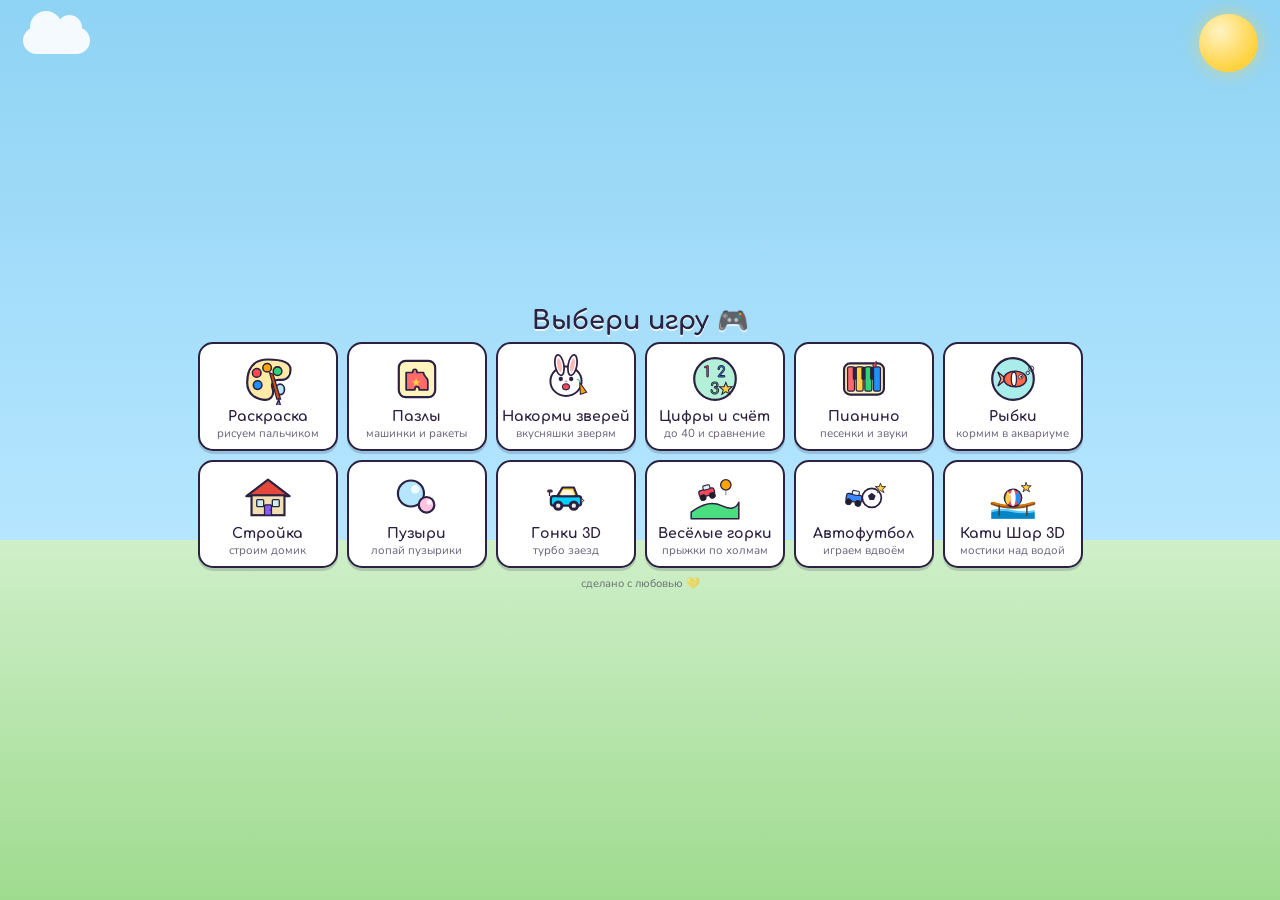
<file: index.html>
<!DOCTYPE html>
<html lang="ru">
<head>
<meta charset="UTF-8">
<meta name="viewport" content="width=device-width, initial-scale=1, maximum-scale=1, user-scalable=no, viewport-fit=cover">
<title>Игры</title>
<link href="https://fonts.googleapis.com/css2?family=Comfortaa:wght@700&family=Nunito:wght@600;800;900&display=swap" rel="stylesheet">
<style>
  :root{
    --sky-1:#8FD3F4;
    --sky-2:#B6E6FF;
    --card-bg:#FFFFFF;
    --ink:#2B2140;
    --sun:#FFD23F;
  }
  *{ box-sizing:border-box; -webkit-tap-highlight-color:transparent; }
  html,body{
    margin:0; padding:0;
    width:100%; height:100%;
    min-height:100%;
    font-family:'Nunito', sans-serif;
    color:var(--ink);
    background:linear-gradient(180deg, var(--sky-1), var(--sky-2) 60%, #CFEFC9 60%, #9FDB8F 100%);
    background-attachment:fixed;
    touch-action:manipulation;
  }
  .wrap{
    min-height:100%;
    display:flex;
    flex-direction:column;
    align-items:center;
    justify-content:center;
    box-sizing:border-box;
    padding-top:max(env(safe-area-inset-top, 0px), 1vmin);
    padding-bottom:max(env(safe-area-inset-bottom, 0px), 1.5vmin);
    padding-left:max(env(safe-area-inset-left, 0px), 2vmin);
    padding-right:max(env(safe-area-inset-right, 0px), 2vmin);
  }
  h1{
    font-family:'Comfortaa', sans-serif;
    font-weight:700;
    font-size:clamp(1rem, 3.4vmin, 1.6rem);
    margin:0 0 0.8vmin;
    text-align:center;
    text-shadow:0 2px 0 rgba(255,255,255,0.7);
  }
  .sun{
    position:absolute;
    top:1.5vmin; right:2.5vmin;
    width:6.5vmin; height:6.5vmin;
    min-width:30px; min-height:30px;
    border-radius:50%;
    background:radial-gradient(circle at 35% 30%, #FFF3C2, var(--sun) 70%);
    box-shadow:0 0 2vmin rgba(255,210,63,0.55);
    pointer-events:none;
  }
  .cloud{
    position:absolute;
    background:#fff;
    border-radius:99px;
    opacity:0.9;
    pointer-events:none;
  }
  .cloud::before, .cloud::after{
    content:"";
    position:absolute;
    background:#fff;
    border-radius:50%;
  }
  .cloud1{ top:3vmin; left:2.5vmin; width:7.5vmin; height:3vmin; }
  .cloud1::before{ width:3.6vmin; height:3.6vmin; top:-1.8vmin; left:0.8vmin; }
  .cloud1::after{ width:2.8vmin; height:2.8vmin; top:-1.3vmin; left:3.8vmin; }

  /* Сетка 6 колонок для 11-12 игр на Galaxy S10 (360px высоты) */
  .grid{
    position:relative;
    z-index:1;
    display:grid;
    grid-template-columns:repeat(6, minmax(80px, 140px));
    gap:clamp(4px, 1vmin, 10px);
    justify-content:center;
    max-width:940px;
    width:100%;
  }
  @media (max-width: 680px){
    .grid{
      grid-template-columns:repeat(4, minmax(80px, 130px));
    }
  }
  @media (max-width: 480px){
    .grid{
      grid-template-columns:repeat(3, minmax(80px, 120px));
    }
  }
  .card{
    display:flex;
    flex-direction:column;
    align-items:center;
    background:var(--card-bg);
    border:2.5px solid var(--ink);
    border-radius:15px;
    padding:1vmin 0.8vmin 0.9vmin;
    text-decoration:none;
    color:var(--ink);
    box-shadow:0 3px 0 rgba(43,33,64,0.18);
    transition:transform .12s ease, box-shadow .12s ease;
  }
  .card:active{
    transform:translateY(2px);
    box-shadow:0 1px 0 rgba(43,33,64,0.18);
  }
  @media(hover:hover){
    .card:hover{
      transform:translateY(-2.5px);
      box-shadow:0 5px 0 rgba(43,33,64,0.18);
    }
  }
  .icon{
    width:clamp(36px, 7.5vmin, 52px);
    height:clamp(36px, 7.5vmin, 52px);
    flex-shrink:0;
  }
  .card-title{
    font-family:'Comfortaa', sans-serif;
    font-weight:700;
    font-size:clamp(0.72rem, 1.9vmin, 0.88rem);
    margin-top:0.4vmin;
    text-align:center;
    white-space:nowrap;
  }
  .card-sub{
    font-size:clamp(0.6rem, 1.4vmin, 0.72rem);
    opacity:0.7;
    margin-top:0.1vmin;
    text-align:center;
    white-space:nowrap;
  }
  footer{
    margin-top:0.8vmin;
    font-size:0.7rem;
    opacity:0.6;
    text-align:center;
  }

  /* Экран поворота экрана */
  .rotate-prompt{
    display:none;
    position:fixed;
    inset:0;
    z-index:99999;
    background:rgba(43,33,64,0.94);
    backdrop-filter:blur(6px);
    -webkit-backdrop-filter:blur(6px);
    align-items:center;
    justify-content:center;
    padding:20px;
    color:#FFFFFF;
    text-align:center;
  }
  @media screen and (orientation: portrait){
    .rotate-prompt{ display:flex; }
  }
  .rotate-card{
    background:#FFFFFF;
    color:var(--ink);
    border:4px solid var(--ink);
    border-radius:22px;
    padding:20px 24px;
    max-width:300px;
    display:flex;
    flex-direction:column;
    align-items:center;
    box-shadow:0 8px 24px rgba(0,0,0,0.3);
  }
  .rotate-icon{
    width:56px;
    height:56px;
    color:#FFD23F;
    margin-bottom:10px;
    animation:phone-rotate 2.2s ease-in-out infinite;
  }
  .rotate-icon svg{ width:100%; height:100%; }
  @keyframes phone-rotate{
    0%,20%{ transform:rotate(0deg); }
    50%,70%{ transform:rotate(-90deg); }
    90%,100%{ transform:rotate(0deg); }
  }
</style>
<link rel="manifest" href="manifest.json">
<meta name="theme-color" content="#8FD3F4">
<link rel="icon" href="icon-192.png" type="image/png">
<link rel="apple-touch-icon" href="icon-512.png">
</head>
<body>
  <div class="rotate-prompt">
    <div class="rotate-card">
      <div class="rotate-icon">
        <svg viewBox="0 0 64 64" fill="none" stroke="currentColor" stroke-width="4" stroke-linecap="round" stroke-linejoin="round">
          <rect x="18" y="10" width="28" height="44" rx="4"/>
          <line x1="28" y1="46" x2="36" y2="46"/>
          <path d="M48 20 A 24 24 0 0 1 48 44" stroke-dasharray="4 4" stroke-width="2.5"/>
          <polyline points="48 48 48 42 42 45"/>
        </svg>
      </div>
      <div style="font-family:'Comfortaa', cursive; font-weight:700; font-size:1.2rem; margin-bottom:6px;">Поверни экран 🔄</div>
      <div style="font-size:0.88rem; opacity:0.85;">Игры работают в горизонтальном (альбомном) режиме</div>
    </div>
  </div>

  <div class="sun"></div>
  <div class="cloud cloud1"></div>
  <div class="wrap">
    <h1>Выбери игру 🎮</h1>
    <div class="grid">

      <!-- 1. Раскраска -->
      <a class="card" href="coloring_game.html">
        <svg class="icon" viewBox="0 0 120 120">
          <path d="M 60 15 C 25 15 12 38 12 68 C 12 95 32 108 55 108 C 65 108 72 100 72 90 C 72 84 69 80 69 74 C 69 66 76 62 84 62 L 92 62 C 105 62 112 52 112 38 C 112 22 92 15 60 15 Z" fill="#FFEAA7" stroke="#2B2140" stroke-width="5" stroke-linejoin="round"/>
          <circle cx="34" cy="46" r="10" fill="#FF4757" stroke="#2B2140" stroke-width="3.5"/>
          <circle cx="58" cy="34" r="10" fill="#FFA502" stroke="#2B2140" stroke-width="3.5"/>
          <circle cx="82" cy="42" r="10" fill="#2ED573" stroke="#2B2140" stroke-width="3.5"/>
          <circle cx="36" cy="74" r="10" fill="#1E90FF" stroke="#2B2140" stroke-width="3.5"/>
          <ellipse cx="88" cy="84" rx="10" ry="12" fill="#B6E6FF" stroke="#2B2140" stroke-width="4"/>
          <g transform="translate(64, 46) rotate(35)">
            <path d="M 0 0 L 8 -2 L 55 35 L 48 40 Z" fill="#D35400" stroke="#2B2140" stroke-width="3"/>
            <path d="M 52 38 L 62 46 C 65 49 68 53 66 56 C 64 58 59 58 56 55 Z" fill="#8B5CF6" stroke="#2B2140" stroke-width="3"/>
          </g>
        </svg>
        <div class="card-title">Раскраска</div>
        <div class="card-sub">рисуем пальчиком</div>
      </a>

      <!-- 2. Пазлы -->
      <a class="card" href="puzzle_game.html">
        <svg class="icon" viewBox="0 0 120 120">
          <rect x="18" y="18" width="84" height="84" rx="16" fill="#FFF3BE" stroke="#2B2140" stroke-width="5"/>
          <!-- Деталька пазла внутри -->
          <path d="M 35 45 L 50 45 C 50 35 60 35 60 45 L 75 45 C 75 55 85 55 85 65 L 85 85 L 65 85 C 65 75 55 75 55 85 L 35 85 Z" fill="#FF6B6B" stroke="#2B2140" stroke-width="4" stroke-linejoin="round"/>
          <polygon points="58,58 61,65 68,65 62,69 64,76 58,72 52,76 54,69 48,65 55,65" fill="#FFD23F"/>
        </svg>
        <div class="card-title">Пазлы</div>
        <div class="card-sub">машинки и ракеты</div>
      </a>

      <!-- 3. Накорми зверей -->
      <a class="card" href="feed_animals_game.html">
        <svg class="icon" viewBox="0 0 120 120">
          <!-- Мордочка зайки -->
          <ellipse cx="60" cy="65" rx="36" ry="34" fill="#FFFFFF" stroke="#2B2140" stroke-width="4.5"/>
          <!-- Ушки -->
          <ellipse cx="45" cy="28" rx="10" ry="24" fill="#FFFFFF" stroke="#2B2140" stroke-width="4" transform="rotate(-10 45 28)"/>
          <ellipse cx="45" cy="28" rx="5" ry="16" fill="#FFB8B8" transform="rotate(-10 45 28)"/>
          <ellipse cx="75" cy="28" rx="10" ry="24" fill="#FFFFFF" stroke="#2B2140" stroke-width="4" transform="rotate(10 75 28)"/>
          <ellipse cx="75" cy="28" rx="5" ry="16" fill="#FFB8B8" transform="rotate(10 75 28)"/>
          <!-- Глазки -->
          <circle cx="48" cy="60" r="5" fill="#2B2140"/>
          <circle cx="72" cy="60" r="5" fill="#2B2140"/>
          <!-- Носик и ротик -->
          <polygon points="60,68 56,64 64,64" fill="#FF6584"/>
          <ellipse cx="60" cy="78" rx="8" ry="7" fill="#FF4757" stroke="#2B2140" stroke-width="2.5"/>
          <!-- Морковка рядом -->
          <g transform="translate(76, 70) rotate(-25)">
            <polygon points="15,5 5,30 20,32" fill="#FFA502" stroke="#2B2140" stroke-width="2.5"/>
            <path d="M 15 5 Q 18 -2 12 -4" fill="none" stroke="#2ED573" stroke-width="2.5"/>
          </g>
        </svg>
        <div class="card-title">Накорми зверей</div>
        <div class="card-sub">вкусняшки зверям</div>
      </a>

      <!-- 4. Цифры и счёт -->
      <a class="card" href="numbers_game.html">
        <svg class="icon" viewBox="0 0 120 120">
          <circle cx="60" cy="60" r="48" fill="#B4F0D8" stroke="#2B2140" stroke-width="5"/>
          <text x="35" y="55" font-family="'Comfortaa', cursive" font-weight="900" font-size="34" fill="#FF4757" stroke="#2B2140" stroke-width="2">1</text>
          <text x="65" y="55" font-family="'Comfortaa', cursive" font-weight="900" font-size="34" fill="#1E90FF" stroke="#2B2140" stroke-width="2">2</text>
          <text x="48" y="94" font-family="'Comfortaa', cursive" font-weight="900" font-size="36" fill="#2ED573" stroke="#2B2140" stroke-width="2">3</text>
          <polygon points="85,68 89,78 100,78 91,85 94,95 85,89 76,95 79,85 70,78 81,78" fill="#FFD23F" stroke="#2B2140" stroke-width="2.5"/>
        </svg>
        <div class="card-title">Цифры и счёт</div>
        <div class="card-sub">до 40 и сравнение</div>
      </a>

      <!-- 5. Пианино -->
      <a class="card" href="piano_game.html">
        <svg class="icon" viewBox="0 0 120 120">
          <rect x="14" y="24" width="92" height="72" rx="14" fill="#FFF3BE" stroke="#2B2140" stroke-width="5"/>
          <!-- Радужные клавиши -->
          <rect x="22" y="32" width="16" height="56" rx="4" fill="#FF6B6B" stroke="#2B2140" stroke-width="3"/>
          <rect x="42" y="32" width="16" height="56" rx="4" fill="#FFD23F" stroke="#2B2140" stroke-width="3"/>
          <rect x="62" y="32" width="16" height="56" rx="4" fill="#2ED573" stroke="#2B2140" stroke-width="3"/>
          <rect x="82" y="32" width="16" height="56" rx="4" fill="#1E90FF" stroke="#2B2140" stroke-width="3"/>
          <!-- Чёрные полутона -->
          <rect x="34" y="32" width="9" height="30" rx="3" fill="#2B2140"/>
          <rect x="54" y="32" width="9" height="30" rx="3" fill="#2B2140"/>
          <rect x="74" y="32" width="9" height="30" rx="3" fill="#2B2140"/>
          <!-- Нотка -->
          <path d="M 88 18 L 88 28 A 4 4 0 1 1 84 25" fill="#FF4757" stroke="#2B2140" stroke-width="2"/>
        </svg>
        <div class="card-title">Пианино</div>
        <div class="card-sub">песенки и звуки</div>
      </a>

      <!-- 5. Рыбки -->
      <a class="card" href="fishes_game.html">
        <svg class="icon" viewBox="0 0 120 120">
          <circle cx="60" cy="60" r="48" fill="#A8EDEA" stroke="#2B2140" stroke-width="5"/>
          <g transform="translate(60, 60)">
            <path d="M -15 0 L -35 -16 L -28 0 L -35 16 Z" fill="#FFA07A" stroke="#2B2140" stroke-width="3"/>
            <ellipse cx="5" cy="0" rx="26" ry="18" fill="#FF6B4A" stroke="#2B2140" stroke-width="3.5"/>
            <ellipse cx="2" cy="0" rx="6" ry="16" fill="#FFFFFF" stroke="#2B2140" stroke-width="3"/>
            <circle cx="18" cy="-5" r="5" fill="#FFFFFF" stroke="#2B2140" stroke-width="2"/>
            <circle cx="19" cy="-5" r="2.5" fill="#2B2140"/>
            <circle cx="34" cy="-14" r="4" fill="none" stroke="#2B2140" stroke-width="2"/>
            <circle cx="42" cy="-24" r="6" fill="none" stroke="#2B2140" stroke-width="2"/>
          </g>
        </svg>
        <div class="card-title">Рыбки</div>
        <div class="card-sub">кормим в аквариуме</div>
      </a>

      <!-- 6. Стройка -->
      <a class="card" href="build_house_game.html">
        <svg class="icon" viewBox="0 0 120 120">
          <polygon points="10,58 60,20 110,58" fill="#E4483A" stroke="#2B2140" stroke-width="5" stroke-linejoin="round"/>
          <rect x="22" y="56" width="76" height="46" fill="#F3DFB4" stroke="#2B2140" stroke-width="5"/>
          <rect x="34" y="66" width="16" height="16" rx="2" fill="#CFEFEC" stroke="#2B2140" stroke-width="3"/>
          <rect x="70" y="66" width="16" height="16" rx="2" fill="#CFEFEC" stroke="#2B2140" stroke-width="3"/>
          <rect x="52" y="78" width="16" height="24" rx="2" fill="#8B5CF6" stroke="#2B2140" stroke-width="3"/>
          <circle cx="65" cy="90" r="1.6" fill="#2B2140"/>
        </svg>
        <div class="card-title">Стройка</div>
        <div class="card-sub">строим домик</div>
      </a>

      <!-- 7. Пузыри -->
      <a class="card" href="soap_bubbles_game.html">
        <svg class="icon" viewBox="0 0 120 120">
          <circle cx="46" cy="52" r="30" fill="#B6E6FF" stroke="#2B2140" stroke-width="5"/>
          <circle cx="56" cy="42" r="10" fill="#ffffff" opacity="0.8"/>
          <circle cx="82" cy="78" r="18" fill="#FFC2E0" stroke="#2B2140" stroke-width="5"/>
          <circle cx="88" cy="72" r="6" fill="#ffffff" opacity="0.8"/>
        </svg>
        <div class="card-title">Пузыри</div>
        <div class="card-sub">лопай пузырики</div>
      </a>

      <!-- 8. Гонки 3D -->
      <a class="card" href="racing/index.html">
        <svg class="icon" viewBox="0 0 120 120">
          <rect x="25" y="58" width="70" height="22" rx="6" fill="#00D2FF" stroke="#2B2140" stroke-width="5"/>
          <path d="M 40 58 L 52 38 L 78 38 L 86 58 Z" fill="#FFD23F" stroke="#2B2140" stroke-width="5" stroke-linejoin="round"/>
          <path d="M 52 44 L 74 44 L 79 56 L 47 56 Z" fill="#FFFFFF" opacity="0.8"/>
          <rect x="18" y="44" width="10" height="4" rx="2" fill="#E4483A" stroke="#2B2140" stroke-width="3"/>
          <line x1="22" y1="48" x2="22" y2="58" stroke="#2B2140" stroke-width="3"/>
          <polygon points="95,64 102,68 95,72" fill="#FFF3C2" stroke="#2B2140" stroke-width="2"/>
          <circle cx="42" cy="80" r="12" fill="#2B2140"/>
          <circle cx="42" cy="80" r="5" fill="#EDEAE2"/>
          <circle cx="78" cy="80" r="12" fill="#2B2140"/>
          <circle cx="78" cy="80" r="5" fill="#EDEAE2"/>
        </svg>
        <div class="card-title">Гонки 3D</div>
        <div class="card-sub">турбо заезд</div>
      </a>

      <!-- 9. Весёлые горки -->
      <a class="card" href="car_adventure_game.html">
        <svg class="icon" viewBox="0 0 120 120">
          <path d="M 5 95 Q 45 65 75 80 T 115 72 L 115 110 L 5 110 Z" fill="#4ADE80" stroke="#2B2140" stroke-width="3.5" stroke-linejoin="round"/>
          <!-- Воздушный шарик -->
          <circle cx="85" cy="32" r="12" fill="#FFA502" stroke="#2B2140" stroke-width="3"/>
          <line x1="85" y1="44" x2="85" y2="56" stroke="#64748B" stroke-width="2"/>
          <!-- Машинка на холмике -->
          <g transform="translate(42, 54) rotate(-14)">
            <rect x="-18" y="-12" width="36" height="15" rx="5" fill="#FF4757" stroke="#2B2140" stroke-width="3"/>
            <rect x="-6" y="-21" width="16" height="10" rx="3" fill="#E0F2FE" stroke="#2B2140" stroke-width="2.5"/>
            <circle cx="-11" cy="5" r="7" fill="#1E1E24" stroke="#2B2140" stroke-width="2"/>
            <circle cx="11" cy="5" r="7" fill="#1E1E24" stroke="#2B2140" stroke-width="2"/>
          </g>
        </svg>
        <div class="card-title">Весёлые горки</div>
        <div class="card-sub">прыжки по холмам</div>
      </a>

      <!-- 10. Футбол на авто -->
      <a class="card" href="car_soccer_game.html">
        <svg class="icon" viewBox="0 0 120 120">
          <!-- Мяч -->
          <circle cx="78" cy="62" r="22" fill="#FFFFFF" stroke="#2B2140" stroke-width="4"/>
          <polygon points="78,50 87,57 83,67 73,67 69,57" fill="#2B2140"/>
          <!-- Синяя машинка толкает мяч -->
          <g transform="translate(36, 68) rotate(10)">
            <rect x="-18" y="-14" width="36" height="17" rx="5" fill="#3A86FF" stroke="#2B2140" stroke-width="3"/>
            <rect x="-6" y="-23" width="16" height="10" rx="3" fill="#E0F2FE" stroke="#2B2140" stroke-width="2.5"/>
            <circle cx="-11" cy="5" r="7" fill="#1E1E24" stroke="#2B2140" stroke-width="2"/>
            <circle cx="11" cy="5" r="7" fill="#1E1E24" stroke="#2B2140" stroke-width="2"/>
          </g>
          <!-- Звездочка -->
          <polygon points="98,28 101,36 110,36 103,42 106,50 98,45 91,50 94,42 86,36 95,36" fill="#FFD23F" stroke="#2B2140" stroke-width="2"/>
        </svg>
        <div class="card-title">Автофутбол</div>
        <div class="card-sub">играем вдвоём</div>
      </a>

      <!-- 11. Кати Шар 3D -->
      <a class="card" href="ball_balance_game.html">
        <svg class="icon" viewBox="0 0 120 120">
          <!-- Вода снизу -->
          <path d="M 10 90 Q 35 84 60 90 T 110 90 L 110 110 L 10 110 Z" fill="#38BDF8" opacity="0.8"/>
          <path d="M 10 95 Q 35 90 60 95 T 110 95 L 110 110 L 10 110 Z" fill="#0284C7"/>
          <!-- Подвесной мостик -->
          <path d="M 12 75 Q 60 92 108 75" fill="none" stroke="#8B5324" stroke-width="7" stroke-linecap="round"/>
          <path d="M 14 73 Q 60 90 106 73" fill="none" stroke="#D97706" stroke-width="4" stroke-linecap="round"/>
          <!-- Опоры / сваи в воду -->
          <line x1="28" y1="80" x2="28" y2="102" stroke="#5C3B1E" stroke-width="3.5" stroke-linecap="round"/>
          <line x1="92" y1="80" x2="92" y2="102" stroke="#5C3B1E" stroke-width="3.5" stroke-linecap="round"/>
          <!-- 3D Шарик на мостике -->
          <g transform="translate(60, 62)">
            <!-- Тень под шариком -->
            <ellipse cx="0" cy="18" rx="14" ry="4" fill="rgba(43,33,64,0.3)"/>
            <!-- Тело шарика -->
            <circle cx="0" cy="0" r="20" fill="#FF4757" stroke="#2B2140" stroke-width="3.5"/>
            <!-- Полоски шарика -->
            <path d="M -12 -16 C -4 -5 -4 5 -12 16 C -18 10 -20 0 -12 -16 Z" fill="#FFD23F"/>
            <path d="M 12 -16 C 4 -5 4 5 12 16 C 18 10 20 0 12 -16 Z" fill="#1E90FF"/>
            <ellipse cx="0" cy="0" rx="6" ry="19.5" fill="#FFFFFF"/>
            <!-- Блик света -->
            <ellipse cx="-6" cy="-8" rx="4" ry="2.5" fill="#FFFFFF" opacity="0.85" transform="rotate(-30 -6 -8)"/>
          </g>
          <!-- Звёздочка над мостиком -->
          <polygon points="90,26 93,34 102,34 95,40 98,48 90,43 83,48 86,40 79,34 88,34" fill="#FFD23F" stroke="#2B2140" stroke-width="2"/>
        </svg>
        <div class="card-title">Кати Шар 3D</div>
        <div class="card-sub">мостики над водой</div>
      </a>

    </div>
    <footer>сделано с любовью 💛</footer>
  </div>
<script>
function lockLandscape() {
  if (screen.orientation && screen.orientation.lock) {
    screen.orientation.lock('landscape').catch(() => {});
  }
}
window.addEventListener('load', () => {
  lockLandscape();
  if ("serviceWorker" in navigator) {
    navigator.serviceWorker.register("sw.js").catch(() => {});
  }
});
window.addEventListener('pointerdown', lockLandscape, { once: true });
</script>
</body>
</html>
</file>
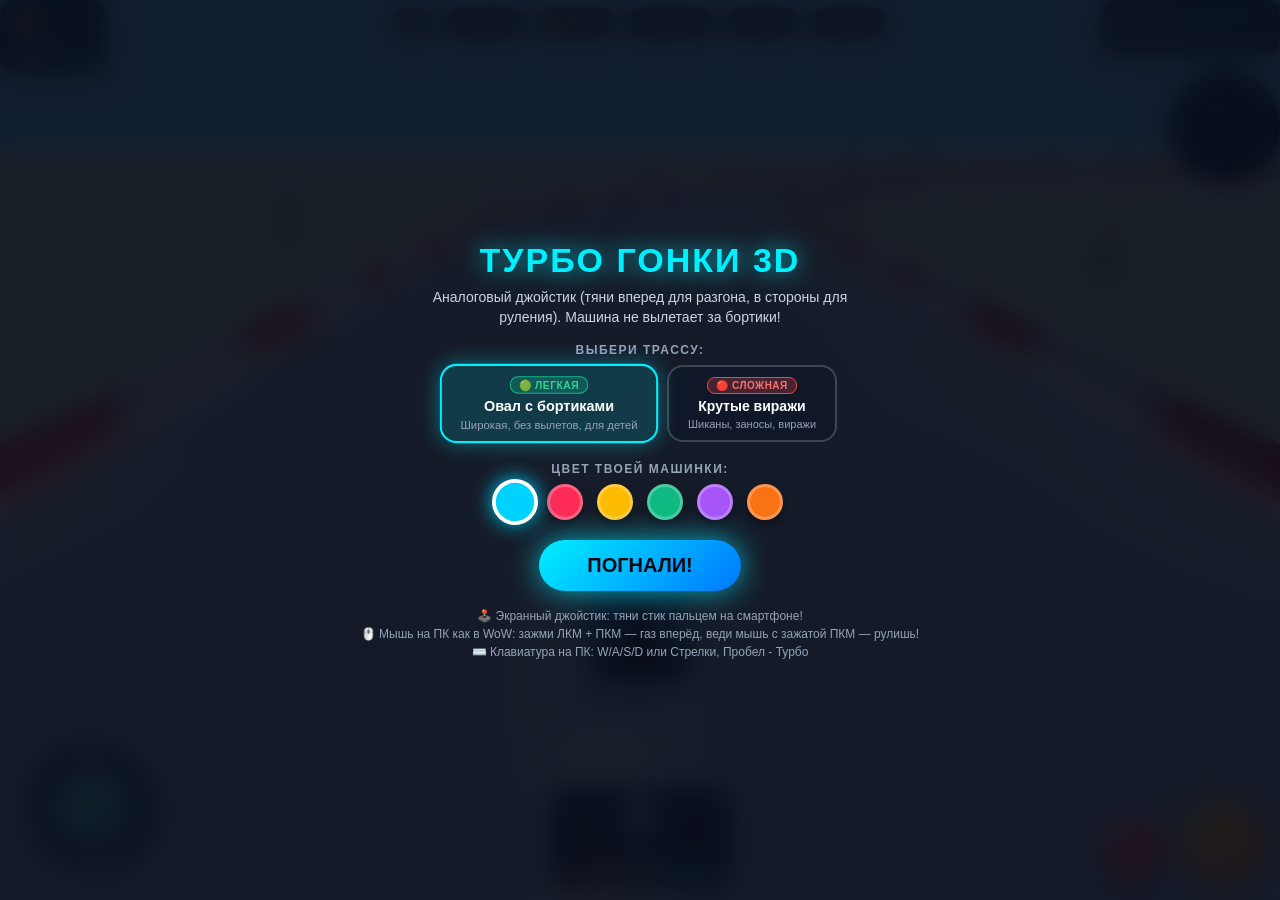
<file: racing/index.html>
<!DOCTYPE html>
<html lang="ru">
<head>
    <meta charset="UTF-8">
    <meta name="viewport" content="width=device-width, initial-scale=1.0, maximum-scale=1.0, user-scalable=no, viewport-fit=cover">
    <meta name="apple-mobile-web-app-capable" content="yes">
    <meta name="mobile-web-app-capable" content="yes">
    <meta name="apple-mobile-web-app-status-bar-style" content="black-translucent">
    <meta name="color-scheme" content="dark">
    <meta name="theme-color" content="#080d1a">
    <title>3D Гонки</title>
    <link rel="stylesheet" href="style.css">
</head>
<body>
    <div id="canvas-container"></div>

    <!-- Подсказка переворота в альбомную ориентацию -->
    <div id="portrait-rotate-notice">
        <span>🔄</span> Поверни экран горизонтально!
    </div>

    <!-- Верхний HUD -->
    <div id="hud-top">
        <div class="hud-panel" id="pos-panel">
            <span class="pos-big" id="ui-pos">1</span><span class="pos-total">/4</span>
            <div class="hud-row" style="margin-top: 4px;">КРУГ <span class="hud-val" id="ui-lap">1/3</span></div>
        </div>

        <div class="hud-panel" id="time-panel">
            <div class="hud-row">ВРЕМЯ: <span class="hud-val" id="ui-time">00:00.0</span></div>
            <div class="hud-row">ЛУЧШИЙ: <span class="hud-val" id="ui-best">--:--.-</span></div>
        </div>
    </div>

    <!-- Кнопки быстрого действия (Назад к играм, Меню трасс, Пауза, Камера, Звук, Экран) -->
    <div id="quick-actions">
        <a href="../index.html" class="small-btn" id="btn-exit-games" style="text-decoration: none; display: inline-flex; align-items: center; justify-content: center; padding: 6px 12px; font-size: 15px;" title="К другим играм">⬅️</a>
        <button class="small-btn" id="btn-track-menu" title="Выбор трассы">🏁 Меню</button>
        <button class="small-btn" id="btn-pause" title="Пауза">⏸️ Пауза</button>
        <button class="small-btn" id="btn-cam" title="Переключить камеру">🎥 Камера</button>
        <button class="small-btn" id="btn-sound" title="Вкл/Выкл звук">🔊 Звук</button>
        <button class="small-btn" id="btn-fullscreen" title="На весь экран">⛶ Экран</button>
    </div>

    <!-- Мини-карта -->
    <div id="minimap-container">
        <canvas id="minimap-canvas" width="110" height="110"></canvas>
    </div>

    <!-- Спидометр -->
    <div id="speedometer-panel">
        <div id="speed-number">0</div>
        <div id="speed-unit">КМ/Ч</div>
        <div id="nitro-label" style="font-size: 8px; color: #38bdf8; letter-spacing: 1px; font-weight: 700; margin-top: 3px;">⚡ НИТРО</div>
        <div id="nitro-bar-container">
            <div id="nitro-bar"></div>
        </div>
    </div>

    <!-- ВИРТУАЛЬНЫЙ АНАЛОГОВЫЙ ДЖОЙСТИК -->
    <div id="joystick-zone">
        <div id="joystick-base">
            <span class="joy-hint joy-hint-up">ГАЗ ▲</span>
            <span class="joy-hint joy-hint-down">▼ НАЗАД</span>
            <span class="joy-hint joy-hint-left">◄</span>
            <span class="joy-hint joy-hint-right">►</span>
            <div id="joystick-knob"></div>
        </div>
    </div>

    <!-- ПРАВЫЕ КНОПКИ ДЕЙСТВИЯ (ТУРБО И ТОРМОЗ) -->
    <div id="right-actions-zone">
        <div class="action-btn" id="btn-brake">
            🛑
            <span class="btn-label">СТОП</span>
        </div>
        <div class="action-btn" id="btn-nitro">
            ⚡
            <span class="btn-label">ТУРБО</span>
        </div>
    </div>

    <!-- Центральный баннер оповещений -->
    <div id="center-banner">СТАРТ!</div>

    <!-- Стартовое меню / Пауза -->
    <div id="overlay-screen">
        <h1>ТУРБО ГОНКИ 3D</h1>
        <p>Аналоговый джойстик (тяни вперед для разгона, в стороны для руления). Машина не вылетает за бортики!</p>

        <!-- Выбор трассы -->
        <div class="track-select-container">
            <div class="track-select-title">ВЫБЕРИ ТРАССУ:</div>
            <div class="track-buttons">
                <button class="track-btn active" id="btn-track-1" data-track="0">
                    <span class="track-badge easy">🟢 ЛЕГКАЯ</span>
                    <span class="track-name">Овал с бортиками</span>
                    <span class="track-desc">Широкая, без вылетов, для детей</span>
                </button>
                <button class="track-btn" id="btn-track-2" data-track="1">
                    <span class="track-badge hard">🔴 СЛОЖНАЯ</span>
                    <span class="track-name">Крутые виражи</span>
                    <span class="track-desc">Шиканы, заносы, виражи</span>
                </button>
            </div>
        </div>

        <!-- Выбор цвета машинки игрока -->
        <div class="color-select-container">
            <div class="color-select-title">ЦВЕТ ТВОЕЙ МАШИНКИ:</div>
            <div class="color-buttons">
                <button class="color-btn active" data-hue="0" data-hex="#00d2ff" style="--c: #00d2ff;" title="Синий"></button>
                <button class="color-btn" data-hue="2.27" data-hex="#ff2a55" style="--c: #ff2a55;" title="Красный"></button>
                <button class="color-btn" data-hue="3.55" data-hex="#ffbb00" style="--c: #ffbb00;" title="Золотой"></button>
                <button class="color-btn" data-hue="4.54" data-hex="#10b981" style="--c: #10b981;" title="Зелёный"></button>
                <button class="color-btn" data-hue="5.40" data-hex="#a855f7" style="--c: #a855f7;" title="Фиолетовый"></button>
                <button class="color-btn" data-hue="2.80" data-hex="#f97316" style="--c: #f97316;" title="Оранжевый"></button>
            </div>
        </div>

        <button class="start-btn" id="btn-start">ПОГНАЛИ!</button>
        
        <div class="controls-hint">
            <span>🕹️ Экранный джойстик: тяни стик пальцем на смартфоне!</span>
            <span>🖱️ Мышь на ПК как в WoW: зажми ЛКМ + ПКМ — газ вперёд, веди мышь с зажатой ПКМ — рулишь!</span>
            <span>⌨️ Клавиатура на ПК: W/A/S/D или Стрелки, Пробел - Турбо</span>
        </div>
    </div>

    <!-- Модальное окно паузы -->
    <div id="pause-screen" class="hidden">
        <h2>⏸️ ИГРА НА ПАУЗЕ</h2>
        <div class="pause-buttons">
            <button class="start-btn" id="btn-resume">▶️ ПРОДОЛЖИТЬ</button>
            <button class="menu-action-btn" id="btn-restart-pause">🔄 НАЧАТЬ ЗАНОВО</button>
            <button class="menu-action-btn" id="btn-track-menu-pause">🏁 ВЫБОР ТРАССЫ</button>
            <a href="../index.html" class="menu-action-btn" style="text-decoration: none; display: flex; justify-content: center; align-items: center;">⬅️ К ДРУГИМ ИГРАМ</a>
        </div>
    </div>

    <!-- Библиотеки Three.js и загрузчик 3D-моделей GLTF -->
    <script src="../lib/three.min.js"></script>
    <script src="../lib/GLTFLoader.js"></script>
    <script src="car_model.js"></script>
    <script src="grass_texture.js"></script>
    <script src="pine_model.js"></script>
    <script src="game.js"></script>
</body>
</html>
</file>
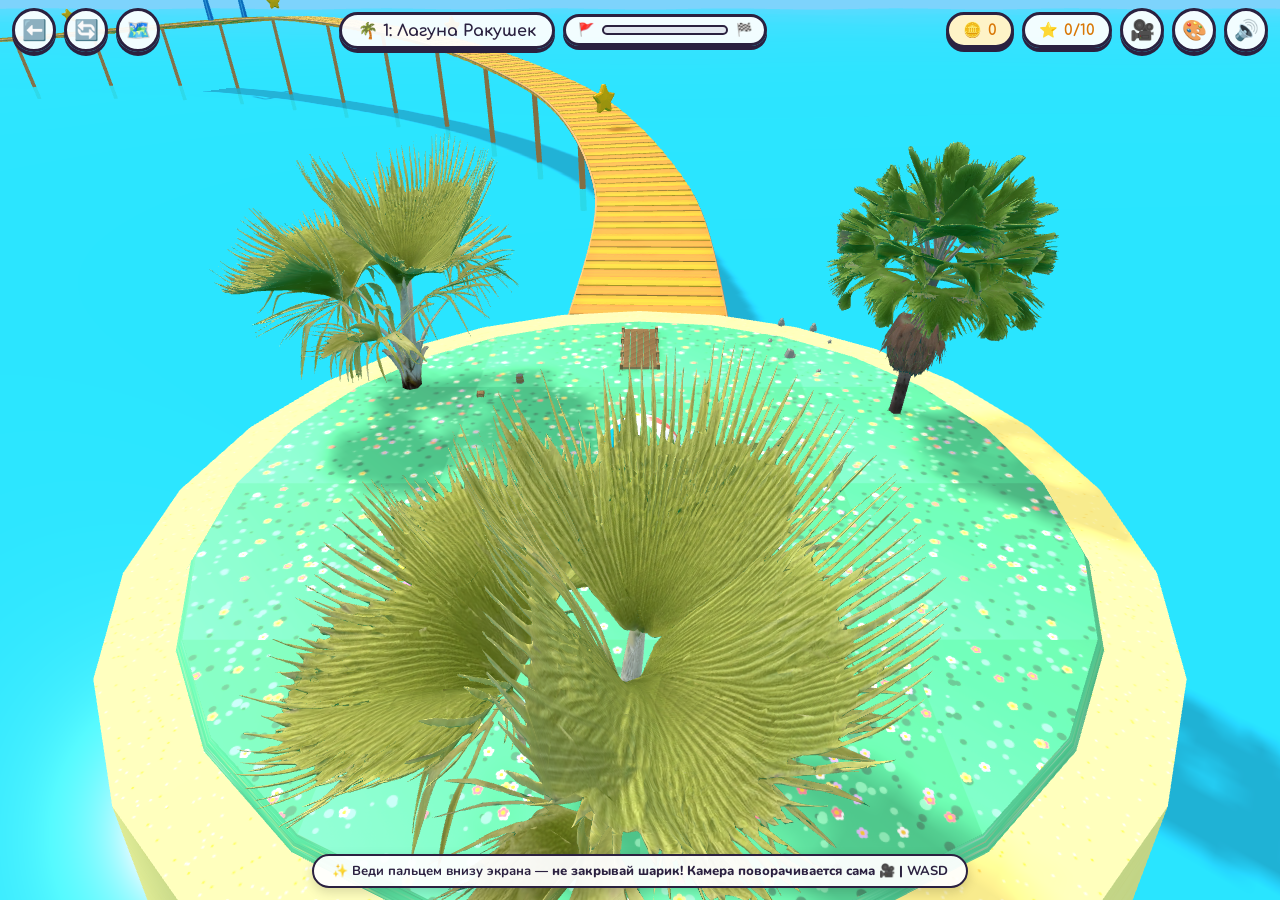
<file: ball_balance_game.html>
<!DOCTYPE html>
<html lang="ru">
<head>
<meta charset="UTF-8">
<meta name="viewport" content="width=device-width, initial-scale=1, maximum-scale=1, user-scalable=no, viewport-fit=cover">
<title>Кати Шар 3D — Баланс над водой</title>
<link href="https://fonts.googleapis.com/css2?family=Comfortaa:wght@700;900&family=Nunito:wght@700;800;900&display=swap" rel="stylesheet">
<style>
  :root {
    --ink: #2B2140;
    --sky-1: #38BDF8;
    --sky-2: #7DD3FC;
    --card-bg: #FFFFFF;
    --sun: #FFD23F;
    --gold: #F59E0B;
    --green: #10B981;
    --blue: #0284C7;
    --red: #EF4444;
  }

  * {
    box-sizing: border-box;
    -webkit-tap-highlight-color: transparent;
    margin: 0;
    padding: 0;
  }

  html, body {
    width: 100%;
    height: 100%;
    min-height: 100%;
    overflow: hidden;
    font-family: 'Nunito', sans-serif;
    color: var(--ink);
    background: #0284C7;
    touch-action: none;
    -webkit-user-select: none;
    user-select: none;
  }

  #webgl-canvas {
    position: fixed;
    inset: 0;
    width: 100%;
    height: 100%;
    display: block;
    z-index: 1;
    cursor: grab;
  }

  #webgl-canvas:active {
    cursor: grabbing;
  }

  #app {
    position: fixed;
    inset: 0;
    width: 100%;
    height: 100%;
    overflow: hidden;
    display: flex;
    flex-direction: column;
    justify-content: space-between;
    box-sizing: border-box;
    padding-top: max(env(safe-area-inset-top, 0px), 8px);
    padding-bottom: max(env(safe-area-inset-bottom, 0px), 10px);
    padding-left: max(env(safe-area-inset-left, 0px), 12px);
    padding-right: max(env(safe-area-inset-right, 0px), 12px);
    pointer-events: none;
    z-index: 10;
  }

  .top-bar {
    width: 100%;
    display: flex;
    align-items: center;
    justify-content: space-between;
    pointer-events: none;
  }

  .top-left, .top-center, .top-right {
    display: flex;
    align-items: center;
    gap: 8px;
    pointer-events: auto;
  }

  .btn {
    display: flex;
    align-items: center;
    justify-content: center;
    background: #FFFFFFEE;
    border: 3px solid var(--ink);
    border-radius: 99px;
    color: var(--ink);
    box-shadow: 0 4px 0 var(--ink);
    cursor: pointer;
    font-family: 'Comfortaa', cursive;
    font-weight: 700;
    transition: transform 0.1s ease, box-shadow 0.1s ease;
    text-decoration: none;
  }

  .btn:active {
    transform: translateY(2px);
    box-shadow: 0 2px 0 var(--ink);
  }

  .btn-icon {
    width: 44px;
    height: 44px;
    font-size: 20px;
    border-radius: 50%;
  }

  .level-badge {
    background: #FFFFFFEE;
    border: 3px solid var(--ink);
    border-radius: 99px;
    padding: 6px 16px;
    box-shadow: 0 4px 0 var(--ink);
    font-family: 'Comfortaa', cursive;
    font-weight: 900;
    font-size: clamp(13px, 2.2vmin, 16px);
    display: flex;
    align-items: center;
    gap: 8px;
    white-space: nowrap;
  }

  .stars-badge {
    background: #FFFFFFEE;
    border: 3px solid var(--ink);
    border-radius: 99px;
    padding: 6px 14px;
    box-shadow: 0 4px 0 var(--ink);
    font-family: 'Comfortaa', cursive;
    font-weight: 900;
    font-size: 15px;
    display: flex;
    align-items: center;
    gap: 6px;
    color: #D97706;
  }

  /* Прогресс-бар длины трассы */
  .progress-container {
    background: #FFFFFFEE;
    border: 3px solid var(--ink);
    border-radius: 99px;
    padding: 4px 12px;
    box-shadow: 0 4px 0 var(--ink);
    display: flex;
    align-items: center;
    gap: 8px;
    pointer-events: auto;
  }

  .progress-track {
    width: clamp(80px, 14vmin, 140px);
    height: 10px;
    background: #E2E8F0;
    border-radius: 99px;
    border: 2px solid var(--ink);
    overflow: hidden;
  }

  .progress-fill {
    height: 100%;
    width: 0%;
    background: linear-gradient(90deg, #F59E0B, #10B981);
    border-radius: 99px;
    transition: width 0.15s ease;
  }

  /* Всплывающее уведомление */
  .toast-banner {
    position: fixed;
    top: max(env(safe-area-inset-top, 0px), 64px);
    left: 50%;
    transform: translateX(-50%) translateY(-20px);
    background: #FFFFFFFA;
    border: 3px solid var(--ink);
    border-radius: 99px;
    padding: 8px 24px;
    box-shadow: 0 6px 0 var(--ink);
    font-family: 'Comfortaa', cursive;
    font-weight: 900;
    font-size: 16px;
    color: var(--ink);
    z-index: 50;
    opacity: 0;
    pointer-events: none;
    transition: opacity 0.25s ease, transform 0.25s cubic-bezier(0.18, 0.89, 0.32, 1.28);
  }

  .toast-banner.show {
    opacity: 1;
    transform: translateX(-50%) translateY(0);
  }

  /* Визуальный маркер тяги мыши */
  .mouse-drag-marker {
    position: fixed;
    width: 76px;
    height: 76px;
    margin-left: -38px;
    margin-top: -38px;
    border-radius: 50%;
    border: 3px dashed rgba(255, 255, 255, 0.85);
    background: rgba(255, 210, 63, 0.22);
    box-shadow: 0 0 16px rgba(255, 210, 63, 0.4);
    pointer-events: none;
    display: none;
    z-index: 15;
  }

  .mouse-drag-knob {
    position: absolute;
    top: 50%;
    left: 50%;
    width: 32px;
    height: 32px;
    margin-top: -16px;
    margin-left: -16px;
    border-radius: 50%;
    background: radial-gradient(circle at 35% 35%, #FFF3C2, #FFD23F);
    border: 3px solid var(--ink);
    box-shadow: 0 3px 0 var(--ink);
    transform: translate(0px, 0px);
  }

  /* Подсказка управления внизу */
  .hint-bar {
    position: fixed;
    bottom: max(env(safe-area-inset-bottom, 0px), 12px);
    left: 50%;
    transform: translateX(-50%);
    background: rgba(255, 255, 255, 0.94);
    border: 2.5px solid var(--ink);
    border-radius: 99px;
    padding: 6px 18px;
    font-size: 13px;
    font-weight: 800;
    color: var(--ink);
    pointer-events: none;
    z-index: 12;
    white-space: nowrap;
    box-shadow: 0 4px 12px rgba(0, 0, 0, 0.15);
  }

  /* Модальные окна */
  .modal-overlay {
    position: fixed;
    inset: 0;
    z-index: 999;
    background: rgba(43, 33, 64, 0.78);
    backdrop-filter: blur(8px);
    -webkit-backdrop-filter: blur(8px);
    display: flex;
    align-items: center;
    justify-content: center;
    padding: 16px;
    opacity: 0;
    pointer-events: none;
    transition: opacity 0.2s ease;
  }

  .modal-overlay.active {
    opacity: 1;
    pointer-events: auto;
  }

  .modal-box {
    background: #FFFFFF;
    border: 4px solid var(--ink);
    border-radius: 28px;
    padding: clamp(16px, 3.5vmin, 26px);
    width: 100%;
    max-width: 540px;
    max-height: 90vh;
    overflow-y: auto;
    box-shadow: 0 8px 0 var(--ink);
    display: flex;
    flex-direction: column;
    align-items: center;
    text-align: center;
    transform: scale(0.92);
    transition: transform 0.2s cubic-bezier(0.18, 0.89, 0.32, 1.28);
  }

  .modal-overlay.active .modal-box {
    transform: scale(1);
  }

  .modal-title {
    font-family: 'Comfortaa', cursive;
    font-weight: 900;
    font-size: clamp(20px, 3.8vmin, 26px);
    margin-bottom: 8px;
    color: var(--ink);
  }

  .modal-sub {
    font-size: clamp(13px, 2vmin, 15px);
    font-weight: 700;
    color: #64748B;
    margin-bottom: 16px;
  }

  .levels-grid {
    display: grid;
    grid-template-columns: repeat(auto-fit, minmax(130px, 1fr));
    gap: 12px;
    width: 100%;
    margin-bottom: 20px;
  }

  .level-card {
    background: #F8FAFC;
    border: 3px solid var(--ink);
    border-radius: 18px;
    padding: 12px 10px;
    cursor: pointer;
    box-shadow: 0 4px 0 var(--ink);
    transition: transform 0.1s ease, box-shadow 0.1s ease, background 0.1s ease;
    display: flex;
    flex-direction: column;
    align-items: center;
    gap: 6px;
  }

  .level-card:active {
    transform: translateY(2px);
    box-shadow: 0 2px 0 var(--ink);
  }

  .level-card.active-current {
    background: #FEF3C7;
    border-color: #D97706;
  }

  .level-card .lvl-num {
    font-family: 'Comfortaa', cursive;
    font-weight: 900;
    font-size: 22px;
  }

  .level-card .lvl-name {
    font-size: 13px;
    font-weight: 800;
    color: var(--ink);
  }

  .modal-actions {
    display: flex;
    gap: 12px;
    width: 100%;
    justify-content: center;
    flex-wrap: wrap;
  }

  .action-btn {
    flex: 1;
    min-width: 140px;
    padding: 12px 20px;
    font-size: 16px;
    font-weight: 900;
  }

  .btn-primary {
    background: radial-gradient(circle at 35% 35%, #FFE066, #FFD23F);
  }

  .btn-secondary {
    background: #F1F5F9;
  }

  .skins-grid {
    display: grid;
    grid-template-columns: repeat(auto-fit, minmax(80px, 1fr));
    gap: 10px;
    width: 100%;
    margin-bottom: 20px;
  }

  .skin-card {
    border: 3px solid var(--ink);
    border-radius: 16px;
    padding: 8px 4px;
    cursor: pointer;
    box-shadow: 0 4px 0 var(--ink);
    background: #F8FAFC;
    display: flex;
    flex-direction: column;
    align-items: center;
    gap: 5px;
    transition: transform 0.1s ease;
    position: relative;
  }

  .skin-card.active {
    background: #FEF3C7;
    border-color: #D97706;
  }

  .skin-card.locked {
    opacity: 0.65;
    background: #F1F5F9;
  }

  .skin-preview {
    width: 44px;
    height: 44px;
    border-radius: 50%;
    border: 2px solid var(--ink);
    box-shadow: inset -4px -4px 6px rgba(0,0,0,0.25), inset 4px 4px 6px rgba(255,255,255,0.4);
  }

  .skin-name {
    font-size: 11px;
    font-weight: 800;
  }

  .skin-price {
    font-size: 10px;
    font-weight: 900;
    color: #D97706;
    background: #FFFBEB;
    border: 1.5px solid #D97706;
    border-radius: 99px;
    padding: 1px 6px;
  }

  .win-stars {
    font-size: 44px;
    margin: 8px 0 16px;
    letter-spacing: 6px;
    animation: bounce 0.6s ease infinite alternate;
  }

  @keyframes bounce {
    from { transform: scale(0.95); }
    to { transform: scale(1.08); }
  }

  .rotate-prompt {
    display: none;
    position: fixed;
    inset: 0;
    z-index: 99999;
    background: rgba(43, 33, 64, 0.94);
    backdrop-filter: blur(6px);
    -webkit-backdrop-filter: blur(6px);
    align-items: center;
    justify-content: center;
    padding: 20px;
    color: #FFFFFF;
    text-align: center;
  }

  @media screen and (orientation: portrait) {
    .rotate-prompt { display: flex; }
  }

  .rotate-card {
    background: #FFFFFF;
    color: var(--ink);
    border: 4px solid var(--ink);
    border-radius: 22px;
    padding: 20px 24px;
    max-width: 300px;
    display: flex;
    flex-direction: column;
    align-items: center;
    box-shadow: 0 8px 24px rgba(0, 0, 0, 0.3);
  }

  .rotate-icon {
    width: 56px;
    height: 56px;
    color: #FFD23F;
    margin-bottom: 10px;
  }
</style>
</head>
<body>

  <div class="rotate-prompt">
    <div class="rotate-card">
      <div class="rotate-icon">
        <svg viewBox="0 0 64 64" fill="none" stroke="currentColor" stroke-width="4" stroke-linecap="round" stroke-linejoin="round">
          <rect x="18" y="10" width="28" height="44" rx="4"/>
          <line x1="28" y1="46" x2="36" y2="46"/>
          <path d="M48 20 A 24 24 0 0 1 48 44" stroke-dasharray="4 4" stroke-width="2.5"/>
          <polyline points="48 48 48 42 42 45"/>
        </svg>
      </div>
      <div style="font-family:'Comfortaa', cursive; font-weight:700; font-size:1.2rem; margin-bottom:6px;">Поверни экран 🔄</div>
      <div style="font-size:0.88rem; opacity:0.85;">Игра создана для горизонтального режима</div>
    </div>
  </div>

  <canvas id="webgl-canvas"></canvas>

  <div class="mouse-drag-marker" id="drag-marker">
    <div class="mouse-drag-knob" id="drag-knob"></div>
  </div>

  <div id="app">
    <div class="top-bar">
      <div class="top-left">
        <a href="index.html" class="btn btn-icon" title="К другим играм">⬅️</a>
        <button class="btn btn-icon" id="btn-restart" title="Начать заново">🔄</button>
        <button class="btn btn-icon" id="btn-levels-menu" title="Выбор уровня">🗺️</button>
      </div>

      <div class="top-center">
        <div class="level-badge" id="ui-level-name">🌴 Уровень 1</div>
        <div class="progress-container">
          <span style="font-size: 13px;">🚩</span>
          <div class="progress-track">
            <div class="progress-fill" id="ui-progress-fill"></div>
          </div>
          <span style="font-size: 13px;">🏁</span>
        </div>
      </div>

      <div class="top-right">
        <div class="stars-badge" id="ui-stars-bank-badge" style="color: #D97706; background: #FEF3C7;" title="Всего звёзд в копилке">🪙 <span id="ui-stars-bank">0</span></div>
        <div class="stars-badge" id="ui-stars-badge">⭐ <span id="ui-stars-count">0/8</span></div>
        <button class="btn btn-icon" id="btn-cam-view" title="Переключить камеру">🎥</button>
        <button class="btn btn-icon" id="btn-skins" title="Скин шарика">🎨</button>
        <button class="btn btn-icon" id="btn-sound" title="Вкл/Выкл звук">🔊</button>
      </div>
    </div>

    <div class="toast-banner" id="toast-banner">⛳ Чекпоинт сохранён!</div>

    <div class="hint-bar" id="hint-bar">
      ✨ <b>Веди пальцем внизу экрана</b> — не закрывай шарик! Камера поворачивается сама 🎥 | <b>WASD</b>
    </div>
  </div>

  <!-- Модальное окно победы на уровне -->
  <div class="modal-overlay" id="modal-win">
    <div class="modal-box">
      <div class="modal-title">🎉 ОСТРОВ ПРОЙДЕН!</div>
      <div class="modal-sub" id="win-subtitle">Ты отлично докатил шарик до следующего острова!</div>
      <div class="win-stars" id="win-stars-display">⭐⭐⭐</div>
      <div class="modal-actions">
        <button class="btn action-btn btn-secondary" id="btn-win-replay">🔄 Снова</button>
        <button class="btn action-btn btn-primary" id="btn-win-next">Следующий остров ➔</button>
      </div>
    </div>
  </div>

  <!-- Модальное окно выбора уровня -->
  <div class="modal-overlay" id="modal-levels">
    <div class="modal-box">
      <div class="modal-title">🗺️ КАРТА АРХИПЕЛАГА</div>
      <div class="modal-sub">Путешествуй по цепочке островов от Солнечной лагуны до Великого Маяка!</div>
      <div class="levels-grid" id="levels-grid"></div>
      <div class="modal-actions">
        <button class="btn action-btn btn-secondary" id="btn-close-levels">Закрыть</button>
      </div>
    </div>
  </div>

  <!-- Модальное окно выбора скина шарика -->
  <div class="modal-overlay" id="modal-skins">
    <div class="modal-box">
      <div class="modal-title">🎨 ВЫБЕРИ СКИН ШАРИКА</div>
      <div class="modal-sub">Выбери любимый цвет и узор для шарика!</div>
      <div class="skins-grid" id="skins-grid"></div>
      <div class="modal-actions">
        <button class="btn action-btn btn-primary" id="btn-close-skins">Готово</button>
      </div>
    </div>
  </div>

  <script src="lib/three.min.js"></script>
  <script src="lib/GLTFLoader.js"></script>
  <script src="models/models_data.js"></script>

  <script>
  /**
   * КАТИ ШАР 3D — Жанр Ballance / Super Monkey Ball
   * Открытые узкие мостики, рельефные горки, уклоны, инерция и ноль перил!
   */
  (function () {
    'use strict';

    // --- ЗВУКОВОЙ ДВИЖОК (WEB AUDIO API) ---
    class SoundEngine {
      constructor() {
        this.ctx = null;
        this.enabled = true;
        this.rollGain = null;
        this.rollOsc = null;
      }

      init() {
        if (this.ctx) return;
        const AudioCtx = window.AudioContext || window.webkitAudioContext;
        if (!AudioCtx) return;
        this.ctx = new AudioCtx();

        try {
          const osc = this.ctx.createOscillator();
          const filter = this.ctx.createBiquadFilter();
          const gain = this.ctx.createGain();

          osc.type = 'triangle';
          osc.frequency.setValueAtTime(75, this.ctx.currentTime);
          filter.type = 'lowpass';
          filter.frequency.setValueAtTime(160, this.ctx.currentTime);

          gain.gain.setValueAtTime(0, this.ctx.currentTime);

          osc.connect(filter);
          filter.connect(gain);
          gain.connect(this.ctx.destination);
          osc.start();

          this.rollOsc = osc;
          this.rollGain = gain;
        } catch (e) {}
      }

      resume() {
        if (this.ctx && this.ctx.state === 'suspended') {
          this.ctx.resume();
        }
      }

      setRollingSpeed(speed, onGround) {
        if (!this.ctx || !this.enabled || !this.rollGain) return;
        if (!onGround || speed < 0.2) {
          this.rollGain.gain.setTargetAtTime(0, this.ctx.currentTime, 0.05);
          return;
        }
        const vol = Math.min(0.24, (speed / 18) * 0.24);
        const pitch = 65 + Math.min(80, speed * 4);
        this.rollGain.gain.setTargetAtTime(vol, this.ctx.currentTime, 0.05);
        this.rollOsc.frequency.setTargetAtTime(pitch, this.ctx.currentTime, 0.05);
      }

      playStar() {
        if (!this.enabled || !this.ctx) return;
        this.resume();
        const notes = [659.25, 830.61, 1046.5];
        notes.forEach((freq, idx) => {
          const t = this.ctx.currentTime + idx * 0.06;
          const osc = this.ctx.createOscillator();
          const gain = this.ctx.createGain();
          osc.type = 'sine';
          osc.frequency.setValueAtTime(freq, t);
          gain.gain.setValueAtTime(0.22, t);
          gain.gain.exponentialRampToValueAtTime(0.001, t + 0.25);
          osc.connect(gain);
          gain.connect(this.ctx.destination);
          osc.start(t);
          osc.stop(t + 0.26);
        });
      }

      playSplash() {
        if (!this.enabled || !this.ctx) return;
        this.resume();
        const t = this.ctx.currentTime;
        const osc = this.ctx.createOscillator();
        const gain = this.ctx.createGain();
        osc.type = 'triangle';
        osc.frequency.setValueAtTime(340, t);
        osc.frequency.exponentialRampToValueAtTime(90, t + 0.4);
        gain.gain.setValueAtTime(0.35, t);
        gain.gain.exponentialRampToValueAtTime(0.001, t + 0.45);
        osc.connect(gain);
        gain.connect(this.ctx.destination);
        osc.start(t);
        osc.stop(t + 0.46);
      }

      playCheckpoint() {
        if (!this.enabled || !this.ctx) return;
        this.resume();
        const notes = [440, 554.37, 659.25, 880];
        notes.forEach((freq, idx) => {
          const t = this.ctx.currentTime + idx * 0.05;
          const osc = this.ctx.createOscillator();
          const gain = this.ctx.createGain();
          osc.type = 'sine';
          osc.frequency.setValueAtTime(freq, t);
          gain.gain.setValueAtTime(0.18, t);
          gain.gain.exponentialRampToValueAtTime(0.001, t + 0.35);
          osc.connect(gain);
          gain.connect(this.ctx.destination);
          osc.start(t);
          osc.stop(t + 0.36);
        });
      }

      playTurbo() {
        if (!this.enabled || !this.ctx) return;
        this.resume();
        const t = this.ctx.currentTime;
        const osc = this.ctx.createOscillator();
        const gain = this.ctx.createGain();
        osc.type = 'triangle';
        osc.frequency.setValueAtTime(320, t);
        osc.frequency.exponentialRampToValueAtTime(880, t + 0.28);
        gain.gain.setValueAtTime(0.28, t);
        gain.gain.exponentialRampToValueAtTime(0.001, t + 0.35);
        osc.connect(gain);
        gain.connect(this.ctx.destination);
        osc.start(t);
        osc.stop(t + 0.36);
      }

      playHole() {
        if (!this.enabled || !this.ctx) return;
        this.resume();
        const t = this.ctx.currentTime;
        const osc = this.ctx.createOscillator();
        const gain = this.ctx.createGain();
        osc.type = 'sine';
        osc.frequency.setValueAtTime(320, t);
        osc.frequency.exponentialRampToValueAtTime(70, t + 0.22);
        gain.gain.setValueAtTime(0.4, t);
        gain.gain.exponentialRampToValueAtTime(0.001, t + 0.25);
        osc.connect(gain);
        gain.connect(this.ctx.destination);
        osc.start(t);
        osc.stop(t + 0.26);
      }

      playWin() {
        if (!this.enabled || !this.ctx) return;
        this.resume();
        const melody = [
          { f: 523.25, d: 0.12 },
          { f: 659.25, d: 0.12 },
          { f: 783.99, d: 0.14 },
          { f: 1046.5, d: 0.45 }
        ];
        let accTime = this.ctx.currentTime;
        melody.forEach(item => {
          const osc = this.ctx.createOscillator();
          const gain = this.ctx.createGain();
          osc.type = 'triangle';
          osc.frequency.setValueAtTime(item.f, accTime);
          gain.gain.setValueAtTime(0.3, accTime);
          gain.gain.exponentialRampToValueAtTime(0.001, accTime + item.d);
          osc.connect(gain);
          gain.connect(this.ctx.destination);
          osc.start(accTime);
          osc.stop(accTime + item.d + 0.02);
          accTime += item.d;
        });
      }
    }

    const sound = new SoundEngine();

    // --- ПРОЦЕДУРНЫЕ ГЕНЕРАТОРЫ ТЕКСТУР (ДЕРЕВО, КАНАТЫ, ТРАВА, ПЕСОК) ---
    function makeWoodTexture(bgHex, lineHex) {
      const cvs = document.createElement('canvas');
      cvs.width = 512; cvs.height = 256;
      const ctx = cvs.getContext('2d');
      ctx.fillStyle = bgHex;
      ctx.fillRect(0, 0, cvs.width, cvs.height);

      // Продольные волокна древесины
      for (let i = 0; i < 45; i++) {
        const y = Math.random() * cvs.height;
        const h = 2 + Math.random() * 6;
        ctx.fillStyle = (i % 2 === 0) ? lineHex : 'rgba(0,0,0,0.12)';
        ctx.fillRect(0, y, cvs.width, h);
      }

      // Тёмная аккуратная фаска по периметру
      ctx.strokeStyle = 'rgba(40, 20, 5, 0.42)';
      ctx.lineWidth = 14;
      ctx.strokeRect(0, 0, cvs.width, cvs.height);

      // Золотисто-медные шляпки гвоздей по углам
      const nail = (x, y) => {
        ctx.fillStyle = '#451A03';
        ctx.beginPath(); ctx.arc(x, y, 10, 0, Math.PI * 2); ctx.fill();
        ctx.fillStyle = '#F59E0B';
        ctx.beginPath(); ctx.arc(x - 2, y - 2, 6, 0, Math.PI * 2); ctx.fill();
      };
      nail(28, 28);
      nail(28, cvs.height - 28);
      nail(cvs.width - 28, 28);
      nail(cvs.width - 28, cvs.height - 28);

      const tex = new THREE.CanvasTexture(cvs);
      tex.wrapS = THREE.RepeatWrapping;
      tex.wrapT = THREE.RepeatWrapping;
      return tex;
    }

    function makeRopeTexture() {
      const cvs = document.createElement('canvas');
      cvs.width = 128; cvs.height = 128;
      const ctx = cvs.getContext('2d');
      ctx.fillStyle = '#92400E';
      ctx.fillRect(0, 0, cvs.width, cvs.height);
      ctx.fillStyle = '#78350F';
      for (let x = -128; x < 256; x += 22) {
        ctx.beginPath();
        ctx.moveTo(x, 0); ctx.lineTo(x + 128, 128); ctx.lineTo(x + 138, 128); ctx.lineTo(x + 10, 0);
        ctx.fill();
      }
      ctx.fillStyle = '#FDE68A';
      for (let x = -128; x < 256; x += 22) {
        ctx.beginPath();
        ctx.moveTo(x + 4, 0); ctx.lineTo(x + 132, 128); ctx.lineTo(x + 135, 128); ctx.lineTo(x + 7, 0);
        ctx.fill();
      }
      const tex = new THREE.CanvasTexture(cvs);
      tex.wrapS = THREE.RepeatWrapping;
      tex.wrapT = THREE.RepeatWrapping;
      tex.repeat.set(16, 1);
      return tex;
    }

    function makeGrassTexture(hasFlowers) {
      const cvs = document.createElement('canvas');
      cvs.width = 512; cvs.height = 512;
      const ctx = cvs.getContext('2d');
      const grad = ctx.createLinearGradient(0, 0, 512, 512);
      grad.addColorStop(0, '#22C55E');
      grad.addColorStop(0.5, '#16A34A');
      grad.addColorStop(1, '#15803D');
      ctx.fillStyle = grad;
      ctx.fillRect(0, 0, 512, 512);

      // Пятнышки сочной зелени
      for (let i = 0; i < 180; i++) {
        ctx.fillStyle = (i % 2 === 0) ? '#4ADE80' : '#14532D';
        ctx.beginPath();
        ctx.arc(Math.random() * 512, Math.random() * 512, 3 + Math.random() * 6, 0, Math.PI * 2);
        ctx.fill();
      }

      // Цветы на лужайке
      if (hasFlowers) {
        const colors = ['#FFFFFF', '#FDE047', '#F43F5E', '#C084FC'];
        for (let i = 0; i < 50; i++) {
          const fx = Math.random() * 512;
          const fy = Math.random() * 512;
          ctx.fillStyle = colors[i % colors.length];
          for (let p = 0; p < 5; p++) {
            const ang = (p / 5) * Math.PI * 2;
            ctx.beginPath();
            ctx.arc(fx + Math.cos(ang) * 5, fy + Math.sin(ang) * 5, 3.5, 0, Math.PI * 2);
            ctx.fill();
          }
          ctx.fillStyle = '#F59E0B';
          ctx.beginPath(); ctx.arc(fx, fy, 3.5, 0, Math.PI * 2); ctx.fill();
        }
      }
      const tex = new THREE.CanvasTexture(cvs);
      tex.wrapS = THREE.RepeatWrapping;
      tex.wrapT = THREE.RepeatWrapping;
      tex.repeat.set(4, 4);
      return tex;
    }

    function makeSandTexture() {
      const cvs = document.createElement('canvas');
      cvs.width = 256; cvs.height = 256;
      const ctx = cvs.getContext('2d');
      ctx.fillStyle = '#FDE047';
      ctx.fillRect(0, 0, 256, 256);
      for (let i = 0; i < 300; i++) {
        ctx.fillStyle = (i % 2 === 0) ? '#F59E0B' : '#FEF08A';
        ctx.fillRect(Math.random() * 256, Math.random() * 256, 2, 2);
      }
      const tex = new THREE.CanvasTexture(cvs);
      tex.wrapS = THREE.RepeatWrapping;
      tex.wrapT = THREE.RepeatWrapping;
      tex.repeat.set(5, 5);
      return tex;
    }

    // --- 6 КРУТЫХ СКИНОВ ШАРИКА (ОТКРЫВАЮТСЯ ЗА СОБРАННЫЕ ЗВЁЗДЫ) ---
    const SKINS = [
      {
        id: 'beach',
        name: 'Пляжный',
        price: 0,
        color: '#FF4757',
        generator: () => {
          const cvs = document.createElement('canvas');
          cvs.width = 1024; cvs.height = 512;
          const ctx = cvs.getContext('2d');
          const cols = ['#FF3B30', '#FFFFFF', '#FF9500', '#FFFFFF', '#007AFF', '#FFFFFF', '#34C759', '#FFFFFF'];
          const w = cvs.width / cols.length;
          cols.forEach((col, i) => {
            ctx.fillStyle = col;
            ctx.fillRect(i * w, 0, w, cvs.height);
          });
          ctx.fillStyle = '#FFFFFF';
          ctx.fillRect(0, 0, cvs.width, 36);
          ctx.fillRect(0, cvs.height - 36, cvs.width, 36);
          ctx.fillStyle = '#FFD23F';
          ctx.fillRect(0, cvs.height / 2 - 16, cvs.width, 32);
          return new THREE.CanvasTexture(cvs);
        }
      },
      {
        id: 'cat',
        name: 'Котик 🐱',
        price: 5,
        color: '#F97316',
        generator: () => {
          const cvs = document.createElement('canvas');
          cvs.width = 1024; cvs.height = 512;
          const ctx = cvs.getContext('2d');
          ctx.fillStyle = '#FDBA74';
          ctx.fillRect(0, 0, cvs.width, cvs.height);
          // Белая грудка
          ctx.fillStyle = '#FFFFFF';
          ctx.beginPath(); ctx.ellipse(cvs.width * 0.5, 340, 160, 140, 0, 0, Math.PI * 2); ctx.fill();
          // Глаза котика
          ctx.fillStyle = '#15803D';
          ctx.beginPath(); ctx.ellipse(cvs.width * 0.42, 200, 24, 34, 0, 0, Math.PI * 2); ctx.fill();
          ctx.beginPath(); ctx.ellipse(cvs.width * 0.58, 200, 24, 34, 0, 0, Math.PI * 2); ctx.fill();
          ctx.fillStyle = '#1E293B';
          ctx.beginPath(); ctx.ellipse(cvs.width * 0.42, 200, 10, 30, 0, 0, Math.PI * 2); ctx.fill();
          ctx.beginPath(); ctx.ellipse(cvs.width * 0.58, 200, 10, 30, 0, 0, Math.PI * 2); ctx.fill();
          // Блики
          ctx.fillStyle = '#FFFFFF';
          ctx.beginPath(); ctx.arc(cvs.width * 0.40, 185, 8, 0, Math.PI * 2); ctx.fill();
          ctx.beginPath(); ctx.arc(cvs.width * 0.56, 185, 8, 0, Math.PI * 2); ctx.fill();
          // Носик и усы
          ctx.fillStyle = '#F43F5E';
          ctx.beginPath();
          ctx.moveTo(cvs.width * 0.5, 230);
          ctx.lineTo(cvs.width * 0.47, 218);
          ctx.lineTo(cvs.width * 0.53, 218);
          ctx.closePath(); ctx.fill();
          // Усики
          ctx.strokeStyle = '#7C2D12'; ctx.lineWidth = 5; ctx.lineCap = 'round';
          ctx.beginPath();
          ctx.moveTo(cvs.width * 0.38, 225); ctx.lineTo(cvs.width * 0.26, 215);
          ctx.moveTo(cvs.width * 0.38, 235); ctx.lineTo(cvs.width * 0.25, 238);
          ctx.moveTo(cvs.width * 0.62, 225); ctx.lineTo(cvs.width * 0.74, 215);
          ctx.moveTo(cvs.width * 0.62, 235); ctx.lineTo(cvs.width * 0.75, 238);
          ctx.stroke();
          return new THREE.CanvasTexture(cvs);
        }
      },
      {
        id: 'watermelon',
        name: 'Арбузик 🍉',
        price: 10,
        color: '#10B981',
        generator: () => {
          const cvs = document.createElement('canvas');
          cvs.width = 1024; cvs.height = 512;
          const ctx = cvs.getContext('2d');
          ctx.fillStyle = '#059669';
          ctx.fillRect(0, 0, cvs.width, cvs.height);
          // Темно-зеленые полосы
          ctx.fillStyle = '#064E3B';
          for (let x = 0; x < cvs.width; x += 90) {
            ctx.beginPath();
            ctx.moveTo(x, 0);
            ctx.bezierCurveTo(x + 25, 170, x - 25, 340, x, 512);
            ctx.lineTo(x + 36, 512);
            ctx.bezierCurveTo(x + 11, 340, x + 61, 170, x + 36, 0);
            ctx.closePath();
            ctx.fill();
          }
          return new THREE.CanvasTexture(cvs);
        }
      },
      {
        id: 'smile',
        name: 'Смайлик 😄',
        price: 15,
        color: '#FFD23F',
        generator: () => {
          const cvs = document.createElement('canvas');
          cvs.width = 1024; cvs.height = 512;
          const ctx = cvs.getContext('2d');
          ctx.fillStyle = '#FFD23F';
          ctx.fillRect(0, 0, cvs.width, cvs.height);
          ctx.fillStyle = '#2B2140';
          ctx.beginPath(); ctx.ellipse(cvs.width * 0.42, 200, 26, 38, 0, 0, Math.PI * 2); ctx.fill();
          ctx.beginPath(); ctx.ellipse(cvs.width * 0.58, 200, 26, 38, 0, 0, Math.PI * 2); ctx.fill();
          ctx.fillStyle = '#FFFFFF';
          ctx.beginPath(); ctx.arc(cvs.width * 0.44, 185, 12, 0, Math.PI * 2); ctx.fill();
          ctx.beginPath(); ctx.arc(cvs.width * 0.60, 185, 12, 0, Math.PI * 2); ctx.fill();
          ctx.strokeStyle = '#2B2140'; ctx.lineWidth = 18; ctx.lineCap = 'round';
          ctx.beginPath(); ctx.arc(cvs.width * 0.5, 230, 72, 0.25, Math.PI - 0.25); ctx.stroke();
          ctx.fillStyle = '#FF6B6B';
          ctx.beginPath(); ctx.arc(cvs.width * 0.35, 250, 22, 0, Math.PI * 2); ctx.fill();
          ctx.beginPath(); ctx.arc(cvs.width * 0.65, 250, 22, 0, Math.PI * 2); ctx.fill();
          return new THREE.CanvasTexture(cvs);
        }
      },
      {
        id: 'fire',
        name: 'Огонь 🔥',
        price: 25,
        color: '#EF4444',
        generator: () => {
          const cvs = document.createElement('canvas');
          cvs.width = 1024; cvs.height = 512;
          const ctx = cvs.getContext('2d');
          const grad = ctx.createLinearGradient(0, 0, 0, cvs.height);
          grad.addColorStop(0, '#7F1D1D');
          grad.addColorStop(0.5, '#DC2626');
          grad.addColorStop(1, '#F59E0B');
          ctx.fillStyle = grad;
          ctx.fillRect(0, 0, cvs.width, cvs.height);
          // Языки пламени
          for (let i = 0; i < cvs.width; i += 70) {
            ctx.fillStyle = '#FEF08A';
            ctx.beginPath();
            ctx.moveTo(i, cvs.height);
            ctx.quadraticCurveTo(i + 35, 120 + Math.random() * 80, i + 70, cvs.height);
            ctx.fill();
          }
          return new THREE.CanvasTexture(cvs);
        }
      },
      {
        id: 'galaxy',
        name: 'Космос 🌌',
        price: 35,
        color: '#8B5CF6',
        generator: () => {
          const cvs = document.createElement('canvas');
          cvs.width = 1024; cvs.height = 512;
          const ctx = cvs.getContext('2d');
          const grad = ctx.createLinearGradient(0, 0, cvs.width, cvs.height);
          grad.addColorStop(0, '#0F172A');
          grad.addColorStop(0.5, '#581C87');
          grad.addColorStop(1, '#0284C7');
          ctx.fillStyle = grad;
          ctx.fillRect(0, 0, cvs.width, cvs.height);
          ctx.fillStyle = '#FFFFFF';
          for (let i = 0; i < 220; i++) {
            const rx = Math.random() * cvs.width;
            const ry = Math.random() * cvs.height;
            const r = Math.random() * 3 + 1;
            ctx.beginPath(); ctx.arc(rx, ry, r, 0, Math.PI * 2); ctx.fill();
          }
          return new THREE.CanvasTexture(cvs);
        }
      }
    ];

    let currentSkinIndex = 0;
    let totalStarsBank = parseInt(localStorage.getItem('ball_balance_stars_bank') || '0', 10);

    // --- МАТЕРИАЛЫ СЦЕНЫ С ТЕКСТУРАМИ (MEADOW GRASS & AERIAL BEACH SAND ИЗ POLY HAVEN) ---
    function createTextureFromBase64(dataUri, repeatX = 4, repeatY = 4) {
      if (!dataUri) return null;
      const img = new Image();
      const tex = new THREE.Texture(img);
      img.onload = () => {
        tex.wrapS = THREE.RepeatWrapping;
        tex.wrapT = THREE.RepeatWrapping;
        tex.repeat.set(repeatX, repeatY);
        tex.encoding = THREE.sRGBEncoding;
        tex.needsUpdate = true;
      };
      img.src = dataUri;
      return tex;
    }

    const woodTex1 = makeWoodTexture('#D97706', '#B45309');
    const woodTex2 = makeWoodTexture('#B45309', '#92400E');
    const ropeTex = makeRopeTexture();

    // Высококачественные фотореалистичные текстуры из Poly Haven / Avelora (без CORS на file:///)
    const grassTex = (window.TEXTURES_BASE64 && window.TEXTURES_BASE64.grass)
      ? createTextureFromBase64(window.TEXTURES_BASE64.grass, 5, 5)
      : makeGrassTexture(true);

    const sandTex = (window.TEXTURES_BASE64 && window.TEXTURES_BASE64.sand)
      ? createTextureFromBase64(window.TEXTURES_BASE64.sand, 5, 5)
      : makeSandTexture();

    const pebblesTex = (window.TEXTURES_BASE64 && window.TEXTURES_BASE64.pebbles)
      ? createTextureFromBase64(window.TEXTURES_BASE64.pebbles, 6, 6)
      : null;

    const MATS = {
      woodPlank1: new THREE.MeshStandardMaterial({ map: woodTex1, roughness: 0.65 }),
      woodPlank2: new THREE.MeshStandardMaterial({ map: woodTex2, roughness: 0.65 }),
      woodBeam: new THREE.MeshStandardMaterial({ color: 0x78350F, roughness: 0.8 }),
      rope: new THREE.MeshStandardMaterial({ map: ropeTex, roughness: 0.85 }),
      stonePath: new THREE.MeshStandardMaterial({
        map: pebblesTex,
        color: pebblesTex ? 0xFFFFFF : 0x94A3B8,
        roughness: 0.75
      }),
      islandSand: new THREE.MeshStandardMaterial({
        map: sandTex,
        roughness: 0.85
      }),
      islandGrass: new THREE.MeshStandardMaterial({
        map: grassTex,
        roughness: 0.65,
        metalness: 0.05
      }),
      palmBark: new THREE.MeshStandardMaterial({ color: 0x92400E, roughness: 0.85 }),
      palmLeaf: new THREE.MeshStandardMaterial({ color: 0x10B981, roughness: 0.4, side: THREE.DoubleSide }),
      goldStar: new THREE.MeshStandardMaterial({ color: 0xFBBF24, roughness: 0.15, metalness: 0.7, emissive: 0xD97706, emissiveIntensity: 0.4 }),
      turboGate: new THREE.MeshStandardMaterial({ color: 0xF59E0B, roughness: 0.3, emissive: 0xD97706, emissiveIntensity: 0.5 }),
      checkpointArch: new THREE.MeshStandardMaterial({ color: 0x3B82F6, roughness: 0.4 }),
      checkpointGemBlue: new THREE.MeshStandardMaterial({ color: 0x38BDF8, roughness: 0.1, metalness: 0.5, emissive: 0x0284C7, emissiveIntensity: 0.6 }),
      checkpointGemGreen: new THREE.MeshStandardMaterial({ color: 0x34D399, roughness: 0.1, metalness: 0.5, emissive: 0x10B981, emissiveIntensity: 0.8 })
    };

    // --- 5 ГРАНДИОЗНЫХ ТРАСС-ПРОДОЛЖЕНИЙ (МАСШТАБ 250-330 МЕТРОВ КАЖДАЯ!) ---
    const LEVELS_CONFIG = [
      {
        id: 0,
        name: 'Лагуна Ракушек',
        icon: '🌴',
        desc: 'Начало кругосветного плавания! Подвесной мост через тропические атоллы и бирюзовые отмели.',
        starsTotal: 10,
        spawn: { x: 0, y: 3.8, z: 0 },
        theme: { name: 'tropical', seed: 1.2, palmCount: 3, hasLighthouse: false },
        pathPoints: [
          [0, 3.2, 0, 3.0],
          [0, 3.2, 16, 2.8],
          [4, 4.0, 32, 2.6],
          [14, 5.2, 48, 2.5],
          [28, 6.0, 60, 2.5],     // Вершина видового холма над лагуной
          [44, 5.0, 68, 2.5],
          [62, 3.8, 68, 2.6],     // Спуск к воде
          [78, 3.4, 60, 2.6],
          [90, 4.2, 46, 2.5],
          [96, 5.5, 28, 2.5],     // Дуга вокруг кораллового рифа
          [92, 6.2, 10, 2.4],
          [82, 5.0, -8, 2.5],
          [74, 3.8, -24, 2.6],
          [70, 3.4, -40, 2.6],
          [72, 4.4, -56, 2.5],
          [68, 5.2, -70, 2.6],
          [65, 4.0, -85, 3.2]     // Финишный Остров 1 («Изумрудные Пики»)
        ],
        turboGates: [0.28, 0.65],
        checkpoints: [0.45]
      },
      {
        id: 1,
        name: 'Изумрудные Пики',
        icon: '⛰️',
        desc: 'Продолжение пути со второго острова! Высокие мосты над морским каньоном и древними скалами.',
        starsTotal: 12,
        spawn: { x: 65, y: 4.5, z: -85 },
        theme: { name: 'emerald', seed: 2.7, palmCount: 2, hasLighthouse: false },
        pathPoints: [
          [65, 4.0, -85, 3.2],    // Старт прямо с Острова 1!
          [68, 4.0, -100, 2.8],
          [76, 5.2, -114, 2.6],
          [90, 6.8, -124, 2.5],
          [108, 8.2, -126, 2.4],  // Панорамный мост на высоте 8 метров!
          [126, 7.4, -118, 2.4],
          [140, 5.5, -104, 2.5],  // Скоростной спуск
          [148, 4.0, -86, 2.6],
          [152, 4.5, -66, 2.5],
          [154, 5.8, -46, 2.4],
          [150, 6.8, -24, 2.4],
          [142, 5.8, -4, 2.5],
          [136, 4.2, 14, 2.6],
          [136, 3.8, 30, 2.8],
          [140, 4.0, 46, 3.2]     // Финишный Остров 2 («Ветреный Риф»)
        ],
        turboGates: [0.32, 0.72],
        checkpoints: [0.50]
      },
      {
        id: 2,
        name: 'Ветреный Риф',
        icon: '🌀',
        desc: 'Путь с третьего острова! Винтовая спираль и захватывающие виражи над волнами.',
        starsTotal: 12,
        spawn: { x: 140, y: 4.5, z: 46 },
        theme: { name: 'windy', seed: 4.1, palmCount: 3, hasLighthouse: false },
        pathPoints: [
          [140, 4.0, 46, 3.2],    // Старт прямо с Острова 2!
          [134, 4.0, 62, 2.8],
          [120, 4.8, 76, 2.6],
          [102, 6.0, 86, 2.5],
          [82, 7.2, 90, 2.4],
          [62, 8.0, 86, 2.4],     // Вершина горного хребта
          [44, 7.2, 76, 2.4],
          [28, 5.8, 64, 2.5],
          [16, 4.4, 54, 2.6],
          [2, 3.8, 46, 2.6],
          [-14, 4.5, 42, 2.5],
          [-28, 5.8, 44, 2.4],
          [-40, 6.5, 52, 2.4],
          [-48, 5.0, 64, 2.6],
          [-52, 4.0, 78, 3.2]     // Финишный Остров 3 («Пиратская Бухта»)
        ],
        turboGates: [0.30, 0.75],
        checkpoints: [0.52]
      },
      {
        id: 3,
        name: 'Пиратская Бухта',
        icon: '🏴‍☠️',
        desc: 'Дорога с четвёртого острова! Мост сквозь скалистые гроты с сундуками золота.',
        starsTotal: 14,
        spawn: { x: -52, y: 4.5, z: 78 },
        theme: { name: 'pirate', seed: 5.6, palmCount: 2, hasLighthouse: false },
        pathPoints: [
          [-52, 4.0, 78, 3.2],    // Старт прямо с Острова 3!
          [-62, 4.0, 64, 2.8],
          [-76, 5.0, 48, 2.6],
          [-90, 6.2, 30, 2.5],
          [-104, 7.4, 12, 2.4],
          [-116, 8.2, -8, 2.4],   // Арочный каменный акведук над гротом
          [-122, 7.0, -28, 2.4],
          [-124, 5.2, -48, 2.5],
          [-120, 3.8, -66, 2.6],
          [-110, 4.4, -82, 2.5],
          [-96, 5.6, -94, 2.4],
          [-80, 6.4, -100, 2.4],
          [-64, 5.2, -98, 2.5],
          [-52, 4.0, -90, 2.8],
          [-45, 4.0, -80, 3.2]    // Финишный Остров 4 («Преддверие Маяка»)
        ],
        turboGates: [0.28, 0.70],
        checkpoints: [0.48]
      },
      {
        id: 4,
        name: 'Великий Золотой Остров',
        icon: '⭐',
        desc: 'Кульминация приключения! Грандиозный панорамный мост к Золотой Лунке Чемпионов!',
        starsTotal: 16,
        spawn: { x: -45, y: 4.5, z: -80 },
        theme: { name: 'grand', seed: 7.9, palmCount: 4 },
        pathPoints: [
          [-45, 4.0, -80, 3.2],   // Старт прямо с Острова 4!
          [-38, 4.2, -64, 2.8],
          [-28, 5.5, -48, 2.6],
          [-16, 7.0, -34, 2.5],
          [-2, 8.5, -24, 2.4],    // Взлёт на вершину золотого моста над облаками!
          [12, 9.2, -18, 2.4],
          [28, 8.5, -16, 2.4],
          [40, 7.0, -22, 2.5],
          [48, 5.5, -34, 2.5],
          [50, 4.2, -48, 2.6],
          [44, 3.8, -62, 2.6],
          [32, 4.6, -74, 2.5],
          [16, 5.8, -80, 2.4],
          [0, 6.5, -78, 2.5],
          [-12, 5.0, -66, 2.6],
          [-18, 4.0, -48, 2.8],
          [-10, 3.6, -30, 3.0],
          [0, 3.5, -10, 3.6]      // Триумфальный финиш у Золотой Лунки!
        ],
        turboGates: [0.25, 0.55, 0.82],
        checkpoints: [0.40, 0.70]
      }
    ];

    // --- ЗАГРУЗЧИК 3D МОДЕЛЕЙ (ПАЛЬМЫ, СКАЛЫ, ПРИЧАЛЫ ИЗ AVELORA) ---
    const MODEL_CACHE = {
      palmMajesty: null,
      palmFan: null,
      rockGroup: null,
      rock: null,
      dock: null,
      barrel: null,
      crate: null
    };

    function base64ToArrayBuffer(base64) {
      const binary_string = window.atob(base64);
      const len = binary_string.length;
      const bytes = new Uint8Array(len);
      for (let i = 0; i < len; i++) {
        bytes[i] = binary_string.charCodeAt(i);
      }
      return bytes.buffer;
    }

    function load3DModels(callback) {
      if (typeof THREE.GLTFLoader === 'undefined') {
        if (callback) callback();
        return;
      }
      const loader = new THREE.GLTFLoader();

      // Если модели упакованы в Base64 в models_data.js, парсим прямо из памяти (без HTTP fetch и CORS на file:///)
      if (window.MODELS_BASE64 && Object.keys(window.MODELS_BASE64).length > 0) {
        const keys = Object.keys(window.MODELS_BASE64);
        let loaded = 0;
        keys.forEach(key => {
          try {
            const buffer = base64ToArrayBuffer(window.MODELS_BASE64[key]);
            loader.parse(
              buffer,
              '',
              (gltf) => {
                MODEL_CACHE[key] = gltf.scene;
                gltf.scene.traverse((c) => {
                  if (c.isMesh) {
                    c.castShadow = true;
                    c.receiveShadow = true;
                    if (c.material) {
                      c.material.side = THREE.DoubleSide;
                      if (c.material.map) {
                        c.material.map.encoding = THREE.sRGBEncoding;
                        c.material.map.needsUpdate = true;
                      }
                      c.material.needsUpdate = true;
                    }
                  }
                });
                loaded++;
                if (loaded === keys.length && callback) callback();
              },
              (err) => {
                console.warn('Error parsing 3D model ' + key, err);
                loaded++;
                if (loaded === keys.length && callback) callback();
              }
            );
          } catch (err) {
            console.warn('Failed to parse 3D model ' + key, err);
            loaded++;
            if (loaded === keys.length && callback) callback();
          }
        });
        return;
      }

      const list = [
        { key: 'palmMajesty', url: 'models/palm_majesty.glb' },
        { key: 'palmFan', url: 'models/palm_fan.glb' },
        { key: 'rockGroup', url: 'models/rock_group.glb' },
        { key: 'rock', url: 'models/rock.glb' },
        { key: 'dock', url: 'models/dock.glb' },
        { key: 'barrel', url: 'models/barrel.glb' },
        { key: 'crate', url: 'models/crate.glb' }
      ];

      let loaded = 0;
      list.forEach(item => {
        loader.load(
          item.url,
          (gltf) => {
            MODEL_CACHE[item.key] = gltf.scene;
            gltf.scene.traverse((c) => {
              if (c.isMesh) {
                c.castShadow = true;
                c.receiveShadow = true;
              }
            });
            loaded++;
            if (loaded === list.length && callback) callback();
          },
          undefined,
          () => {
            loaded++;
            if (loaded === list.length && callback) callback();
          }
        );
      });
    }

    // --- ПРОДВИНУТЫЙ ПОСТРОИТЕЛЬ СПЛАЙНОВОЙ ТРАССЫ И ОСТРОВОВ ---
    class SplineTrackWorld {
      constructor(scene) {
        this.scene = scene;
        this.curve = null;
        this.samples = [];
        this.totalTrackLength = 0;
        this.checkpoints = [];
        this.turboGates = [];
        this.stars = [];
        this.finish = null;
        this.startPoint = null;
        this.trackMeshes = [];
        this.animProps = [];
      }

      clear() {
        this.trackMeshes.forEach(mesh => {
          this.scene.remove(mesh);
          if (mesh.geometry) mesh.geometry.dispose();
        });
        this.samples = [];
        this.checkpoints = [];
        this.turboGates = [];
        this.stars = [];
        this.finish = null;
        this.startPoint = null;
        this.trackMeshes = [];
        this.animProps = [];
      }

      // Пальмы (использует 3D модели palm_majesty и palm_fan с текстурами)
      createPalmTree(x, y, z, scale = 1.0, tiltZ = 0.08, type = 0) {
        const cached = (type === 1 && MODEL_CACHE.palmFan) ? MODEL_CACHE.palmFan : (MODEL_CACHE.palmMajesty || MODEL_CACHE.palmFan);
        if (cached) {
          const palm = cached.clone(true);
          palm.position.set(x, y, z);
          // Исходная модель в GLB ~7.9м в высоту — масштаб 0.45 даёт уютные ~3.5м
          palm.scale.setScalar(scale * 0.45);
          palm.rotation.y = Math.random() * Math.PI * 2;
          palm.rotation.z = (Math.random() - 0.5) * tiltZ;
          this.scene.add(palm);
          this.trackMeshes.push(palm);
          return;
        }

        // Процедурный запасной вариант
        const palmGroup = new THREE.Group();
        palmGroup.position.set(x, y, z);
        palmGroup.scale.setScalar(scale);

        let curY = 0;
        let curX = 0;
        const segCount = 6;
        for (let i = 0; i < segCount; i++) {
          const rB = 0.28 * (1 - i * 0.08);
          const rT = 0.28 * (1 - (i + 1) * 0.08);
          const h = 0.65;
          const trunkGeo = new THREE.CylinderGeometry(rT, rB, h, 8);
          const trunkMesh = new THREE.Mesh(trunkGeo, MATS.palmBark);
          trunkMesh.position.set(curX, curY + h / 2, 0);
          trunkMesh.rotation.z = -tiltZ * i;
          palmGroup.add(trunkMesh);
          curY += h * 0.93;
          curX += tiltZ * (i + 1) * 0.6;
        }

        const leafCount = 8;
        for (let i = 0; i < leafCount; i++) {
          const ang = (i / leafCount) * Math.PI * 2;
          const leafGeo = new THREE.ConeGeometry(0.55, 2.5, 6);
          leafGeo.scale(1, 1, 0.16);
          const leafMesh = new THREE.Mesh(leafGeo, MATS.palmLeaf);
          leafMesh.position.set(curX, curY, 0);
          leafMesh.rotation.y = ang;
          leafMesh.rotation.z = Math.PI / 2.5;
          palmGroup.add(leafMesh);
        }

        this.scene.add(palmGroup);
        this.trackMeshes.push(palmGroup);
      }

      // Скалы и валуны (использует 3D модели rock_group и rock)
      createBoulder(x, y, z, scale = 1.0, isGroup = false) {
        const cached = (isGroup && MODEL_CACHE.rockGroup) ? MODEL_CACHE.rockGroup : (MODEL_CACHE.rock || MODEL_CACHE.rockGroup);
        if (cached) {
          const rock = cached.clone(true);
          rock.position.set(x, y, z);
          rock.scale.setScalar(scale * 1.5);
          rock.rotation.y = Math.random() * Math.PI * 2;
          this.scene.add(rock);
          this.trackMeshes.push(rock);
          return;
        }

        const geo = new THREE.DodecahedronGeometry(scale, 1);
        const mat = new THREE.MeshStandardMaterial({ color: 0x64748B, roughness: 0.85 });
        const mesh = new THREE.Mesh(geo, mat);
        mesh.position.set(x, y + scale * 0.7, z);
        mesh.rotation.set(Math.random() * 3, Math.random() * 3, Math.random() * 3);
        mesh.receiveShadow = true;
        this.scene.add(mesh);
        this.trackMeshes.push(mesh);
      }

      // Цветочные полянки
      createFlowerPatch(x, y, z) {
        const group = new THREE.Group();
        group.position.set(x, y, z);
        const flowerCols = [0xEF4444, 0xF59E0B, 0x8B5CF6, 0xEC4899, 0xFFFFFF];
        for (let i = 0; i < 6; i++) {
          const col = flowerCols[Math.floor(Math.random() * flowerCols.length)];
          const fGeo = new THREE.SphereGeometry(0.12, 6, 6);
          const fMat = new THREE.MeshStandardMaterial({ color: col, roughness: 0.4 });
          const m = new THREE.Mesh(fGeo, fMat);
          m.position.set((Math.random() - 0.5) * 1.2, 0.12, (Math.random() - 0.5) * 1.2);
          group.add(m);
        }
        this.scene.add(group);
        this.trackMeshes.push(group);
      }

      // Процедурный живой остров с рельефом
      createProceduralIsland(x, y, z, baseRadius, theme, isFinish) {
        const group = new THREE.Group();
        group.position.set(x, y, z);

        const ptsCount = 24;

        // Органический рельеф береговой линии
        const beachGeo = new THREE.CylinderGeometry(baseRadius * 1.08, baseRadius * 1.22, y + 1.8, ptsCount);
        const beach = new THREE.Mesh(beachGeo, MATS.islandSand);
        beach.position.y = -(y + 1.8) / 2;
        beach.receiveShadow = true;
        group.add(beach);

        // Зеленый травяной холм сверху
        const grassGeo = new THREE.CylinderGeometry(baseRadius * 0.94, baseRadius * 1.02, 0.5, ptsCount);
        const grass = new THREE.Mesh(grassGeo, MATS.islandGrass);
        grass.position.y = -0.15;
        grass.receiveShadow = true;
        group.add(grass);

        // Пальмы на краю острова, чтобы не заслонять шарик и мостик
        const palmCount = theme && theme.palmCount ? theme.palmCount : 2;
        for (let p = 0; p < palmCount; p++) {
          const ang = (p / palmCount) * Math.PI * 2 + 0.6;
          const dist = baseRadius * (0.75 + Math.random() * 0.12);
          const px = x + Math.cos(ang) * dist;
          const pz = z + Math.sin(ang) * dist;
          const palmType = (p % 2);
          this.createPalmTree(px, y, pz, 0.95 + Math.random() * 0.25, 0.08, palmType);
        }

        // Скалы и валуны из моделей
        for (let b = 0; b < 3; b++) {
          const ang = Math.random() * Math.PI * 2;
          const dist = baseRadius * 0.82;
          this.createBoulder(x + Math.cos(ang) * dist, y, z + Math.sin(ang) * dist, 0.5 + Math.random() * 0.4, b === 0);
        }

        // Цветы
        this.createFlowerPatch(x + baseRadius * 0.35, y, z - baseRadius * 0.35);

        // Тема острова: финишная лунка (GLB или процедурный фолбэк)
        if (isFinish) {
          // Тёмная глубина внутри лунки поверх травы острова, чтобы не просвечивала земля
          const holeVoidGeo = new THREE.CircleGeometry(1.16, 32);
          const holeVoidMat = new THREE.MeshBasicMaterial({ color: 0x070A10 });
          const holeVoid = new THREE.Mesh(holeVoidGeo, holeVoidMat);
          holeVoid.rotation.x = -Math.PI / 2;
          holeVoid.position.set(0, 0.14, 0);
          group.add(holeVoid);

          if (MODEL_CACHE.goalRing) {
            const gr = MODEL_CACHE.goalRing.clone(true);
            gr.scale.setScalar(2.4);
            gr.position.set(0, 0.96, 0);
            group.add(gr);
          } else {
            // Фолбэк: тёмное отверстие лунки (плоский диск)
            const holeGeo = new THREE.CylinderGeometry(0.55, 0.55, 0.05, 32);
            const holeMat = new THREE.MeshStandardMaterial({ color: 0x111111, roughness: 1.0, metalness: 0.0 });
            const holeDisc = new THREE.Mesh(holeGeo, holeMat);
            holeDisc.position.set(0, 0.13, 0);
            group.add(holeDisc);

            // Жёлтое кольцо вокруг лунки
            const ringGeo = new THREE.TorusGeometry(0.58, 0.07, 8, 32);
            const ringMat = new THREE.MeshStandardMaterial({ color: 0xFFD700, roughness: 0.3, metalness: 0.6 });
            const ring = new THREE.Mesh(ringGeo, ringMat);
            ring.rotation.x = Math.PI / 2;
            ring.position.set(0, 0.16, 0);
            group.add(ring);

            // Флажок на штоке
            const poleGeo = new THREE.CylinderGeometry(0.03, 0.03, 2.2, 6);
            const poleMat = new THREE.MeshStandardMaterial({ color: 0xCCCCCC, roughness: 0.5 });
            const pole = new THREE.Mesh(poleGeo, poleMat);
            pole.position.set(0, 1.25, 0);
            group.add(pole);

            const flagGeo = new THREE.BoxGeometry(0.6, 0.35, 0.02);
            const flagMat = new THREE.MeshStandardMaterial({ color: 0xFF2222, roughness: 0.8, side: THREE.DoubleSide });
            const flag = new THREE.Mesh(flagGeo, flagMat);
            flag.position.set(0.32, 2.2, 0);
            group.add(flag);
          }

          // Объект завершения: island radius и радиус самой лунки
          this.finish = { x, y, z, radius: baseRadius * 0.98, holeRadius: 1.65 };
        } else {
          // Причал и бочки на стартовом острове
          if (MODEL_CACHE.dock) {
            const dock = MODEL_CACHE.dock.clone(true);
            dock.position.set(0, 0.05, baseRadius * 0.72);
            dock.scale.setScalar(1.2);
            group.add(dock);
          } else {
            const pierGeo = new THREE.BoxGeometry(1.6, 0.25, 2.8);
            const pier = new THREE.Mesh(pierGeo, MATS.woodPlank1);
            pier.position.set(0, 0.05, baseRadius * 0.65);
            group.add(pier);
          }

          // Бочки и ящики
          if (MODEL_CACHE.barrel) {
            const b = MODEL_CACHE.barrel.clone(true);
            b.position.set(baseRadius * 0.35, 0.05, baseRadius * 0.5);
            b.scale.setScalar(1.2);
            group.add(b);
          }
          if (MODEL_CACHE.crate) {
            const c = MODEL_CACHE.crate.clone(true);
            c.position.set(baseRadius * 0.45, 0.05, baseRadius * 0.42);
            c.scale.setScalar(1.2);
            group.add(c);
          }
        }

        this.scene.add(group);
        this.trackMeshes.push(group);
      }

      // Турбо-Врата (Speed Boost Gate)
      addTurboGate(x, y, z, u, tangent) {
        const group = new THREE.Group();
        group.position.set(x, y, z);

        const angleY = Math.atan2(tangent.x, tangent.z);
        group.rotation.y = angleY;

        let starMesh;

        if (MODEL_CACHE.checkpoint) {
          // Используем GLB-модель чекпойнта (уже стоит вертикально по Y)
          const cp = MODEL_CACHE.checkpoint.clone(true);
          cp.scale.setScalar(1.9);       // ~3.6м ширина, ~3.3м высота
          cp.position.set(0, 1.65, 0);   // ставим основанием на уровень мостика (y=0)
          group.add(cp);
          // Создаём невидимую звезду для анимации прохождения
          const dummyGeo = new THREE.SphereGeometry(0.01);
          const dummyMat = new THREE.MeshBasicMaterial({ visible: false });
          starMesh = new THREE.Mesh(dummyGeo, dummyMat);
          starMesh.position.set(0, 1.5, 0);
          group.add(starMesh);
        } else {
          // Фолбэк: арка из столбиков
          const postGeo = new THREE.CylinderGeometry(0.14, 0.16, 3.2, 8);
          const p1 = new THREE.Mesh(postGeo, MATS.woodBeam);
          p1.position.set(-1.6, 1.6, 0);
          const p2 = new THREE.Mesh(postGeo, MATS.woodBeam);
          p2.position.set(1.6, 1.6, 0);
          const barGeo = new THREE.CylinderGeometry(0.12, 0.12, 3.4, 8);
          barGeo.rotateZ(Math.PI / 2);
          const bar = new THREE.Mesh(barGeo, MATS.woodBeam);
          bar.position.set(0, 3.1, 0);
          const starGeo = new THREE.OctahedronGeometry(0.55);
          starMesh = new THREE.Mesh(starGeo, MATS.turboGate);
          starMesh.position.set(0, 2.5, 0);
          group.add(p1); group.add(p2); group.add(bar); group.add(starMesh);
        }

        this.scene.add(group);
        this.trackMeshes.push(group);

        this.turboGates.push({
          x, y, z, u, tangent: tangent.clone(), radius: 2.4, passed: false, starMesh
        });
      }

      // Звёздочки
      addStar(x, y, z) {
        const group = new THREE.Group();
        group.position.set(x, y, z);

        if (MODEL_CACHE.goldStar) {
          // Используем GLB-модель золотой звезды
          const s = MODEL_CACHE.goldStar.clone(true);
          s.scale.setScalar(0.55); // ~1.0м высота
          s.position.set(0, 0, 0);
          group.add(s);
        } else {
          // Фолбэк: два конуса
          const g1 = new THREE.ConeGeometry(0.48, 0.95, 5);
          const g2 = new THREE.ConeGeometry(0.48, 0.95, 5);
          const m1 = new THREE.Mesh(g1, MATS.goldStar);
          const m2 = new THREE.Mesh(g2, MATS.goldStar);
          m2.rotation.x = Math.PI;
          group.add(m1); group.add(m2);
        }

        this.scene.add(group);
        this.trackMeshes.push(group);

        this.stars.push({
          mesh: group, x, y, z,
          collected: false,
          baseY: y,
          animOffset: Math.random() * Math.PI * 2
        });
      }

      // Построение уровня (БЕЗ ВЕРХНИХ БОРТИКОВ — МОСТИК ОТКРЫТ И ЧИСТ!)
      buildLevel(config) {
        this.clear();

        const pts = config.pathPoints.map(p => new THREE.Vector3(p[0], p[1], p[2]));
        this.curve = new THREE.CatmullRomCurve3(pts);
        this.curve.curveType = 'catmullrom';
        this.curve.tension = 0.45;
        this.totalTrackLength = this.curve.getLength();

        // 2. Дощечки настила
        const stepDist = 0.52;
        const numPlanks = Math.floor(this.totalTrackLength / stepDist);

        const plankGeo = new THREE.BoxGeometry(1.0, 0.22, 0.48);
        const beamGeo = new THREE.CylinderGeometry(0.2, 0.25, 1, 8);

        const getWidthAtU = (u) => {
          const numSegs = config.pathPoints.length - 1;
          const idx = Math.min(numSegs - 1, Math.floor(u * numSegs));
          const f = (u * numSegs) - idx;
          const w1 = config.pathPoints[idx][3];
          const w2 = config.pathPoints[idx + 1][3];
          return w1 + (w2 - w1) * f;
        };

        const ropeLeftPts = [];
        const ropeRightPts = [];

        const endPtForTrim = pts[pts.length - 1];
        for (let i = 0; i <= numPlanks; i++) {
          const u = i / numPlanks;
          const pos = this.curve.getPointAt(u);
          const tangent = this.curve.getTangentAt(u).normalize();
          const width = getWidthAtU(u);
          const halfW = width / 2;

          const normalRight = new THREE.Vector3(-tangent.z, 0, tangent.x).normalize();

          this.samples.push({
            u,
            pos: pos.clone(),
            tangent: tangent.clone(),
            normalRight: normalRight.clone(),
            width,
            y: pos.y
          });

          // Не рисуем доски и канаты внутри самой финишной лунки
          const distToEnd = Math.hypot(pos.x - endPtForTrim.x, pos.z - endPtForTrim.z);
          if (distToEnd < 1.65) continue;

          // Точки для нижних несущих канатов подвесного моста (строго под дощечками)
          const pLeft = pos.clone().addScaledVector(normalRight, -halfW);
          const pRight = pos.clone().addScaledVector(normalRight, halfW);
          ropeLeftPts.push(pLeft.clone().add(new THREE.Vector3(0, -0.09, 0)));
          ropeRightPts.push(pRight.clone().add(new THREE.Vector3(0, -0.09, 0)));

          // Меш дощечки (чередуем текстуры)
          const mat = (i % 2 === 0) ? MATS.woodPlank1 : MATS.woodPlank2;
          const plankMesh = new THREE.Mesh(plankGeo, mat);

          // Легкий живой микро-люфт для реализма деревянного настила
          const microJitterY = ((i % 3) - 1) * 0.008;
          plankMesh.position.set(pos.x, pos.y - 0.11 + microJitterY, pos.z);
          plankMesh.scale.set(width, 1.0, 1.0);

          const angleY = Math.atan2(tangent.x, tangent.z);
          const angleX = -Math.asin(Math.max(-0.95, Math.min(0.95, tangent.y)));
          plankMesh.rotation.y = angleY;
          plankMesh.rotation.x = angleX;
          plankMesh.castShadow = true;
          plankMesh.receiveShadow = true;

          this.scene.add(plankMesh);
          this.trackMeshes.push(plankMesh);

          // Опорные сваи мостика в воду (строго под настилом!)
          if (i % 14 === 0 && pos.y > 1.2) {
            const legH = pos.y + 1.0;
            const leg = new THREE.Mesh(beamGeo, MATS.woodBeam);
            leg.scale.set(0.65, legH, 0.65);
            leg.position.set(pos.x, (pos.y - 0.14 - 1.0) / 2, pos.z);
            leg.receiveShadow = true;
            this.scene.add(leg);
            this.trackMeshes.push(leg);
          }
        }

        // 3. Создаем нижние несущие канаты (поддерживают мостик снизу, нет бортиков наверху!)
        if (ropeLeftPts.length > 2) {
          const cLeft = new THREE.CatmullRomCurve3(ropeLeftPts);
          const cRight = new THREE.CatmullRomCurve3(ropeRightPts);

          const tubeGeo1 = new THREE.TubeGeometry(cLeft, Math.min(240, numPlanks), 0.055, 6, false);
          const tubeGeo2 = new THREE.TubeGeometry(cRight, Math.min(240, numPlanks), 0.055, 6, false);

          const r1 = new THREE.Mesh(tubeGeo1, MATS.rope);
          const r2 = new THREE.Mesh(tubeGeo2, MATS.rope);

          this.scene.add(r1); this.scene.add(r2);
          this.trackMeshes.push(r1, r2);
        }

        // 4. Стартовый и финишный процедурные острова с 3D-моделями
        const startPt = pts[0];
        this.startPoint = startPt.clone();
        this.createProceduralIsland(startPt.x, startPt.y, startPt.z, 5.2, config.theme, false);

        const endPt = pts[pts.length - 1];
        this.createProceduralIsland(endPt.x, endPt.y, endPt.z, 6.2, config.theme, true);

        // 5. Турбо-Врата (Speed Boost)
        if (config.turboGates) {
          config.turboGates.forEach(u => {
            const pt = this.curve.getPointAt(u);
            const tan = this.curve.getTangentAt(u).normalize();
            this.addTurboGate(pt.x, pt.y, pt.z, u, tan);
          });
        }

        // 6. Звёздочки вдоль трассы
        const starCount = config.starsTotal;
        for (let i = 1; i <= starCount; i++) {
          const u = (i / (starCount + 1)) * 0.94;
          const pt = this.curve.getPointAt(u);
          this.addStar(pt.x, pt.y + 1.25, pt.z);
        }
      }

      update(dt, totalTime) {
        // Анимация звезд
        this.stars.forEach(s => {
          if (!s.collected) {
            s.mesh.rotation.y += dt * 3.2;
            s.mesh.position.y = s.baseY + Math.sin(totalTime * 3.8 + s.animOffset) * 0.24;
          }
        });

        // Анимация Турбо-Врат
        this.turboGates.forEach(g => {
          if (g.starMesh) {
            g.starMesh.rotation.y += dt * 4.0;
            g.starMesh.rotation.z += dt * 2.0;
          }
        });

        // Анимация маяка и пропсов
        this.animProps.forEach(p => {
          if (p.type === 'lighthouseBeam' && p.mesh) {
            p.mesh.rotation.y += dt * 1.4;
          }
          if (p.lantern) {
            const s = 1.0 + Math.sin(totalTime * 5.0) * 0.15;
            p.lantern.scale.setScalar(s);
          }
        });
      }
    }

    // --- ГЛАВНЫЙ ИГРОВОЙ ДВИЖОК ---
    class BallBalanceGame {
      constructor() {
        this.canvas = document.getElementById('webgl-canvas');
        this.scene = null;
        this.camera = null;
        this.renderer = null;

        this.currentLevelIndex = 0;
        this.starsCollected = 0;
        this.starsTotal = 7;
        this.isWin = false;
        this.isRespawning = false;
        this.respawnTimer = 0;

        // Физика шарика
        this.ballRadius = 0.5;
        this.ballPos = new THREE.Vector3(0, 3.5, 0);
        this.ballVel = new THREE.Vector3(0, 0, 0);
        this.onGround = false;
        this.checkpointPos = new THREE.Vector3(0, 3.5, 0);
        this.currentTrackProgress = 0;

        // Камера
        this.camAngle = 0;
        this.camPitch = 0.62; // ~35° комфортный угол сверху
        this.camDist = 8.5;
        this.camTarget = new THREE.Vector3();
        this.camViewMode = 1;

        // Управление мышью / клавиатурой
        this.input = { forward: 0, right: 0 };
        this.isDraggingMove = false;
        this.dragOrigin = { x: 0, y: 0 };
        this.dragVector = { x: 0, y: 0 };

        this.isOrbitingCam = false;
        this.camDragLast = { x: 0, y: 0 };

        this.particles = [];

        this.initThree();
        this.initControls();
        this.loadLevel(0);

        this.animate = this.animate.bind(this);
        requestAnimationFrame(this.animate);
      }

      initThree() {
        this.scene = new THREE.Scene();
        this.scene.background = new THREE.Color(0x7DD3FC);
        this.scene.fog = new THREE.FogExp2(0x7DD3FC, 0.0035);

        const aspect = window.innerWidth / window.innerHeight;
        this.camera = new THREE.PerspectiveCamera(65, aspect, 0.1, 600);

        this.renderer = new THREE.WebGLRenderer({
          canvas: this.canvas,
          antialias: true,
          powerPreference: 'high-performance'
        });
        this.renderer.setSize(window.innerWidth, window.innerHeight);
        this.renderer.setPixelRatio(Math.min(window.devicePixelRatio || 1, 2));
        this.renderer.shadowMap.enabled = true;
        this.renderer.shadowMap.type = THREE.PCFSoftShadowMap;
        this.renderer.outputEncoding = THREE.sRGBEncoding;

        // Освещение
        const hemiLight = new THREE.HemisphereLight(0xFFFFFF, 0x0284C7, 0.95);
        this.scene.add(hemiLight);

        const sunLight = new THREE.DirectionalLight(0xFFFBEB, 1.15);
        sunLight.position.set(40, 65, 35);
        sunLight.castShadow = true;
        sunLight.shadow.mapSize.width = 1024;
        sunLight.shadow.mapSize.height = 1024;
        sunLight.shadow.camera.near = 1;
        sunLight.shadow.camera.far = 200;
        const d = 55;
        sunLight.shadow.camera.left = -d;
        sunLight.shadow.camera.right = d;
        sunLight.shadow.camera.top = d;
        sunLight.shadow.camera.bottom = -d;
        this.scene.add(sunLight);

        // Лазурный океан
        this.createOcean();

        // 3D Облака в небе
        this.createSkyClouds();

        // Шарик игрока
        this.createPlayerBall();

        // Сплайновый физический мир трассы
        this.world = new SplineTrackWorld(this.scene);

        window.addEventListener('resize', () => {
          this.camera.aspect = window.innerWidth / window.innerHeight;
          this.camera.updateProjectionMatrix();
          this.renderer.setSize(window.innerWidth, window.innerHeight);
        });
      }

      createOcean() {
        const oceanGeo = new THREE.PlaneGeometry(600, 600, 64, 64);
        const oceanMat = new THREE.MeshStandardMaterial({
          color: 0x0284C7,
          roughness: 0.12,
          metalness: 0.15,
          transparent: true,
          opacity: 0.88
        });
        this.oceanMesh = new THREE.Mesh(oceanGeo, oceanMat);
        this.oceanMesh.rotation.x = -Math.PI / 2;
        this.oceanMesh.position.y = 0;
        this.oceanMesh.receiveShadow = true;
        this.scene.add(this.oceanMesh);
      }

      createSkyClouds() {
        const cloudMat = new THREE.MeshStandardMaterial({ color: 0xFFFFFF, roughness: 0.9 });
        for (let i = 0; i < 22; i++) {
          const cloudGroup = new THREE.Group();
          const puffs = 3 + Math.floor(Math.random() * 4);
          for (let p = 0; p < puffs; p++) {
            const r = 3.5 + Math.random() * 5.0;
            const geo = new THREE.DodecahedronGeometry(r, 1);
            const m = new THREE.Mesh(geo, cloudMat);
            m.position.set((p - puffs / 2) * 4.2, Math.random() * 2.0, Math.random() * 2.5);
            cloudGroup.add(m);
          }
          cloudGroup.position.set(
            (Math.random() - 0.5) * 350,
            28 + Math.random() * 25,
            (Math.random() - 0.5) * 350
          );
          this.scene.add(cloudGroup);
        }
      }

      createPlayerBall() {
        const ballGeo = new THREE.SphereGeometry(this.ballRadius, 32, 24);
        const skin = SKINS[currentSkinIndex];
        const texture = skin.generator();
        const ballMat = new THREE.MeshStandardMaterial({
          map: texture,
          roughness: 0.25,
          metalness: 0.15
        });
        this.ballMesh = new THREE.Mesh(ballGeo, ballMat);
        this.ballMesh.castShadow = true;
        this.ballMesh.receiveShadow = true;
        this.scene.add(this.ballMesh);

        const shadowGeo = new THREE.CircleGeometry(this.ballRadius * 1.15, 16);
        const shadowMat = new THREE.MeshBasicMaterial({
          color: 0x0F172A,
          transparent: true,
          opacity: 0.35
        });
        this.shadowMesh = new THREE.Mesh(shadowGeo, shadowMat);
        this.shadowMesh.rotation.x = -Math.PI / 2;
        this.scene.add(this.shadowMesh);
      }

      applyBallSkin(index) {
        currentSkinIndex = index;
        const skin = SKINS[index];
        this.ballMesh.material.map = skin.generator();
        this.ballMesh.material.needsUpdate = true;
      }

      loadLevel(levelIndex) {
        this.currentLevelIndex = levelIndex;
        const cfg = LEVELS_CONFIG[levelIndex];

        this.starsCollected = 0;
        this.starsTotal = cfg.starsTotal;
        this.isWin = false;
        this.isSinkingInHole = false;
        this.holeSinkTimer = 0;
        this.isRespawning = false;

        this.ballPos.set(cfg.spawn.x, cfg.spawn.y, cfg.spawn.z);
        this.ballVel.set(0, 0, 0);
        this.checkpointPos.copy(this.ballPos);
        this.onGround = true;

        this.world.buildLevel(cfg);

        document.getElementById('ui-level-name').innerText = `${cfg.icon} ${levelIndex + 1}: ${cfg.name}`;
        this.updateStarsUI();
        this.updateProgressUI(0);

        // Камера сразу ориентируется в сторону начала трассы
        if (this.world.samples.length > 0) {
          const t = this.world.samples[0].tangent;
          this.camAngle = Math.atan2(t.x, t.z);
        } else {
          this.camAngle = 0;
        }
        this.camPitch = 0.62;

        this.showToast(`🌴 ${cfg.name}`);
      }

      updateStarsUI() {
        document.getElementById('ui-stars-count').innerText = `${this.starsCollected}/${this.starsTotal}`;
        const bankEl = document.getElementById('ui-stars-bank');
        if (bankEl) bankEl.innerText = totalStarsBank;
      }

      updateProgressUI(percent) {
        const fill = document.getElementById('ui-progress-fill');
        if (fill) fill.style.width = `${Math.min(100, Math.max(0, percent))}%`;
      }

      showToast(text) {
        const toast = document.getElementById('toast-banner');
        toast.innerText = text;
        toast.classList.add('show');
        clearTimeout(this.toastTimer);
        this.toastTimer = setTimeout(() => {
          toast.classList.remove('show');
        }, 1800);
      }

      // --- УПРАВЛЕНИЕ МЫШЬЮ И КЛАВИАТУРОЙ (ПРЫЖОК УДАЛЁН!) ---
      initControls() {
        const canvas = this.canvas;
        const marker = document.getElementById('drag-marker');
        const knob = document.getElementById('drag-knob');

        // Переключение вида камеры (🎥)
        document.getElementById('btn-cam-view').addEventListener('click', () => {
          this.camViewMode = (this.camViewMode + 1) % 3;
          if (this.camViewMode === 0) {
            this.camDist = 6.2; this.camPitch = 0.52;
            this.showToast('🎥 Вид: Близкий');
          } else if (this.camViewMode === 1) {
            this.camDist = 8.5; this.camPitch = 0.62;
            this.showToast('🎥 Вид: Стандартный');
          } else {
            this.camDist = 13.5; this.camPitch = 0.82;
            this.showToast('🎥 Вид: Панорама');
          }
        });

        document.getElementById('btn-sound').addEventListener('click', () => {
          sound.enabled = !sound.enabled;
          document.getElementById('btn-sound').innerText = sound.enabled ? '🔊' : '🔇';
          if (!sound.enabled && sound.rollGain) {
            sound.rollGain.gain.setValueAtTime(0, sound.ctx.currentTime);
          }
        });

        document.getElementById('btn-restart').addEventListener('click', () => {
          this.loadLevel(this.currentLevelIndex);
        });

        const modalLevels = document.getElementById('modal-levels');
        document.getElementById('btn-levels-menu').addEventListener('click', () => {
          this.renderLevelsGrid();
          modalLevels.classList.add('active');
        });
        document.getElementById('btn-close-levels').addEventListener('click', () => {
          modalLevels.classList.remove('active');
        });

        const modalSkins = document.getElementById('modal-skins');
        document.getElementById('btn-skins').addEventListener('click', () => {
          this.renderSkinsGrid();
          modalSkins.classList.add('active');
        });
        document.getElementById('btn-close-skins').addEventListener('click', () => {
          modalSkins.classList.remove('active');
        });

        document.getElementById('btn-win-replay').addEventListener('click', () => {
          document.getElementById('modal-win').classList.remove('active');
          this.loadLevel(this.currentLevelIndex);
        });
        document.getElementById('btn-win-next').addEventListener('click', () => {
          document.getElementById('modal-win').classList.remove('active');
          const next = (this.currentLevelIndex + 1) % LEVELS_CONFIG.length;
          this.loadLevel(next);
        });

        // Клавиатура (W, A, S, D, стрелки, R)
        window.addEventListener('keydown', (e) => {
          sound.init();
          const k = e.code;
          if (k === 'KeyW' || k === 'ArrowUp') this.input.forward = 1;
          if (k === 'KeyS' || k === 'ArrowDown') this.input.forward = -1;
          if (k === 'KeyA' || k === 'ArrowLeft') this.input.right = -1;
          if (k === 'KeyD' || k === 'ArrowRight') this.input.right = 1;
          if (k === 'KeyR') this.loadLevel(this.currentLevelIndex);
        });

        window.addEventListener('keyup', (e) => {
          const k = e.code;
          if ((k === 'KeyW' || k === 'ArrowUp') && this.input.forward > 0) this.input.forward = 0;
          if ((k === 'KeyS' || k === 'ArrowDown') && this.input.forward < 0) this.input.forward = 0;
          if ((k === 'KeyA' || k === 'ArrowLeft') && this.input.right < 0) this.input.right = 0;
          if ((k === 'KeyD' || k === 'ArrowRight') && this.input.right > 0) this.input.right = 0;
        });

        canvas.addEventListener('contextmenu', (e) => e.preventDefault());

        // Мышь и тач
        canvas.addEventListener('pointerdown', (e) => {
          sound.init();
          canvas.setPointerCapture(e.pointerId);

          if (e.button === 2 || e.shiftKey) {
            this.isOrbitingCam = true;
            this.camDragLast = { x: e.clientX, y: e.clientY };
            return;
          }

          this.isDraggingMove = true;
          this.dragOrigin = { x: e.clientX, y: e.clientY };
          this.dragVector = { x: 0, y: 0 };

          marker.style.display = 'block';
          marker.style.left = `${e.clientX}px`;
          marker.style.top = `${e.clientY}px`;
          knob.style.transform = 'translate(0px, 0px)';
        });

        canvas.addEventListener('pointermove', (e) => {
          if (this.isOrbitingCam) {
            const dx = e.clientX - this.camDragLast.x;
            const dy = e.clientY - this.camDragLast.y;
            this.camDragLast = { x: e.clientX, y: e.clientY };

            this.camAngle -= dx * 0.007;
            this.camPitch = Math.max(0.18, Math.min(1.25, this.camPitch + dy * 0.006));
            return;
          }

          if (this.isDraggingMove) {
            const dx = e.clientX - this.dragOrigin.x;
            const dy = e.clientY - this.dragOrigin.y;
            const dist = Math.sqrt(dx * dx + dy * dy);
            const maxRadius = 36;
            const angle = Math.atan2(dy, dx);

            // Follow-joystick: если палец тянут дальше радиуса, база мягко следует за пальцем,
            // чтобы можно было мгновенно развернуться без длинного возврата и не тянуть руку вверх
            if (dist > maxRadius) {
              this.dragOrigin.x = e.clientX - Math.cos(angle) * maxRadius;
              this.dragOrigin.y = e.clientY - Math.sin(angle) * maxRadius;
              marker.style.left = `${this.dragOrigin.x}px`;
              marker.style.top = `${this.dragOrigin.y}px`;
            }

            const clampedDist = Math.min(dist, maxRadius);
            const knobX = Math.cos(angle) * clampedDist;
            const knobY = Math.sin(angle) * clampedDist;
            knob.style.transform = `translate(${knobX}px, ${knobY}px)`;

            // Быстрый отзывчивый отклик с маленькой мёртвой зоной 4px
            const deadZone = 4;
            const power = clampedDist <= deadZone ? 0 : Math.min(1, (clampedDist - deadZone) / (maxRadius - deadZone));
            this.dragVector.x = Math.cos(angle) * power;
            this.dragVector.y = -Math.sin(angle) * power;
          }
        });

        const stopDrag = () => {
          this.isDraggingMove = false;
          this.isOrbitingCam = false;
          this.dragVector = { x: 0, y: 0 };
          marker.style.display = 'none';
        };

        canvas.addEventListener('pointerup', stopDrag);
        canvas.addEventListener('pointercancel', stopDrag);

        canvas.addEventListener('wheel', (e) => {
          e.preventDefault();
          this.camDist = Math.max(4.5, Math.min(18.0, this.camDist + e.deltaY * 0.012));
        }, { passive: false });
      }

      renderLevelsGrid() {
        const grid = document.getElementById('levels-grid');
        grid.innerHTML = '';
        LEVELS_CONFIG.forEach((lvl, idx) => {
          const card = document.createElement('div');
          card.className = `level-card ${idx === this.currentLevelIndex ? 'active-current' : ''}`;
          card.innerHTML = `
            <div class="lvl-num">${lvl.icon} ${idx + 1}</div>
            <div class="lvl-name">${lvl.name}</div>
            <div class="lvl-stars">${'⭐'.repeat(Math.min(3, Math.ceil(lvl.starsTotal / 3)))}</div>
          `;
          card.addEventListener('click', () => {
            document.getElementById('modal-levels').classList.remove('active');
            this.loadLevel(idx);
          });
          grid.appendChild(card);
        });
      }

      renderSkinsGrid() {
        const grid = document.getElementById('skins-grid');
        grid.innerHTML = '';
        SKINS.forEach((skin, idx) => {
          const isUnlocked = (totalStarsBank >= skin.price);
          const isCurrent = (idx === currentSkinIndex);
          const card = document.createElement('div');
          card.className = `skin-card ${isCurrent ? 'active' : ''} ${!isUnlocked ? 'locked' : ''}`;

          let priceBadge = '';
          if (skin.price === 0) {
            priceBadge = '<div class="skin-price" style="color:#10B981; border-color:#10B981;">Бесплатно</div>';
          } else if (isUnlocked) {
            priceBadge = '<div class="skin-price" style="color:#10B981; border-color:#10B981;">Открыто ✅</div>';
          } else {
            priceBadge = `<div class="skin-price">🔒 ${skin.price} ⭐</div>`;
          }

          card.innerHTML = `
            <div class="skin-preview" style="background: ${skin.color};"></div>
            <div class="skin-name">${skin.name}</div>
            ${priceBadge}
          `;
          card.addEventListener('click', () => {
            if (isUnlocked) {
              this.applyBallSkin(idx);
              this.renderSkinsGrid();
              this.showToast(`Выбран скин: ${skin.name}`);
            } else {
              this.showToast(`Нужно собрать ещё ${skin.price - totalStarsBank} ⭐!`);
            }
          });
          grid.appendChild(card);
        });
      }

      spawnTrailParticle() {
        const count = Math.min(3, 1 + Math.floor(this.starsCollected / 3));
        const colors = [0xFFD23F, 0x38BDF8, 0xEC4899, 0x10B981, 0xA855F7, 0xF97316];
        for (let i = 0; i < count; i++) {
          const col = colors[Math.floor(Math.random() * colors.length)];
          const size = 0.08 + Math.random() * 0.12;
          const geo = new THREE.DodecahedronGeometry(size, 0);
          const mat = new THREE.MeshBasicMaterial({ color: col, transparent: true, opacity: 0.85 });
          const m = new THREE.Mesh(geo, mat);
          m.position.copy(this.ballPos);
          m.position.y -= 0.35;
          m.position.x += (Math.random() - 0.5) * 0.3;
          m.position.z += (Math.random() - 0.5) * 0.3;
          this.scene.add(m);
          this.particles.push({
            mesh: m,
            vx: (Math.random() - 0.5) * 1.5,
            vy: 0.8 + Math.random() * 1.5,
            vz: (Math.random() - 0.5) * 1.5,
            life: 0.45
          });
        }
      }

      spawnSplash(x, z) {
        for (let i = 0; i < 30; i++) {
          const geo = new THREE.SphereGeometry(0.18 + Math.random() * 0.18, 6, 6);
          const mat = new THREE.MeshBasicMaterial({ color: 0xE0F2FE, transparent: true, opacity: 0.95 });
          const m = new THREE.Mesh(geo, mat);
          m.position.set(x, 0.25, z);
          this.scene.add(m);

          const ang = Math.random() * Math.PI * 2;
          const spd = 2.5 + Math.random() * 5.0;
          this.particles.push({
            mesh: m,
            vx: Math.cos(ang) * spd,
            vy: 4.5 + Math.random() * 5.5,
            vz: Math.sin(ang) * spd,
            life: 1.1
          });
        }
      }

      spawnConfetti(x, y, z) {
        const colors = [0xEF4444, 0xF59E0B, 0x10B981, 0x3B82F6, 0x8B5CF6];
        for (let i = 0; i < 60; i++) {
          const col = colors[Math.floor(Math.random() * colors.length)];
          const geo = new THREE.PlaneGeometry(0.3, 0.3);
          const mat = new THREE.MeshBasicMaterial({ color: col, side: THREE.DoubleSide });
          const m = new THREE.Mesh(geo, mat);
          m.position.set(x, y + 2, z);
          this.scene.add(m);

          const ang = Math.random() * Math.PI * 2;
          const spd = 3 + Math.random() * 7;
          this.particles.push({
            mesh: m,
            vx: Math.cos(ang) * spd,
            vy: 7 + Math.random() * 7,
            vz: Math.sin(ang) * spd,
            rotSpeed: (Math.random() - 0.5) * 10,
            life: 2.0
          });
        }
      }

      // --- ТОЧНЫЙ ФИЗИЧЕСКИЙ РАСЧЁТ СПЛАЙНА И УКЛОНОВ ---
      updatePhysics(dt) {
        if (this.isRespawning) {
          this.respawnTimer -= dt;
          if (this.respawnTimer <= 0) {
            this.isRespawning = false;
            this.ballPos.copy(this.checkpointPos);
            this.ballPos.y += 0.5;
            this.ballVel.set(0, 0, 0);
            this.onGround = true;
          }
          return;
        }

        // Вектор управления от мыши / клавиатуры
        let moveF = this.input.forward;
        let moveR = this.input.right;
        if (this.isDraggingMove) {
          moveF += this.dragVector.y;
          moveR += this.dragVector.x;
        }

        const inputLen = Math.sqrt(moveF * moveF + moveR * moveR);
        let moveX = 0, moveZ = 0;
        if (!this.isSinkingInHole && !this.isWin && inputLen > 0.05) {
          const normF = moveF / Math.max(1, inputLen);
          const normR = moveR / Math.max(1, inputLen);

          // Честные векторные направления относительно камеры
          const camForward = new THREE.Vector3();
          this.camera.getWorldDirection(camForward);
          camForward.y = 0;
          camForward.normalize();

          // Направление вправо на экране
          const camRight = new THREE.Vector3();
          camRight.crossVectors(camForward, new THREE.Vector3(0, 1, 0)).normalize();

          // Движение строго в направлении ввода:
          // normF — вперёд/назад по экрану
          // normR — вправо/влево по экрану
          const moveDir = new THREE.Vector3()
            .addScaledVector(camForward, normF)
            .addScaledVector(camRight, normR);

          moveX = moveDir.x;
          moveZ = moveDir.z;
        }

        // Бодрое ускорение качения с сохранением контроля
        const accel = 24.0;
        this.ballVel.x += moveX * accel * dt;
        this.ballVel.z += moveZ * accel * dt;

        // Гравитация вниз
        this.ballVel.y -= 26.0 * dt;

        // Мягкое сопротивление качения
        const groundDrag = this.onGround ? 2.4 : 0.6;
        this.ballVel.x -= this.ballVel.x * groundDrag * dt;
        this.ballVel.z -= this.ballVel.z * groundDrag * dt;

        // Ограничение максимальной скорости для контроля над узкими участками
        const maxHSpd = 11.5;
        const curHSpd = Math.sqrt(this.ballVel.x * this.ballVel.x + this.ballVel.z * this.ballVel.z);
        if (curHSpd > maxHSpd) {
          this.ballVel.x = (this.ballVel.x / curHSpd) * maxHSpd;
          this.ballVel.z = (this.ballVel.z / curHSpd) * maxHSpd;
        }

        // --- ТОЧНАЯ ПРОВЕРКА КОЛЛИЗИЙ С УЗКИМИ МОСТИКАМИ И ХОЛМАМИ ---
        let foundGround = false;
        let groundY = -999;
        let slopeSlopeX = 0;
        let slopeSlopeZ = 0;

        // Поиск ближайшего сэмпла на сплайне трассы
        let closestDistSq = Infinity;
        let closestSample = null;

        for (let i = 0; i < this.world.samples.length; i++) {
          const s = this.world.samples[i];
          const dx = this.ballPos.x - s.pos.x;
          const dz = this.ballPos.z - s.pos.z;
          const dSq = dx * dx + dz * dz;
          if (dSq < closestDistSq) {
            closestDistSq = dSq;
            closestSample = s;
          }
        }

        // --- ПРОВЕРКА КОЛЛИЗИЙ (ОСТРОВА И МОСТИКИ) ---
        let onIsland = false;

        // 1. Проверка финишного острова (приоритетная!)
        if (this.world.finish) {
          const f = this.world.finish;
          const dx = this.ballPos.x - f.x;
          const dz = this.ballPos.z - f.z;
          const distSq = dx * dx + dz * dz;

          if (this.isSinkingInHole) {
            // Эффект проваливания шарика внутрь лунки
            groundY = f.y - 1.5;
            foundGround = true;
            onIsland = true;
            this.updateProgressUI(100);

            this.ballPos.x += (f.x - this.ballPos.x) * Math.min(1, dt * 8.0);
            this.ballPos.z += (f.z - this.ballPos.z) * Math.min(1, dt * 8.0);
            this.ballVel.x *= 0.85;
            this.ballVel.z *= 0.85;
            this.holeSinkTimer += dt;

            if (!this.isWin && (this.ballPos.y <= f.y - 0.45 || this.holeSinkTimer >= 0.55)) {
              this.isSinkingInHole = false;
              this.triggerWin();
            }
          } else if (distSq <= f.radius * f.radius) {
            if (this.ballPos.y >= f.y - 0.8 && this.ballPos.y <= f.y + 3.0) {
              groundY = f.y;
              foundGround = true;
              onIsland = true;
              this.updateProgressUI(100);

              // Мягкий невидимый барьер: удерживает шарик на финишном островке
              const dist = Math.sqrt(distSq);
              const maxR = f.radius - this.ballRadius * 0.7;
              if (dist > maxR) {
                const ang = Math.atan2(dz, dx);
                this.ballPos.x = f.x + Math.cos(ang) * maxR;
                this.ballPos.z = f.z + Math.sin(ang) * maxR;
                this.ballVel.x *= 0.3;
                this.ballVel.z *= 0.3;
              }

              // Мягкая воронка вокруг лунки: помогает шарику скатиться в центр и не пролетать мимо
              const funnelRadius = 3.2;
              if (dist > 0.01 && dist <= funnelRadius) {
                const pull = 14.0 * dt;
                this.ballVel.x += (-dx / dist) * pull;
                this.ballVel.z += (-dz / dist) * pull;
                this.ballVel.x *= 0.94;
                this.ballVel.z *= 0.94;
              }

              if (!this.isWin && dist <= (f.holeRadius || 1.65)) {
                this.isSinkingInHole = true;
                this.holeSinkTimer = 0;
                this.ballVel.y = Math.min(this.ballVel.y, -1.5);
                if (typeof sound !== 'undefined' && sound.playHole) sound.playHole();
              }
            }
          }
        }

        // 2. Проверка стартового острова
        const startPt = this.world.startPoint;
        if (!onIsland && startPt) {
          const dx = this.ballPos.x - startPt.x;
          const dz = this.ballPos.z - startPt.z;
          const distSq = dx * dx + dz * dz;
          const startIslandRadius = 4.8;
          if (distSq <= startIslandRadius * startIslandRadius) {
            if (this.ballPos.y >= startPt.y - 0.8 && this.ballPos.y <= startPt.y + 3.0) {
              groundY = startPt.y;
              foundGround = true;
              onIsland = true;
            }
          }
        }

        // 3. Проверка мостика (только если не на острове)
        if (!onIsland && closestSample) {
          const toBallX = this.ballPos.x - closestSample.pos.x;
          const toBallZ = this.ballPos.z - closestSample.pos.z;
          const sideOffset = toBallX * closestSample.normalRight.x + toBallZ * closestSample.normalRight.z;
          const forwardOffset = toBallX * closestSample.tangent.x + toBallZ * closestSample.tangent.z;

          // Шарик строго на мостике (не за его пределами вперед/назад)
          const isPastEnd = (closestSample.u >= 0.98 && forwardOffset > 0.8);
          const isBeforeStart = (closestSample.u <= 0.02 && forwardOffset < -0.8);

          if (!isPastEnd && !isBeforeStart) {
            this.closestTrackSample = closestSample;
            const halfW = closestSample.width / 2;

            // МЯГКИЕ НЕВИДИМЫЕ БОРТИКИ (МАГНИТНАЯ ЗАЩИТА ОТ ПАДЕНИЯ)
            const safeZone = halfW * 0.35;
            if (Math.abs(sideOffset) > safeZone) {
              const excess = Math.abs(sideOffset) - safeZone;
              const pushDir = -Math.sign(sideOffset);
              const restoreForce = excess * 18.0;
              this.ballVel.x += closestSample.normalRight.x * pushDir * restoreForce * dt;
              this.ballVel.z += closestSample.normalRight.z * pushDir * restoreForce * dt;
            }

            // Упругий невидимый бортик: не даёт соскользнуть с мостика в воду
            const maxAllowedOffset = halfW - this.ballRadius * 0.3;
            if (Math.abs(sideOffset) > maxAllowedOffset) {
              const clampedOffset = Math.sign(sideOffset) * maxAllowedOffset;
              const offsetDiff = clampedOffset - sideOffset;
              this.ballPos.x += closestSample.normalRight.x * offsetDiff;
              this.ballPos.z += closestSample.normalRight.z * offsetDiff;

              const sideSpeed = this.ballVel.x * closestSample.normalRight.x + this.ballVel.z * closestSample.normalRight.z;
              if (sideSpeed * Math.sign(sideOffset) > 0) {
                this.ballVel.x -= closestSample.normalRight.x * sideSpeed * 1.5;
                this.ballVel.z -= closestSample.normalRight.z * sideSpeed * 1.5;
              }
            }

            // Удержание на поверхности дощечек
            const surfY = closestSample.pos.y;
            if (this.ballPos.y >= surfY - 0.7 && this.ballPos.y <= surfY + 2.0) {
              groundY = surfY;
              foundGround = true;

              // Физика уклона горки (плавное скатывание)
              const slopeY = closestSample.tangent.y;
              if (Math.abs(slopeY) > 0.05) {
                const rollForce = -slopeY * 9.5;
                this.ballVel.x += closestSample.tangent.x * rollForce * dt;
                this.ballVel.z += closestSample.tangent.z * rollForce * dt;
              }

              this.currentTrackProgress = closestSample.u * 100;
              this.updateProgressUI(this.currentTrackProgress);
            }
          }
        }

        // Приземление и удержание на поверхности
        if (foundGround && this.ballPos.y <= groundY + this.ballRadius) {
          this.ballPos.y = groundY + this.ballRadius;
          if (this.ballVel.y < 0) this.ballVel.y = 0;
          this.onGround = true;
        } else {
          this.onGround = false;
        }

        // Применяем скорость
        this.ballPos.x += this.ballVel.x * dt;
        this.ballPos.y += this.ballVel.y * dt;
        this.ballPos.z += this.ballVel.z * dt;

        const hSpd = Math.sqrt(this.ballVel.x * this.ballVel.x + this.ballVel.z * this.ballVel.z);
        sound.setRollingSpeed(hSpd, this.onGround);

        // Звёздочки (пополняют копилку и усиливают радужный след кометы!)
        for (let s of this.world.stars) {
          if (!s.collected) {
            const dist = this.ballPos.distanceTo(s.mesh.position);
            if (dist < this.ballRadius + 0.8) {
              s.collected = true;
              this.scene.remove(s.mesh);
              this.starsCollected++;
              totalStarsBank++;
              localStorage.setItem('ball_balance_stars_bank', totalStarsBank);
              this.updateStarsUI();
              sound.playStar();
              this.spawnConfetti(s.mesh.position.x, s.mesh.position.y, s.mesh.position.z);
              this.showToast(`⭐ Звезда в копилке! (+1 🪙)`);
            }
          }
        }

        // Турбо-Врата (Speed Boost)
        for (let tg of this.world.turboGates) {
          if (!tg.passed) {
            const dist = Math.sqrt((this.ballPos.x - tg.x) ** 2 + (this.ballPos.z - tg.z) ** 2);
            if (dist < tg.radius && Math.abs(this.ballPos.y - tg.y) < 2.5) {
              tg.passed = true;
              // Мощный мягкий импульс ускорения вперед!
              this.ballVel.addScaledVector(tg.tangent, 8.5);
              sound.playTurbo();
              this.spawnConfetti(tg.x, tg.y + 1.8, tg.z);
              this.showToast('⚡ ВЖУХ! ТУРБО-УСКОРЕНИЕ!');
            }
          }
        }

        // Чекпоинты (если есть)
        for (let cp of this.world.checkpoints) {
          if (!cp.passed) {
            const dist = Math.sqrt((this.ballPos.x - cp.x) ** 2 + (this.ballPos.z - cp.z) ** 2);
            if (dist < cp.radius && Math.abs(this.ballPos.y - cp.y) < 2.5) {
              cp.passed = true;
              cp.gem.material = MATS.checkpointGemGreen;
              this.checkpointPos.set(cp.x, cp.y + 0.5, cp.z);
              sound.playCheckpoint();
              this.showToast('⛳ Чекпоинт сохранён!');
            }
          }
        }

        // ПАДЕНИЕ В ВОДУ!
        if (!this.isSinkingInHole && !this.isWin && this.ballPos.y < 0.2) {
          sound.playSplash();
          this.spawnSplash(this.ballPos.x, this.ballPos.z);
          this.isRespawning = true;
          this.respawnTimer = 0.85;
          this.showToast('🌊 Бултых! Шарик упал в воду...');
        }

        // Физическое вращение сферы шарика
        const rollDist = Math.sqrt((this.ballVel.x * dt) ** 2 + (this.ballVel.z * dt) ** 2);
        if (rollDist > 0.0001) {
          const rollAxis = new THREE.Vector3(-this.ballVel.z, 0, this.ballVel.x).normalize();
          const rollAngle = rollDist / this.ballRadius;
          this.ballMesh.rotateOnWorldAxis(rollAxis, rollAngle);
        }

        this.ballMesh.position.copy(this.ballPos);

        // Тень под шариком
        this.shadowMesh.position.set(this.ballPos.x, (foundGround ? groundY : 0.02) + 0.02, this.ballPos.z);
        const heightAbove = this.ballPos.y - (foundGround ? groundY : 0);
        const shadowScale = Math.max(0.2, 1.0 - heightAbove * 0.15);
        this.shadowMesh.scale.setScalar(shadowScale);
        this.shadowMesh.material.opacity = Math.max(0.08, 0.45 - heightAbove * 0.06);
      }

      triggerWin() {
        this.isWin = true;
        sound.playWin();
        this.spawnConfetti(this.world.finish.x, this.world.finish.y, this.world.finish.z);

        const starsCount = Math.max(1, Math.min(3, Math.ceil((this.starsCollected / Math.max(1, this.starsTotal)) * 3)));
        document.getElementById('win-stars-display').innerText = '⭐'.repeat(starsCount);
        document.getElementById('win-subtitle').innerText = `Собрано звёзд: ${this.starsCollected} из ${this.starsTotal}!`;

        setTimeout(() => {
          document.getElementById('modal-win').classList.add('active');
        }, 600);
      }

      updateParticles(dt) {
        for (let i = this.particles.length - 1; i >= 0; i--) {
          const p = this.particles[i];
          p.life -= dt;
          p.mesh.position.x += p.vx * dt;
          p.mesh.position.y += p.vy * dt;
          p.mesh.position.z += p.vz * dt;
          p.vy -= 14 * dt;
          if (p.rotSpeed) {
            p.mesh.rotation.x += p.rotSpeed * dt;
            p.mesh.rotation.y += p.rotSpeed * dt;
          }
          if (p.life <= 0) {
            this.scene.remove(p.mesh);
            p.mesh.geometry.dispose();
            this.particles.splice(i, 1);
          }
        }
      }

      updateCamera(dt) {
        this.camTarget.lerp(this.ballPos, 0.16);

        // Умная авто-камера для малыша: сама плавно разворачивается позади шарика
        if (!this.isOrbitingCam) {
          let targetAngle = this.camAngle;
          const hSpd = Math.sqrt(this.ballVel.x * this.ballVel.x + this.ballVel.z * this.ballVel.z);

          if (hSpd > 0.8) {
            // Камера плавно встает за спиной шарика по направлению его скорости
            targetAngle = Math.atan2(this.ballVel.x, this.ballVel.z);
          } else if (this.closestTrackSample) {
            // Если шарик стоит или медленный, ориентируемся вдоль направления мостика
            targetAngle = Math.atan2(this.closestTrackSample.tangent.x, this.closestTrackSample.tangent.z);
          }

          let diff = targetAngle - this.camAngle;
          while (diff < -Math.PI) diff += Math.PI * 2;
          while (diff > Math.PI) diff -= Math.PI * 2;
          this.camAngle += diff * Math.min(1.0, dt * 2.4);
        }

        const distH = this.camDist * Math.cos(this.camPitch);
        const distV = this.camDist * Math.sin(this.camPitch);

        const cx = this.camTarget.x - Math.sin(this.camAngle) * distH;
        const cz = this.camTarget.z - Math.cos(this.camAngle) * distH;
        const cy = this.camTarget.y + distV;

        this.camera.position.set(cx, Math.max(1.2, cy), cz);
        this.camera.lookAt(this.camTarget.x, this.camTarget.y + 0.35, this.camTarget.z);
      }

      animate(time) {
        requestAnimationFrame(this.animate);
        const dt = Math.min(0.05, 1 / 60);
        const totalTime = time * 0.001;

        if (this.oceanMesh) {
          const pos = this.oceanMesh.geometry.attributes.position;
          for (let i = 0; i < pos.count; i++) {
            const u = pos.getX(i);
            const v = pos.getY(i);
            const z = Math.sin(u * 0.1 + totalTime * 1.6) * 0.2 + Math.cos(v * 0.12 + totalTime * 1.4) * 0.2;
            pos.setZ(i, z);
          }
          pos.needsUpdate = true;
        }

        this.world.update(dt, totalTime);
        this.updatePhysics(dt);

        // Радужный шлейф кометы за шариком во время движения
        if (this.onGround) {
          const curSpd = Math.sqrt(this.ballVel.x * this.ballVel.x + this.ballVel.z * this.ballVel.z);
          if (curSpd > 0.8) {
            this.spawnTrailParticle();
          }
        }

        this.updateParticles(dt);
        this.updateCamera(dt);

        this.renderer.render(this.scene, this.camera);
      }
    }

    window.addEventListener('load', () => {
      load3DModels(() => {
        if (!window.gameInstance) {
          window.gameInstance = new BallBalanceGame();
        } else {
          window.gameInstance.loadLevel(window.gameInstance.currentLevelIndex);
        }
      });
    });

  })();
  </script>
</body>
</html>
</file>
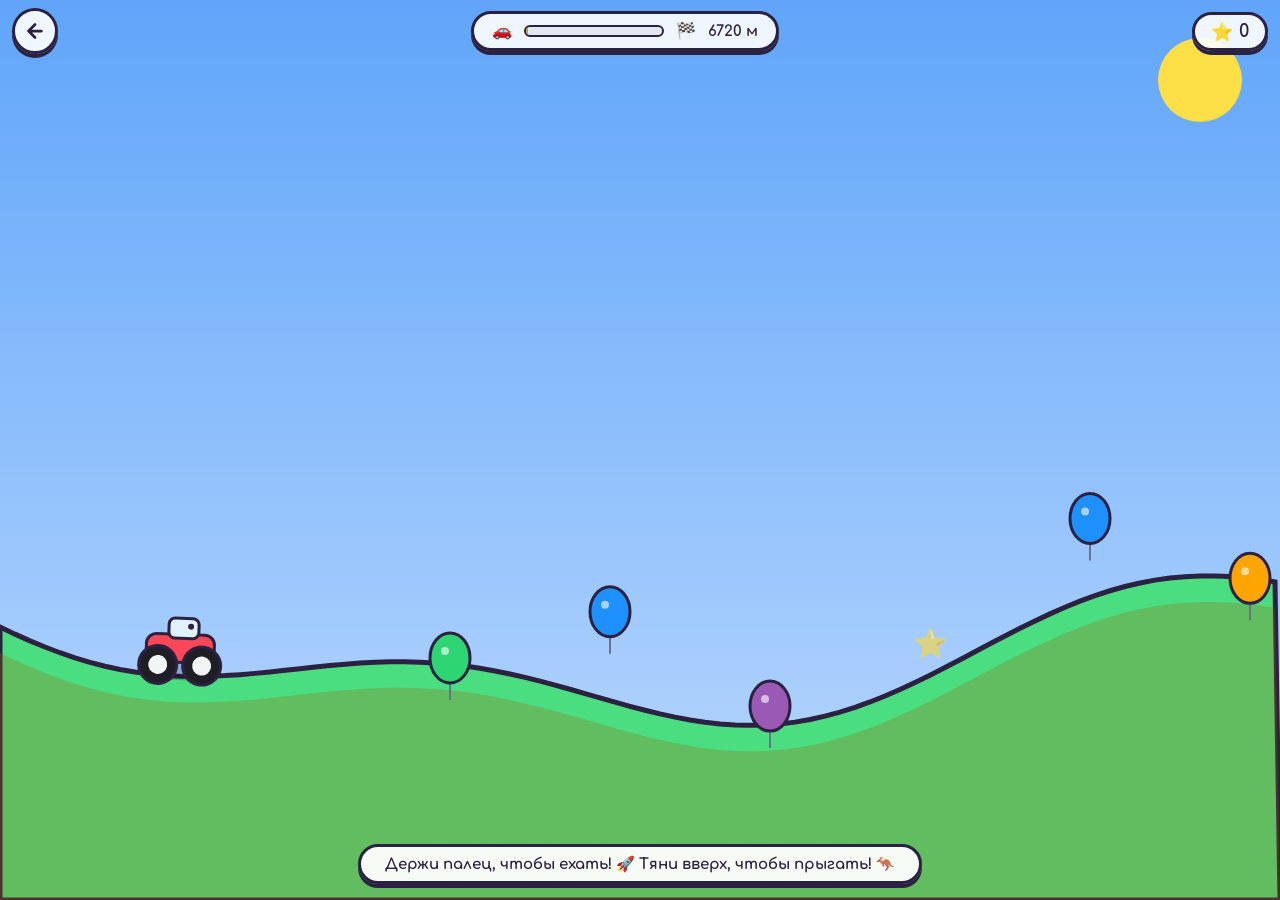
<file: car_adventure_game.html>
<!DOCTYPE html>
<html lang="ru">
<head>
<meta charset="UTF-8">
<meta name="viewport" content="width=device-width, initial-scale=1, maximum-scale=1, user-scalable=no, viewport-fit=cover">
<meta http-equiv="Cache-Control" content="no-cache, no-store, must-revalidate">
<meta http-equiv="Pragma" content="no-cache">
<meta http-equiv="Expires" content="0">
<title>Весёлые Горки</title>
<link href="https://fonts.googleapis.com/css2?family=Comfortaa:wght@700&family=Nunito:wght@700;800;900&display=swap" rel="stylesheet">
<style>
  :root {
    --ink: #2B2140;
    --red: #FF4757;
    --yellow: #FFA502;
    --green: #2ED573;
    --blue: #1E90FF;
  }

  * {
    box-sizing: border-box;
    -webkit-tap-highlight-color: transparent;
    margin: 0;
    padding: 0;
  }

  html, body {
    width: 100%;
    height: 100%;
    min-height: 100%;
    overflow: hidden;
    font-family: 'Nunito', sans-serif;
    color: var(--ink);
    background: #60A5FA;
    touch-action: none;
    -webkit-user-select: none;
    user-select: none;
  }

  #app {
    position: fixed;
    inset: 0;
    width: 100%;
    height: 100%;
    overflow: hidden;
  }

  canvas {
    position: absolute;
    inset: 0;
    width: 100%;
    height: 100%;
    display: block;
    z-index: 1;
  }

  /* Верхняя панель */
  .top-bar {
    position: absolute;
    top: max(env(safe-area-inset-top, 0px), 8px);
    left: max(env(safe-area-inset-left, 0px), 12px);
    right: max(env(safe-area-inset-right, 0px), 12px);
    display: flex;
    align-items: center;
    justify-content: space-between;
    z-index: 10;
    pointer-events: none;
  }

  .btn {
    display: flex;
    align-items: center;
    justify-content: center;
    background: #FFFFFFE8;
    border: 3px solid var(--ink);
    border-radius: 99px;
    color: var(--ink);
    box-shadow: 0 4px 0 var(--ink);
    cursor: pointer;
    pointer-events: auto;
    font-family: 'Comfortaa', cursive;
    font-weight: 700;
    transition: transform 0.1s ease, box-shadow 0.1s ease;
  }

  .btn:active {
    transform: translateY(2px);
    box-shadow: 0 2px 0 var(--ink);
  }

  .btn-icon {
    width: 46px;
    height: 46px;
    border-radius: 50%;
    text-decoration: none;
  }

  /* Индикатор прогресса трассы */
  .progress-wrap {
    background: #FFFFFFE6;
    border: 3px solid var(--ink);
    border-radius: 99px;
    padding: 6px 18px;
    box-shadow: 0 4px 0 var(--ink);
    display: flex;
    align-items: center;
    gap: 12px;
    pointer-events: auto;
  }

  .progress-track {
    width: 140px;
    height: 12px;
    background: #E2E8F0;
    border-radius: 99px;
    border: 2px solid var(--ink);
    overflow: hidden;
    position: relative;
  }

  .progress-fill {
    height: 100%;
    width: 0%;
    background: linear-gradient(90deg, #FFA502, #2ED573);
    border-radius: 99px;
    transition: width 0.15s ease;
  }

  .progress-text {
    font-family: 'Comfortaa', cursive;
    font-size: 15px;
    font-weight: 900;
    white-space: nowrap;
  }

  /* Счётчик звёзд */
  .score-badge {
    background: #FFFFFFE6;
    border: 3px solid var(--ink);
    border-radius: 99px;
    padding: 6px 16px;
    box-shadow: 0 4px 0 var(--ink);
    font-family: 'Comfortaa', cursive;
    font-size: 18px;
    font-weight: 900;
    display: flex;
    align-items: center;
    gap: 6px;
  }

  /* Подсказка снизу в начале */
  .hint-toast {
    position: absolute;
    bottom: max(env(safe-area-inset-bottom, 0px), 16px);
    left: 50%;
    transform: translateX(-50%);
    background: #FFFFFFF0;
    border: 3px solid var(--ink);
    border-radius: 99px;
    padding: 8px 24px;
    font-family: 'Comfortaa', cursive;
    font-size: 15px;
    font-weight: 800;
    box-shadow: 0 4px 0 var(--ink);
    z-index: 10;
    pointer-events: none;
    white-space: nowrap;
    transition: opacity 0.5s ease;
  }

  /* Праздничное окно финиша */
  .modal-overlay {
    position: absolute;
    inset: 0;
    background: rgba(43, 33, 64, 0.78);
    backdrop-filter: blur(8px);
    -webkit-backdrop-filter: blur(8px);
    z-index: 50;
    display: flex;
    align-items: center;
    justify-content: center;
    padding: 16px;
    transition: opacity 0.3s ease;
  }

  .modal-overlay.hidden {
    opacity: 0;
    pointer-events: none;
  }

  .win-card {
    background: #FFFDF7;
    border: 4px solid var(--ink);
    border-radius: 32px;
    box-shadow: 0 10px 0 var(--ink);
    padding: 30px 24px;
    width: 100%;
    max-width: 480px;
    text-align: center;
    display: flex;
    flex-direction: column;
    align-items: center;
    gap: 16px;
    animation: popIn 0.4s cubic-bezier(0.175, 0.885, 0.32, 1.275);
  }

  @keyframes popIn {
    0% { transform: scale(0.7); opacity: 0; }
    100% { transform: scale(1); opacity: 1; }
  }

  .cup-icon {
    font-size: 76px;
    line-height: 1;
    animation: bounceCup 1.2s infinite ease-in-out;
  }

  @keyframes bounceCup {
    0%, 100% { transform: translateY(0); }
    50% { transform: translateY(-10px) rotate(4deg); }
  }

  .stars-row {
    font-size: 34px;
    letter-spacing: 6px;
  }

  .win-title {
    font-family: 'Comfortaa', cursive;
    font-size: 26px;
    font-weight: 900;
    color: var(--ink);
  }

  .win-desc {
    font-size: 16px;
    font-weight: 800;
    color: #4B5563;
  }

  .win-actions {
    display: flex;
    flex-direction: column;
    gap: 12px;
    width: 100%;
    max-width: 300px;
    margin-top: 8px;
  }

  .restart-btn {
    background: #2ED573;
    color: #FFF;
    border-color: var(--ink);
    font-size: 19px;
    padding: 14px 20px;
    text-shadow: 0 2px 0 var(--ink);
    gap: 8px;
  }

  .exit-btn {
    text-decoration: none;
    font-size: 15px;
    padding: 10px 18px;
    background: #F3F4F6;
  }
</style>
</head>
<body>

<div id="app">
  <div class="top-bar">
    <a href="index.html" class="btn btn-icon" title="В меню">
      <svg width="22" height="22" viewBox="0 0 24 24" fill="none" stroke="currentColor" stroke-width="3" stroke-linecap="round" stroke-linejoin="round">
        <path d="M19 12H5M12 19l-7-7 7-7"/>
      </svg>
    </a>

    <div class="progress-wrap">
      <span>🚗</span>
      <div class="progress-track">
        <div class="progress-fill" id="progressFill"></div>
      </div>
      <span>🏁</span>
      <span class="progress-text" id="distanceText">6800 м</span>
    </div>

    <div class="score-badge">
      <span>⭐</span>
      <span id="starCount">0</span>
    </div>
  </div>

  <div class="hint-toast" id="hintToast">
    Держи палец, чтобы ехать! 🚀 Тяни вверх, чтобы прыгать! 🦘
  </div>

  <canvas id="gameCanvas"></canvas>

  <!-- Праздничное окно победы на финише -->
  <div class="modal-overlay hidden" id="winModal">
    <div class="win-card">
      <div class="cup-icon">🏆</div>
      <div class="stars-row">⭐⭐⭐</div>
      <div class="win-title">УРА! ФИНИШ! 🎉</div>
      <div class="win-desc" id="winStatsText">Ты собрал много звёздочек и доехал до финиша!</div>

      <div class="win-actions">
        <button class="btn restart-btn" id="restartBtn">
          <span>🔄</span>
          <span>Ехать ещё раз!</span>
        </button>
        <a href="index.html" class="btn exit-btn">
          ⬅ Выйти в главное меню
        </a>
      </div>
    </div>
  </div>
</div>

<script>
// --- ЗВУКОВОЙ ДВИЖОК (Web Audio API) ---
class SoundFX {
  constructor() {
    this.ctx = null;
    this.lastPopTime = 0;
  }
  init() {
    if (!this.ctx) {
      const AudioCtx = window.AudioContext || window.webkitAudioContext;
      if (AudioCtx) this.ctx = new AudioCtx();
    }
    if (this.ctx && this.ctx.state === 'suspended') {
      this.ctx.resume();
    }
  }
  // Прыжок («Вжух-хоп!»)
  jump() {
    this.init();
    if (!this.ctx) return;
    const now = this.ctx.currentTime;
    const osc = this.ctx.createOscillator();
    const gain = this.ctx.createGain();
    osc.type = 'sine';
    osc.frequency.setValueAtTime(260, now);
    osc.frequency.exponentialRampToValueAtTime(720, now + 0.18);
    gain.gain.setValueAtTime(0.28, now);
    gain.gain.exponentialRampToValueAtTime(0.001, now + 0.2);
    osc.connect(gain);
    gain.connect(this.ctx.destination);
    osc.start(now);
    osc.stop(now + 0.2);
  }
  // Лопание воздушного шарика
  pop() {
    this.init();
    if (!this.ctx) return;
    const now = this.ctx.currentTime;
    if (now - this.lastPopTime < 0.08) return;
    this.lastPopTime = now;

    const osc = this.ctx.createOscillator();
    const gain = this.ctx.createGain();
    osc.type = 'triangle';
    osc.frequency.setValueAtTime(650, now);
    osc.frequency.exponentialRampToValueAtTime(160, now + 0.09);
    gain.gain.setValueAtTime(0.3, now);
    gain.gain.exponentialRampToValueAtTime(0.001, now + 0.1);
    osc.connect(gain);
    gain.connect(this.ctx.destination);
    osc.start(now);
    osc.stop(now + 0.1);
  }
  // Звёздочка («Дзынь!»)
  star() {
    this.init();
    if (!this.ctx) return;
    const now = this.ctx.currentTime;
    const osc = this.ctx.createOscillator();
    const gain = this.ctx.createGain();
    osc.type = 'sine';
    osc.frequency.setValueAtTime(750, now);
    osc.frequency.exponentialRampToValueAtTime(1300, now + 0.12);
    gain.gain.setValueAtTime(0.24, now);
    gain.gain.exponentialRampToValueAtTime(0.001, now + 0.16);
    osc.connect(gain);
    gain.connect(this.ctx.destination);
    osc.start(now);
    osc.stop(now + 0.16);
  }
  // Победный фанфарный аккорд при финише
  win() {
    this.init();
    if (!this.ctx) return;
    const now = this.ctx.currentTime;
    const melody = [523.25, 659.25, 783.99, 1046.50]; // C5, E5, G5, C6
    melody.forEach((freq, i) => {
      const osc = this.ctx.createOscillator();
      const gain = this.ctx.createGain();
      osc.type = 'triangle';
      osc.frequency.setValueAtTime(freq, now + i * 0.1);
      gain.gain.setValueAtTime(0.32, now + i * 0.1);
      gain.gain.exponentialRampToValueAtTime(0.001, now + i * 0.1 + 0.55);
      osc.connect(gain);
      gain.connect(this.ctx.destination);
      osc.start(now + i * 0.1);
      osc.stop(now + i * 0.1 + 0.55);
    });
  }
}

const sfx = new SoundFX();

// --- ПЕРЕМЕННЫЕ И ХОЛСТ ---
const canvas = document.getElementById('gameCanvas');
const ctx = canvas.getContext('2d');

const progressFill = document.getElementById('progressFill');
const distanceText = document.getElementById('distanceText');
const starCountEl = document.getElementById('starCount');
const hintToast = document.getElementById('hintToast');
const winModal = document.getElementById('winModal');
const restartBtn = document.getElementById('restartBtn');
const winStatsText = document.getElementById('winStatsText');

let width = window.innerWidth;
let height = window.innerHeight;
let dpr = window.devicePixelRatio || 1;

function resize() {
  width = window.innerWidth;
  height = window.innerHeight;
  dpr = window.devicePixelRatio || 1;
  canvas.width = width * dpr;
  canvas.height = height * dpr;
  ctx.scale(dpr, dpr);
}
window.addEventListener('resize', resize);
resize();

// Скрываем подсказку через 5 секунд
setTimeout(() => {
  hintToast.style.opacity = '0';
}, 5000);

// Длина трассы: длинная и интересная (6800м)
const FINISH_DISTANCE = 6800;

let starsCollected = 0;
let isGasPressed = false;
let pointerStartY = 0;
let hasJumpedThisTouch = false;
let particles = [];

// Машинка
const car = {
  worldX: 80,
  screenX: 180,
  y: 0,
  vy: 0,
  speed: 0,
  maxSpeed: 10.5,
  angle: 0,
  isOnGround: true,
  wheelR: 19,
  bodyW: 68,
  bodyH: 36,
  finished: false,
  finishStopX: 0
};

let balloons = [];
let stars = [];

// Процедурные холмы и трамплины
function getGroundY(worldX) {
  const base = height * 0.7;

  // Плавные холмы + трамплины
  const hill1 = Math.sin(worldX * 0.0035) * 65;
  const hill2 = Math.cos(worldX * 0.009) * 35;
  const wave = Math.sin(worldX * 0.0012) * 20;

  // Перед финишем (за 250м до конца) делаем ровную финишную площадку
  if (worldX > FINISH_DISTANCE - 200) {
    return base;
  }

  return base + hill1 + hill2 + wave;
}

function initGame() {
  car.worldX = 80;
  car.speed = 0;
  car.vy = 0;
  car.angle = 0;
  car.isOnGround = true;
  car.finished = false;
  car.finishStopX = 0;
  car.y = getGroundY(car.worldX) - car.wheelR;

  starsCollected = 0;
  starCountEl.textContent = '0';
  progressFill.style.width = '0%';
  distanceText.textContent = `${FINISH_DISTANCE} м`;
  particles = [];

  winModal.classList.add('hidden');

  // Расставляем воздушные шарики и звёзды вдоль длинной трассы
  balloons = [];
  stars = [];

  for (let x = 350; x < FINISH_DISTANCE - 300; x += 160) {
    const gy = getGroundY(x);
    const heightOffset = 45 + Math.sin(x * 0.015) * 45; // прямо на пути и в прыжке

    // Чередуем шарики и звёздочки
    if (Math.random() < 0.65) {
      balloons.push({
        worldX: x,
        y: gy - heightOffset,
        color: ['#FF4757', '#FFA502', '#2ED573', '#1E90FF', '#9B59B6'][Math.floor(Math.random() * 5)],
        radius: 20,
        collected: false
      });
    } else {
      stars.push({
        worldX: x,
        y: gy - heightOffset + 10,
        radius: 18,
        collected: false
      });
    }
  }
}

// Прыжок
function performJump() {
  if (car.finished) return;
  if (car.isOnGround) {
    sfx.jump();
    car.vy = -12.5; // Высокий сочный прыжок
    car.speed = Math.max(car.speed, 4.0); // толчок вперёд
    car.isOnGround = false;

    // Пыль из-под колёс
    for (let i = 0; i < 6; i++) {
      particles.push({
        x: car.screenX + (Math.random() - 0.5) * 30,
        y: car.y + car.wheelR,
        vx: (Math.random() - 0.5) * 6,
        vy: 1 + Math.random() * 3,
        color: '#A16207',
        size: 6,
        life: 0.6
      });
    }
  }
}

// --- УПРАВЛЕНИЕ: 100% ЖЕСТОВОЕ ДЛЯ МАЛЫША ---
// Любое касание экрана = ГАЗ и движение вперед!
// Тянуть вверх = ПРЫЖОК!
canvas.addEventListener('pointerdown', (e) => {
  sfx.init();
  if (car.finished) return;
  isGasPressed = true;
  pointerStartY = e.clientY;
  hasJumpedThisTouch = false;
});

canvas.addEventListener('pointermove', (e) => {
  if (car.finished) return;
  if (isGasPressed) {
    const deltaY = pointerStartY - e.clientY;
    // Потянули пальцем вверх на 22px — прыжок!
    if (!hasJumpedThisTouch && deltaY > 22) {
      performJump();
      hasJumpedThisTouch = true;
    } else if (deltaY < 8) {
      // Опустили обратно — можно прыгнуть повторно
      hasJumpedThisTouch = false;
    }
  }
});

window.addEventListener('pointerup', () => {
  isGasPressed = false;
  hasJumpedThisTouch = false;
});

// Кнопка рестарта в окне победы
restartBtn.addEventListener('click', () => {
  sfx.init();
  initGame();
});

// Салют на финише
function spawnConfetti(x, y) {
  const colors = ['#FF4757', '#FFA502', '#2ED573', '#1E90FF', '#9B59B6', '#FFD200'];
  for (let i = 0; i < 75; i++) {
    const angle = Math.random() * Math.PI * 2;
    const speed = 4 + Math.random() * 9;
    particles.push({
      x: x,
      y: y,
      vx: Math.cos(angle) * speed,
      vy: Math.sin(angle) * speed - 3,
      color: colors[Math.floor(Math.random() * colors.length)],
      size: 8 + Math.random() * 8,
      life: 1.4,
      rot: Math.random() * Math.PI,
      vRot: (Math.random() - 0.5) * 0.2
    });
  }
}

// Обновление физики
function update() {
  if (car.finished) {
    // На финише плавно тормозим
    car.speed *= 0.94;
    car.worldX += car.speed;
    const gy = getGroundY(car.worldX);
    car.y = gy - car.wheelR;
    car.angle *= 0.9;
    return;
  }

  // Разгон при удержании экрана
  if (isGasPressed) {
    car.speed += 0.32;
    if (car.speed > car.maxSpeed) car.speed = car.maxSpeed;
  } else {
    car.speed *= 0.985;
  }

  car.worldX += car.speed;

  // Высота земли под передним и задним колесом
  const groundFront = getGroundY(car.worldX + 28);
  const groundBack = getGroundY(car.worldX - 28);
  const groundCenter = (groundFront + groundBack) / 2;
  const slopeAngle = Math.atan2(groundFront - groundBack, 56);

  // Физика прыжка и падения (гравитация)
  car.vy += 0.52;
  car.y += car.vy;

  // Касание земли
  if (car.y >= groundCenter - car.wheelR) {
    car.y = groundCenter - car.wheelR;
    car.isOnGround = true;

    // Взлёт на вершинах холмов на высокой скорости
    if (car.speed > 6.0 && slopeAngle < -0.15 && car.vy < 0) {
      car.vy -= car.speed * 0.5; // выброс в воздух!
      car.isOnGround = false;
      sfx.jump();
    } else {
      car.vy = 0;
    }

    // Выравнивание по склону
    car.angle += (slopeAngle - car.angle) * 0.22;
  } else {
    car.isOnGround = false;
    car.angle += (0 - car.angle) * 0.04;
  }

  // Прогресс трассы
  const progressRatio = Math.min(1, car.worldX / FINISH_DISTANCE);
  progressFill.style.width = `${progressRatio * 100}%`;
  const distLeft = Math.max(0, Math.round(FINISH_DISTANCE - car.worldX));
  distanceText.textContent = `${distLeft} м`;

  // ПЕРЕСЕЧЕНИЕ ФИНИША! 🏁
  if (car.worldX >= FINISH_DISTANCE && !car.finished) {
    car.finished = true;
    sfx.win();
    spawnConfetti(width * 0.5, height * 0.35);

    // Через 1 секунду открываем праздничное окно победы
    setTimeout(() => {
      winStatsText.textContent = `Ты собрал ${starsCollected} звёздочек и кубок теперь твой! 🏆`;
      winModal.classList.remove('hidden');
    }, 1100);
  }

  // Лопание шариков
  const camX = car.worldX - car.screenX;
  for (const b of balloons) {
    if (!b.collected) {
      const bx = b.worldX - camX;
      if (Math.hypot(car.screenX - bx, car.y - b.y) < car.bodyW * 0.6 + b.radius) {
        b.collected = true;
        starsCollected++;
        starCountEl.textContent = starsCollected;
        sfx.pop();

        for (let i = 0; i < 8; i++) {
          particles.push({
            x: bx,
            y: b.y,
            vx: (Math.random() - 0.5) * 8,
            vy: (Math.random() - 0.5) * 8,
            color: b.color,
            size: 7,
            life: 0.7
          });
        }
      }
    }
  }

  // Сбор звёздочек
  for (const s of stars) {
    if (!s.collected) {
      const sx = s.worldX - camX;
      if (Math.hypot(car.screenX - sx, car.y - s.y) < car.bodyW * 0.6 + s.radius) {
        s.collected = true;
        starsCollected++;
        starCountEl.textContent = starsCollected;
        sfx.star();

        for (let i = 0; i < 7; i++) {
          particles.push({
            x: sx,
            y: s.y,
            vx: (Math.random() - 0.5) * 6,
            vy: (Math.random() - 0.5) * 6,
            color: '#FFD166',
            size: 6,
            life: 0.7
          });
        }
      }
    }
  }

  // Дым из трубы при газе
  if (isGasPressed && Math.random() < 0.35) {
    particles.push({
      x: car.screenX - 35,
      y: car.y + 8,
      vx: -car.speed * 0.6 - Math.random() * 2,
      vy: -1 - Math.random(),
      size: 10 + Math.random() * 8,
      color: '#FFFFFF88',
      life: 0.6
    });
  }
}

// Отрисовка
function draw() {
  // Небо
  const skyGrad = ctx.createLinearGradient(0, 0, 0, height);
  skyGrad.addColorStop(0, '#60A5FA');
  skyGrad.addColorStop(1, '#BFDBFE');
  ctx.fillStyle = skyGrad;
  ctx.fillRect(0, 0, width, height);

  // Солнышко
  ctx.fillStyle = '#FDE047';
  ctx.beginPath();
  ctx.arc(width - 80, 80, 42, 0, Math.PI * 2);
  ctx.fill();

  const camX = car.worldX - car.screenX;

  // Отрисовка холмов (Трава)
  ctx.fillStyle = '#4ADE80';
  ctx.strokeStyle = '#2B2140';
  ctx.lineWidth = 5;
  ctx.beginPath();
  ctx.moveTo(0, height);
  for (let x = 0; x <= width; x += 15) {
    const wx = x + camX;
    ctx.lineTo(x, getGroundY(wx));
  }
  ctx.lineTo(width, height);
  ctx.closePath();
  ctx.fill();
  ctx.stroke();

  // Земля под травой (коричневый срез)
  ctx.fillStyle = '#A1620744';
  ctx.beginPath();
  ctx.moveTo(0, height);
  for (let x = 0; x <= width; x += 15) {
    const wx = x + camX;
    ctx.lineTo(x, getGroundY(wx) + 26);
  }
  ctx.lineTo(width, height);
  ctx.closePath();
  ctx.fill();

  // Воздушные шарики
  for (const b of balloons) {
    if (!b.collected) {
      const bx = b.worldX - camX;
      if (bx > -40 && bx < width + 40) {
        ctx.strokeStyle = '#64748B';
        ctx.lineWidth = 2;
        ctx.beginPath();
        ctx.moveTo(bx, b.y + b.radius);
        ctx.lineTo(bx, b.y + b.radius + 22);
        ctx.stroke();

        ctx.fillStyle = b.color;
        ctx.beginPath();
        ctx.ellipse(bx, b.y, b.radius, b.radius * 1.25, 0, 0, Math.PI * 2);
        ctx.fill();
        ctx.strokeStyle = '#2B2140';
        ctx.lineWidth = 3;
        ctx.stroke();

        ctx.fillStyle = '#FFFFFF99';
        ctx.beginPath();
        ctx.arc(bx - 5, b.y - 7, 4, 0, Math.PI * 2);
        ctx.fill();
      }
    }
  }

  // Звёздочки
  for (const s of stars) {
    if (!s.collected) {
      const sx = s.worldX - camX;
      if (sx > -40 && sx < width + 40) {
        ctx.font = '28px sans-serif';
        ctx.textAlign = 'center';
        ctx.textBaseline = 'middle';
        ctx.fillText('⭐', sx, s.y);
      }
    }
  }

  // ФИНИШНАЯ АРКА И ПЬЕДЕСТАЛ 🏁🏆
  const finishX = FINISH_DISTANCE - camX;
  if (finishX > -120 && finishX < width + 120) {
    const fGroundY = getGroundY(FINISH_DISTANCE);

    // Пьедестал почёта за аркой
    ctx.fillStyle = '#F59E0B';
    ctx.fillRect(finishX + 90, fGroundY - 40, 110, 40);
    ctx.fillStyle = '#2B2140';
    ctx.lineWidth = 3;
    ctx.strokeRect(finishX + 90, fGroundY - 40, 110, 40);
    ctx.font = '24px sans-serif';
    ctx.fillText('🏆 1', finishX + 125, fGroundY - 12);

    // Столбы финишной арки
    ctx.fillStyle = '#EF476F';
    ctx.fillRect(finishX - 10, fGroundY - 150, 16, 150);
    ctx.fillRect(finishX + 55, fGroundY - 150, 16, 150);

    // Шашечный плакат
    ctx.fillStyle = '#FFFFFF';
    ctx.fillRect(finishX - 10, fGroundY - 150, 81, 32);
    ctx.fillStyle = '#2B2140';
    for (let r = 0; r < 2; r++) {
      for (let c = 0; c < 5; c++) {
        if ((r + c) % 2 === 0) ctx.fillRect(finishX - 10 + c * 16, fGroundY - 150 + r * 16, 16, 16);
      }
    }

    // Красная финишная ленточка (разрывается, когда проехали)
    if (!car.finished) {
      ctx.strokeStyle = '#FF4757';
      ctx.lineWidth = 6;
      ctx.beginPath();
      ctx.moveTo(finishX - 10, fGroundY - 35);
      ctx.lineTo(finishX + 65, fGroundY - 35);
      ctx.stroke();
    }

    // Надпись ФИНИШ
    ctx.font = 'bold 22px Nunito';
    ctx.fillStyle = '#2B2140';
    ctx.fillText('🏁 ФИНИШ 🏁', finishX - 18, fGroundY - 160);
  }

  // Машинка
  ctx.save();
  ctx.translate(car.screenX, car.y);
  ctx.rotate(car.angle);

  // Тень
  ctx.fillStyle = 'rgba(0,0,0,0.18)';
  ctx.beginPath();
  ctx.ellipse(0, 16, 38, 8, 0, 0, Math.PI * 2);
  ctx.fill();

  // Кузов
  ctx.fillStyle = '#FF4757';
  ctx.beginPath();
  ctx.roundRect(-34, -22, 68, 28, 10);
  ctx.fill();
  ctx.lineWidth = 3;
  ctx.strokeStyle = '#2B2140';
  ctx.stroke();

  // Кабина
  ctx.fillStyle = '#E0F2FE';
  ctx.beginPath();
  ctx.roundRect(-12, -38, 30, 20, 6);
  ctx.fill();
  ctx.stroke();

  // Глазки
  ctx.fillStyle = '#2B2140';
  ctx.beginPath();
  ctx.arc(10, -30, 3, 0, Math.PI * 2);
  ctx.fill();

  // Улыбочка
  ctx.strokeStyle = '#2B2140';
  ctx.beginPath();
  ctx.arc(24, -10, 4, 0.2, Math.PI - 0.2);
  ctx.stroke();

  // Колеса
  const wheelSpin = car.worldX * 0.1;
  function drawWheel(wx, wy) {
    ctx.save();
    ctx.translate(wx, wy);
    ctx.rotate(wheelSpin);
    ctx.fillStyle = '#1E1E24';
    ctx.beginPath();
    ctx.arc(0, 0, car.wheelR, 0, Math.PI * 2);
    ctx.fill();
    ctx.strokeStyle = '#2B2140';
    ctx.lineWidth = 3;
    ctx.stroke();

    ctx.fillStyle = '#F3F4F6';
    ctx.beginPath();
    ctx.arc(0, 0, car.wheelR * 0.5, 0, Math.PI * 2);
    ctx.fill();
    ctx.restore();
  }

  drawWheel(-22, 9);
  drawWheel(22, 9);

  ctx.restore();

  // Частицы (салют, дым, осколки шариков)
  for (let i = particles.length - 1; i >= 0; i--) {
    const p = particles[i];
    p.x += p.vx;
    p.y += p.vy;
    p.life -= 0.018;

    if (p.life <= 0) {
      particles.splice(i, 1);
      continue;
    }

    ctx.save();
    ctx.globalAlpha = p.life;
    ctx.fillStyle = p.color;
    ctx.beginPath();
    ctx.arc(p.x, p.y, p.size / 2, 0, Math.PI * 2);
    ctx.fill();
    ctx.restore();
  }
}

// Игровой цикл
function loop() {
  update();
  ctx.clearRect(0, 0, width, height);
  draw();
  requestAnimationFrame(loop);
}

initGame();
loop();
</script>
</body>
</html>
</file>
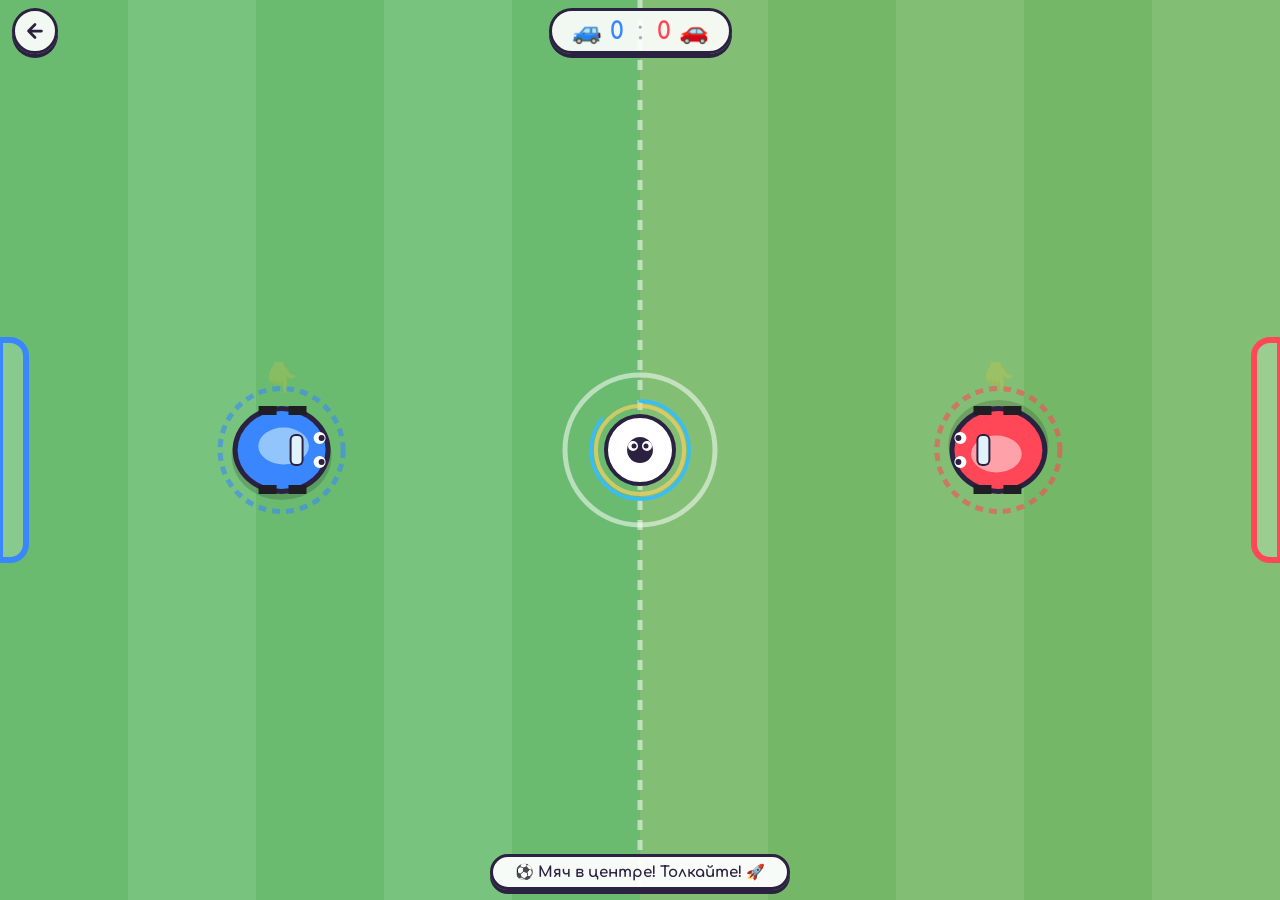
<file: car_soccer_game.html>
<!DOCTYPE html>
<html lang="ru">
<head>
<meta charset="UTF-8">
<meta name="viewport" content="width=device-width, initial-scale=1, maximum-scale=1, user-scalable=no, viewport-fit=cover">
<meta http-equiv="Cache-Control" content="no-cache, no-store, must-revalidate">
<meta http-equiv="Pragma" content="no-cache">
<meta http-equiv="Expires" content="0">
<title>Футбол Машинками (Для двоих)</title>
<link href="https://fonts.googleapis.com/css2?family=Comfortaa:wght@700&family=Nunito:wght@700;800;900&display=swap" rel="stylesheet">
<style>
  :root {
    --ink: #2B2140;
    --blue-team: #3A86FF;
    --red-team: #FF4757;
  }

  * {
    box-sizing: border-box;
    -webkit-tap-highlight-color: transparent;
    margin: 0;
    padding: 0;
  }

  html, body {
    width: 100%;
    height: 100%;
    min-height: 100%;
    overflow: hidden;
    font-family: 'Nunito', sans-serif;
    color: var(--ink);
    background: #5CA857;
    touch-action: none;
    -webkit-user-select: none;
    user-select: none;
  }

  #app {
    position: fixed;
    inset: 0;
    width: 100%;
    height: 100%;
    overflow: hidden;
    display: flex;
    flex-direction: column;
  }

  canvas {
    position: absolute;
    inset: 0;
    width: 100%;
    height: 100%;
    display: block;
    z-index: 1;
  }

  /* Верхняя панель */
  .top-bar {
    position: absolute;
    top: max(env(safe-area-inset-top, 0px), 8px);
    left: max(env(safe-area-inset-left, 0px), 12px);
    right: max(env(safe-area-inset-right, 0px), 12px);
    display: flex;
    align-items: center;
    justify-content: space-between;
    z-index: 10;
    pointer-events: none;
  }

  .btn {
    display: flex;
    align-items: center;
    justify-content: center;
    background: #FFFFFFE8;
    border: 3px solid var(--ink);
    border-radius: 99px;
    color: var(--ink);
    box-shadow: 0 4px 0 var(--ink);
    cursor: pointer;
    pointer-events: auto;
    font-family: 'Comfortaa', cursive;
    font-weight: 700;
    transition: transform 0.1s ease, box-shadow 0.1s ease;
  }

  .btn:active {
    transform: translateY(2px);
    box-shadow: 0 2px 0 var(--ink);
  }

  .btn-icon {
    width: 46px;
    height: 46px;
    border-radius: 50%;
    text-decoration: none;
  }

  .score-board {
    display: flex;
    align-items: center;
    gap: 14px;
    background: #FFFFFFE6;
    border: 3px solid var(--ink);
    border-radius: 99px;
    padding: 6px 20px;
    box-shadow: 0 4px 0 var(--ink);
    font-family: 'Comfortaa', cursive;
    font-size: 24px;
    font-weight: 900;
  }

  .score-team {
    display: flex;
    align-items: center;
    gap: 8px;
  }
  .score-blue { color: var(--blue-team); }
  .score-red { color: var(--red-team); }

  /* Подсказка снизу о ходе */
  .hint-bar {
    position: absolute;
    bottom: max(env(safe-area-inset-bottom, 0px), 10px);
    left: 50%;
    transform: translateX(-50%);
    background: #FFFFFFF0;
    border: 3px solid var(--ink);
    border-radius: 99px;
    padding: 6px 22px;
    font-family: 'Comfortaa', cursive;
    font-size: 15px;
    font-weight: 800;
    box-shadow: 0 4px 0 var(--ink);
    z-index: 10;
    pointer-events: none;
    white-space: nowrap;
    transition: all 0.2s ease;
  }

  .hint-blue {
    background: #EFF6FF;
    border-color: var(--blue-team);
    color: var(--blue-team);
  }
  .hint-red {
    background: #FFF1F2;
    border-color: var(--red-team);
    color: var(--red-team);
  }
</style>
</head>
<body>

<div id="app">
  <div class="top-bar">
    <a href="index.html" class="btn btn-icon" title="В меню">
      <svg width="22" height="22" viewBox="0 0 24 24" fill="none" stroke="currentColor" stroke-width="3" stroke-linecap="round" stroke-linejoin="round">
        <path d="M19 12H5M12 19l-7-7 7-7"/>
      </svg>
    </a>

    <div class="score-board">
      <div class="score-team score-blue">
        <span>🚙</span>
        <span id="score1">0</span>
      </div>
      <span style="color:#A0AEC0;">:</span>
      <div class="score-team score-red">
        <span id="score2">0</span>
        <span>🚗</span>
      </div>
    </div>

    <!-- Заглушка для центровки -->
    <div style="width: 46px;"></div>
  </div>

  <div class="hint-bar" id="hintBar">
    Ставь палец на машинку и толкай мяч в ворота! ⚽
  </div>

  <canvas id="gameCanvas"></canvas>
</div>

<script>
// --- ЗВУКОВОЙ ДВИЖОК (Web Audio API) ---
class SoundFX {
  constructor() {
    this.ctx = null;
    this.lastBumpTime = 0;
    this.lastHitTime = 0;
  }
  init() {
    if (!this.ctx) {
      const AudioCtx = window.AudioContext || window.webkitAudioContext;
      if (AudioCtx) this.ctx = new AudioCtx();
    }
    if (this.ctx && this.ctx.state === 'suspended') {
      this.ctx.resume();
    }
  }

  // Мягкий глухой удар по мячу («Тук»)
  hit() {
    this.init();
    if (!this.ctx) return;
    const now = this.ctx.currentTime;
    // Защита от пулеметного треска (cooldown 120ms)
    if (now - this.lastHitTime < 0.12) return;
    this.lastHitTime = now;

    const osc = this.ctx.createOscillator();
    const gain = this.ctx.createGain();
    osc.type = 'sine';
    // Низкий бархатный бас без высоких частот
    osc.frequency.setValueAtTime(140, now);
    osc.frequency.exponentialRampToValueAtTime(55, now + 0.09);
    gain.gain.setValueAtTime(0.25, now);
    gain.gain.exponentialRampToValueAtTime(0.001, now + 0.09);
    osc.connect(gain);
    gain.connect(this.ctx.destination);
    osc.start(now);
    osc.stop(now + 0.09);
  }

  // Столкновение машинок: приятный мягкий "Буп!" как у детской деревянной маримбы/ксилофона
  bump() {
    this.init();
    if (!this.ctx) return;
    const now = this.ctx.currentTime;
    // Строгий кулдаун 200ms - исключает повторный скрежет при соприкосновении
    if (now - this.lastBumpTime < 0.20) return;
    this.lastBumpTime = now;

    // Две мягкие гармоники как у маримбы/детской игрушки
    [220, 440].forEach((freq, idx) => {
      const osc = this.ctx.createOscillator();
      const gain = this.ctx.createGain();
      osc.type = 'sine';
      osc.frequency.setValueAtTime(freq, now);
      osc.frequency.exponentialRampToValueAtTime(freq * 0.85, now + 0.12);
      const vol = idx === 0 ? 0.22 : 0.08;
      gain.gain.setValueAtTime(vol, now);
      gain.gain.exponentialRampToValueAtTime(0.001, now + 0.12);
      osc.connect(gain);
      gain.connect(this.ctx.destination);
      osc.start(now);
      osc.stop(now + 0.12);
    });
  }

  // Приятный колокольчик сигнала хода ("Динь-дилинь!")
  turnAlert() {
    this.init();
    if (!this.ctx) return;
    const now = this.ctx.currentTime;
    const notes = [659.25, 880]; // E5, A5
    notes.forEach((freq, i) => {
      const osc = this.ctx.createOscillator();
      const gain = this.ctx.createGain();
      osc.type = 'sine';
      osc.frequency.setValueAtTime(freq, now + i * 0.09);
      gain.gain.setValueAtTime(0.16, now + i * 0.09);
      gain.gain.exponentialRampToValueAtTime(0.001, now + i * 0.09 + 0.28);
      osc.connect(gain);
      gain.connect(this.ctx.destination);
      osc.start(now + i * 0.09);
      osc.stop(now + i * 0.09 + 0.28);
    });
  }

  // Весёлый отскок мячика при авто-пасе к центру ("Плим-вжух!")
  ballJump() {
    this.init();
    if (!this.ctx) return;
    const now = this.ctx.currentTime;
    const osc = this.ctx.createOscillator();
    const gain = this.ctx.createGain();
    osc.type = 'sine';
    osc.frequency.setValueAtTime(320, now);
    osc.frequency.exponentialRampToValueAtTime(820, now + 0.22);
    gain.gain.setValueAtTime(0.25, now);
    gain.gain.exponentialRampToValueAtTime(0.001, now + 0.25);
    osc.connect(gain);
    gain.connect(this.ctx.destination);
    osc.start(now);
    osc.stop(now + 0.25);
  }

  // ГОООЛ! Победный аккорд
  goal() {
    this.init();
    if (!this.ctx) return;
    const notes = [392, 523.25, 659.25, 783.99];
    notes.forEach((freq, i) => {
      const osc = this.ctx.createOscillator();
      const gain = this.ctx.createGain();
      osc.type = 'triangle';
      osc.frequency.setValueAtTime(freq, this.ctx.currentTime + i * 0.08);
      gain.gain.setValueAtTime(0.25, this.ctx.currentTime + i * 0.08);
      gain.gain.exponentialRampToValueAtTime(0.001, this.ctx.currentTime + i * 0.08 + 0.35);
      osc.connect(gain);
      gain.connect(this.ctx.destination);
      osc.start(this.ctx.currentTime + i * 0.08);
      osc.stop(this.ctx.currentTime + i * 0.08 + 0.35);
    });
  }
}

const sfx = new SoundFX();

// --- ПЕРЕМЕННЫЕ И ХОЛСТ ---
const canvas = document.getElementById('gameCanvas');
const ctx = canvas.getContext('2d');
const score1El = document.getElementById('score1');
const score2El = document.getElementById('score2');
const hintBar = document.getElementById('hintBar');

let width = window.innerWidth;
let height = window.innerHeight;
let dpr = window.devicePixelRatio || 1;

let score1 = 0;
let score2 = 0;
let goalCelebration = 0;
let particles = [];

// Определение хода при остановке мяча
let currentTurn = null; // 'blue' | 'red' | 'both' | null
let ballStoppedTimestamp = null; // реальное время Date.now()
let turnAlertPlayed = false;
const AUTO_PASS_DELAY = 8000; // 8 честных секунд реального времени (не зависит от 120/144 Гц)

function resize() {
  width = window.innerWidth;
  height = window.innerHeight;
  dpr = window.devicePixelRatio || 1;
  canvas.width = width * dpr;
  canvas.height = height * dpr;
  ctx.scale(dpr, dpr);
}
window.addEventListener('resize', resize);
resize();

// Игровые объекты
const ball = {
  x: width / 2,
  y: height / 2,
  radius: 34,
  vx: 0,
  vy: 0,
  friction: 0.985,
  rotation: 0
};

// Синяя машинка (слева)
const car1 = {
  id: 1,
  x: width * 0.22,
  y: height / 2,
  targetX: width * 0.22,
  targetY: height / 2,
  radius: 46,
  color: '#3A86FF',
  lightColor: '#93C5FD',
  touchId: null,
  angle: 0
};

// Красная машинка (справа)
const car2 = {
  id: 2,
  x: width * 0.78,
  y: height / 2,
  targetX: width * 0.78,
  targetY: height / 2,
  radius: 46,
  color: '#FF4757',
  lightColor: '#FFA1A8',
  touchId: null,
  angle: Math.PI
};

const goalSize = {
  width: 28,
  height: 220
};

function resetPositions() {
  ball.x = width / 2;
  ball.y = height / 2;
  ball.vx = 0;
  ball.vy = 0;

  car1.x = width * 0.22;
  car1.y = height / 2;
  car1.targetX = car1.x;
  car1.targetY = car1.y;
  car1.angle = 0;

  car2.x = width * 0.78;
  car2.y = height / 2;
  car2.targetX = car2.x;
  car2.targetY = car2.y;
  car2.angle = Math.PI;

  currentTurn = 'both';
  turnAlertPlayed = true;
  updateHint();
}

function updateHint() {
  hintBar.className = 'hint-bar';
  if (currentTurn === 'blue') {
    hintBar.classList.add('hint-blue');
    hintBar.innerHTML = '👉 Твой ход, Синяя машинка! 🚙';
  } else if (currentTurn === 'red') {
    hintBar.classList.add('hint-red');
    hintBar.innerHTML = '👉 Твой ход, Красная машинка! 🚗';
  } else if (currentTurn === 'both') {
    hintBar.innerHTML = '⚽ Мяч в центре! Толкайте! 🚀';
  } else {
    hintBar.innerHTML = 'Толкай мяч в ворота соперника! ⚽';
  }
}

// Салют при голе
function spawnConfetti(x, y) {
  const colors = ['#FFD166', '#EF476F', '#06D6A0', '#118AB2', '#F78C6B'];
  for (let i = 0; i < 70; i++) {
    const angle = Math.random() * Math.PI * 2;
    const speed = 4 + Math.random() * 9;
    particles.push({
      x: x,
      y: y,
      vx: Math.cos(angle) * speed,
      vy: Math.sin(angle) * speed,
      color: colors[Math.floor(Math.random() * colors.length)],
      size: 7 + Math.random() * 8,
      life: 1.0,
      rot: Math.random() * Math.PI,
      vRot: (Math.random() - 0.5) * 0.2
    });
  }
}

// --- УПРАВЛЕНИЕ: МУЛЬТИТАЧ ДЛЯ ПЛАНШЕТОВ / СМАРТФОНОВ ---
function getTouchPos(touch) {
  const rect = canvas.getBoundingClientRect();
  return {
    x: touch.clientX - rect.left,
    y: touch.clientY - rect.top
  };
}

// Умный выбор машинки по координатам клика/тача
function getCarAtPoint(x, y) {
  const d1 = Math.hypot(x - car1.x, y - car1.y);
  const d2 = Math.hypot(x - car2.x, y - car2.y);

  // 1. Если кликнули прямо по красной машинке
  if (d2 < car2.radius * 2.2 && d2 <= d1) return car2;
  // 2. Если кликнули прямо по синей машинке
  if (d1 < car1.radius * 2.2) return car1;

  // 3. Если сейчас объявлен ход конкретной машинки
  if (currentTurn === 'red') return car2;
  if (currentTurn === 'blue') return car1;

  // 4. Иначе по расстоянию или половине поля
  return (d1 <= d2) ? car1 : car2;
}

canvas.addEventListener('touchstart', (e) => {
  e.preventDefault();
  sfx.init();

  for (let i = 0; i < e.changedTouches.length; i++) {
    const touch = e.changedTouches[i];
    const pos = getTouchPos(touch);

    const d1 = Math.hypot(pos.x - car1.x, pos.y - car1.y);
    const d2 = Math.hypot(pos.x - car2.x, pos.y - car2.y);

    // Прямой тап по красной машинке
    if (d2 < car2.radius * 2.0 && car2.touchId === null) {
      car2.touchId = touch.identifier;
      car2.targetX = pos.x;
      car2.targetY = pos.y;
    }
    // Прямой тап по синей машинке
    else if (d1 < car1.radius * 2.0 && car1.touchId === null) {
      car1.touchId = touch.identifier;
      car1.targetX = pos.x;
      car1.targetY = pos.y;
    }
    // Тап по свободной правой половине
    else if (pos.x >= width * 0.5 && car2.touchId === null) {
      car2.touchId = touch.identifier;
      car2.targetX = pos.x;
      car2.targetY = pos.y;
    }
    // Тап по свободной левой половине
    else if (pos.x < width * 0.5 && car1.touchId === null) {
      car1.touchId = touch.identifier;
      car1.targetX = pos.x;
      car1.targetY = pos.y;
    }
  }
}, { passive: false });

canvas.addEventListener('touchmove', (e) => {
  e.preventDefault();
  for (let i = 0; i < e.changedTouches.length; i++) {
    const touch = e.changedTouches[i];
    const pos = getTouchPos(touch);

    if (touch.identifier === car1.touchId) {
      car1.targetX = Math.max(car1.radius + 15, Math.min(width * 0.58, pos.x));
      car1.targetY = Math.max(car1.radius + 15, Math.min(height - car1.radius - 15, pos.y));
    }
    if (touch.identifier === car2.touchId) {
      car2.targetX = Math.min(width - car2.radius - 15, Math.max(width * 0.42, pos.x));
      car2.targetY = Math.max(car2.radius + 15, Math.min(height - car2.radius - 15, pos.y));
    }
  }
}, { passive: false });

function endTouch(touch) {
  if (touch.identifier === car1.touchId) car1.touchId = null;
  if (touch.identifier === car2.touchId) car2.touchId = null;
}
canvas.addEventListener('touchend', (e) => {
  for (let i = 0; i < e.changedTouches.length; i++) endTouch(e.changedTouches[i]);
});
canvas.addEventListener('touchcancel', (e) => {
  for (let i = 0; i < e.changedTouches.length; i++) endTouch(e.changedTouches[i]);
});

// --- УПРАВЛЕНИЕ НА ПК (МЫШЬ + КЛАВИАТУРА) ---
let mouseDraggingCar = null;

canvas.addEventListener('mousedown', (e) => {
  sfx.init();
  const rect = canvas.getBoundingClientRect();
  const mx = e.clientX - rect.left;
  const my = e.clientY - rect.top;

  mouseDraggingCar = getCarAtPoint(mx, my);

  if (mouseDraggingCar === car1) {
    car1.targetX = Math.max(car1.radius + 15, Math.min(width * 0.58, mx));
    car1.targetY = Math.max(car1.radius + 15, Math.min(height - car1.radius - 15, my));
  } else if (mouseDraggingCar === car2) {
    car2.targetX = Math.min(width - car2.radius - 15, Math.max(width * 0.42, mx));
    car2.targetY = Math.max(car2.radius + 15, Math.min(height - car2.radius - 15, my));
  }
});

canvas.addEventListener('mousemove', (e) => {
  if (!mouseDraggingCar) return;
  const rect = canvas.getBoundingClientRect();
  const mx = e.clientX - rect.left;
  const my = e.clientY - rect.top;

  if (mouseDraggingCar === car1) {
    car1.targetX = Math.max(car1.radius + 15, Math.min(width * 0.58, mx));
    car1.targetY = Math.max(car1.radius + 15, Math.min(height - car1.radius - 15, my));
  } else if (mouseDraggingCar === car2) {
    car2.targetX = Math.min(width - car2.radius - 15, Math.max(width * 0.42, mx));
    car2.targetY = Math.max(car2.radius + 15, Math.min(height - car2.radius - 15, my));
  }
});

window.addEventListener('mouseup', () => { mouseDraggingCar = null; });

// Клавиатура: Игрок 1 (WASD), Игрок 2 (Стрелочки)
const keys = {};
window.addEventListener('keydown', (e) => {
  sfx.init();
  keys[e.code] = true;
});
window.addEventListener('keyup', (e) => {
  keys[e.code] = false;
});

function handleKeyboard() {
  const step = 9;
  if (keys['KeyW']) car1.targetY = Math.max(car1.radius + 15, car1.targetY - step);
  if (keys['KeyS']) car1.targetY = Math.min(height - car1.radius - 15, car1.targetY + step);
  if (keys['KeyA']) car1.targetX = Math.max(car1.radius + 15, car1.targetX - step);
  if (keys['KeyD']) car1.targetX = Math.min(width * 0.56, car1.targetX + step);

  if (keys['ArrowUp']) car2.targetY = Math.max(car2.radius + 15, car2.targetY - step);
  if (keys['ArrowDown']) car2.targetY = Math.min(height - car2.radius - 15, car2.targetY + step);
  if (keys['ArrowLeft']) car2.targetX = Math.max(width * 0.44, car2.targetX - step);
  if (keys['ArrowRight']) car2.targetX = Math.min(width - car2.radius - 15, car2.targetX + step);
}

// Физика столкновения кругов
function resolveCircleCollision(c1, c2, restitution) {
  const dx = c2.x - c1.x;
  const dy = c2.y - c1.y;
  const dist = Math.hypot(dx, dy);
  const minDist = c1.radius + c2.radius;

  if (dist < minDist && dist > 0) {
    const nx = dx / dist;
    const ny = dy / dist;
    const overlap = minDist - dist;

    c1.x -= nx * overlap * 0.5;
    c1.y -= ny * overlap * 0.5;
    c2.x += nx * overlap * 0.5;
    c2.y += ny * overlap * 0.5;
    return { hit: true, nx, ny };
  }
  return { hit: false };
}

// Обновление состояния
function update() {
  handleKeyboard();

  // Плавное следование машинок за целевой точкой
  const lerp = 0.28;
  const prevX1 = car1.x;
  const prevY1 = car1.y;
  car1.x += (car1.targetX - car1.x) * lerp;
  car1.y += (car1.targetY - car1.y) * lerp;
  const vx1 = car1.x - prevX1;
  const vy1 = car1.y - prevY1;
  if (Math.hypot(vx1, vy1) > 0.5) car1.angle = Math.atan2(vy1, vx1);

  const prevX2 = car2.x;
  const prevY2 = car2.y;
  car2.x += (car2.targetX - car2.x) * lerp;
  car2.y += (car2.targetY - car2.y) * lerp;
  const vx2 = car2.x - prevX2;
  const vy2 = car2.y - prevY2;
  if (Math.hypot(vx2, vy2) > 0.5) car2.angle = Math.atan2(vy2, vx2);

  // Столкновение машинок (мягкий "пуньк")
  const bump = resolveCircleCollision(car1, car2, 0.8);
  if (bump.hit) sfx.bump();

  // Движение мяча
  ball.x += ball.vx;
  ball.y += ball.vy;
  ball.vx *= ball.friction;
  ball.vy *= ball.friction;
  ball.rotation += (Math.abs(ball.vx) + Math.abs(ball.vy)) * 0.02;

  // Определение остановки мяча, чей ход и авто-пас (по честным секундам performance.now)
  const ballSpeed = Math.hypot(ball.vx, ball.vy);
  if (ballSpeed < 0.28 && goalCelebration <= 0) {
    const now = performance.now();
    if (!ballStoppedTimestamp) {
      ballStoppedTimestamp = now;
    }

    const stoppedDuration = now - ballStoppedTimestamp;

    // Через 400 мс покоя объявляем чей ход
    if (stoppedDuration > 400 && stoppedDuration < AUTO_PASS_DELAY) {
      let newTurn = null;
      if (ball.x < width * 0.46) {
        newTurn = 'blue';
      } else if (ball.x > width * 0.54) {
        newTurn = 'red';
      } else {
        newTurn = 'both';
      }

      if (currentTurn !== newTurn || !turnAlertPlayed) {
        currentTurn = newTurn;
        turnAlertPlayed = true;
        sfx.turnAlert();
        updateHint();
      }
    }

    // Если прошло честных 8 секунд бездействия (не зависит от 120/144 Гц)
    if (stoppedDuration >= AUTO_PASS_DELAY) {
      const distFromCenter = Math.hypot(ball.x - width / 2, ball.y - height / 2);
      if (distFromCenter > 50) {
        const dx = (width / 2) - ball.x;
        const dy = (height / 2) - ball.y;
        const dist = Math.hypot(dx, dy);

        // Мягкий плавный пас к центральному кругу
        ball.vx = (dx / dist) * 6.5;
        ball.vy = (dy / dist) * 4.5;
        sfx.ballJump();

        // Весёлые звёздочки от мяча
        for (let i = 0; i < 10; i++) {
          particles.push({
            x: ball.x,
            y: ball.y,
            vx: (Math.random() - 0.5) * 6,
            vy: (Math.random() - 0.5) * 6 - 2,
            size: 7,
            color: '#FFD166',
            life: 0.85
          });
        }

        currentTurn = 'both';
        updateHint();
      }
      ballStoppedTimestamp = null;
      turnAlertPlayed = false;
    }
  } else {
    if (ballSpeed >= 0.5) {
      ballStoppedTimestamp = null;
      if (currentTurn !== null) {
        currentTurn = null;
        turnAlertPlayed = false;
        updateHint();
      }
    }
  }

  // Удары по мячу
  const hit1 = resolveCircleCollision(car1, ball, 1.2);
  if (hit1.hit) {
    ball.vx += vx1 * 1.5 + hit1.nx * 6;
    ball.vy += vy1 * 1.5 + hit1.ny * 6;
    sfx.hit();
  }

  const hit2 = resolveCircleCollision(car2, ball, 1.2);
  if (hit2.hit) {
    ball.vx += vx2 * 1.5 + hit2.nx * 6;
    ball.vy += vy2 * 1.5 + hit2.ny * 6;
    sfx.hit();
  }

  // Границы поля: верх и низ
  const marginY = 46;
  if (ball.y - ball.radius < marginY) {
    const oldVy = ball.vy;
    ball.y = marginY + ball.radius;
    ball.vy = -ball.vy * 0.85;
    if (Math.abs(oldVy) > 1.2) sfx.hit();
  } else if (ball.y + ball.radius > height - marginY) {
    const oldVy = ball.vy;
    ball.y = height - marginY - ball.radius;
    ball.vy = -ball.vy * 0.85;
    if (Math.abs(oldVy) > 1.2) sfx.hit();
  }

  // Проверка голов
  const goalH = Math.min(height * 0.5, 220);
  const goalTop = height / 2 - goalH / 2;
  const goalBottom = height / 2 + goalH / 2;

  // Левые ворота (забил Красный)
  if (ball.x - ball.radius <= 24) {
    if (ball.y >= goalTop && ball.y <= goalBottom) {
      if (goalCelebration <= 0) {
        score2++;
        score2El.textContent = score2;
        sfx.goal();
        spawnConfetti(60, height / 2);
        goalCelebration = 65;
      }
    } else {
      const oldVx = ball.vx;
      ball.x = 24 + ball.radius;
      ball.vx = -ball.vx * 0.85;
      if (Math.abs(oldVx) > 1.2) sfx.hit();
    }
  }

  // Правые ворота (забил Синий)
  if (ball.x + ball.radius >= width - 24) {
    if (ball.y >= goalTop && ball.y <= goalBottom) {
      if (goalCelebration <= 0) {
        score1++;
        score1El.textContent = score1;
        sfx.goal();
        spawnConfetti(width - 60, height / 2);
        goalCelebration = 65;
      }
    } else {
      const oldVx = ball.vx;
      ball.x = width - 24 - ball.radius;
      ball.vx = -ball.vx * 0.85;
      if (Math.abs(oldVx) > 1.2) sfx.hit();
    }
  }

  // Таймер салюта и сброс позиций
  if (goalCelebration > 0) {
    goalCelebration--;
    if (goalCelebration === 1) resetPositions();
  }

  // Частицы салюта
  for (let i = particles.length - 1; i >= 0; i--) {
    const p = particles[i];
    p.x += p.vx;
    p.y += p.vy;
    p.vy += 0.2;
    p.rot += p.vRot;
    p.life -= 0.015;
    if (p.life <= 0) particles.splice(i, 1);
  }
}

// Отрисовка поля
function drawField() {
  const stripeW = width / 10;
  for (let i = 0; i < 10; i++) {
    ctx.fillStyle = i % 2 === 0 ? '#6DBE68' : '#7BC676';
    ctx.fillRect(i * stripeW, 0, stripeW, height);
  }

  // Подсветка половин
  ctx.fillStyle = 'rgba(58, 134, 255, 0.05)';
  ctx.fillRect(0, 0, width / 2, height);
  ctx.fillStyle = 'rgba(255, 71, 87, 0.05)';
  ctx.fillRect(width / 2, 0, width / 2, height);

  ctx.strokeStyle = '#FFFFFF88';
  ctx.lineWidth = 5;

  // Центральная линия
  ctx.beginPath();
  ctx.setLineDash([10, 10]);
  ctx.moveTo(width / 2, 0);
  ctx.lineTo(width / 2, height);
  ctx.stroke();
  ctx.setLineDash([]);

  // Центральный круг
  ctx.beginPath();
  ctx.arc(width / 2, height / 2, 75, 0, Math.PI * 2);
  ctx.stroke();

  // Ворота СЛЕВА (Синие)
  const goalH = Math.min(height * 0.5, 220);
  const goalTop = height / 2 - goalH / 2;
  ctx.strokeStyle = '#3A86FF';
  ctx.fillStyle = '#FFFFFF33';
  ctx.lineWidth = 6;
  ctx.beginPath();
  ctx.roundRect(0, goalTop, 26, goalH, [0, 16, 16, 0]);
  ctx.fill();
  ctx.stroke();

  // Ворота СПРАВА (Красные)
  ctx.strokeStyle = '#FF4757';
  ctx.beginPath();
  ctx.roundRect(width - 26, goalTop, 26, goalH, [16, 0, 0, 16]);
  ctx.fill();
  ctx.stroke();
}

// Отрисовка Машинки с визуальным сигналом хода
function drawCar(car) {
  const isMyTurn = (currentTurn === 'both') || 
                   (car.id === 1 && currentTurn === 'blue') || 
                   (car.id === 2 && currentTurn === 'red');

  const now = Date.now();
  const pulse = Math.sin(now * 0.008) * 0.5 + 0.5; // от 0 до 1

  ctx.save();
  ctx.translate(car.x, car.y);

  // СИГНАЛ ХОДА: Пульсирующий сияющий ореол вокруг машинки
  if (isMyTurn) {
    ctx.save();
    ctx.beginPath();
    ctx.arc(0, 0, car.radius + 12 + pulse * 10, 0, Math.PI * 2);
    ctx.strokeStyle = car.color;
    ctx.lineWidth = 4 + pulse * 3;
    ctx.globalAlpha = 0.4 + pulse * 0.5;
    ctx.setLineDash([8, 6]);
    ctx.stroke();
    ctx.restore();

    // Мультяшная подсказка-стрелочка над машинкой «Твой ход! ⬇️»
    ctx.save();
    const arrowBounce = Math.sin(now * 0.012) * 6;
    ctx.font = '28px sans-serif';
    ctx.textAlign = 'center';
    ctx.fillText('👇', 0, -car.radius - 22 + arrowBounce);
    ctx.restore();
  }

  ctx.rotate(car.angle);

  // Тень
  ctx.fillStyle = 'rgba(0, 0, 0, 0.16)';
  ctx.beginPath();
  ctx.ellipse(0, 6, car.radius + 4, car.radius - 2, 0, 0, Math.PI * 2);
  ctx.fill();

  // Резиновый бампер
  ctx.fillStyle = '#2B2140';
  ctx.beginPath();
  ctx.ellipse(0, 0, car.radius + 3, car.radius - 2, 0, 0, Math.PI * 2);
  ctx.fill();

  // Кузов
  ctx.fillStyle = car.color;
  ctx.beginPath();
  ctx.ellipse(0, 0, car.radius - 2, car.radius - 7, 0, 0, Math.PI * 2);
  ctx.fill();

  // Блик
  ctx.fillStyle = car.lightColor;
  ctx.beginPath();
  ctx.ellipse(2, -4, car.radius * 0.55, car.radius * 0.4, 0, 0, Math.PI * 2);
  ctx.fill();

  // Лобовое стекло
  ctx.fillStyle = '#2B2140';
  ctx.beginPath();
  ctx.roundRect(8, -16, 14, 32, 6);
  ctx.fill();
  ctx.fillStyle = '#E0F2FE';
  ctx.beginPath();
  ctx.roundRect(10, -14, 10, 28, 4);
  ctx.fill();

  // Глазки
  ctx.fillStyle = '#FFFFFF';
  ctx.beginPath();
  ctx.arc(car.radius - 8, -12, 6, 0, Math.PI * 2);
  ctx.arc(car.radius - 8, 12, 6, 0, Math.PI * 2);
  ctx.fill();

  ctx.fillStyle = '#2B2140';
  ctx.beginPath();
  ctx.arc(car.radius - 6, -12, 3, 0, Math.PI * 2);
  ctx.arc(car.radius - 6, 12, 3, 0, Math.PI * 2);
  ctx.fill();

  // Колеса
  ctx.fillStyle = '#1E1E24';
  const rw = 18; const rh = 9;
  ctx.fillRect(-car.radius * 0.5, -car.radius + 2, rw, rh);
  ctx.fillRect(-car.radius * 0.5, car.radius - 11, rw, rh);
  ctx.fillRect(car.radius * 0.15, -car.radius + 2, rw, rh);
  ctx.fillRect(car.radius * 0.15, car.radius - 11, rw, rh);

  ctx.restore();
}

// Отрисовка Мяча
function drawBall() {
  const isStopped = currentTurn !== null;
  const pulse = Math.sin(Date.now() * 0.008) * 0.5 + 0.5;

  ctx.save();
  ctx.translate(ball.x, ball.y);

  // Если мяч остановился - подсвечиваем его сиянием и показываем кольцо таймера
  if (isStopped) {
    ctx.save();
    ctx.beginPath();
    ctx.arc(0, 0, ball.radius + 8 + pulse * 6, 0, Math.PI * 2);
    ctx.strokeStyle = '#FFD166';
    ctx.lineWidth = 4;
    ctx.globalAlpha = 0.5 + pulse * 0.5;
    ctx.stroke();
    ctx.restore();

    if (ballStoppedTimestamp) {
      const elapsed = performance.now() - ballStoppedTimestamp;
      const progress = Math.min(1, elapsed / AUTO_PASS_DELAY);
      // Мягкое круговое кольцо времени вокруг мяча
      ctx.save();
      ctx.beginPath();
      ctx.arc(0, 0, ball.radius + 15, -Math.PI / 2, -Math.PI / 2 + (1 - progress) * Math.PI * 2, false);
      ctx.strokeStyle = '#38BDF8';
      ctx.lineWidth = 3.5;
      ctx.lineCap = 'round';
      ctx.stroke();
      ctx.restore();
    }
  }

  ctx.rotate(ball.rotation);

  // Тень
  ctx.fillStyle = 'rgba(0, 0, 0, 0.18)';
  ctx.beginPath();
  ctx.ellipse(0, 8, ball.radius, ball.radius * 0.65, 0, 0, Math.PI * 2);
  ctx.fill();

  // Мяч
  ctx.fillStyle = '#FFFFFF';
  ctx.beginPath();
  ctx.arc(0, 0, ball.radius, 0, Math.PI * 2);
  ctx.fill();
  ctx.lineWidth = 4;
  ctx.strokeStyle = '#2B2140';
  ctx.stroke();

  // Пятнышки
  ctx.fillStyle = '#2B2140';
  ctx.beginPath();
  ctx.arc(0, 0, ball.radius * 0.38, 0, Math.PI * 2);
  ctx.fill();

  // Глазки
  ctx.fillStyle = '#FFFFFF';
  ctx.beginPath();
  ctx.arc(-7, -4, 5, 0, Math.PI * 2);
  ctx.arc(7, -4, 5, 0, Math.PI * 2);
  ctx.fill();

  ctx.fillStyle = '#2B2140';
  ctx.beginPath();
  ctx.arc(-6, -4, 2.5, 0, Math.PI * 2);
  ctx.arc(6, -4, 2.5, 0, Math.PI * 2);
  ctx.fill();

  ctx.strokeStyle = '#2B2140';
  ctx.lineWidth = 2;
  ctx.beginPath();
  ctx.arc(0, 2, 4, 0.2, Math.PI - 0.2);
  ctx.stroke();

  ctx.restore();
}

function drawParticles() {
  for (const p of particles) {
    ctx.save();
    ctx.translate(p.x, p.y);
    ctx.rotate(p.rot);
    ctx.fillStyle = p.color;
    ctx.globalAlpha = p.life;
    ctx.fillRect(-p.size / 2, -p.size / 2, p.size, p.size);
    ctx.restore();
  }
}

function loop() {
  update();
  ctx.clearRect(0, 0, width, height);

  drawField();
  drawBall();
  drawCar(car1);
  drawCar(car2);
  drawParticles();

  requestAnimationFrame(loop);
}

resetPositions();
loop();
</script>
</body>
</html>
</file>
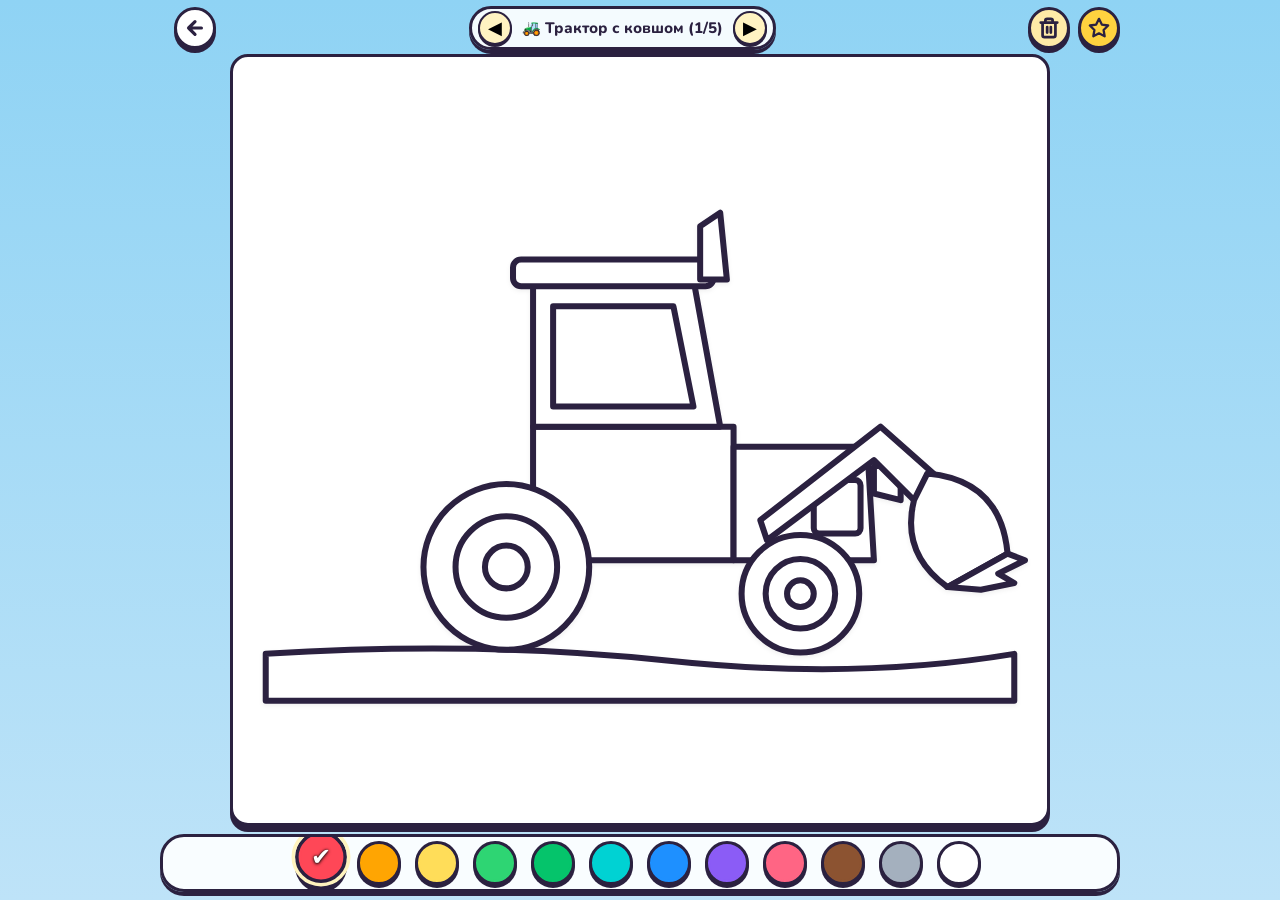
<file: coloring_game.html>
<!DOCTYPE html>
<html lang="ru">
<head>
<meta charset="UTF-8">
<meta name="viewport" content="width=device-width, initial-scale=1, maximum-scale=1, user-scalable=no, viewport-fit=cover">
<title>Раскраска</title>
<link href="https://fonts.googleapis.com/css2?family=Comfortaa:wght@700&family=Nunito:wght@700;800;900&display=swap" rel="stylesheet">
<style>
  :root{
    --sky-1:#8FD3F4;
    --sky-2:#BEE3F8;
    --ink:#2B2140;
    --panel:#FFFFFF;
    --sun:#FFD23F;
  }
  *{ box-sizing:border-box; -webkit-tap-highlight-color:transparent; margin:0; padding:0; }
  html,body{
    width:100%; height:100%;
    min-height:100%;
    overflow:hidden;
    font-family:'Nunito', sans-serif;
    color:var(--ink);
    background:linear-gradient(180deg, var(--sky-1), var(--sky-2));
    touch-action:none;
    -webkit-user-select:none; user-select:none;
  }
  #app{
    position:fixed;
    inset:0;
    width:100%;
    height:100%;
    display:flex;
    flex-direction:column;
    justify-content:space-between;
    align-items:center;
    box-sizing:border-box;
    padding-top:max(env(safe-area-inset-top, 0px), 6px);
    padding-bottom:max(env(safe-area-inset-bottom, 0px), 8px);
    padding-left:max(env(safe-area-inset-left, 0px), 12px);
    padding-right:max(env(safe-area-inset-right, 0px), 12px);
    overflow:hidden;
  }

  /* Верхняя панель */
  .top-bar{
    width:100%;
    max-width:960px;
    display:flex;
    align-items:center;
    justify-content:space-between;
    gap:8px;
    z-index:10;
  }
  .btn{
    display:flex;
    align-items:center;
    justify-content:center;
    background:#FFFFFF;
    border:3px solid var(--ink);
    border-radius:99px;
    color:var(--ink);
    box-shadow:0 4px 0 var(--ink);
    cursor:pointer;
    transition:transform .1s ease, box-shadow .1s ease;
    font-family:'Comfortaa', cursive;
    font-weight:700;
  }
  .btn:active{
    transform:translateY(3px);
    box-shadow:0 1px 0 var(--ink);
  }
  .btn-icon{
    width:42px;
    height:42px;
    border-radius:50%;
    padding:0;
    text-decoration:none;
    flex-shrink:0;
  }
  .btn-icon svg{
    width:22px;
    height:22px;
    stroke:var(--ink);
  }
  .nav-group{
    display:flex;
    align-items:center;
    background:#FFFFFFE6;
    border:3px solid var(--ink);
    border-radius:99px;
    padding:2px 6px;
    box-shadow:0 4px 0 var(--ink);
    gap:6px;
  }
  .nav-btn{
    width:34px;
    height:34px;
    border-radius:50%;
    background:#FFF3C2;
    border:2.5px solid var(--ink);
    display:flex;
    align-items:center;
    justify-content:center;
    font-size:18px;
    cursor:pointer;
    box-shadow:0 2px 0 var(--ink);
    transition:transform .1s ease;
  }
  .nav-btn:active{
    transform:translateY(2px);
    box-shadow:none;
  }
  .pic-title{
    font-size:clamp(0.75rem, 2.4vmin, 0.95rem);
    font-weight:800;
    padding:0 4px;
    white-space:nowrap;
  }

  /* Центральная часть с рисунком */
  .canvas-wrap{
    position:relative;
    flex:1;
    width:100%;
    max-width:820px;
    display:flex;
    align-items:center;
    justify-content:center;
    padding:4px 0 8px 0;
    min-height:0; /* важно для flex в ландшафте */
  }
  .drawing-board{
    background:#FFFFFF;
    border:3.5px solid var(--ink);
    border-radius:18px;
    box-shadow:0 6px 0 var(--ink);
    width:100%;
    height:100%;
    max-height:100%;
    min-height:0;
    box-sizing:border-box;
    display:flex;
    align-items:center;
    justify-content:center;
    overflow:hidden;
    padding:6px;
    position:relative;
  }
  .drawing-board svg{
    width:100%;
    height:100%;
    max-height:100%;
    object-fit:contain;
    filter:drop-shadow(0 2px 2px rgba(0,0,0,0.06));
  }

  /* Красивые кликабельные секции SVG */
  .paintable{
    cursor:pointer;
    transition:fill 0.18s ease-out, transform 0.1s ease;
    stroke:#2B2140;
    stroke-width:4.5;
    stroke-linecap:round;
    stroke-linejoin:round;
  }
  .paintable:active{
    filter:brightness(1.1);
  }
  .outline-only{
    stroke:#2B2140;
    stroke-width:4.5;
    stroke-linecap:round;
    stroke-linejoin:round;
    fill:none;
    pointer-events:none;
  }

  /* Нижняя палитра красок */
  .palette-bar{
    width:100%;
    max-width:960px;
    background:#FFFFFFE8;
    border:3px solid var(--ink);
    border-radius:24px;
    padding:4px 10px;
    box-shadow:0 4px 0 var(--ink);
    display:flex;
    align-items:center;
    justify-content:center;
    gap:clamp(6px, 1.8vmin, 14px);
    z-index:10;
    overflow-x:auto;
    scrollbar-width:none;
  }
  .palette-bar::-webkit-scrollbar{ display:none; }
  .color-btn{
    width:clamp(32px, 8vmin, 44px);
    height:clamp(32px, 8vmin, 44px);
    border-radius:50%;
    border:3px solid var(--ink);
    box-shadow:0 3px 0 var(--ink);
    cursor:pointer;
    flex-shrink:0;
    position:relative;
    transition:transform .15s cubic-bezier(0.34, 1.56, 0.64, 1), box-shadow .15s ease;
  }
  .color-btn::after{
    content:'';
    position:absolute;
    inset:2px;
    border-radius:50%;
    background:inherit;
  }
  .color-btn.active{
    transform:translateY(-6px) scale(1.18);
    box-shadow:0 8px 0 var(--ink);
    outline:3px solid #FFF3BE;
  }
  .color-btn.active::before{
    content:'✔';
    position:absolute;
    inset:0;
    display:flex;
    align-items:center;
    justify-content:center;
    font-size:clamp(14px, 3.5vmin, 20px);
    color:#FFFFFF;
    text-shadow:0 1px 3px rgba(0,0,0,0.8), 0 0 2px #000;
    z-index:2;
  }

  /* Эффект брызг и салюта */
  .particle{
    position:absolute;
    pointer-events:none;
    border-radius:50%;
    z-index:99;
    animation:splash .5s cubic-bezier(0.1, 0.8, 0.2, 1) forwards;
  }
  @keyframes splash{
    0%{ transform:translate(-50%, -50%) scale(0.3); opacity:1; }
    100%{ transform:translate(var(--tx), var(--ty)) scale(1.2); opacity:0; }
  }

  /* Салют победы */
  .confetti{
    position:absolute;
    pointer-events:none;
    z-index:9999;
    animation:confetti-fall 2.2s cubic-bezier(0.25, 1, 0.5, 1) forwards;
  }
  @keyframes confetti-fall{
    0%{ transform:translate(0, 0) rotate(0deg) scale(0.6); opacity:1; }
    100%{ transform:translate(var(--cx), var(--cy)) rotate(720deg) scale(1.2); opacity:0; }
  }

  /* Экран поворота устройства */
  .rotate-prompt{
    display:none;
    position:fixed;
    inset:0;
    z-index:99999;
    background:rgba(43,33,64,0.94);
    backdrop-filter:blur(6px);
    -webkit-backdrop-filter:blur(6px);
    align-items:center;
    justify-content:center;
    padding:20px;
    color:#FFFFFF;
    text-align:center;
  }
  @media screen and (orientation: portrait){
    .rotate-prompt{ display:flex; }
  }
  .rotate-card{
    background:#FFFFFF;
    color:var(--ink);
    border:4px solid var(--ink);
    border-radius:22px;
    padding:20px 24px;
    max-width:300px;
    display:flex;
    flex-direction:column;
    align-items:center;
    box-shadow:0 8px 24px rgba(0,0,0,0.3);
  }
  .rotate-icon{
    width:56px;
    height:56px;
    color:#FFD23F;
    margin-bottom:10px;
    animation:phone-rotate 2.2s ease-in-out infinite;
  }
  .rotate-icon svg{ width:100%; height:100%; }
  @keyframes phone-rotate{
    0%,20%{ transform:rotate(0deg); }
    50%,70%{ transform:rotate(-90deg); }
    90%,100%{ transform:rotate(0deg); }
  }
  .rotate-title{
    font-family:'Comfortaa', cursive;
    font-weight:700;
    font-size:1.2rem;
    margin-bottom:6px;
  }
  .rotate-sub{
    font-size:0.88rem;
    opacity:0.85;
  }
</style>
</head>
<body>

<div class="rotate-prompt">
  <div class="rotate-card">
    <div class="rotate-icon">
      <svg viewBox="0 0 64 64" fill="none" stroke="currentColor" stroke-width="4" stroke-linecap="round" stroke-linejoin="round">
        <rect x="18" y="10" width="28" height="44" rx="4"/>
        <line x1="28" y1="46" x2="36" y2="46"/>
        <path d="M48 20 A 24 24 0 0 1 48 44" stroke-dasharray="4 4" stroke-width="2.5"/>
        <polyline points="48 48 48 42 42 45"/>
      </svg>
    </div>
    <div class="rotate-title">Поверни телефон 🔄</div>
    <div class="rotate-sub">Для раскраски нужен альбомный (горизонтальный) экран!</div>
  </div>
</div>

<div id="app">
  <!-- Верхняя строка кнопок -->
  <div class="top-bar">
    <a href="index.html" class="btn btn-icon" aria-label="В меню" title="В меню" style="margin-left:14px;">
      <svg viewBox="0 0 24 24" fill="none" stroke-width="3.5" stroke-linecap="round" stroke-linejoin="round">
        <path d="M19 12H5M12 19l-7-7 7-7"/>
      </svg>
    </a>

    <div class="nav-group">
      <button class="nav-btn" id="prevBtn" aria-label="Назад">◀</button>
      <div class="pic-title" id="picTitle">🚜 Трактор (1/5)</div>
      <button class="nav-btn" id="nextBtn" aria-label="Вперед">▶</button>
    </div>

    <div style="display:flex; gap:8px;">
      <button class="btn btn-icon" id="clearBtn" aria-label="Очистить" title="Очистить" style="background:#FFEAA7;">
        <svg viewBox="0 0 24 24" fill="none" stroke-width="3" stroke-linecap="round" stroke-linejoin="round">
          <path d="M3 6h18M19 6v14a2 2 0 0 1-2 2H7a2 2 0 0 1-2-2V6m3 0V4a2 2 0 0 1 2-2h4a2 2 0 0 1 2 2v2M10 11v6M14 11v6"/>
        </svg>
      </button>
      <button class="btn btn-icon" id="cheerBtn" aria-label="Салют" title="Готово!" style="background:#FFD23F;">
        <svg viewBox="0 0 24 24" fill="#FFD23F" stroke-width="2.5" stroke-linecap="round" stroke-linejoin="round">
          <polygon points="12 2 15.09 8.26 22 9.27 17 14.14 18.18 21.02 12 17.77 5.82 21.02 7 14.14 2 9.27 8.91 8.26 12 2"/>
        </svg>
      </button>
    </div>
  </div>

  <!-- Холст для рисования -->
  <div class="canvas-wrap">
    <div class="drawing-board" id="board">
      <!-- SVG рисунок генерируется через JS -->
    </div>
  </div>

  <!-- Палитра сочных цветов -->
  <div class="palette-bar" id="palette">
    <!-- Кнопки цветов -->
  </div>
</div>

<script>
// Аудиосинтезатор Web Audio API (без внешних файлов)
class SoundFX {
  constructor() {
    this.ctx = null;
  }
  init() {
    if (!this.ctx) {
      const AudioCtx = window.AudioContext || window.webkitAudioContext;
      if (AudioCtx) this.ctx = new AudioCtx();
    }
    if (this.ctx && this.ctx.state === 'suspended') {
      this.ctx.resume();
    }
  }
  pop(freq = 440) {
    this.init();
    if (!this.ctx) return;
    const osc = this.ctx.createOscillator();
    const gain = this.ctx.createGain();
    osc.type = 'sine';
    osc.frequency.setValueAtTime(freq, this.ctx.currentTime);
    osc.frequency.exponentialRampToValueAtTime(freq * 1.5, this.ctx.currentTime + 0.08);
    gain.gain.setValueAtTime(0.3, this.ctx.currentTime);
    gain.gain.exponentialRampToValueAtTime(0.001, this.ctx.currentTime + 0.12);
    osc.connect(gain);
    gain.connect(this.ctx.destination);
    osc.start();
    osc.stop(this.ctx.currentTime + 0.12);
  }
  fanfare() {
    this.init();
    if (!this.ctx) return;
    const notes = [261.63, 329.63, 392.00, 523.25, 659.25, 783.99];
    notes.forEach((freq, idx) => {
      const t = this.ctx.currentTime + idx * 0.09;
      const osc = this.ctx.createOscillator();
      const gain = this.ctx.createGain();
      osc.type = 'triangle';
      osc.frequency.setValueAtTime(freq, t);
      gain.gain.setValueAtTime(0.28, t);
      gain.gain.exponentialRampToValueAtTime(0.001, t + 0.25);
      osc.connect(gain);
      gain.connect(this.ctx.destination);
      osc.start(t);
      osc.stop(t + 0.25);
    });
  }
}
const sfx = new SoundFX();

// Попытка зафиксировать альбомную ориентацию на Android
function lockLandscape() {
  if (screen.orientation && screen.orientation.lock) {
    screen.orientation.lock('landscape').catch(() => {});
  }
}
window.addEventListener('load', lockLandscape);
window.addEventListener('pointerdown', () => {
  sfx.init();
  lockLandscape();
}, { once: true });

// Палитра красок (крупные, насыщенные)
const COLORS = [
  { name: 'Красный', val: '#FF4757' },
  { name: 'Оранжевый', val: '#FFA502' },
  { name: 'Жёлтый', val: '#FFDD59' },
  { name: 'Зелёный', val: '#2ED573' },
  { name: 'Изумрудный', val: '#05C46B' },
  { name: 'Голубой', val: '#00D2D3' },
  { name: 'Синий', val: '#1E90FF' },
  { name: 'Фиолетовый', val: '#8B5CF6' },
  { name: 'Розовый', val: '#FF6584' },
  { name: 'Коричневый', val: '#8C5331' },
  { name: 'Серый', val: '#A4B0BE' },
  { name: 'Белый', val: '#FFFFFF' }
];

let selectedColor = COLORS[0].val;

// 5 интересных картинок для мальчика 3,5 лет
const PICTURES = [
  {
    title: '🚜 Трактор с ковшом',
    svg: `
      <svg viewBox="0 0 600 420">
        <!-- Фон/земля -->
        <path class="paintable" fill="#FFFFFF" d="M 20 370 Q 180 360 320 375 T 580 370 L 580 405 L 20 405 Z"/>
        <!-- Корпус трактора -->
        <path class="paintable" fill="#FFFFFF" d="M 220 200 L 370 200 L 370 300 L 160 300 L 160 270 L 220 270 Z"/>
        <!-- Кабина -->
        <path class="paintable" fill="#FFFFFF" d="M 220 200 L 220 90 L 340 90 L 360 200 Z"/>
        <!-- Крыша кабины -->
        <rect class="paintable" fill="#FFFFFF" x="205" y="75" width="150" height="20" rx="6"/>
        <!-- Стекло кабины -->
        <path class="paintable" fill="#FFFFFF" d="M 235 110 L 325 110 L 340 185 L 235 185 Z"/>
        <!-- Выхлопная труба -->
        <path class="paintable" fill="#FFFFFF" d="M 345 90 L 345 50 L 360 40 L 365 90 Z"/>
        <!-- Капот / двигатель -->
        <path class="paintable" fill="#FFFFFF" d="M 370 215 L 470 215 L 475 300 L 370 300 Z"/>
        <!-- Фара -->
        <polygon class="paintable" fill="#FFFFFF" points="475,230 495,225 495,255 475,250"/>
        <!-- Радиаторная решетка -->
        <rect class="paintable" fill="#FFFFFF" x="430" y="240" width="35" height="40" rx="4"/>
        <!-- Стрела ковша -->
        <path class="paintable" fill="#FFFFFF" d="M 390 270 L 480 200 L 525 240 L 510 260 L 475 225 L 395 285 Z"/>
        <!-- Ковш -->
        <path class="paintable" fill="#FFFFFF" d="M 515 235 Q 570 240 575 295 L 530 320 Q 495 295 505 255 Z"/>
        <!-- Зубья ковша -->
        <polygon class="paintable" fill="#FFFFFF" points="575,295 588,300 568,310 580,317 555,322 530,320"/>
        <!-- Большое заднее колесо -->
        <circle class="paintable" fill="#FFFFFF" cx="200" cy="305" r="62"/>
        <circle class="paintable" fill="#FFFFFF" cx="200" cy="305" r="38"/>
        <circle class="paintable" fill="#FFFFFF" cx="200" cy="305" r="16"/>
        <!-- Переднее колесо -->
        <circle class="paintable" fill="#FFFFFF" cx="420" cy="325" r="44"/>
        <circle class="paintable" fill="#FFFFFF" cx="420" cy="325" r="26"/>
        <circle class="paintable" fill="#FFFFFF" cx="420" cy="325" r="10"/>
      </svg>
    `
  },
  {
    title: '🚒 Пожарная машина',
    svg: `
      <svg viewBox="0 0 600 420">
        <!-- Дорога -->
        <rect class="paintable" fill="#FFFFFF" x="20" y="365" width="560" height="35" rx="8"/>
        <!-- Основной кузов -->
        <path class="paintable" fill="#FFFFFF" d="M 70 170 L 370 170 L 370 310 L 70 310 Z"/>
        <!-- Кабина спереди -->
        <path class="paintable" fill="#FFFFFF" d="M 370 170 L 450 170 Q 520 180 525 250 L 525 310 L 370 310 Z"/>
        <!-- Лобовое и боковое стекло -->
        <path class="paintable" fill="#FFFFFF" d="M 385 185 L 445 185 L 485 240 L 385 240 Z"/>
        <!-- Мигалка -->
        <path class="paintable" fill="#FFFFFF" d="M 410 170 L 410 145 Q 430 135 450 145 L 450 170 Z"/>
        <!-- Основание лестницы -->
        <rect class="paintable" fill="#FFFFFF" x="120" y="150" width="80" height="20" rx="4"/>
        <!-- Пожарная лестница -->
        <path class="paintable" fill="#FFFFFF" d="M 90 145 L 350 100 L 355 120 L 95 165 Z"/>
        <!-- Ступеньки лестницы (детали) -->
        <line class="outline-only" x1="150" y1="135" x2="155" y2="155"/>
        <line class="outline-only" x1="200" y1="125" x2="205" y2="145"/>
        <line class="outline-only" x1="250" y1="116" x2="255" y2="136"/>
        <line class="outline-only" x1="300" y1="108" x2="305" y2="128"/>
        <!-- Дверь с ручкой -->
        <rect class="paintable" fill="#FFFFFF" x="385" y="250" width="65" height="55" rx="4"/>
        <circle class="paintable" fill="#FFFFFF" cx="395" cy="275" r="4"/>
        <!-- Отсеки с оборудованием на кузове -->
        <rect class="paintable" fill="#FFFFFF" x="90" y="200" width="70" height="90" rx="5"/>
        <rect class="paintable" fill="#FFFFFF" x="180" y="200" width="70" height="90" rx="5"/>
        <rect class="paintable" fill="#FFFFFF" x="270" y="200" width="80" height="90" rx="5"/>
        <!-- Свернутый шланг в отсеке -->
        <circle class="paintable" fill="#FFFFFF" cx="310" cy="245" r="24"/>
        <circle class="paintable" fill="#FFFFFF" cx="310" cy="245" r="10"/>
        <!-- Фара и бампер -->
        <rect class="paintable" fill="#FFFFFF" x="515" y="260" width="20" height="22" rx="4"/>
        <rect class="paintable" fill="#FFFFFF" x="510" y="295" width="30" height="18" rx="4"/>
        <!-- Колеса -->
        <circle class="paintable" fill="#FFFFFF" cx="160" cy="315" r="45"/>
        <circle class="paintable" fill="#FFFFFF" cx="160" cy="315" r="24"/>
        <circle class="paintable" fill="#FFFFFF" cx="440" cy="315" r="45"/>
        <circle class="paintable" fill="#FFFFFF" cx="440" cy="315" r="24"/>
      </svg>
    `
  },
  {
    title: '🏎️ Гоночный болид',
    svg: `
      <svg viewBox="0 0 600 420">
        <!-- Флажки на фоне -->
        <polygon class="paintable" fill="#FFFFFF" points="80,50 140,75 80,100"/>
        <polygon class="paintable" fill="#FFFFFF" points="500,50 560,75 500,100"/>
        <!-- Трасса -->
        <path class="paintable" fill="#FFFFFF" d="M 30 360 Q 300 350 570 360 L 570 395 L 30 395 Z"/>
        <!-- Корпус болида -->
        <path class="paintable" fill="#FFFFFF" d="M 80 270 Q 140 250 220 240 Q 320 230 450 275 L 530 290 L 530 320 L 70 320 L 70 275 Z"/>
        <!-- Спойлер (антикрыло) -->
        <rect class="paintable" fill="#FFFFFF" x="60" y="195" width="80" height="20" rx="4"/>
        <polygon class="paintable" fill="#FFFFFF" points="90,215 110,215 105,270 85,270"/>
        <!-- Кабина / шлем гонщика -->
        <ellipse class="paintable" fill="#FFFFFF" cx="290" cy="205" rx="30" ry="26"/>
        <path class="paintable" fill="#FFFFFF" d="M 285 195 L 315 195 L 310 215 L 285 215 Z"/>
        <!-- Стекло обтекателя -->
        <path class="paintable" fill="#FFFFFF" d="M 315 215 L 370 245 L 315 245 Z"/>
        <!-- Бортовой номер 1 (круг и звезда) -->
        <circle class="paintable" fill="#FFFFFF" cx="240" cy="275" r="26"/>
        <polygon class="paintable" fill="#FFFFFF" points="240,255 246,268 260,268 249,277 253,290 240,282 227,290 231,277 220,268 234,268"/>
        <!-- Полоса на капоте -->
        <path class="paintable" fill="#FFFFFF" d="M 370 248 L 470 276 L 465 292 L 365 264 Z"/>
        <!-- Носовой спойлер -->
        <rect class="paintable" fill="#FFFFFF" x="510" y="295" width="35" height="25" rx="5"/>
        <!-- Пламя из трубы сзади -->
        <path class="paintable" fill="#FFFFFF" d="M 70 290 Q 20 295 40 305 Q 10 312 60 315 Z"/>
        <!-- Заднее большое колесо -->
        <circle class="paintable" fill="#FFFFFF" cx="160" cy="315" r="48"/>
        <circle class="paintable" fill="#FFFFFF" cx="160" cy="315" r="26"/>
        <circle class="paintable" fill="#FFFFFF" cx="160" cy="315" r="10"/>
        <!-- Переднее колесо -->
        <circle class="paintable" fill="#FFFFFF" cx="450" cy="320" r="42"/>
        <circle class="paintable" fill="#FFFFFF" cx="450" cy="320" r="22"/>
        <circle class="paintable" fill="#FFFFFF" cx="450" cy="320" r="8"/>
      </svg>
    `
  },
  {
    title: '🚀 Ракета в космосе',
    svg: `
      <svg viewBox="0 0 600 420">
        <!-- Луна/планета -->
        <circle class="paintable" fill="#FFFFFF" cx="110" cy="110" r="50"/>
        <ellipse class="paintable" fill="#FFFFFF" cx="110" cy="110" rx="70" ry="16"/>
        <!-- Звезды -->
        <polygon class="paintable" fill="#FFFFFF" points="490,60 496,75 512,75 499,85 504,100 490,90 476,100 481,85 468,75 484,75"/>
        <polygon class="paintable" fill="#FFFFFF" points="530,220 535,232 548,232 538,240 542,252 530,244 518,252 522,240 512,232 525,232"/>
        <polygon class="paintable" fill="#FFFFFF" points="90,280 94,290 105,290 96,297 99,307 90,300 81,307 84,297 75,290 86,290"/>
        <!-- Корпус ракеты -->
        <path class="paintable" fill="#FFFFFF" d="M 300 60 Q 370 140 370 280 L 230 280 Q 230 140 300 60 Z"/>
        <!-- Носовой конус ракеты -->
        <path class="paintable" fill="#FFFFFF" d="M 300 60 Q 340 105 352 140 L 248 140 Q 260 105 300 60 Z"/>
        <!-- Иллюминатор (кольцо и стекло) -->
        <circle class="paintable" fill="#FFFFFF" cx="300" cy="195" r="42"/>
        <circle class="paintable" fill="#FFFFFF" cx="300" cy="195" r="26"/>
        <!-- Правое крыло -->
        <path class="paintable" fill="#FFFFFF" d="M 370 230 L 435 295 L 370 295 Z"/>
        <!-- Левое крыло -->
        <path class="paintable" fill="#FFFFFF" d="M 230 230 L 165 295 L 230 295 Z"/>
        <!-- Центральный стабилизатор -->
        <path class="paintable" fill="#FFFFFF" d="M 285 240 L 315 240 L 310 295 L 290 295 Z"/>
        <!-- Сопло двигателя -->
        <polygon class="paintable" fill="#FFFFFF" points="260,280 340,280 350,305 250,305"/>
        <!-- Огонь из двигателя (внешний) -->
        <path class="paintable" fill="#FFFFFF" d="M 260 305 Q 300 410 300 410 Q 300 410 340 305 Z"/>
        <!-- Огонь из двигателя (внутренний) -->
        <path class="paintable" fill="#FFFFFF" d="M 275 305 Q 300 370 300 370 Q 300 370 325 305 Z"/>
      </svg>
    `
  },
  {
    title: '🚂 Весёлый паровозик',
    svg: `
      <svg viewBox="0 0 600 420">
        <!-- Рельсы и шпалы -->
        <rect class="paintable" fill="#FFFFFF" x="30" y="360" width="540" height="15" rx="3"/>
        <rect class="paintable" fill="#FFFFFF" x="30" y="380" width="540" height="15" rx="3"/>
        <!-- Облака дыма из трубы -->
        <circle class="paintable" fill="#FFFFFF" cx="440" cy="70" r="26"/>
        <circle class="paintable" fill="#FFFFFF" cx="395" cy="50" r="32"/>
        <circle class="paintable" fill="#FFFFFF" cx="340" cy="65" r="24"/>
        <!-- Кабина машиниста -->
        <path class="paintable" fill="#FFFFFF" d="M 120 150 L 260 150 L 260 310 L 120 310 Z"/>
        <!-- Крыша кабины -->
        <path class="paintable" fill="#FFFFFF" d="M 105 145 Q 190 125 275 145 L 265 155 L 115 155 Z"/>
        <!-- Окно кабины -->
        <rect class="paintable" fill="#FFFFFF" x="145" y="170" width="80" height="60" rx="8"/>
        <!-- Котёл паровоза -->
        <path class="paintable" fill="#FFFFFF" d="M 260 185 L 470 185 L 470 310 L 260 310 Z"/>
        <!-- Передний нос котла -->
        <path class="paintable" fill="#FFFFFF" d="M 470 185 Q 505 245 470 310 Z"/>
        <!-- Труба -->
        <path class="paintable" fill="#FFFFFF" d="M 415 185 L 410 115 L 450 105 L 445 185 Z"/>
        <!-- Колпак / купол на котле -->
        <path class="paintable" fill="#FFFFFF" d="M 320 185 Q 345 145 370 185 Z"/>
        <!-- Фара спереди -->
        <polygon class="paintable" fill="#FFFFFF" points="485,220 520,210 520,245 485,235"/>
        <!-- Метельник (отбойник) спереди -->
        <polygon class="paintable" fill="#FFFFFF" points="470,310 530,350 460,350"/>
        <!-- Большое колесо кабины -->
        <circle class="paintable" fill="#FFFFFF" cx="190" cy="315" r="54"/>
        <circle class="paintable" fill="#FFFFFF" cx="190" cy="315" r="32"/>
        <circle class="paintable" fill="#FFFFFF" cx="190" cy="315" r="12"/>
        <!-- Передние колеса -->
        <circle class="paintable" fill="#FFFFFF" cx="330" cy="335" r="36"/>
        <circle class="paintable" fill="#FFFFFF" cx="330" cy="335" r="18"/>
        <circle class="paintable" fill="#FFFFFF" cx="425" cy="335" r="36"/>
        <circle class="paintable" fill="#FFFFFF" cx="425" cy="335" r="18"/>
        <!-- Шатун (тяга между колесами) -->
        <rect class="paintable" fill="#FFFFFF" x="315" y="330" width="125" height="12" rx="4"/>
      </svg>
    `
  }
];

let curPicIdx = 0;

// Инициализация палитры
const paletteEl = document.getElementById('palette');
COLORS.forEach((col, idx) => {
  const btn = document.createElement('button');
  btn.className = 'color-btn' + (idx === 0 ? ' active' : '');
  btn.style.backgroundColor = col.val;
  btn.title = col.name;
  btn.setAttribute('aria-label', col.name);
  btn.addEventListener('pointerdown', (e) => {
    e.preventDefault();
    document.querySelectorAll('.color-btn').forEach(b => b.classList.remove('active'));
    btn.classList.add('active');
    selectedColor = col.val;
    sfx.pop(350 + idx * 30);
  });
  paletteEl.appendChild(btn);
});

// Загрузка картинки
const boardEl = document.getElementById('board');
const picTitleEl = document.getElementById('picTitle');

function loadPicture(idx) {
  curPicIdx = (idx + PICTURES.length) % PICTURES.length;
  const pic = PICTURES[curPicIdx];
  picTitleEl.textContent = `${pic.title} (${curPicIdx + 1}/${PICTURES.length})`;
  boardEl.innerHTML = pic.svg;
  attachPaintHandlers();
}

// Привязка кликов к раскрашиваемым зонам
function attachPaintHandlers() {
  const elements = boardEl.querySelectorAll('.paintable');
  elements.forEach((elem) => {
    elem.addEventListener('pointerdown', (e) => {
      e.preventDefault();
      e.stopPropagation();
      elem.setAttribute('fill', selectedColor);

      // Звуковой эффект с легкой случайной тональностью
      sfx.pop(400 + Math.random() * 200);

      // Эффект всплеска
      createSplash(e.clientX, e.clientY, selectedColor);
    });
  });
}

// Брызги при тапе
function createSplash(x, y, color) {
  for (let i = 0; i < 6; i++) {
    const p = document.createElement('div');
    p.className = 'particle';
    const size = 8 + Math.random() * 10;
    p.style.width = size + 'px';
    p.style.height = size + 'px';
    p.style.backgroundColor = color;
    p.style.left = x + 'px';
    p.style.top = y + 'px';

    const angle = (Math.PI * 2 * i) / 6 + (Math.random() - 0.5) * 0.5;
    const dist = 20 + Math.random() * 30;
    p.style.setProperty('--tx', `${Math.cos(angle) * dist}px`);
    p.style.setProperty('--ty', `${Math.sin(angle) * dist}px`);

    document.body.appendChild(p);
    setTimeout(() => p.remove(), 550);
  }
}

// Салют / поздравление
function launchConfetti() {
  sfx.fanfare();
  const colors = ['#FF4757', '#FFA502', '#FFDD59', '#2ED573', '#1E90FF', '#FF6584'];
  const centerX = window.innerWidth / 2;
  const centerY = window.innerHeight / 2;

  for (let i = 0; i < 40; i++) {
    const c = document.createElement('div');
    c.className = 'confetti';
    const size = 10 + Math.random() * 14;
    c.style.width = size + 'px';
    c.style.height = (size * (Math.random() > 0.5 ? 1 : 0.6)) + 'px';
    c.style.backgroundColor = colors[Math.floor(Math.random() * colors.length)];
    c.style.borderRadius = Math.random() > 0.5 ? '50%' : '3px';
    c.style.left = centerX + 'px';
    c.style.top = centerY + 'px';

    const angle = Math.random() * Math.PI * 2;
    const dist = 60 + Math.random() * (Math.min(window.innerWidth, window.innerHeight) * 0.45);
    c.style.setProperty('--cx', `${Math.cos(angle) * dist}px`);
    c.style.setProperty('--cy', `${Math.sin(angle) * dist}px`);

    document.body.appendChild(c);
    setTimeout(() => c.remove(), 2300);
  }
}

// Переключение картинок
document.getElementById('prevBtn').addEventListener('pointerdown', (e) => {
  e.preventDefault();
  sfx.pop(300);
  loadPicture(curPicIdx - 1);
});
document.getElementById('nextBtn').addEventListener('pointerdown', (e) => {
  e.preventDefault();
  sfx.pop(500);
  loadPicture(curPicIdx + 1);
});

// Кнопка очистить
document.getElementById('clearBtn').addEventListener('pointerdown', (e) => {
  e.preventDefault();
  sfx.pop(250);
  loadPicture(curPicIdx);
});

// Кнопка салюта
document.getElementById('cheerBtn').addEventListener('pointerdown', (e) => {
  e.preventDefault();
  launchConfetti();
});

// Первая загрузка
loadPicture(0);
</script>
</body>
</html>
</file>
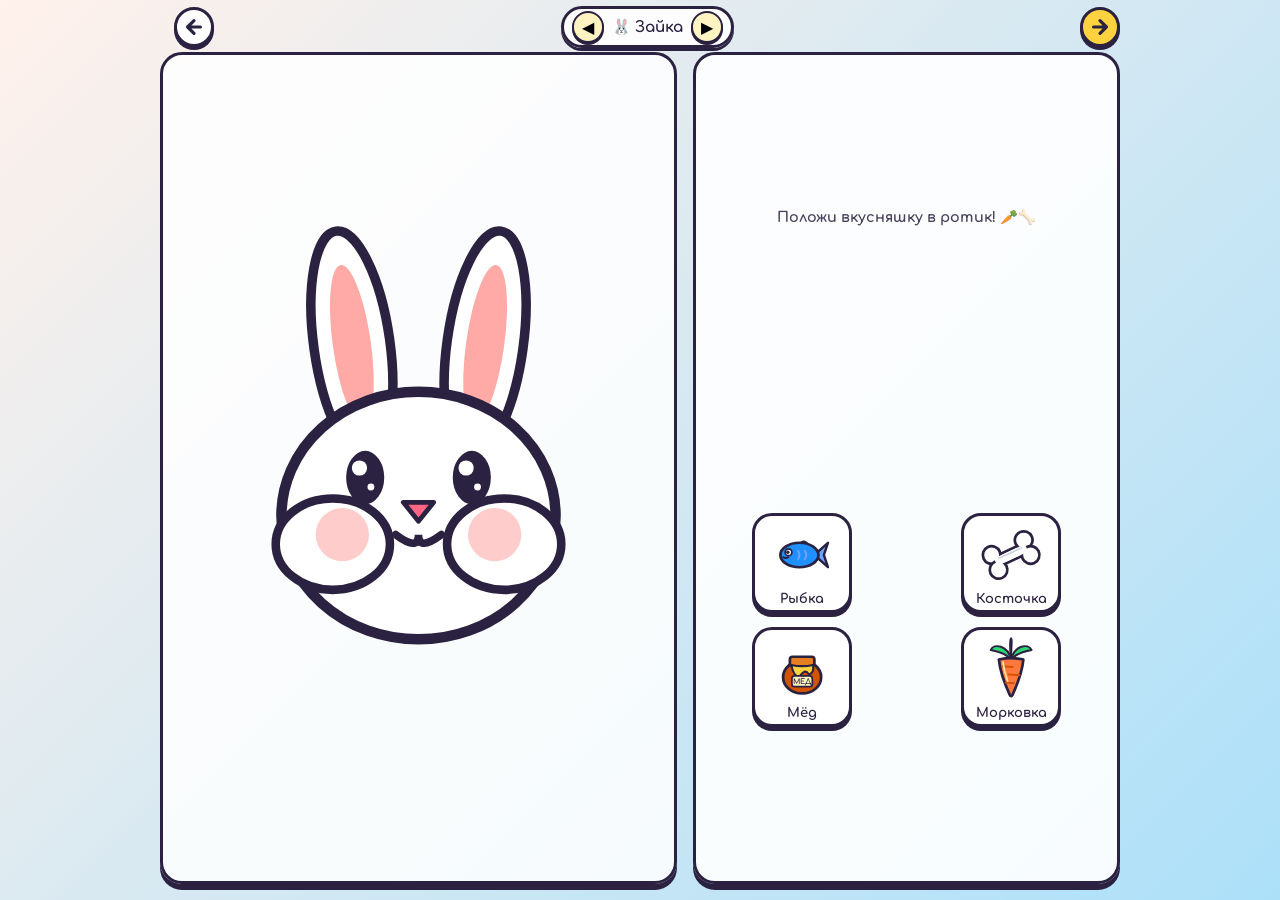
<file: feed_animals_game.html>
<!DOCTYPE html>
<html lang="ru">
<head>
<meta charset="UTF-8">
<meta name="viewport" content="width=device-width, initial-scale=1, maximum-scale=1, user-scalable=no, viewport-fit=cover">
<title>Накорми зверей</title>
<link href="https://fonts.googleapis.com/css2?family=Comfortaa:wght@700&family=Nunito:wght@700;800;900&display=swap" rel="stylesheet">
<style>
  :root{
    --sky-1:#FEE140;
    --sky-2:#FA709A;
    --ink:#2B2140;
    --plate-bg:#FFFFFFE6;
  }
  *{ box-sizing:border-box; -webkit-tap-highlight-color:transparent; margin:0; padding:0; }
  html,body{
    width:100%; height:100%;
    min-height:100%;
    overflow:hidden;
    font-family:'Nunito', sans-serif;
    color:var(--ink);
    background:linear-gradient(135deg, #FFF1EB 0%, #ACE0F9 100%);
    touch-action:none;
    -webkit-user-select:none; user-select:none;
  }
  #app{
    position:fixed;
    inset:0;
    width:100%;
    height:100%;
    display:flex;
    flex-direction:column;
    justify-content:space-between;
    align-items:center;
    box-sizing:border-box;
    padding-top:max(env(safe-area-inset-top, 0px), 6px);
    padding-bottom:max(env(safe-area-inset-bottom, 0px), 8px);
    padding-left:max(env(safe-area-inset-left, 0px), 12px);
    padding-right:max(env(safe-area-inset-right, 0px), 12px);
    overflow:hidden;
  }

  /* Верхняя панель */
  .top-bar{
    width:100%;
    max-width:960px;
    display:flex;
    align-items:center;
    justify-content:space-between;
    gap:8px;
    z-index:100;
  }
  .btn{
    display:flex;
    align-items:center;
    justify-content:center;
    background:#FFFFFF;
    border:3px solid var(--ink);
    border-radius:99px;
    color:var(--ink);
    box-shadow:0 3px 0 var(--ink);
    cursor:pointer;
    transition:transform .1s ease, box-shadow .1s ease;
    font-family:'Comfortaa', cursive;
    font-weight:700;
  }
  .btn:active{
    transform:translateY(2px);
    box-shadow:0 1px 0 var(--ink);
  }
  .btn-icon{
    width:40px;
    height:40px;
    border-radius:50%;
    padding:0;
    text-decoration:none;
    flex-shrink:0;
  }
  .btn-icon svg{ width:22px; height:22px; stroke:var(--ink); }

  .nav-group{
    display:flex;
    align-items:center;
    background:#FFFFFFE6;
    border:3px solid var(--ink);
    border-radius:99px;
    padding:2px 8px;
    box-shadow:0 3px 0 var(--ink);
    gap:8px;
  }
  .nav-btn{
    width:32px;
    height:32px;
    border-radius:50%;
    background:#FFF3C2;
    border:2.5px solid var(--ink);
    display:flex;
    align-items:center;
    justify-content:center;
    font-size:16px;
    cursor:pointer;
    box-shadow:0 2px 0 var(--ink);
  }
  .animal-title{
    font-family:'Comfortaa', cursive;
    font-size:clamp(0.78rem, 2.3vmin, 0.95rem);
    font-weight:700;
    white-space:nowrap;
  }

  /* Игровая арена */
  .arena{
    flex:1;
    width:100%;
    max-width:960px;
    display:flex;
    gap:16px;
    align-items:center;
    justify-content:center;
    padding:4px 0 8px 0;
    min-height:0;
  }

  /* Место для зверька слева */
  .animal-box{
    flex:1.1;
    height:100%;
    max-height:100%;
    min-height:0;
    background:#FFFFFFD8;
    border:3.5px solid var(--ink);
    border-radius:22px;
    box-shadow:0 6px 0 var(--ink);
    display:flex;
    flex-direction:column;
    align-items:center;
    justify-content:center;
    position:relative;
    overflow:hidden;
    padding:8px;
    box-sizing:border-box;
  }
  .animal-svg-wrap{
    width:100%;
    height:100%;
    display:flex;
    align-items:center;
    justify-content:center;
  }
  .animal-svg-wrap svg{
    width:100%;
    height:100%;
    max-height:100%;
    object-fit:contain;
  }

  /* Анимация покачивания головой "не-а" */
  .head-shake{
    animation:shake 0.4s ease-in-out;
  }
  @keyframes shake{
    0%,100%{ transform:rotate(0deg); }
    25%{ transform:rotate(-8deg); }
    75%{ transform:rotate(8deg); }
  }

  /* Тарелка с едой справа */
  .plate-box{
    flex:0.9;
    height:100%;
    max-height:100%;
    min-height:0;
    background:var(--plate-bg);
    border:3.5px solid var(--ink);
    border-radius:22px;
    box-shadow:0 6px 0 var(--ink);
    display:flex;
    flex-direction:column;
    align-items:center;
    justify-content:space-around;
    padding:10px 8px;
    box-sizing:border-box;
  }
  .plate-title{
    font-family:'Comfortaa', cursive;
    font-weight:700;
    font-size:clamp(0.75rem, 2vmin, 0.9rem);
    text-align:center;
    opacity:0.85;
  }
  .food-items-wrap{
    display:grid;
    grid-template-columns:repeat(2, 1fr);
    gap:clamp(8px, 2vmin, 14px);
    width:100%;
    justify-items:center;
    align-items:center;
  }

  /* Карточка с едой (можно тащить) */
  .food-card{
    width:clamp(74px, 16vmin, 100px);
    height:clamp(74px, 16vmin, 100px);
    background:#FFFFFF;
    border:3.5px solid var(--ink);
    border-radius:20px;
    box-shadow:0 4px 0 var(--ink);
    display:flex;
    flex-direction:column;
    align-items:center;
    justify-content:center;
    cursor:grab;
    touch-action:none;
    transition:transform .12s cubic-bezier(0.175, 0.885, 0.32, 1.275);
    z-index:20;
    user-select:none;
    padding:4px;
  }
  .food-card svg{
    width:84%;
    height:84%;
    max-height:68px;
    pointer-events:none;
  }
  .food-label{
    font-family:'Comfortaa', cursive;
    font-size:clamp(0.68rem, 1.8vmin, 0.82rem);
    font-weight:900;
    color:var(--ink);
    margin-top:2px;
    pointer-events:none;
    white-space:nowrap;
  }
  .food-card.dragging{
    cursor:grabbing;
    transform:scale(1.28);
    z-index:999 !important;
    box-shadow:0 12px 20px rgba(0,0,0,0.25);
  }

  /* Сердечки от радости */
  .heart-fly{
    position:absolute;
    font-size:32px;
    pointer-events:none;
    animation:fly-up 1.2s forwards;
    z-index:99;
  }
  @keyframes fly-up{
    0%{ transform:translateY(0) scale(0.6); opacity:1; }
    100%{ transform:translateY(-80px) scale(1.3); opacity:0; }
  }

  /* Салют конфетти */
  .confetti{
    position:absolute;
    pointer-events:none;
    z-index:9999;
    animation:confetti-fly 1.8s cubic-bezier(0.2, 0.8, 0.3, 1) forwards;
  }
  @keyframes confetti-fly{
    0%{ transform:translate(0, 0) scale(0.6) rotate(0); opacity:1; }
    100%{ transform:translate(var(--cx), var(--cy)) scale(1.3) rotate(600deg); opacity:0; }
  }

  /* Поворот экрана */
  .rotate-prompt{
    display:none;
    position:fixed;
    inset:0;
    z-index:99999;
    background:rgba(43,33,64,0.94);
    backdrop-filter:blur(6px);
    -webkit-backdrop-filter:blur(6px);
    align-items:center;
    justify-content:center;
    padding:20px;
    color:#FFFFFF;
    text-align:center;
  }
  @media screen and (orientation: portrait){
    .rotate-prompt{ display:flex; }
  }
  .rotate-card{
    background:#FFFFFF;
    color:var(--ink);
    border:4px solid var(--ink);
    border-radius:22px;
    padding:20px 24px;
    max-width:300px;
    display:flex;
    flex-direction:column;
    align-items:center;
    box-shadow:0 8px 24px rgba(0,0,0,0.3);
  }
  .rotate-icon{
    width:56px;
    height:56px;
    color:#FFD23F;
    margin-bottom:10px;
    animation:phone-rotate 2.2s ease-in-out infinite;
  }
  .rotate-icon svg{ width:100%; height:100%; }
  @keyframes phone-rotate{
    0%,20%{ transform:rotate(0deg); }
    50%,70%{ transform:rotate(-90deg); }
    90%,100%{ transform:rotate(0deg); }
  }
</style>
</head>
<body>

<div class="rotate-prompt">
  <div class="rotate-card">
    <div class="rotate-icon">
      <svg viewBox="0 0 64 64" fill="none" stroke="currentColor" stroke-width="4" stroke-linecap="round" stroke-linejoin="round">
        <rect x="18" y="10" width="28" height="44" rx="4"/>
        <line x1="28" y1="46" x2="36" y2="46"/>
        <path d="M48 20 A 24 24 0 0 1 48 44" stroke-dasharray="4 4" stroke-width="2.5"/>
        <polyline points="48 48 48 42 42 45"/>
      </svg>
    </div>
    <div style="font-family:'Comfortaa', cursive; font-weight:700; font-size:1.2rem; margin-bottom:6px;">Поверни экран 🔄</div>
    <div style="font-size:0.88rem; opacity:0.85;">Для игры нужен альбомный (горизонтальный) экран!</div>
  </div>
</div>

<div id="app">
  <div class="top-bar">
    <a href="index.html" class="btn btn-icon" aria-label="В меню" title="В меню" style="margin-left:14px;">
      <svg viewBox="0 0 24 24" fill="none" stroke-width="3.5" stroke-linecap="round" stroke-linejoin="round">
        <path d="M19 12H5M12 19l-7-7 7-7"/>
      </svg>
    </a>

    <div class="nav-group">
      <button class="nav-btn" id="prevBtn">◀</button>
      <div class="animal-title" id="animalTitle">🐰 Зайка</div>
      <button class="nav-btn" id="nextBtn">▶</button>
    </div>

    <button class="btn btn-icon" id="nextAnimalBtn" aria-label="Следующий" title="Следующий зверёк" style="background:#FFD23F;">
      <svg viewBox="0 0 24 24" fill="none" stroke-width="3.5" stroke-linecap="round" stroke-linejoin="round">
        <path d="M5 12h14M12 5l7 7-7 7"/>
      </svg>
    </button>
  </div>

  <div class="arena">
    <!-- Зверёк -->
    <div class="animal-box" id="animalBox">
      <div class="animal-svg-wrap" id="animalSvgWrap">
        <!-- SVG зверька -->
      </div>
    </div>

    <!-- Тарелка с едой -->
    <div class="plate-box">
      <div class="plate-title">Положи вкусняшку в ротик! 🥕🦴</div>
      <div class="food-items-wrap" id="foodsWrap">
        <!-- Карточки с едой -->
      </div>
    </div>
  </div>
</div>

<script>
// Web Audio API
class SoundFX {
  constructor() {
    this.ctx = null;
    this._ready = false;
  }
  // Вызывается строго из обработчика gesture (pointerdown)
  init() {
    if (!this.ctx) {
      const AudioCtx = window.AudioContext || window.webkitAudioContext;
      if (AudioCtx) this.ctx = new AudioCtx();
    }
    if (this.ctx && this.ctx.state === 'suspended') {
      this.ctx.resume().then(() => { this._ready = true; });
    } else if (this.ctx && this.ctx.state === 'running') {
      this._ready = true;
    }
  }
  // Гарантирует, что ctx доступен и работает
  _check() {
    if (!this.ctx) return false;
    if (this.ctx.state === 'suspended') {
      this.ctx.resume();
      return false; // звук подождёт следующего тапа
    }
    return true;
  }
  // Хрум-хрум (кушает)
  crunch() {
    if (!this._check()) return;
    [0, 0.1, 0.2].forEach(delay => {
      const t = this.ctx.currentTime + delay;
      const osc = this.ctx.createOscillator();
      const gain = this.ctx.createGain();
      osc.type = 'triangle';
      osc.frequency.setValueAtTime(400 + Math.random() * 200, t);
      osc.frequency.exponentialRampToValueAtTime(650, t + 0.08);
      gain.gain.setValueAtTime(0.25, t);
      gain.gain.exponentialRampToValueAtTime(0.001, t + 0.08);
      osc.connect(gain);
      gain.connect(this.ctx.destination);
      osc.start(t);
      osc.stop(t + 0.08);
    });
  }
  // Не-а (ошибка)
  wrong() {
    if (!this._check()) return;
    const osc = this.ctx.createOscillator();
    const gain = this.ctx.createGain();
    osc.type = 'sawtooth';
    osc.frequency.setValueAtTime(160, this.ctx.currentTime);
    osc.frequency.linearRampToValueAtTime(120, this.ctx.currentTime + 0.25);
    gain.gain.setValueAtTime(0.2, this.ctx.currentTime);
    gain.gain.exponentialRampToValueAtTime(0.001, this.ctx.currentTime + 0.25);
    osc.connect(gain);
    gain.connect(this.ctx.destination);
    osc.start();
    osc.stop(this.ctx.currentTime + 0.25);
  }
  // Победный джингл
  win() {
    if (!this._check()) return;
    const notes = [392, 523.25, 659.25, 783.99, 1046.5];
    notes.forEach((f, i) => {
      const t = this.ctx.currentTime + 0.25 + i * 0.07;
      const osc = this.ctx.createOscillator();
      const gain = this.ctx.createGain();
      osc.type = 'sine';
      osc.frequency.setValueAtTime(f, t);
      gain.gain.setValueAtTime(0.26, t);
      gain.gain.exponentialRampToValueAtTime(0.001, t + 0.25);
      osc.connect(gain);
      gain.connect(this.ctx.destination);
      osc.start(t);
      osc.stop(t + 0.25);
    });
  }
  // Воспроизведение голоса нужного зверька (убрано)
  playAnimalVoice(id) {
    // Голоса убраны по запросу
  }
}
const sfx = new SoundFX();

function lockLandscape() {
  if (screen.orientation && screen.orientation.lock) {
    screen.orientation.lock('landscape').catch(() => {});
  }
}
window.addEventListener('load', lockLandscape);
window.addEventListener('pointerdown', () => {
  sfx.init();
  lockLandscape();
}, { once: true });

function fireConfetti() {
  const colors = ['#FF4757', '#FFA502', '#FFDD59', '#2ED573', '#1E90FF', '#FF6584'];
  const cx = window.innerWidth * 0.4;
  const cy = window.innerHeight * 0.5;
  for (let i = 0; i < 35; i++) {
    const c = document.createElement('div');
    c.className = 'confetti';
    const s = 10 + Math.random() * 12;
    c.style.width = s + 'px';
    c.style.height = (s * (Math.random() > 0.5 ? 1 : 0.6)) + 'px';
    c.style.backgroundColor = colors[Math.floor(Math.random() * colors.length)];
    c.style.borderRadius = Math.random() > 0.5 ? '50%' : '3px';
    c.style.left = cx + 'px';
    c.style.top = cy + 'px';
    const angle = Math.random() * Math.PI * 2;
    const dist = 40 + Math.random() * 220;
    c.style.setProperty('--cx', `${Math.cos(angle) * dist}px`);
    c.style.setProperty('--cy', `${Math.sin(angle) * dist}px`);
    document.body.appendChild(c);
    setTimeout(() => c.remove(), 1900);
  }
}

// 5 МИЛЫХ ЗВЕРЯТ И ИХ ЕДА
const FOOD_TYPES = {
  carrot: {
    id: 'carrot',
    name: 'Морковка',
    svg: `<svg viewBox="0 0 100 100">
      <!-- Зеленая ботва пышная -->
      <path d="M 50 36 C 45 15 25 12 20 22 C 30 24 45 28 48 36 Z" fill="#2ED573" stroke="#2B2140" stroke-width="3" stroke-linejoin="round"/>
      <path d="M 50 36 C 50 10 52 8 50 5 C 48 8 48 18 50 36 Z" fill="#2ED573" stroke="#2B2140" stroke-width="3" stroke-linejoin="round"/>
      <path d="M 50 36 C 55 15 75 12 80 22 C 70 24 55 28 52 36 Z" fill="#2ED573" stroke="#2B2140" stroke-width="3" stroke-linejoin="round"/>
      <!-- Оранжевое тело морковки -->
      <path d="M 32 36 Q 50 32 68 36 Q 66 58 52 88 Q 50 92 48 88 Q 34 58 32 36 Z" fill="#FF793F" stroke="#2B2140" stroke-width="4" stroke-linejoin="round"/>
      <!-- Полосочки на морковке -->
      <line x1="38" y1="46" x2="52" y2="47" stroke="#D35400" stroke-width="3" stroke-linecap="round"/>
      <line x1="46" y1="58" x2="62" y2="59" stroke="#D35400" stroke-width="3" stroke-linecap="round"/>
      <line x1="42" y1="70" x2="54" y2="71" stroke="#D35400" stroke-width="3" stroke-linecap="round"/>
      <!-- Блик -->
      <path d="M 38 40 Q 40 55 45 68" stroke="#FFEAA7" stroke-width="2.5" stroke-linecap="round" fill="none"/>
    </svg>`
  },
  bone: {
    id: 'bone',
    name: 'Косточка',
    svg: `<svg viewBox="0 0 100 100">
      <!-- Настоящая белая собачья косточка -->
      <g transform="rotate(-25 50 50)">
        <rect x="26" y="42" width="48" height="16" fill="#F1F2F6" stroke="#2B2140" stroke-width="4"/>
        <!-- Левые два шарика -->
        <circle cx="24" cy="38" r="13" fill="#FFFFFF" stroke="#2B2140" stroke-width="4"/>
        <circle cx="24" cy="62" r="13" fill="#FFFFFF" stroke="#2B2140" stroke-width="4"/>
        <!-- Правые два шарика -->
        <circle cx="76" cy="38" r="13" fill="#FFFFFF" stroke="#2B2140" stroke-width="4"/>
        <circle cx="76" cy="62" r="13" fill="#FFFFFF" stroke="#2B2140" stroke-width="4"/>
        <!-- Перекрытие середины чтобы кость была единой -->
        <rect x="25" y="44" width="50" height="12" fill="#FFFFFF"/>
        <!-- Блик -->
        <line x1="32" y1="47" x2="68" y2="47" stroke="#CED6E0" stroke-width="2.5" stroke-linecap="round"/>
      </g>
    </svg>`
  },
  fish: {
    id: 'fish',
    name: 'Рыбка',
    svg: `<svg viewBox="0 0 100 100">
      <!-- Хвост плавник -->
      <path d="M 68 50 L 88 32 L 82 50 L 88 68 Z" fill="#70A1FF" stroke="#2B2140" stroke-width="3.5" stroke-linejoin="round"/>
      <!-- Плавнички -->
      <path d="M 45 36 Q 52 24 60 36 Z" fill="#70A1FF" stroke="#2B2140" stroke-width="3"/>
      <!-- Тело рыбки -->
      <ellipse cx="46" cy="50" rx="28" ry="18" fill="#1E90FF" stroke="#2B2140" stroke-width="4"/>
      <!-- Чешуйки -->
      <path d="M 44 44 Q 48 50 44 56" fill="none" stroke="#70A1FF" stroke-width="3" stroke-linecap="round"/>
      <path d="M 54 44 Q 58 50 54 56" fill="none" stroke="#70A1FF" stroke-width="3" stroke-linecap="round"/>
      <!-- Глазик -->
      <circle cx="30" cy="46" r="5" fill="#FFFFFF" stroke="#2B2140" stroke-width="2.5"/>
      <circle cx="29" cy="46" r="2.5" fill="#2B2140"/>
      <!-- Улыбка -->
      <path d="M 22 53 Q 26 56 30 53" fill="none" stroke="#2B2140" stroke-width="2.5" stroke-linecap="round"/>
    </svg>`
  },
  banana: {
    id: 'banana',
    name: 'Банан',
    svg: `<svg viewBox="0 0 100 100">
      <!-- Ярко-желтый спелый изогнутый банан -->
      <path d="M 26 30 C 48 24 74 38 78 72 C 72 74 65 68 62 60 C 56 42 42 34 28 36 Z" fill="#FFD32A" stroke="#2B2140" stroke-width="4" stroke-linejoin="round"/>
      <!-- Зелено-коричневый хвостик -->
      <rect x="22" y="27" width="8" height="8" rx="2" fill="#05C46B" stroke="#2B2140" stroke-width="3" transform="rotate(-15 22 27)"/>
      <!-- Темный носик снизу -->
      <circle cx="77" cy="71" r="3.5" fill="#8C5331"/>
      <!-- Грань банана -->
      <path d="M 27 34 C 44 32 62 45 68 66" fill="none" stroke="#FFA801" stroke-width="3" stroke-linecap="round"/>
      <path d="M 33 32 C 48 30 58 38 64 52" fill="none" stroke="#FFFFFF" stroke-width="2.5" stroke-linecap="round"/>
    </svg>`
  },
  honey: {
    id: 'honey',
    name: 'Мёд',
    svg: `<svg viewBox="0 0 100 100">
      <!-- Горшочек пузатый глиняный -->
      <ellipse cx="50" cy="62" rx="28" ry="24" fill="#D35400" stroke="#2B2140" stroke-width="4"/>
      <!-- Горлышко -->
      <rect x="32" y="32" width="36" height="14" rx="4" fill="#E67E22" stroke="#2B2140" stroke-width="4"/>
      <!-- Вытекающий золотистый мед -->
      <path d="M 34 44 Q 50 48 66 44 Q 68 56 60 58 Q 54 48 46 62 Q 38 62 34 44 Z" fill="#FFD23F" stroke="#2B2140" stroke-width="3"/>
      <!-- Табличка МЁД -->
      <rect x="35" y="60" width="30" height="16" rx="4" fill="#FFF3BE" stroke="#2B2140" stroke-width="2.5"/>
      <text x="50" y="72" font-family="'Comfortaa', cursive" font-size="11" font-weight="900" text-anchor="middle" fill="#2B2140">МЁД</text>
    </svg>`
  }
};

const ANIMALS = [
  {
    id: 'bunny',
    name: '🐰 Зайка',
    favorite: 'carrot',
    svg: (mouthOpen) => `
      <svg viewBox="0 0 260 260" id="animalSvg">
        <!-- Длинные ушки зайки -->
        <g transform="rotate(-8 95 65)">
          <ellipse cx="95" cy="65" rx="20" ry="60" fill="#FFFFFF" stroke="#2B2140" stroke-width="5"/>
          <ellipse cx="95" cy="65" rx="10" ry="42" fill="#FFAAA6"/>
        </g>
        <g transform="rotate(8 165 65)">
          <ellipse cx="165" cy="65" rx="20" ry="60" fill="#FFFFFF" stroke="#2B2140" stroke-width="5"/>
          <ellipse cx="165" cy="65" rx="10" ry="42" fill="#FFAAA6"/>
        </g>
        <!-- Голова и пухлые щёчки -->
        <ellipse cx="130" cy="155" rx="72" ry="65" fill="#FFFFFF" stroke="#2B2140" stroke-width="5.5"/>
        <ellipse cx="85" cy="170" rx="30" ry="24" fill="#FFFFFF" stroke="#2B2140" stroke-width="4.5"/>
        <ellipse cx="175" cy="170" rx="30" ry="24" fill="#FFFFFF" stroke="#2B2140" stroke-width="4.5"/>
        <!-- Румянец на щёчках -->
        <circle cx="90" cy="165" r="14" fill="#FF8E8E" opacity="0.45"/>
        <circle cx="170" cy="165" r="14" fill="#FF8E8E" opacity="0.45"/>
        <!-- Большие живые глаза -->
        <ellipse cx="102" cy="135" rx="10" ry="14" fill="#2B2140"/>
        <circle cx="99" cy="130" r="4" fill="#FFFFFF"/>
        <circle cx="105" cy="140" r="1.8" fill="#FFFFFF"/>
        <ellipse cx="158" cy="135" rx="10" ry="14" fill="#2B2140"/>
        <circle cx="155" cy="130" r="4" fill="#FFFFFF"/>
        <circle cx="161" cy="140" r="1.8" fill="#FFFFFF"/>
        <!-- Розовый носик -->
        <polygon points="130,158 122,148 138,148" fill="#FF6584" stroke="#2B2140" stroke-width="2.5" stroke-linejoin="round"/>
        <!-- Ротик -->
        ${mouthOpen ? `
          <ellipse cx="130" cy="180" rx="18" ry="16" fill="#FF4757" stroke="#2B2140" stroke-width="4"/>
          <!-- Два белых зубка -->
          <rect x="123" y="164" width="7" height="8" rx="1.5" fill="#FFFFFF" stroke="#2B2140" stroke-width="2"/>
          <rect x="130" y="164" width="7" height="8" rx="1.5" fill="#FFFFFF" stroke="#2B2140" stroke-width="2"/>
          <ellipse cx="130" cy="188" rx="10" ry="6" fill="#FF78CB"/>
        ` : `
          <path d="M 118 165 Q 130 174 130 165 Q 130 174 142 165" fill="none" stroke="#2B2140" stroke-width="4" stroke-linecap="round"/>
        `}
      </svg>
    `
  },
  {
    id: 'dog',
    name: '🐶 Щенок',
    favorite: 'bone',
    svg: (mouthOpen) => `
      <svg viewBox="0 0 260 260" id="animalSvg">
        <!-- Висячие ушки спаниеля/лабрадора -->
        <path d="M 72 100 C 40 100 25 140 35 185 C 45 210 75 205 78 170 Z" fill="#C87D55" stroke="#2B2140" stroke-width="5" stroke-linejoin="round"/>
        <path d="M 188 100 C 220 100 235 140 225 185 C 215 210 185 205 182 170 Z" fill="#C87D55" stroke="#2B2140" stroke-width="5" stroke-linejoin="round"/>
        <!-- Голова золотисто-рыжая -->
        <circle cx="130" cy="142" r="70" fill="#E59866" stroke="#2B2140" stroke-width="5.5"/>
        <!-- Пятнышко вокруг правого глаза -->
        <ellipse cx="158" cy="132" rx="22" ry="24" fill="#C87D55" opacity="0.85"/>
        <!-- Светлая мордочка снизу -->
        <ellipse cx="130" cy="168" rx="42" ry="32" fill="#FDFEFE" stroke="#2B2140" stroke-width="4.5"/>
        <!-- Глазки добрые, круглые -->
        <circle cx="102" cy="128" r="11" fill="#2B2140"/>
        <circle cx="98" cy="124" r="4.5" fill="#FFFFFF"/>
        <circle cx="105" cy="132" r="2" fill="#FFFFFF"/>
        <circle cx="158" cy="128" r="11" fill="#2B2140"/>
        <circle cx="154" cy="124" r="4.5" fill="#FFFFFF"/>
        <circle cx="161" cy="132" r="2" fill="#FFFFFF"/>
        <!-- Бровки -->
        <ellipse cx="100" cy="112" rx="6" ry="3" fill="#A04000"/>
        <ellipse cx="160" cy="112" rx="6" ry="3" fill="#A04000"/>
        <!-- Черный мокрый кожаный носик -->
        <ellipse cx="130" cy="154" rx="16" ry="11" fill="#2B2140"/>
        <ellipse cx="126" cy="151" rx="5" ry="3" fill="#FFFFFF" opacity="0.8"/>
        <!-- Ротик и язычок -->
        ${mouthOpen ? `
          <ellipse cx="130" cy="182" rx="20" ry="16" fill="#78281F" stroke="#2B2140" stroke-width="4"/>
          <!-- Розовый высунутый язычок щенка -->
          <path d="M 120 182 C 120 205 140 205 140 182 Z" fill="#FF7675" stroke="#2B2140" stroke-width="3"/>
          <line x1="130" y1="184" x2="130" y2="198" stroke="#D63031" stroke-width="2"/>
        ` : `
          <path d="M 115 166 Q 130 178 130 166 Q 130 178 145 166" fill="none" stroke="#2B2140" stroke-width="4" stroke-linecap="round"/>
        `}
      </svg>
    `
  },
  {
    id: 'cat',
    name: '🐱 Котёнок',
    favorite: 'fish',
    svg: (mouthOpen) => `
      <svg viewBox="0 0 260 260" id="animalSvg">
        <!-- Острые ушки с пушком -->
        <polygon points="62,130 75,55 125,102" fill="#FFA502" stroke="#2B2140" stroke-width="5" stroke-linejoin="round"/>
        <polygon points="74,120 84,72 115,102" fill="#FFB8B8"/>
        <polygon points="198,130 185,55 135,102" fill="#FFA502" stroke="#2B2140" stroke-width="5" stroke-linejoin="round"/>
        <polygon points="186,120 176,72 145,102" fill="#FFB8B8"/>
        <!-- Голова и пушистые щечки -->
        <circle cx="130" cy="148" r="68" fill="#FFA502" stroke="#2B2140" stroke-width="5.5"/>
        <!-- Белая мордочка -->
        <ellipse cx="130" cy="168" rx="38" ry="24" fill="#FFFFFF" stroke="#2B2140" stroke-width="3.5"/>
        <!-- Большие изумрудные глазки -->
        <ellipse cx="100" cy="134" rx="12" ry="15" fill="#2ED573" stroke="#2B2140" stroke-width="3"/>
        <ellipse cx="100" cy="134" rx="5" ry="13" fill="#2B2140"/>
        <circle cx="96" cy="128" r="3.5" fill="#FFFFFF"/>
        <ellipse cx="160" cy="134" rx="12" ry="15" fill="#2ED573" stroke="#2B2140" stroke-width="3"/>
        <ellipse cx="160" cy="134" rx="5" ry="13" fill="#2B2140"/>
        <circle cx="156" cy="128" r="3.5" fill="#FFFFFF"/>
        <!-- Усики -->
        <line x1="50" y1="162" x2="88" y2="166" stroke="#2B2140" stroke-width="3.5" stroke-linecap="round"/>
        <line x1="52" y1="176" x2="88" y2="172" stroke="#2B2140" stroke-width="3.5" stroke-linecap="round"/>
        <line x1="210" y1="162" x2="172" y2="166" stroke="#2B2140" stroke-width="3.5" stroke-linecap="round"/>
        <line x1="208" y1="176" x2="172" y2="172" stroke="#2B2140" stroke-width="3.5" stroke-linecap="round"/>
        <!-- Розовый носик -->
        <polygon points="130,160 123,153 137,153" fill="#FF6584" stroke="#2B2140" stroke-width="2.5" stroke-linejoin="round"/>
        <!-- Ротик -->
        ${mouthOpen ? `
          <ellipse cx="130" cy="178" rx="16" ry="14" fill="#FF4757" stroke="#2B2140" stroke-width="4"/>
          <ellipse cx="130" cy="184" rx="9" ry="5" fill="#FF78CB"/>
        ` : `
          <path d="M 118 164 Q 130 172 130 164 Q 130 172 142 164" fill="none" stroke="#2B2140" stroke-width="4" stroke-linecap="round"/>
        `}
      </svg>
    `
  },
  {
    id: 'monkey',
    name: '🐵 Обезьянка',
    favorite: 'banana',
    svg: (mouthOpen) => `
      <svg viewBox="0 0 260 260" id="animalSvg">
        <!-- Круглые ушки с завитком -->
        <circle cx="58" cy="145" r="30" fill="#795548" stroke="#2B2140" stroke-width="5"/>
        <circle cx="58" cy="145" r="18" fill="#F5CBA7" stroke="#2B2140" stroke-width="3.5"/>
        <circle cx="202" cy="145" r="30" fill="#795548" stroke="#2B2140" stroke-width="5"/>
        <circle cx="202" cy="145" r="18" fill="#F5CBA7" stroke="#2B2140" stroke-width="3.5"/>
        <!-- Задорный чубчик на макушке -->
        <path d="M 125 78 Q 130 50 145 58 Q 135 70 135 78 Z" fill="#795548" stroke="#2B2140" stroke-width="4" stroke-linejoin="round"/>
        <path d="M 115 80 Q 110 58 125 64 Q 120 74 125 80 Z" fill="#795548" stroke="#2B2140" stroke-width="3.5" stroke-linejoin="round"/>
        <!-- Голова круглая шоколадная -->
        <circle cx="130" cy="145" r="68" fill="#795548" stroke="#2B2140" stroke-width="5.5"/>
        <!-- Мордочка светлая сердечком -->
        <path d="M 130 120 C 110 98 85 110 88 135 C 90 155 105 168 130 168 C 155 168 170 155 172 135 C 175 110 150 98 130 120 Z" fill="#F5CBA7" stroke="#2B2140" stroke-width="4.5"/>
        <ellipse cx="130" cy="168" rx="46" ry="28" fill="#F5CBA7" stroke="#2B2140" stroke-width="4.5"/>
        <!-- Глазки добрые и выразительные -->
        <circle cx="112" cy="130" r="10" fill="#2B2140"/>
        <circle cx="108" cy="126" r="4" fill="#FFFFFF"/>
        <circle cx="114" cy="133" r="1.8" fill="#FFFFFF"/>
        <circle cx="148" cy="130" r="10" fill="#2B2140"/>
        <circle cx="144" cy="126" r="4" fill="#FFFFFF"/>
        <circle cx="150" cy="133" r="1.8" fill="#FFFFFF"/>
        <!-- Ноздри-капельки -->
        <ellipse cx="124" cy="155" rx="3.5" ry="4.5" fill="#4E342E"/>
        <ellipse cx="136" cy="155" rx="3.5" ry="4.5" fill="#4E342E"/>
        <!-- Ротик -->
        ${mouthOpen ? `
          <ellipse cx="130" cy="178" rx="22" ry="16" fill="#C0392B" stroke="#2B2140" stroke-width="4"/>
          <!-- Зубки обезьянки -->
          <rect x="122" y="163" width="16" height="5" rx="1.5" fill="#FFFFFF"/>
          <ellipse cx="130" cy="185" rx="12" ry="7" fill="#FF7675"/>
        ` : `
          <path d="M 110 172 Q 130 190 150 172" fill="none" stroke="#2B2140" stroke-width="4.5" stroke-linecap="round"/>
        `}
      </svg>
    `
  },
  {
    id: 'bear',
    name: '🐻 Мишка',
    favorite: 'honey',
    svg: (mouthOpen) => `
      <svg viewBox="0 0 260 260" id="animalSvg">
        <!-- Круглые мохнатые ушки -->
        <circle cx="75" cy="85" r="28" fill="#6E2C00" stroke="#2B2140" stroke-width="5"/>
        <circle cx="75" cy="85" r="16" fill="#D35400" stroke="#2B2140" stroke-width="3"/>
        <circle cx="185" cy="85" r="28" fill="#6E2C00" stroke="#2B2140" stroke-width="5"/>
        <circle cx="185" cy="85" r="16" fill="#D35400" stroke="#2B2140" stroke-width="3"/>
        <!-- Голова медведя -->
        <circle cx="130" cy="148" r="70" fill="#6E2C00" stroke="#2B2140" stroke-width="5.5"/>
        <!-- Карие глазки -->
        <circle cx="102" cy="128" r="9" fill="#2B2140"/>
        <circle cx="99" cy="125" r="3.5" fill="#FFFFFF"/>
        <circle cx="158" cy="128" r="9" fill="#2B2140"/>
        <circle cx="155" cy="125" r="3.5" fill="#FFFFFF"/>
        <!-- Светлая мордочка -->
        <ellipse cx="130" cy="165" rx="40" ry="28" fill="#EDBB99" stroke="#2B2140" stroke-width="4.5"/>
        <!-- Большой коричневый кожаный нос -->
        <ellipse cx="130" cy="150" rx="17" ry="12" fill="#2B2140"/>
        <ellipse cx="125" cy="147" rx="5" ry="3" fill="#FFFFFF" opacity="0.8"/>
        <!-- Ротик -->
        ${mouthOpen ? `
          <ellipse cx="130" cy="175" rx="18" ry="14" fill="#C0392B" stroke="#2B2140" stroke-width="4"/>
          <ellipse cx="130" cy="180" rx="10" ry="6" fill="#FF7675"/>
        ` : `
          <path d="M 118 166 Q 130 176 142 166" fill="none" stroke="#2B2140" stroke-width="4" stroke-linecap="round"/>
        `}
      </svg>
    `
  }
];

let curAnimalIdx = 0;
const animalSvgWrap = document.getElementById('animalSvgWrap');
const animalTitle = document.getElementById('animalTitle');
const foodsWrap = document.getElementById('foodsWrap');
const animalBox = document.getElementById('animalBox');

function renderAnimal(openMouth = false, playVoice = false) {
  const an = ANIMALS[curAnimalIdx];
  animalTitle.textContent = an.name;
  animalSvgWrap.innerHTML = an.svg(openMouth);
  if (playVoice) {
    sfx.playAnimalVoice(an.id);
  }
}

function renderFoods() {
  foodsWrap.innerHTML = '';
  // Показываем 4 разных блюда на тарелке (включая любимое!)
  const curFavorite = ANIMALS[curAnimalIdx].favorite;
  const allKeys = Object.keys(FOOD_TYPES);
  const options = new Set([curFavorite]);
  while (options.size < 4) {
    const rKey = allKeys[Math.floor(Math.random() * allKeys.length)];
    options.add(rKey);
  }

  Array.from(options).sort(() => Math.random() - 0.5).forEach(foodKey => {
    const food = FOOD_TYPES[foodKey];
    const card = document.createElement('div');
    card.className = 'food-card';
    card.dataset.food = food.id;
    card.innerHTML = `${food.svg}<div class="food-label">${food.name}</div>`;
    foodsWrap.appendChild(card);

    setupFoodDrag(card, food);
  });
}

function setupFoodDrag(card, food) {
  let isDragging = false;
  let startX = 0, startY = 0;
  let cardInitialX = 0, cardInitialY = 0;

  card.addEventListener('pointerdown', (e) => {
    e.preventDefault();
    sfx.init();
    isDragging = true;
    card.classList.add('dragging');
    card.setPointerCapture(e.pointerId);

    const rect = card.getBoundingClientRect();
    cardInitialX = rect.left;
    cardInitialY = rect.top;

    startX = e.clientX;
    startY = e.clientY;

    card.style.position = 'fixed';
    card.style.left = `${cardInitialX}px`;
    card.style.top = `${cardInitialY}px`;

    // Зверёк с надеждой открывает ротик!
    renderAnimal(true);
  });

  card.addEventListener('pointermove', (e) => {
    if (!isDragging) return;
    e.preventDefault();
    const dx = e.clientX - startX;
    const dy = e.clientY - startY;
    card.style.left = `${cardInitialX + dx}px`;
    card.style.top = `${cardInitialY + dy}px`;
  });

  function endDrag(e) {
    if (!isDragging) return;
    isDragging = false;
    card.classList.remove('dragging');

    // Проверяем: донесли ли еду до мордочки зверька
    const animalRect = animalBox.getBoundingClientRect();
    const foodRect = card.getBoundingClientRect();
    const foodCenterX = foodRect.left + foodRect.width / 2;
    const foodCenterY = foodRect.top + foodRect.height / 2;

    const inAnimalArea = (
      foodCenterX > animalRect.left &&
      foodCenterX < animalRect.right &&
      foodCenterY > animalRect.top &&
      foodCenterY < animalRect.bottom
    );

    const an = ANIMALS[curAnimalIdx];

    if (inAnimalArea) {
      if (food.id === an.favorite) {
        // УРА! ПРАВИЛЬНАЯ ЕДА!
        card.style.display = 'none'; // еда съедена
        sfx.crunch();
        // Радостный благодарный голос зверька!
        setTimeout(() => sfx.playAnimalVoice(an.id), 240);
        sfx.win();
        fireConfetti();

        // Сердечко
        const heart = document.createElement('div');
        heart.className = 'heart-fly';
        heart.textContent = '❤️';
        heart.style.left = `${animalRect.left + animalRect.width / 2 - 16}px`;
        heart.style.top = `${animalRect.top + 50}px`;
        document.body.appendChild(heart);
        setTimeout(() => heart.remove(), 1200);

        // Зверёк жуёт с открытым/закрытым ротиком
        let chewToggle = true;
        const chewInterval = setInterval(() => {
          chewToggle = !chewToggle;
          renderAnimal(chewToggle);
        }, 150);

        setTimeout(() => {
          clearInterval(chewInterval);
          renderAnimal(false);
          // Переход к следующему зверьку со звуком его появления!
          curAnimalIdx = (curAnimalIdx + 1) % ANIMALS.length;
          renderAnimal(false, true);
          renderFoods();
        }, 1600);

        return;
      } else {
        // НЕПРАВИЛЬНАЯ ЕДА (не-а!)
        sfx.wrong();
        renderAnimal(false);
        animalBox.classList.add('head-shake');
        setTimeout(() => animalBox.classList.remove('head-shake'), 450);
      }
    } else {
      renderAnimal(false);
    }

    // Возврат карточки на тарелку
    card.style.position = '';
    card.style.left = '';
    card.style.top = '';
  }

  card.addEventListener('pointerup', endDrag);
  card.addEventListener('pointercancel', endDrag);
}

// Тап по мордочке зверька — голос зверька!
animalBox.addEventListener('pointerdown', (e) => {
  // Только если не тащим еду
  if (e.target.closest('.food-card')) return;
  sfx.init();
  const an = ANIMALS[curAnimalIdx];
  sfx.playAnimalVoice(an.id);
  renderAnimal(true);
  setTimeout(() => renderAnimal(false), 250);
});

// Кнопки переключения
document.getElementById('prevBtn').addEventListener('pointerdown', (e) => {
  e.preventDefault();
  sfx.init();
  curAnimalIdx = (curAnimalIdx - 1 + ANIMALS.length) % ANIMALS.length;
  renderAnimal(false, true);
  renderFoods();
});

document.getElementById('nextBtn').addEventListener('pointerdown', (e) => {
  e.preventDefault();
  sfx.init();
  curAnimalIdx = (curAnimalIdx + 1) % ANIMALS.length;
  renderAnimal(false, true);
  renderFoods();
});

document.getElementById('nextAnimalBtn').addEventListener('pointerdown', (e) => {
  e.preventDefault();
  sfx.init();
  curAnimalIdx = (curAnimalIdx + 1) % ANIMALS.length;
  renderAnimal(false, true);
  renderFoods();
});

// Старт
renderAnimal(false);
renderFoods();
</script>
</body>
</html>
</file>
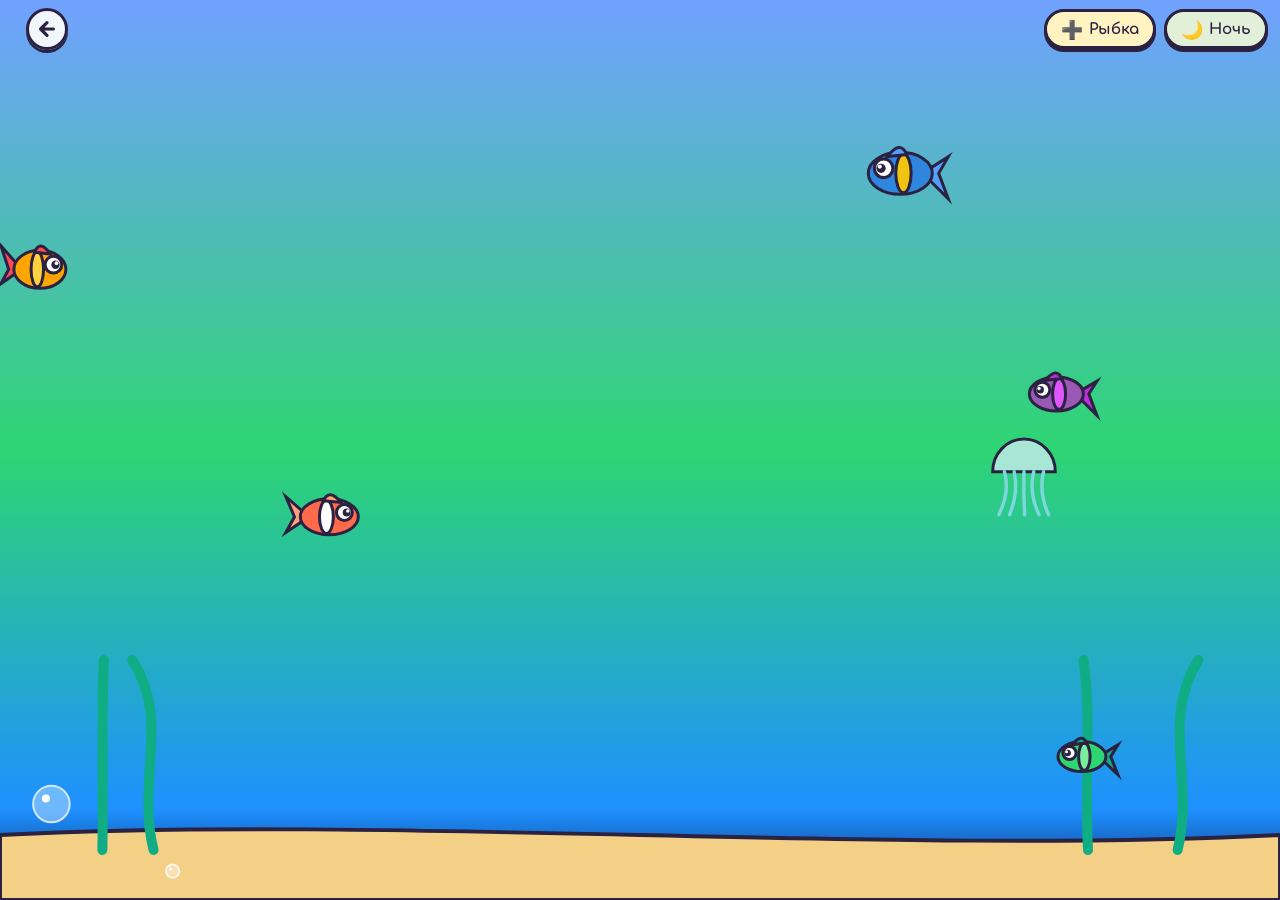
<file: fishes_game.html>
<!DOCTYPE html>
<html lang="ru">
<head>
<meta charset="UTF-8">
<meta name="viewport" content="width=device-width, initial-scale=1, maximum-scale=1, user-scalable=no, viewport-fit=cover">
<title>Аквариум с рыбками</title>
<link href="https://fonts.googleapis.com/css2?family=Comfortaa:wght@700&family=Nunito:wght@700;800;900&display=swap" rel="stylesheet">
<style>
  :root{
    --ink:#2B2140;
    --sand:#F4D086;
    --sea-1:#1FA2FF;
    --sea-2:#12D8FA;
    --sea-3:#A6FFCB;
  }
  *{ box-sizing:border-box; -webkit-tap-highlight-color:transparent; margin:0; padding:0; }
  html,body{
    width:100%; height:100%;
    min-height:100%;
    overflow:hidden;
    font-family:'Nunito', sans-serif;
    color:var(--ink);
    background:#12D8FA;
    touch-action:none;
    -webkit-user-select:none; user-select:none;
  }
  #app{
    position:fixed;
    inset:0;
    width:100%;
    height:100%;
    overflow:hidden;
  }
  canvas{
    position:absolute;
    inset:0;
    width:100%;
    height:100%;
    display:block;
  }

  /* Верхняя панель управления */
  .top-bar{
    position:absolute;
    top:max(env(safe-area-inset-top, 0px), 8px);
    left:max(env(safe-area-inset-left, 0px), 12px);
    right:max(env(safe-area-inset-right, 0px), 12px);
    display:flex;
    align-items:center;
    justify-content:space-between;
    z-index:10;
    pointer-events:none;
  }
  .btn{
    display:flex;
    align-items:center;
    justify-content:center;
    background:#FFFFFFE8;
    border:3px solid var(--ink);
    border-radius:99px;
    color:var(--ink);
    box-shadow:0 3px 0 var(--ink);
    cursor:pointer;
    pointer-events:auto;
    transition:transform .1s ease, box-shadow .1s ease;
    font-family:'Comfortaa', cursive;
    font-weight:700;
  }
  .btn:active{
    transform:translateY(2px);
    box-shadow:0 1px 0 var(--ink);
  }
  .btn-icon{
    width:42px;
    height:42px;
    border-radius:50%;
    padding:0;
    text-decoration:none;
    flex-shrink:0;
  }
  .btn-icon svg{ width:22px; height:22px; stroke:var(--ink); }

  .actions-group{
    display:flex;
    gap:8px;
    pointer-events:auto;
  }
  .action-btn{
    height:40px;
    padding:0 14px;
    font-size:clamp(0.75rem, 2.3vmin, 0.95rem);
    display:flex;
    align-items:center;
    gap:6px;
    background:#FFF3C2;
  }

  /* Подсказка в центре при старте */
  .hint-toast{
    position:absolute;
    left:50%;
    top:25%;
    transform:translate(-50%, -50%);
    background:#FFFFFFEE;
    border:3px solid var(--ink);
    border-radius:18px;
    padding:10px 20px;
    font-family:'Comfortaa', cursive;
    font-weight:700;
    font-size:clamp(0.9rem, 2.8vmin, 1.2rem);
    box-shadow:0 4px 0 var(--ink);
    pointer-events:none;
    z-index:9;
    animation:fade-hint 3.5s forwards;
    white-space:nowrap;
  }
  @keyframes fade-hint{
    0%{ opacity:1; transform:translate(-50%, -50%) scale(1); }
    70%{ opacity:1; transform:translate(-50%, -50%) scale(1); }
    100%{ opacity:0; transform:translate(-50%, -60%) scale(0.9); }
  }

  /* Поворот экрана */
  .rotate-prompt{
    display:none;
    position:fixed;
    inset:0;
    z-index:99999;
    background:rgba(43,33,64,0.94);
    backdrop-filter:blur(6px);
    -webkit-backdrop-filter:blur(6px);
    align-items:center;
    justify-content:center;
    padding:20px;
    color:#FFFFFF;
    text-align:center;
  }
  @media screen and (orientation: portrait){
    .rotate-prompt{ display:flex; }
  }
  .rotate-card{
    background:#FFFFFF;
    color:var(--ink);
    border:4px solid var(--ink);
    border-radius:22px;
    padding:20px 24px;
    max-width:300px;
    display:flex;
    flex-direction:column;
    align-items:center;
    box-shadow:0 8px 24px rgba(0,0,0,0.3);
  }
  .rotate-icon{
    width:56px;
    height:56px;
    color:#FFD23F;
    margin-bottom:10px;
    animation:phone-rotate 2.2s ease-in-out infinite;
  }
  .rotate-icon svg{ width:100%; height:100%; }
  @keyframes phone-rotate{
    0%,20%{ transform:rotate(0deg); }
    50%,70%{ transform:rotate(-90deg); }
    90%,100%{ transform:rotate(0deg); }
  }
</style>
</head>
<body>

<div class="rotate-prompt">
  <div class="rotate-card">
    <div class="rotate-icon">
      <svg viewBox="0 0 64 64" fill="none" stroke="currentColor" stroke-width="4" stroke-linecap="round" stroke-linejoin="round">
        <rect x="18" y="10" width="28" height="44" rx="4"/>
        <line x1="28" y1="46" x2="36" y2="46"/>
        <path d="M48 20 A 24 24 0 0 1 48 44" stroke-dasharray="4 4" stroke-width="2.5"/>
        <polyline points="48 48 48 42 42 45"/>
      </svg>
    </div>
    <div style="font-family:'Comfortaa', cursive; font-weight:700; font-size:1.2rem; margin-bottom:6px;">Поверни экран 🔄</div>
    <div style="font-size:0.88rem; opacity:0.85;">Для аквариума нужен горизонтальный экран!</div>
  </div>
</div>

<div id="app">
  <div class="top-bar">
    <a href="index.html" class="btn btn-icon" aria-label="В меню" title="В меню" style="margin-left:14px;">
      <svg viewBox="0 0 24 24" fill="none" stroke-width="3.5" stroke-linecap="round" stroke-linejoin="round">
        <path d="M19 12H5M12 19l-7-7 7-7"/>
      </svg>
    </a>

    <div class="actions-group">
      <button class="btn action-btn" id="addFishBtn">
        <span style="font-size:18px;">➕</span> Рыбка
      </button>
      <button class="btn action-btn" id="toggleThemeBtn" style="background:#E2F0D9;">
        <span id="themeIcon" style="font-size:18px;">🌙</span> Ночь
      </button>
    </div>
  </div>

  <div class="hint-toast">Тапай по воде, чтобы кормить рыбок! 🍞🐟</div>
  <canvas id="aquariumCanvas"></canvas>
</div>

<script>
// Web Audio API звуки
class SoundFX {
  constructor() {
    this.ctx = null;
  }
  init() {
    if (!this.ctx) {
      const AudioCtx = window.AudioContext || window.webkitAudioContext;
      if (AudioCtx) this.ctx = new AudioCtx();
    }
    if (this.ctx && this.ctx.state === 'suspended') {
      this.ctx.resume();
    }
  }
  // Бульк падающего корма
  dropFood() {
    this.init();
    if (!this.ctx) return;
    const osc = this.ctx.createOscillator();
    const gain = this.ctx.createGain();
    osc.type = 'sine';
    osc.frequency.setValueAtTime(550, this.ctx.currentTime);
    osc.frequency.exponentialRampToValueAtTime(800, this.ctx.currentTime + 0.08);
    gain.gain.setValueAtTime(0.25, this.ctx.currentTime);
    gain.gain.exponentialRampToValueAtTime(0.001, this.ctx.currentTime + 0.12);
    osc.connect(gain);
    gain.connect(this.ctx.destination);
    osc.start();
    osc.stop(this.ctx.currentTime + 0.12);
  }
  // Ням (рыбка съела корм)
  eat() {
    this.init();
    if (!this.ctx) return;
    const osc = this.ctx.createOscillator();
    const gain = this.ctx.createGain();
    osc.type = 'triangle';
    osc.frequency.setValueAtTime(320, this.ctx.currentTime);
    osc.frequency.exponentialRampToValueAtTime(520, this.ctx.currentTime + 0.07);
    gain.gain.setValueAtTime(0.3, this.ctx.currentTime);
    gain.gain.exponentialRampToValueAtTime(0.001, this.ctx.currentTime + 0.1);
    osc.connect(gain);
    gain.connect(this.ctx.destination);
    osc.start();
    osc.stop(this.ctx.currentTime + 0.1);
  }
  // Лопание пузыря
  popBubble() {
    this.init();
    if (!this.ctx) return;
    const osc = this.ctx.createOscillator();
    const gain = this.ctx.createGain();
    osc.type = 'sine';
    osc.frequency.setValueAtTime(700, this.ctx.currentTime);
    osc.frequency.exponentialRampToValueAtTime(1100, this.ctx.currentTime + 0.05);
    gain.gain.setValueAtTime(0.2, this.ctx.currentTime);
    gain.gain.exponentialRampToValueAtTime(0.001, this.ctx.currentTime + 0.08);
    osc.connect(gain);
    gain.connect(this.ctx.destination);
    osc.start();
    osc.stop(this.ctx.currentTime + 0.08);
  }
}
const sfx = new SoundFX();

function lockLandscape() {
  if (screen.orientation && screen.orientation.lock) {
    screen.orientation.lock('landscape').catch(() => {});
  }
}
window.addEventListener('load', lockLandscape);
window.addEventListener('pointerdown', () => {
  sfx.init();
  lockLandscape();
}, { once: true });

// Canvas логика
const canvas = document.getElementById('aquariumCanvas');
const ctx = canvas.getContext('2d');
let W = 0, H = 0;
let isNight = false;

function resize() {
  W = canvas.width = window.innerWidth;
  H = canvas.height = window.innerHeight;
}
window.addEventListener('resize', resize);
resize();

// Разновидности рыб (спокойные, плавные)
const FISH_TYPES = [
  { name: 'Немо', body: '#FF6B4A', stripe: '#FFFFFF', fin: '#FFA07A', w: 58, h: 36, speed: 0.55 },
  { name: 'Дори', body: '#2E86DE', stripe: '#F1C40F', fin: '#54A0FF', w: 64, h: 42, speed: 0.65 },
  { name: 'Золотая', body: '#FFA502', stripe: '#FFD23F', fin: '#FF4757', w: 52, h: 38, speed: 0.45 },
  { name: 'Зеленая', body: '#2ED573', stripe: '#7BED9F', fin: '#10AC84', w: 48, h: 30, speed: 0.60 },
  { name: 'Фиалка', body: '#9B59B6', stripe: '#E056FD', fin: '#BE2EDD', w: 54, h: 34, speed: 0.50 }
];

class Fish {
  constructor(x, y, type) {
    this.x = x || Math.random() * W;
    this.y = y || Math.random() * (H - 140) + 60;
    this.type = type || FISH_TYPES[Math.floor(Math.random() * FISH_TYPES.length)];
    this.direction = Math.random() > 0.5 ? 1 : -1;
    this.vx = this.direction * this.type.speed;
    this.vy = (Math.random() - 0.5) * 0.2;
    this.targetFood = null;
    this.heartTimer = 0;
    this.sizeBoost = 1;
    this.wobblePhase = Math.random() * Math.PI * 2;
    this.preferredY = Math.random() * (H - 160) + 70; // индивидуальный горизонт глубины
  }
  update(foods, allFishes) {
    // 1. Поиск ближайшего корма
    let nearest = null;
    let minDist = 900;
    for (let f of foods) {
      const d = Math.hypot(f.x - this.x, f.y - this.y);
      if (d < minDist) {
        minDist = d;
        nearest = f;
      }
    }
    this.targetFood = nearest;

    if (this.targetFood) {
      // Поднажать к корму! Энергичный бросок навстречу
      const angle = Math.atan2(this.targetFood.y - this.y, this.targetFood.x - this.x);
      const eatSpeed = 3.6 + this.type.speed * 0.8;
      this.vx += (Math.cos(angle) * eatSpeed - this.vx) * 0.14;
      this.vy += (Math.sin(angle) * eatSpeed - this.vy) * 0.14;
      this.direction = (this.targetFood.x >= this.x) ? 1 : -1;

      // Рыбка касается корма и съедает
      if (minDist < 28) {
        sfx.eat();
        this.targetFood.eaten = true;
        this.heartTimer = 60;
        this.sizeBoost = 1.25;
        createBubbles(this.x, this.y, 4);

        // Разбег после еды: не толпиться в одной точке, а весело разойтись!
        if (Math.random() < 0.6) this.direction *= -1;
        this.vx = this.direction * (this.type.speed * 2.4);
        this.vy = (Math.random() - 0.5) * 2.2;
        this.preferredY = Math.random() * (H - 160) + 70;
        this.targetFood = null;
      }
    } else {
      // Спокойное, грациозное плавание: распределяемся по глубине
      this.wobblePhase += 0.03;
      const dy = this.preferredY - this.y;
      this.vy += dy * 0.002 + Math.sin(this.wobblePhase) * 0.015;
      this.vy = Math.max(-0.6, Math.min(0.6, this.vy));

      // Плавная скорость по X
      const desiredVx = this.direction * this.type.speed;
      this.vx += (desiredVx - this.vx) * 0.025;

      // Периодическая самостоятельная смена курса и глубины
      if (Math.random() < 0.005) {
        this.direction *= -1;
      }
      if (Math.random() < 0.003) {
        this.preferredY = Math.random() * (H - 160) + 70;
      }
    }

    // 2. СЕПАРАЦИЯ (РАСТАЛКИВАНИЕ РЫБОК): рыбки не сбиваются в пятно и кучу
    if (allFishes) {
      for (let other of allFishes) {
        if (other === this) continue;
        const dx = this.x - other.x;
        const dy = this.y - other.y;
        const dist = Math.hypot(dx, dy);
        const minDistComfort = (this.type.w + other.type.w) * 0.52; // ~50-60px
        if (dist < minDistComfort && dist > 0.01) {
          const push = ((minDistComfort - dist) / minDistComfort) * 0.18;
          this.vx += (dx / dist) * push;
          this.vy += (dy / dist) * push;
        }
      }
    }

    if (this.sizeBoost > 1) this.sizeBoost -= 0.005;

    this.x += this.vx;
    this.y += this.vy;

    // Мягкий отскок от границ
    const pad = 50;
    if (this.x < pad) { this.direction = 1; this.vx = Math.abs(this.vx) * 0.7; }
    if (this.x > W - pad) { this.direction = -1; this.vx = -Math.abs(this.vx) * 0.7; }
    if (this.y < 60) { this.y = 60; this.vy = Math.abs(this.vy); }
    if (this.y > H - 90) { this.y = H - 90; this.vy = -Math.abs(this.vy); }
  }
  draw() {
    ctx.save();
    ctx.translate(this.x, this.y);
    const facingRight = this.vx >= 0;
    if (!facingRight) ctx.scale(-1, 1);
    ctx.scale(this.sizeBoost, this.sizeBoost);

    const w = this.type.w;
    const h = this.type.h;

    // Хвостик: плавное грациозное плавание без дрожания и паники
    const freq = this.targetFood ? 0.0055 : 0.0028;
    const amp = this.targetFood ? 6.5 : 4.5;
    const tailWiggle = Math.sin(Date.now() * freq + this.x * 0.04) * amp;
    ctx.fillStyle = this.type.fin;
    ctx.strokeStyle = '#2B2140';
    ctx.lineWidth = 3;
    ctx.beginPath();
    ctx.moveTo(-w * 0.35, 0);
    ctx.lineTo(-w * 0.75, -h * 0.5 + tailWiggle);
    ctx.lineTo(-w * 0.6, 0);
    ctx.lineTo(-w * 0.75, h * 0.5 + tailWiggle);
    ctx.closePath();
    ctx.fill();
    ctx.stroke();

    // Тело рыбки
    ctx.fillStyle = this.type.body;
    ctx.beginPath();
    ctx.ellipse(0, 0, w * 0.5, h * 0.5, 0, 0, Math.PI * 2);
    ctx.fill();
    ctx.stroke();

    // Полоски на теле
    ctx.fillStyle = this.type.stripe;
    ctx.beginPath();
    ctx.ellipse(-w * 0.05, 0, w * 0.12, h * 0.46, 0, 0, Math.PI * 2);
    ctx.fill();
    ctx.stroke();

    // Плавник верхний
    ctx.fillStyle = this.type.fin;
    ctx.beginPath();
    ctx.moveTo(-w * 0.1, -h * 0.45);
    ctx.quadraticCurveTo(0, -h * 0.8, w * 0.2, -h * 0.4);
    ctx.closePath();
    ctx.fill();
    ctx.stroke();

    // Глаз
    ctx.fillStyle = '#FFFFFF';
    ctx.beginPath();
    ctx.arc(w * 0.26, -h * 0.12, h * 0.22, 0, Math.PI * 2);
    ctx.fill();
    ctx.stroke();

    // Зрачок
    ctx.fillStyle = '#2B2140';
    ctx.beginPath();
    ctx.arc(w * 0.3, -h * 0.12, h * 0.11, 0, Math.PI * 2);
    ctx.fill();

    // Блик в глазу
    ctx.fillStyle = '#FFFFFF';
    ctx.beginPath();
    ctx.arc(w * 0.32, -h * 0.16, h * 0.05, 0, Math.PI * 2);
    ctx.fill();

    // Сердечко сытости
    if (this.heartTimer > 0) {
      this.heartTimer--;
      ctx.fillStyle = '#FF4757';
      ctx.font = '22px Arial';
      ctx.fillText('❤️', -10, -h * 0.8);
    }

    ctx.restore();
  }
}

// Медуза
class Jellyfish {
  constructor() {
    this.x = W * 0.8;
    this.y = H * 0.5;
    this.vy = -0.6;
    this.phase = 0;
  }
  update() {
    this.phase += 0.05;
    this.y += Math.sin(this.phase) * 1.2 - 0.4;
    if (this.y < 80) this.y = H - 120;
  }
  draw() {
    ctx.save();
    ctx.translate(this.x, this.y);
    const squish = Math.sin(this.phase) * 0.2;
    ctx.scale(1 + squish, 1 - squish);

    // Купол
    ctx.fillStyle = isNight ? '#E056FDCC' : '#C7ECEECC';
    ctx.strokeStyle = '#2B2140';
    ctx.lineWidth = 3;
    ctx.beginPath();
    ctx.arc(0, 0, 32, Math.PI, 0, false);
    ctx.closePath();
    ctx.fill();
    ctx.stroke();

    // Щупальца
    ctx.strokeStyle = isNight ? '#FF79CD' : '#7ED6DF';
    ctx.lineWidth = 3.5;
    for (let i = -2; i <= 2; i++) {
      ctx.beginPath();
      ctx.moveTo(i * 10, 0);
      const wave = Math.sin(this.phase + i) * 6;
      ctx.quadraticCurveTo(i * 10 + wave, 20, i * 10 - wave, 42);
      ctx.stroke();
    }
    ctx.restore();
  }
}

// Корм (гранулы)
class Food {
  constructor(x, y) {
    this.x = x;
    this.y = y;
    this.vy = 0.9 + Math.random() * 0.4;
    this.vx = (Math.random() - 0.5) * 0.3;
    this.r = 6;
    this.color = ['#FFA502', '#FF6348', '#FFD23F', '#8C5331'][Math.floor(Math.random() * 4)];
    this.eaten = false;
  }
  update() {
    this.y += this.vy;
    this.x += this.vx;
  }
  draw() {
    ctx.save();
    ctx.fillStyle = this.color;
    ctx.strokeStyle = '#2B2140';
    ctx.lineWidth = 2;
    ctx.beginPath();
    ctx.arc(this.x, this.y, this.r, 0, Math.PI * 2);
    ctx.fill();
    ctx.stroke();
    ctx.restore();
  }
}

// Пузыри
class Bubble {
  constructor(x, y, r) {
    this.x = x !== undefined ? x : Math.random() * W;
    this.y = y !== undefined ? y : H + 20;
    this.r = r || (6 + Math.random() * 14);
    this.vy = 1.2 + Math.random() * 1.5;
    this.wobble = Math.random() * Math.PI;
  }
  update() {
    this.y -= this.vy;
    this.wobble += 0.05;
    this.x += Math.sin(this.wobble) * 0.6;
  }
  draw() {
    ctx.save();
    ctx.fillStyle = 'rgba(255, 255, 255, 0.35)';
    ctx.strokeStyle = 'rgba(255, 255, 255, 0.75)';
    ctx.lineWidth = 2;
    ctx.beginPath();
    ctx.arc(this.x, this.y, this.r, 0, Math.PI * 2);
    ctx.fill();
    ctx.stroke();

    // Блик на пузыре
    ctx.fillStyle = '#FFFFFF';
    ctx.beginPath();
    ctx.arc(this.x - this.r * 0.3, this.y - this.r * 0.3, this.r * 0.22, 0, Math.PI * 2);
    ctx.fill();
    ctx.restore();
  }
}

// Массивы объектов
const fishes = [];
for (let i = 0; i < 5; i++) {
  fishes.push(new Fish(null, null, FISH_TYPES[i % FISH_TYPES.length]));
}
const jelly = new Jellyfish();
const foods = [];
const bubbles = [];

function createBubbles(x, y, count = 5) {
  for (let i = 0; i < count; i++) {
    bubbles.push(new Bubble(x + (Math.random() - 0.5) * 20, y + (Math.random() - 0.5) * 20));
  }
}

// Периодические пузыри со дна
setInterval(() => {
  if (bubbles.length < 24) {
    bubbles.push(new Bubble(Math.random() * W, H + 10));
  }
}, 450);

// Тап по экрану: кормление или щекотка рыбки
canvas.addEventListener('pointerdown', (e) => {
  e.preventDefault();
  sfx.init();

  const rect = canvas.getBoundingClientRect();
  const tx = e.clientX - rect.left;
  const ty = e.clientY - rect.top;

  // Проверка: тапнули по пузырьку?
  for (let i = bubbles.length - 1; i >= 0; i--) {
    const b = bubbles[i];
    if (Math.hypot(b.x - tx, b.y - ty) < b.r + 14) {
      sfx.popBubble();
      bubbles.splice(i, 1);
      return;
    }
  }

  // Проверка: тапнули по рыбке? (она пускает пузыри и ускоряется)
  for (let f of fishes) {
    if (Math.hypot(f.x - tx, f.y - ty) < 45) {
      sfx.popBubble();
      f.vx *= 1.8;
      f.heartTimer = 40;
      createBubbles(f.x, f.y, 6);
      return;
    }
  }

  // Иначе — сыпем корм
  sfx.dropFood();
  foods.push(new Food(tx, ty));
  if (Math.random() > 0.4) foods.push(new Food(tx + 14, ty - 6));
});

// Добавить рыбку
document.getElementById('addFishBtn').addEventListener('pointerdown', (e) => {
  e.preventDefault();
  sfx.init();
  sfx.popBubble();
  const newType = FISH_TYPES[fishes.length % FISH_TYPES.length];
  fishes.push(new Fish(W * 0.1, H * 0.4, newType));
  createBubbles(W * 0.1, H * 0.4, 8);
});

// Переключить День/Ночь
document.getElementById('toggleThemeBtn').addEventListener('pointerdown', (e) => {
  e.preventDefault();
  sfx.init();
  sfx.popBubble();
  isNight = !isNight;
  document.getElementById('themeIcon').textContent = isNight ? '☀️' : '🌙';
  document.getElementById('toggleThemeBtn').childNodes[2].textContent = isNight ? ' День' : ' Ночь';
});

// Анимационный цикл
function loop() {
  ctx.clearRect(0, 0, W, H);

  // Вода (фон)
  const grad = ctx.createLinearGradient(0, 0, 0, H);
  if (isNight) {
    grad.addColorStop(0, '#0A192F');
    grad.addColorStop(0.7, '#112240');
    grad.addColorStop(1, '#020C1B');
  } else {
    grad.addColorStop(0, '#70A1FF');
    grad.addColorStop(0.5, '#2ED573');
    grad.addColorStop(0.9, '#1E90FF');
    grad.addColorStop(1, '#0C2461');
  }
  ctx.fillStyle = grad;
  ctx.fillRect(0, 0, W, H);

  // Песчаное дно
  ctx.fillStyle = isNight ? '#3D311A' : '#F4D086';
  ctx.strokeStyle = '#2B2140';
  ctx.lineWidth = 4;
  ctx.beginPath();
  ctx.moveTo(0, H - 65);
  ctx.bezierCurveTo(W * 0.3, H - 85, W * 0.7, H - 45, W, H - 65);
  ctx.lineTo(W, H);
  ctx.lineTo(0, H);
  ctx.closePath();
  ctx.fill();
  ctx.stroke();

  // Водоросли на дне (колышутся)
  const time = Date.now() * 0.002;
  ctx.strokeStyle = isNight ? '#00D2D3' : '#10AC84';
  ctx.lineWidth = 10;
  ctx.lineCap = 'round';
  const weedPositions = [W * 0.08, W * 0.12, W * 0.85, W * 0.92];
  weedPositions.forEach((wx, idx) => {
    ctx.beginPath();
    ctx.moveTo(wx, H - 50);
    const sway = Math.sin(time + idx * 1.5) * 18;
    ctx.bezierCurveTo(wx + sway, H - 120, wx - sway, H - 180, wx + sway * 1.2, H - 240);
    ctx.stroke();
  });

  // Обновление и отрисовка медузы
  jelly.update();
  jelly.draw();

  // Корм
  for (let i = foods.length - 1; i >= 0; i--) {
    const f = foods[i];
    f.update();
    f.draw();
    if (f.eaten || f.y > H - 60) {
      foods.splice(i, 1);
    }
  }

  // Рыбки
  for (let fish of fishes) {
    fish.update(foods, fishes);
    fish.draw();
  }

  // Пузыри
  for (let i = bubbles.length - 1; i >= 0; i--) {
    const b = bubbles[i];
    b.update();
    b.draw();
    if (b.y < -30) {
      bubbles.splice(i, 1);
    }
  }

  requestAnimationFrame(loop);
}
requestAnimationFrame(loop);
</script>
</body>
</html>
</file>
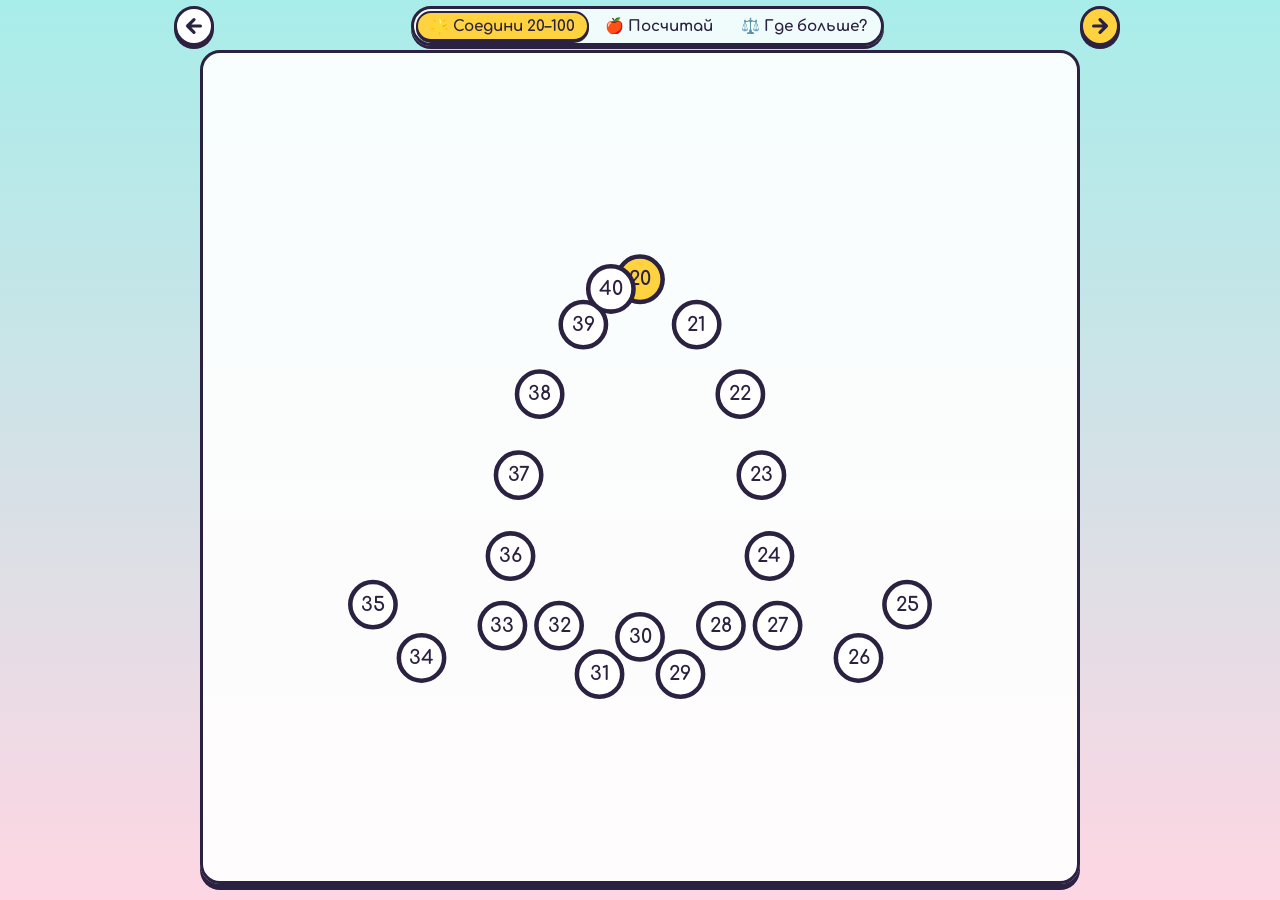
<file: numbers_game.html>
<!DOCTYPE html>
<html lang="ru">
<head>
<meta charset="UTF-8">
<meta name="viewport" content="width=device-width, initial-scale=1, maximum-scale=1, user-scalable=no, viewport-fit=cover">
<title>Цифры и Счёт</title>
<link href="https://fonts.googleapis.com/css2?family=Comfortaa:wght@700&family=Nunito:wght@700;800;900&display=swap" rel="stylesheet">
<style>
  :root{
    --sky-1:#6CD6B6;
    --sky-2:#B4F0D8;
    --ink:#2B2140;
    --sun:#FFD23F;
    --coral:#FF6B6B;
    --blue:#4D96FF;
    --yellow:#FFD93D;
    --purple:#9D4EDD;
  }
  *{ box-sizing:border-box; -webkit-tap-highlight-color:transparent; margin:0; padding:0; }
  html,body{
    width:100%; height:100%;
    min-height:100%;
    overflow:hidden;
    font-family:'Nunito', sans-serif;
    color:var(--ink);
    background:linear-gradient(180deg, #A8EDEA 0%, #FED6E3 100%);
    touch-action:none;
    -webkit-user-select:none; user-select:none;
  }
  #app{
    position:fixed;
    inset:0;
    width:100%;
    height:100%;
    display:flex;
    flex-direction:column;
    justify-content:space-between;
    align-items:center;
    box-sizing:border-box;
    padding-top:max(env(safe-area-inset-top, 0px), 6px);
    padding-bottom:max(env(safe-area-inset-bottom, 0px), 8px);
    padding-left:max(env(safe-area-inset-left, 0px), 12px);
    padding-right:max(env(safe-area-inset-right, 0px), 12px);
    overflow:hidden;
  }

  /* Верхняя полоса управления */
  .top-bar{
    width:100%;
    max-width:960px;
    display:flex;
    align-items:center;
    justify-content:space-between;
    gap:8px;
    z-index:10;
  }
  .btn{
    display:flex;
    align-items:center;
    justify-content:center;
    background:#FFFFFF;
    border:3px solid var(--ink);
    border-radius:99px;
    color:var(--ink);
    box-shadow:0 3px 0 var(--ink);
    cursor:pointer;
    transition:transform .1s ease, box-shadow .1s ease;
    font-family:'Comfortaa', cursive;
    font-weight:700;
  }
  .btn:active{
    transform:translateY(2px);
    box-shadow:0 1px 0 var(--ink);
  }
  .btn-icon{
    width:40px;
    height:40px;
    border-radius:50%;
    padding:0;
    text-decoration:none;
    flex-shrink:0;
  }
  .btn-icon svg{ width:22px; height:22px; stroke:var(--ink); }

  /* Режимы игры в виде сочных таблеток */
  .modes-bar{
    display:flex;
    background:#FFFFFFD0;
    border:3px solid var(--ink);
    border-radius:99px;
    padding:2px;
    box-shadow:0 3px 0 var(--ink);
    gap:4px;
  }
  .mode-tab{
    border:none;
    background:transparent;
    font-family:'Comfortaa', cursive;
    font-weight:700;
    font-size:clamp(0.72rem, 2.2vmin, 0.95rem);
    color:var(--ink);
    padding:4px 12px;
    border-radius:99px;
    cursor:pointer;
    transition:all .15s ease;
    white-space:nowrap;
  }
  .mode-tab.active{
    background:#FFD23F;
    border:2px solid var(--ink);
    box-shadow:0 2px 0 var(--ink);
  }

  /* Игровое поле */
  .game-area{
    position:relative;
    flex:1;
    width:100%;
    max-width:880px;
    background:#FFFFFFE8;
    border:3.5px solid var(--ink);
    border-radius:20px;
    box-shadow:0 6px 0 var(--ink);
    margin:4px 0 8px 0;
    display:flex;
    align-items:center;
    justify-content:center;
    overflow:hidden;
    min-height:0;
    box-sizing:border-box;
  }

  /* РЕЖИМ 1: Соедини по точкам */
  #dotsView{
    position:relative;
    width:100%;
    height:100%;
    display:flex;
    align-items:center;
    justify-content:center;
  }
  #dotsSvg{
    width:100%;
    height:100%;
    overflow:visible;
  }
  .dot-group{
    cursor:pointer;
    user-select:none;
    -webkit-user-select:none;
  }
  .dot-circle{
    transition:r .22s cubic-bezier(0.175, 0.885, 0.32, 1.275), fill .2s ease, stroke .2s ease, stroke-width .2s ease;
  }
  .dot-circle.target{
    transform-box:fill-box;
    transform-origin:center;
    animation:pulse-dot 0.8s infinite alternate;
  }
  @keyframes pulse-dot{
    from{ transform:scale(1); }
    to{ transform:scale(1.24); }
  }

  /* Выделение и увеличение кружка пока он говорит число */
  .dot-group.speaking .dot-circle{
    r:21px !important;
    fill:#FFD23F !important;
    stroke:#FF4757 !important;
    stroke-width:3.8px !important;
    filter:drop-shadow(0 0 8px rgba(255, 71, 87, 0.85));
  }
  .dot-group.speaking .dot-text{
    font-size:15px !important;
    font-weight:900 !important;
    fill:#2B2140 !important;
  }
  .dot-text{
    pointer-events:none;
    user-select:none;
    transition:font-size .22s cubic-bezier(0.175, 0.885, 0.32, 1.275);
  }

  /* РЕЖИМ 2: Посчитай предметы */
  #countView{
    display:none;
    flex-direction:column;
    width:100%;
    height:100%;
    align-items:center;
    justify-content:space-between;
    padding:8px 12px;
  }
  .items-container{
    flex:1;
    width:100%;
    display:flex;
    flex-wrap:wrap;
    align-items:center;
    justify-content:center;
    align-content:center;
    gap:clamp(8px, 2vmin, 16px);
    overflow:hidden;
  }
  .count-item{
    width:clamp(38px, 9vmin, 58px);
    height:clamp(38px, 9vmin, 58px);
    display:flex;
    align-items:center;
    justify-content:center;
    cursor:pointer;
    font-size:clamp(26px, 7vmin, 44px);
    transition:transform .15s cubic-bezier(0.175, 0.885, 0.32, 1.275);
    position:relative;
  }
  .count-item.counted{
    transform:scale(1.15);
  }
  .count-badge{
    position:absolute;
    top:-6px; right:-6px;
    background:#FF4757;
    color:#fff;
    border:2px solid var(--ink);
    border-radius:50%;
    width:22px; height:22px;
    font-size:12px;
    font-weight:900;
    display:flex;
    align-items:center;
    justify-content:center;
    box-shadow:0 2px 0 var(--ink);
  }
  .answer-cards{
    display:flex;
    gap:clamp(8px, 2.5vmin, 20px);
    margin-bottom:4px;
  }
  .num-card{
    background:#FFFFFF;
    border:3px solid var(--ink);
    border-radius:14px;
    min-width:clamp(54px, 12vmin, 74px);
    height:clamp(44px, 10vmin, 58px);
    display:flex;
    align-items:center;
    justify-content:center;
    font-family:'Comfortaa', cursive;
    font-size:clamp(1.4rem, 4.5vmin, 2rem);
    font-weight:900;
    box-shadow:0 4px 0 var(--ink);
    cursor:pointer;
    transition:transform .1s ease, box-shadow .1s ease, background .15s;
  }
  .num-card:active{
    transform:translateY(3px);
    box-shadow:0 1px 0 var(--ink);
  }
  .num-card.correct{
    background:#2ED573 !important;
    color:#fff;
  }
  .num-card.wrong{
    background:#FF6B6B !important;
    color:#fff;
    animation:shake .3s ease;
  }
  @keyframes shake{
    0%,100%{ transform:translateX(0); }
    25%{ transform:translateX(-6px); }
    75%{ transform:translateX(6px); }
  }

  /* РЕЖИМ 3: Где больше? */
  #compareView{
    display:none;
    width:100%;
    height:100%;
    align-items:center;
    justify-content:space-around;
    padding:8px 16px;
  }
  .compare-plate{
    flex:1;
    max-width:280px;
    height:82%;
    background:#FFF8E7;
    border:3.5px solid var(--ink);
    border-radius:20px;
    box-shadow:0 5px 0 var(--ink);
    display:flex;
    flex-direction:column;
    align-items:center;
    justify-content:space-between;
    padding:8px;
    cursor:pointer;
    transition:transform .12s ease, box-shadow .12s ease;
  }
  .compare-plate:active{
    transform:translateY(3px);
    box-shadow:0 2px 0 var(--ink);
  }
  .plate-items{
    flex:1;
    display:flex;
    flex-wrap:wrap;
    align-items:center;
    justify-content:center;
    align-content:center;
    gap:6px;
    width:100%;
  }
  .plate-num{
    font-family:'Comfortaa', cursive;
    font-weight:900;
    font-size:clamp(1.8rem, 5vmin, 2.5rem);
    background:#FFFFFF;
    border:3px solid var(--ink);
    border-radius:12px;
    padding:2px 18px;
    box-shadow:0 3px 0 var(--ink);
  }
  .vs-sign{
    font-family:'Comfortaa', cursive;
    font-size:clamp(1.4rem, 4vmin, 2rem);
    font-weight:900;
    color:var(--coral);
    text-shadow:0 2px 0 #fff;
    padding:0 8px;
  }

  /* Салют конфетти */
  .confetti{
    position:absolute;
    pointer-events:none;
    z-index:9999;
    animation:confetti-fly 1.8s cubic-bezier(0.2, 0.8, 0.3, 1) forwards;
  }
  @keyframes confetti-fly{
    0%{ transform:translate(0, 0) scale(0.6) rotate(0); opacity:1; }
    100%{ transform:translate(var(--cx), var(--cy)) scale(1.3) rotate(600deg); opacity:0; }
  }

  /* Поворот экрана */
  .rotate-prompt{
    display:none;
    position:fixed;
    inset:0;
    z-index:99999;
    background:rgba(43,33,64,0.94);
    backdrop-filter:blur(6px);
    -webkit-backdrop-filter:blur(6px);
    align-items:center;
    justify-content:center;
    padding:20px;
    color:#FFFFFF;
    text-align:center;
  }
  @media screen and (orientation: portrait){
    .rotate-prompt{ display:flex; }
  }
  .rotate-card{
    background:#FFFFFF;
    color:var(--ink);
    border:4px solid var(--ink);
    border-radius:22px;
    padding:20px 24px;
    max-width:300px;
    display:flex;
    flex-direction:column;
    align-items:center;
    box-shadow:0 8px 24px rgba(0,0,0,0.3);
  }
  .rotate-icon{
    width:56px;
    height:56px;
    color:#FFD23F;
    margin-bottom:10px;
    animation:phone-rotate 2.2s ease-in-out infinite;
  }
  .rotate-icon svg{ width:100%; height:100%; }
  @keyframes phone-rotate{
    0%,20%{ transform:rotate(0deg); }
    50%,70%{ transform:rotate(-90deg); }
    90%,100%{ transform:rotate(0deg); }
  }
</style>
</head>
<body>

<div class="rotate-prompt">
  <div class="rotate-card">
    <div class="rotate-icon">
      <svg viewBox="0 0 64 64" fill="none" stroke="currentColor" stroke-width="4" stroke-linecap="round" stroke-linejoin="round">
        <rect x="18" y="10" width="28" height="44" rx="4"/>
        <line x1="28" y1="46" x2="36" y2="46"/>
        <path d="M48 20 A 24 24 0 0 1 48 44" stroke-dasharray="4 4" stroke-width="2.5"/>
        <polyline points="48 48 48 42 42 45"/>
      </svg>
    </div>
    <div style="font-family:'Comfortaa', cursive; font-weight:700; font-size:1.2rem; margin-bottom:6px;">Поверни телефон 🔄</div>
    <div style="font-size:0.88rem; opacity:0.85;">Для игры нужен альбомный (горизонтальный) экран!</div>
  </div>
</div>

<div id="app">
  <div class="top-bar">
    <a href="index.html" class="btn btn-icon" aria-label="В меню" title="В меню" style="margin-left:14px;">
      <svg viewBox="0 0 24 24" fill="none" stroke-width="3.5" stroke-linecap="round" stroke-linejoin="round">
        <path d="M19 12H5M12 19l-7-7 7-7"/>
      </svg>
    </a>

    <div class="modes-bar">
      <button class="mode-tab active" data-mode="dots">🌟 Соедини 20–100</button>
      <button class="mode-tab" data-mode="count">🍎 Посчитай</button>
      <button class="mode-tab" data-mode="compare">⚖️ Где больше?</button>
    </div>

    <button class="btn btn-icon" id="nextLevelBtn" aria-label="Дальше" title="Следующий уровень" style="background:#FFD23F;">
      <svg viewBox="0 0 24 24" fill="none" stroke-width="3.5" stroke-linecap="round" stroke-linejoin="round">
        <path d="M5 12h14M12 5l7 7-7 7"/>
      </svg>
    </button>
  </div>

  <div class="game-area">
    <!-- Режим 1: Соединялка по точкам -->
    <div id="dotsView">
      <svg id="dotsSvg" viewBox="0 0 540 280">
        <!-- Контур и точки строятся JS -->
      </svg>
      <div id="figureBadge" style="display:none; position:absolute; bottom:10px; background:#FFFFFFEE; border:3px solid var(--ink); border-radius:99px; padding:6px 18px; font-family:'Comfortaa', cursive; font-weight:700; font-size:1.05rem; box-shadow:0 3px 0 var(--ink); z-index:5; align-items:center; gap:10px;">
        <span id="figureName">⭐ Звёздочка!</span>
        <button id="nextFigureBtn" class="btn" style="padding:4px 14px; font-size:0.88rem; background:#FFD23F;">Дальше ▶</button>
      </div>
    </div>

    <!-- Режим 2: Счёт предметов -->
    <div id="countView">
      <div style="font-family:'Comfortaa', cursive; font-weight:700; font-size:clamp(0.9rem, 2.5vmin, 1.2rem);">
        Нажимай и считай предметы! 👇
      </div>
      <div class="items-container" id="itemsWrap"></div>
      <div class="answer-cards" id="answersWrap"></div>
    </div>

    <!-- Режим 3: Где больше предметов -->
    <div id="compareView">
      <div class="compare-plate" id="plateLeft">
        <div class="plate-items" id="plateItemsLeft"></div>
        <div class="plate-num" id="plateNumLeft">12</div>
      </div>
      <div class="vs-sign">КТО<br>БОЛЬШЕ?</div>
      <div class="compare-plate" id="plateRight">
        <div class="plate-items" id="plateItemsRight"></div>
        <div class="plate-num" id="plateNumRight">8</div>
      </div>
    </div>
  </div>
</div>

<script>
// Web Audio звуки
class SoundFX {
  constructor() {
    this.ctx = null;
  }
  init() {
    if (!this.ctx) {
      const AudioCtx = window.AudioContext || window.webkitAudioContext;
      if (AudioCtx) this.ctx = new AudioCtx();
    }
    if (this.ctx && this.ctx.state === 'suspended') {
      this.ctx.resume();
    }
  }
  note(num) {
    this.init();
    if (!this.ctx) return;
    const baseFreq = 220; // A3
    // Пентатоника / гамма по номеру шага
    const scale = [0, 2, 4, 5, 7, 9, 11, 12, 14, 16, 17, 19, 21, 23, 24, 26, 28, 31, 33, 36];
    const semitones = scale[(num - 1) % scale.length];
    const freq = baseFreq * Math.pow(2, semitones / 12);

    const osc = this.ctx.createOscillator();
    const gain = this.ctx.createGain();
    osc.type = 'triangle';
    osc.frequency.setValueAtTime(freq, this.ctx.currentTime);
    gain.gain.setValueAtTime(0.32, this.ctx.currentTime);
    gain.gain.exponentialRampToValueAtTime(0.001, this.ctx.currentTime + 0.3);
    osc.connect(gain);
    gain.connect(this.ctx.destination);
    osc.start();
    osc.stop(this.ctx.currentTime + 0.3);
  }
  win() {
    this.init();
    if (!this.ctx) return;
    const notes = [392, 523.25, 659.25, 783.99, 1046.5];
    notes.forEach((f, i) => {
      const t = this.ctx.currentTime + i * 0.08;
      const osc = this.ctx.createOscillator();
      const gain = this.ctx.createGain();
      osc.type = 'triangle';
      osc.frequency.setValueAtTime(f, t);
      gain.gain.setValueAtTime(0.25, t);
      gain.gain.exponentialRampToValueAtTime(0.001, t + 0.35);
      osc.connect(gain);
      gain.connect(this.ctx.destination);
      osc.start(t);
      osc.stop(t + 0.35);
    });
  }
  wrong() {
    this.init();
    if (!this.ctx) return;
    const osc = this.ctx.createOscillator();
    const gain = this.ctx.createGain();
    osc.type = 'sawtooth';
    osc.frequency.setValueAtTime(140, this.ctx.currentTime);
    gain.gain.setValueAtTime(0.2, this.ctx.currentTime);
    gain.gain.exponentialRampToValueAtTime(0.001, this.ctx.currentTime + 0.2);
    osc.connect(gain);
    gain.connect(this.ctx.destination);
    osc.start();
    osc.stop(this.ctx.currentTime + 0.2);
  }
}
const sfx = new SoundFX();

// Голосовая озвучка чисел (приятный женский голос)
let russianFemaleVoice = null;
function loadRussianVoices() {
  if (!('speechSynthesis' in window)) return;
  const voices = window.speechSynthesis.getVoices();
  // Ищем русский женский голос
  russianFemaleVoice = voices.find(v => v.lang.startsWith('ru') && (
    v.name.toLowerCase().includes('milena') ||
    v.name.toLowerCase().includes('tatyana') ||
    v.name.toLowerCase().includes('katya') ||
    v.name.toLowerCase().includes('irina') ||
    v.name.toLowerCase().includes('female') ||
    v.name.toLowerCase().includes('google русский') ||
    v.name.toLowerCase().includes('yandex')
  )) || voices.find(v => v.lang.startsWith('ru'));
}
if ('speechSynthesis' in window) {
  loadRussianVoices();
  window.speechSynthesis.onvoiceschanged = loadRussianVoices;
}

let currentUtterance = null;
let speechSafetyTimer = null;

function speakNumber(num, onComplete) {
  let finished = false;
  const finish = () => {
    if (finished) return;
    finished = true;
    if (speechSafetyTimer) {
      clearTimeout(speechSafetyTimer);
      speechSafetyTimer = null;
    }
    currentUtterance = null;
    if (typeof onComplete === 'function') {
      onComplete();
    }
  };

  // Страховочный таймер: максимум 1.5 сек на случай сбоев speechSynthesis
  speechSafetyTimer = setTimeout(finish, 1400);

  if (!('speechSynthesis' in window)) {
    setTimeout(finish, 600);
    return;
  }

  try {
    window.speechSynthesis.cancel();
    const utterance = new SpeechSynthesisUtterance(String(num));
    currentUtterance = utterance; // Защита от GC в движке Chrome
    utterance.lang = 'ru-RU';
    if (russianFemaleVoice) {
      utterance.voice = russianFemaleVoice;
    }
    // Приятный, чуть приподнятый женственный тембр и четкая скорость
    utterance.pitch = 1.15;
    utterance.rate = 0.95;

    utterance.onend = () => {
      finish();
    };
    utterance.onerror = () => {
      finish();
    };

    window.speechSynthesis.speak(utterance);
  } catch (err) {
    finish();
  }
}

function lockLandscape() {
  if (screen.orientation && screen.orientation.lock) {
    screen.orientation.lock('landscape').catch(() => {});
  }
}
window.addEventListener('load', lockLandscape);
window.addEventListener('pointerdown', () => {
  sfx.init();
  lockLandscape();
  loadRussianVoices();
}, { once: true });

function fireConfetti() {
  sfx.win();
  const colors = ['#FF4757', '#FFA502', '#FFDD59', '#2ED573', '#1E90FF', '#9D4EDD'];
  const cx = window.innerWidth / 2;
  const cy = window.innerHeight / 2;
  for (let i = 0; i < 35; i++) {
    const c = document.createElement('div');
    c.className = 'confetti';
    const s = 10 + Math.random() * 12;
    c.style.width = s + 'px';
    c.style.height = (s * (Math.random() > 0.5 ? 1 : 0.6)) + 'px';
    c.style.backgroundColor = colors[Math.floor(Math.random() * colors.length)];
    c.style.borderRadius = Math.random() > 0.5 ? '50%' : '3px';
    c.style.left = cx + 'px';
    c.style.top = cy + 'px';
    const angle = Math.random() * Math.PI * 2;
    const dist = 60 + Math.random() * 220;
    c.style.setProperty('--cx', `${Math.cos(angle) * dist}px`);
    c.style.setProperty('--cy', `${Math.sin(angle) * dist}px`);
    document.body.appendChild(c);
    setTimeout(() => c.remove(), 1900);
  }
}

// -------------------------------------------------------------
// РЕЖИМ 1: СОЕДИНИ ТОЧКИ (20–40, 40–60, 60–80, 80–100)
// -------------------------------------------------------------
const DOT_FIGURES = [
  {
    name: 'Ракета',
    icon: '🚀',
    color: '#4D96FF',
    startNum: 20,
    endNum: 40,
    // 21 точка: счёт от 20 до 40
    points: [
      {x: 270, y: 24},  // 20 (верхушка)
      {x: 305, y: 52},  // 21
      {x: 332, y: 95},  // 22
      {x: 345, y: 145}, // 23
      {x: 350, y: 195}, // 24
      {x: 435, y: 225}, // 25 (крыло право)
      {x: 405, y: 258}, // 26
      {x: 355, y: 238}, // 27
      {x: 320, y: 238}, // 28
      {x: 295, y: 268}, // 29 (огонь право)
      {x: 270, y: 245}, // 30 (огонь центр)
      {x: 245, y: 268}, // 31 (огонь лево)
      {x: 220, y: 238}, // 32
      {x: 185, y: 238}, // 33
      {x: 135, y: 258}, // 34
      {x: 105, y: 225}, // 35 (крыло лево)
      {x: 190, y: 195}, // 36
      {x: 195, y: 145}, // 37
      {x: 208, y: 95},  // 38
      {x: 235, y: 52},  // 39
      {x: 252, y: 30}   // 40
    ]
  },
  {
    name: 'Кораблик',
    icon: '⛵',
    color: '#00C897',
    startNum: 40,
    endNum: 60,
    // 21 точка: счёт от 40 до 60
    points: [
      {x: 270, y: 22},  // 40 (флажок мачта)
      {x: 310, y: 32},  // 41 (флажок острие)
      {x: 270, y: 44},  // 42 (флажок основание)
      {x: 345, y: 95},  // 43 (правый парус)
      {x: 425, y: 155}, // 44
      {x: 350, y: 155}, // 45
      {x: 280, y: 155}, // 46 (мачта низ)
      {x: 385, y: 170}, // 47 (палуба нос)
      {x: 475, y: 175}, // 48
      {x: 510, y: 215}, // 49 (нос корабля острие)
      {x: 450, y: 255}, // 50 (дно нос)
      {x: 370, y: 260}, // 51
      {x: 270, y: 260}, // 52 (дно центр)
      {x: 170, y: 260}, // 53
      {x: 90, y: 255},  // 54 (дно корма)
      {x: 30, y: 215},  // 55 (корма острие)
      {x: 65, y: 175},  // 56
      {x: 155, y: 170}, // 57 (палуба лево)
      {x: 260, y: 155}, // 58
      {x: 135, y: 155}, // 59 (левый парус низ)
      {x: 200, y: 88}   // 60 (левый парус верх)
    ]
  },
  {
    name: 'Грузовичок',
    icon: '🚚',
    color: '#FF6B6B',
    startNum: 60,
    endNum: 80,
    // 21 точка: счёт от 60 до 80
    points: [
      {x: 50, y: 225},  // 60 (передний бампер)
      {x: 50, y: 160},  // 61 (капот)
      {x: 125, y: 160}, // 62
      {x: 170, y: 95},  // 63 (лобовое стекло)
      {x: 235, y: 95},  // 64 (крыша)
      {x: 235, y: 55},  // 65 (кузов верх лево)
      {x: 320, y: 55},  // 66
      {x: 410, y: 55},  // 67
      {x: 495, y: 55},  // 68 (кузов верх право)
      {x: 495, y: 140}, // 69
      {x: 495, y: 225}, // 70 (задний бампер)
      {x: 445, y: 225}, // 71
      {x: 415, y: 178}, // 72 (заднее колесо право)
      {x: 375, y: 178}, // 73 (заднее колесо лево)
      {x: 345, y: 225}, // 74
      {x: 290, y: 225}, // 75 (бензобак)
      {x: 240, y: 225}, // 76
      {x: 205, y: 178}, // 77 (переднее колесо право)
      {x: 165, y: 178}, // 78 (переднее колесо лево)
      {x: 135, y: 225}, // 79
      {x: 90, y: 225}   // 80 (фартук)
    ]
  },
  {
    name: 'Корона',
    icon: '👑',
    color: '#FFD23F',
    startNum: 80,
    endNum: 100,
    // 21 точка: счёт от 80 до 100
    points: [
      {x: 60, y: 240},  // 80 (основание край лево)
      {x: 115, y: 240}, // 81
      {x: 170, y: 240}, // 82
      {x: 225, y: 240}, // 83
      {x: 270, y: 240}, // 84 (основание центр)
      {x: 315, y: 240}, // 85
      {x: 370, y: 240}, // 86
      {x: 425, y: 240}, // 87
      {x: 480, y: 240}, // 88 (основание край право)
      {x: 465, y: 180}, // 89 (боковина право)
      {x: 510, y: 105}, // 90 (правый зубец пик)
      {x: 440, y: 145}, // 91 (впадина 1)
      {x: 400, y: 70},  // 92 (второй зубец пик)
      {x: 335, y: 125}, // 93 (впадина 2)
      {x: 270, y: 35},  // 94 (главный королевский зубец)
      {x: 205, y: 125}, // 95 (впадина 3)
      {x: 140, y: 70},  // 96 (четвертый зубец пик)
      {x: 100, y: 145}, // 97 (впадина 4)
      {x: 30, y: 105},  // 98 (левый зубец пик)
      {x: 75, y: 180},  // 99 (боковина лево)
      {x: 60, y: 210}   // 100
    ]
  }
];

let curFigureIdx = 0;
let nextExpectedDot = 20;
let isSpeakingNumber = false;
let dotsAutoTimer = null;
const dotsSvg = document.getElementById('dotsSvg');
const figureBadge = document.getElementById('figureBadge');
const figureName = document.getElementById('figureName');
const nextFigureBtn = document.getElementById('nextFigureBtn');

if (nextFigureBtn) {
  nextFigureBtn.addEventListener('pointerdown', (e) => {
    e.preventDefault();
    if (dotsAutoTimer) clearTimeout(dotsAutoTimer);
    curFigureIdx = (curFigureIdx + 1) % DOT_FIGURES.length;
    renderDotsFigure();
  });
}

function renderDotsFigure() {
  if (dotsAutoTimer) clearTimeout(dotsAutoTimer);
  if (speechSafetyTimer) clearTimeout(speechSafetyTimer);
  if ('speechSynthesis' in window) window.speechSynthesis.cancel();
  isSpeakingNumber = false;

  const fig = DOT_FIGURES[curFigureIdx];
  const startNum = fig.startNum;
  nextExpectedDot = startNum;

  dotsSvg.innerHTML = '';
  if (figureBadge) figureBadge.style.display = 'none';

  const pts = fig.points;

  // Группа линий
  const linesGroup = document.createElementNS('http://www.w3.org/2000/svg', 'g');
  linesGroup.id = 'drawnLines';
  dotsSvg.appendChild(linesGroup);

  // Финальный полигон фигуры
  const poly = document.createElementNS('http://www.w3.org/2000/svg', 'polygon');
  poly.id = 'finalShape';
  poly.setAttribute('points', pts.map(p => `${p.x},${p.y}`).join(' '));
  poly.setAttribute('fill', fig.color);
  poly.setAttribute('stroke', '#2B2140');
  poly.setAttribute('stroke-width', '4.5');
  poly.setAttribute('stroke-linejoin', 'round');
  poly.style.opacity = '0';
  poly.style.transition = 'opacity 0.7s ease, transform 0.7s cubic-bezier(0.175, 0.885, 0.32, 1.275)';
  dotsSvg.appendChild(poly);

  // Группа кружочков с цифрами
  const dotsGroup = document.createElementNS('http://www.w3.org/2000/svg', 'g');
  dotsGroup.id = 'dotsGroup';
  dotsGroup.style.transition = 'opacity 0.6s ease, transform 0.6s ease';
  dotsSvg.appendChild(dotsGroup);

  // Точки с числами
  pts.forEach((pt, i) => {
    const num = startNum + i;
    const g = document.createElementNS('http://www.w3.org/2000/svg', 'g');
    g.id = `group-${num}`;
    g.classList.add('dot-group');
    g.setAttribute('transform', `translate(${pt.x}, ${pt.y})`);

    const circle = document.createElementNS('http://www.w3.org/2000/svg', 'circle');
    circle.setAttribute('r', '14');
    circle.setAttribute('fill', num === startNum ? '#FFD23F' : '#FFFFFF');
    circle.setAttribute('stroke', '#2B2140');
    circle.setAttribute('stroke-width', '2.8');
    circle.classList.add('dot-circle');
    if (num === startNum) circle.classList.add('target');
    circle.id = `dot-${num}`;

    const text = document.createElementNS('http://www.w3.org/2000/svg', 'text');
    text.classList.add('dot-text');
    text.setAttribute('text-anchor', 'middle');
    text.setAttribute('dominant-baseline', 'central');
    text.setAttribute('font-family', 'Comfortaa, sans-serif');
    text.setAttribute('font-weight', '900');
    text.setAttribute('font-size', num >= 100 ? '10.5' : '12');
    text.setAttribute('fill', '#2B2140');
    text.textContent = num;

    g.appendChild(circle);
    g.appendChild(text);

    g.addEventListener('pointerdown', (e) => {
      e.preventDefault();
      handleDotClick(num, pt, g);
    });

    dotsGroup.appendChild(g);
  });
}

function handleDotClick(num, pt, g) {
  // Пока озвучивается цифра — нельзя нажимать следующую!
  if (isSpeakingNumber) return;

  const fig = DOT_FIGURES[curFigureIdx];
  const startNum = fig.startNum;
  const endNum = fig.endNum;

  if (num === nextExpectedDot) {
    // Блокируем новые нажатия на время говорения
    isSpeakingNumber = true;

    // Звук ноты
    sfx.note(num - startNum + 1);

    // Поднимаем группу этой точки на передний план в SVG
    const dotsGroup = document.getElementById('dotsGroup');
    if (dotsGroup) {
      dotsGroup.appendChild(g);
    }

    // Выделяем и увеличиваем текущий кружок с цифрой
    g.classList.add('speaking');
    const circle = document.getElementById(`dot-${num}`);
    if (circle) {
      circle.classList.remove('target');
    }

    // Соединяем линией с предыдущей точкой
    if (num > startNum) {
      const prevPt = fig.points[num - startNum - 1];
      const line = document.createElementNS('http://www.w3.org/2000/svg', 'line');
      line.setAttribute('x1', prevPt.x);
      line.setAttribute('y1', prevPt.y);
      line.setAttribute('x2', pt.x);
      line.setAttribute('y2', pt.y);
      line.setAttribute('stroke', '#2B2140');
      line.setAttribute('stroke-width', '4.5');
      line.setAttribute('stroke-linecap', 'round');
      const linesGroup = document.getElementById('drawnLines');
      if (linesGroup) linesGroup.appendChild(line);
    }

    // Озвучиваем число, блокировка снимется только после завершения речи
    speakNumber(num, () => {
      // Когда цифра полностью проговорена:
      g.classList.remove('speaking');
      if (circle) {
        circle.setAttribute('fill', '#2ED573');
      }

      if (num < endNum) {
        // Подсвечиваем следующую целевую точку
        nextExpectedDot = num + 1;
        const nextCircle = document.getElementById(`dot-${nextExpectedDot}`);
        if (nextCircle) {
          nextCircle.setAttribute('fill', '#FFD23F');
          nextCircle.classList.add('target');
        }
        // Разблокируем возможность нажать следующую
        isSpeakingNumber = false;
      } else {
        // Замыкаем контур и празднуем победу!
        const firstPt = fig.points[0];
        const lastPt = pt;
        const closingLine = document.createElementNS('http://www.w3.org/2000/svg', 'line');
        closingLine.setAttribute('x1', lastPt.x);
        closingLine.setAttribute('y1', lastPt.y);
        closingLine.setAttribute('x2', firstPt.x);
        closingLine.setAttribute('y2', firstPt.y);
        closingLine.setAttribute('stroke', '#2B2140');
        closingLine.setAttribute('stroke-width', '4.5');
        closingLine.setAttribute('stroke-linecap', 'round');
        const linesGroup = document.getElementById('drawnLines');
        if (linesGroup) linesGroup.appendChild(closingLine);

        // Убираем точки, проявляем раскрашенную фигуру
        const dg = document.getElementById('dotsGroup');
        if (dg) {
          dg.style.opacity = '0';
          dg.style.transform = 'scale(0.96)';
          dg.style.pointerEvents = 'none';
        }

        const finalShape = document.getElementById('finalShape');
        if (finalShape) {
          finalShape.style.opacity = '1';
        }

        // Показываем бейдж с названием фигуры и диапазоном
        if (figureBadge && figureName) {
          figureName.textContent = `${fig.icon} ${fig.name} (${fig.startNum}–${fig.endNum})!`;
          figureBadge.style.display = 'flex';
        }

        fireConfetti();
        isSpeakingNumber = false;

        // Автопереход к следующей фигуре через 4 секунды
        dotsAutoTimer = setTimeout(() => {
          curFigureIdx = (curFigureIdx + 1) % DOT_FIGURES.length;
          renderDotsFigure();
        }, 4000);
      }
    });

  } else {
    // Нажатие не на ту точку
    sfx.wrong();
  }
}

// -------------------------------------------------------------
// РЕЖИМ 2: СЧЁТ ПРЕДМЕТОВ ОТ 1
// -------------------------------------------------------------
const EMOJIS = ['🚗', '🚀', '⭐', '🍎', '⚽', '🚜', '🦖', '🎈', '🍓', '🚁'];
let currentFinalNum = 5;
let currentTapNum = 0;

function setupCountGame() {
  const itemsWrap = document.getElementById('itemsWrap');
  const answersWrap = document.getElementById('answersWrap');
  itemsWrap.innerHTML = '';
  answersWrap.innerHTML = '';
  currentTapNum = 0;

  // Количество предметов для счёта от 3 до 10
  currentFinalNum = Math.floor(Math.random() * 8) + 3;
  const emoji = EMOJIS[Math.floor(Math.random() * EMOJIS.length)];

  for (let i = 1; i <= currentFinalNum; i++) {
    const item = document.createElement('div');
    item.className = 'count-item';
    item.textContent = emoji;
    item.addEventListener('pointerdown', (e) => {
      e.preventDefault();
      if (!item.classList.contains('counted')) {
        currentTapNum++;
        item.classList.add('counted');
        sfx.note(currentTapNum);
        const badge = document.createElement('div');
        badge.className = 'count-badge';
        badge.textContent = currentTapNum;
        item.appendChild(badge);
      }
    });
    itemsWrap.appendChild(item);
  }

  // 3 карточки с ответами вокруг правильного числа (от 1 до 12)
  const options = new Set([currentFinalNum]);
  while (options.size < 3) {
    const diff = (Math.random() > 0.5 ? 1 : -1) * (Math.floor(Math.random() * 2) + 1);
    const fake = currentFinalNum + diff;
    if (fake >= 1 && fake <= 12) options.add(fake);
  }
  const shuffled = Array.from(options).sort(() => Math.random() - 0.5);

  shuffled.forEach(ans => {
    const card = document.createElement('button');
    card.className = 'num-card';
    card.textContent = ans;
    card.addEventListener('pointerdown', (e) => {
      e.preventDefault();
      if (ans === currentFinalNum) {
        card.classList.add('correct');
        fireConfetti();
        setTimeout(() => setupCountGame(), 1600);
      } else {
        card.classList.add('wrong');
        sfx.wrong();
        setTimeout(() => card.classList.remove('wrong'), 400);
      }
    });
    answersWrap.appendChild(card);
  });
}

// -------------------------------------------------------------
// РЕЖИМ 3: ГДЕ БОЛЬШЕ? (СРАВНЕНИЕ ЧИСЕЛ ОТ 1 ДО 10)
// -------------------------------------------------------------
let compareLeftNum = 4;
let compareRightNum = 7;

function setupCompareGame() {
  const plateItemsLeft = document.getElementById('plateItemsLeft');
  const plateItemsRight = document.getElementById('plateItemsRight');
  plateItemsLeft.innerHTML = '';
  plateItemsRight.innerHTML = '';

  // Генерируем два разных числа от 1 до 10
  compareLeftNum = Math.floor(Math.random() * 9) + 1;
  do {
    compareRightNum = Math.floor(Math.random() * 9) + 1;
  } while (compareLeftNum === compareRightNum);

  document.getElementById('plateNumLeft').textContent = compareLeftNum;
  document.getElementById('plateNumRight').textContent = compareRightNum;

  const emoji = EMOJIS[Math.floor(Math.random() * EMOJIS.length)];

  // Показываем ровно столько предметов, сколько написано на тарелке
  for (let i = 0; i < compareLeftNum; i++) {
    const d = document.createElement('span');
    d.style.fontSize = 'clamp(18px, 4.5vmin, 28px)';
    d.textContent = emoji;
    plateItemsLeft.appendChild(d);
  }
  for (let i = 0; i < compareRightNum; i++) {
    const d = document.createElement('span');
    d.style.fontSize = 'clamp(18px, 4.5vmin, 28px)';
    d.textContent = emoji;
    plateItemsRight.appendChild(d);
  }
}

document.getElementById('plateLeft').addEventListener('pointerdown', (e) => {
  e.preventDefault();
  if (compareLeftNum > compareRightNum) {
    fireConfetti();
    setTimeout(() => setupCompareGame(), 1500);
  } else {
    sfx.wrong();
  }
});

document.getElementById('plateRight').addEventListener('pointerdown', (e) => {
  e.preventDefault();
  if (compareRightNum > compareLeftNum) {
    fireConfetti();
    setTimeout(() => setupCompareGame(), 1500);
  } else {
    sfx.wrong();
  }
});

// Переключение табов
const tabs = document.querySelectorAll('.mode-tab');
const dotsView = document.getElementById('dotsView');
const countView = document.getElementById('countView');
const compareView = document.getElementById('compareView');

tabs.forEach(tab => {
  tab.addEventListener('pointerdown', (e) => {
    e.preventDefault();
    tabs.forEach(t => t.classList.remove('active'));
    tab.classList.add('active');
    sfx.init();
    sfx.note(1);

    const mode = tab.dataset.mode;
    dotsView.style.display = mode === 'dots' ? 'flex' : 'none';
    countView.style.display = mode === 'count' ? 'flex' : 'none';
    compareView.style.display = mode === 'compare' ? 'flex' : 'none';

    if (mode === 'dots') renderDotsFigure();
    if (mode === 'count') setupCountGame();
    if (mode === 'compare') setupCompareGame();
  });
});

// Кнопка следующего уровня
document.getElementById('nextLevelBtn').addEventListener('pointerdown', (e) => {
  e.preventDefault();
  sfx.init();
  const activeTab = document.querySelector('.mode-tab.active').dataset.mode;
  if (activeTab === 'dots') {
    curFigureIdx = (curFigureIdx + 1) % DOT_FIGURES.length;
    renderDotsFigure();
  } else if (activeTab === 'count') {
    setupCountGame();
  } else {
    setupCompareGame();
  }
});

// Старт первого экрана
renderDotsFigure();
</script>
</body>
</html>
</file>
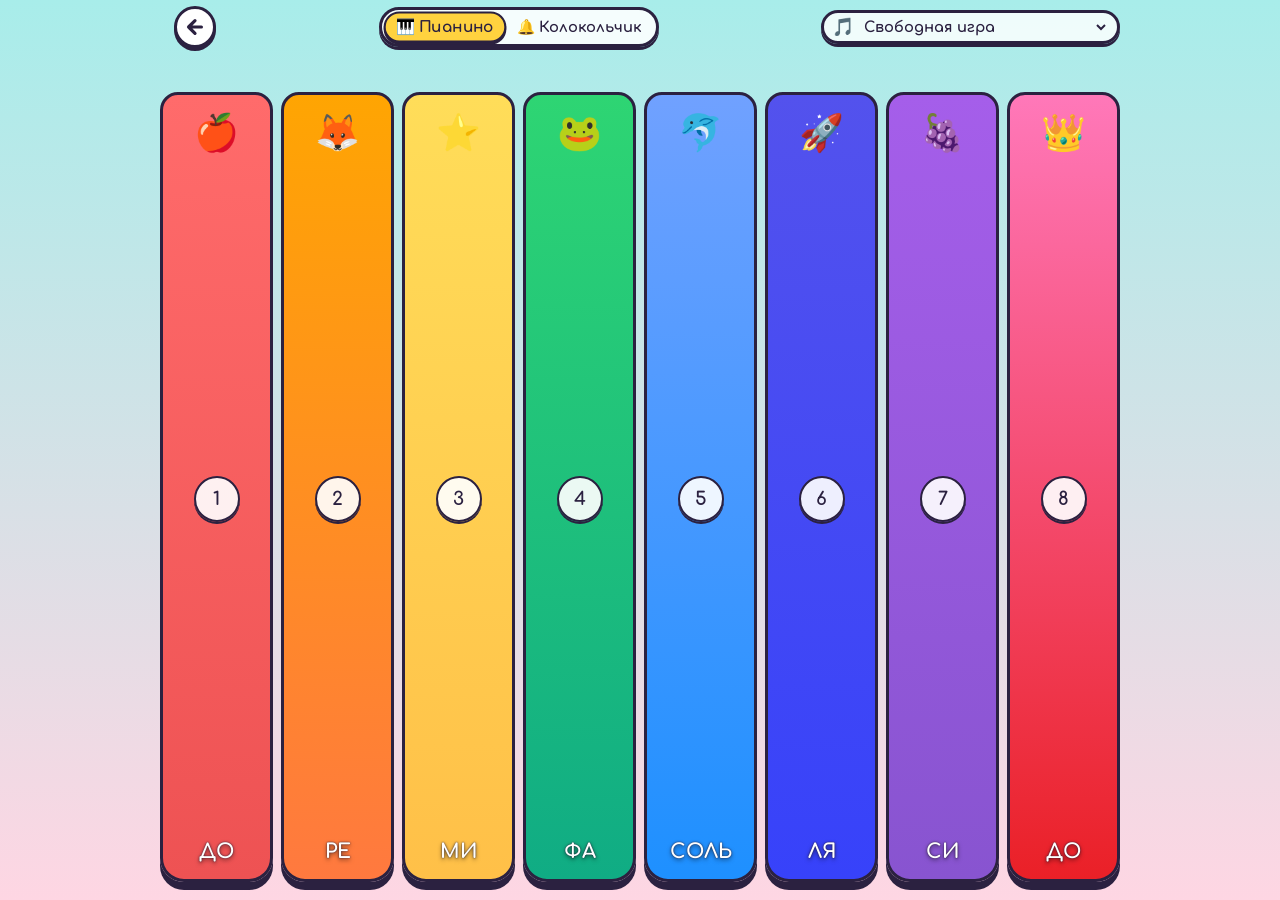
<file: piano_game.html>
<!DOCTYPE html>
<html lang="ru">
<head>
<meta charset="UTF-8">
<meta name="viewport" content="width=device-width, initial-scale=1, maximum-scale=1, user-scalable=no, viewport-fit=cover">
<title>Детское Пианино</title>
<link href="https://fonts.googleapis.com/css2?family=Comfortaa:wght@700&family=Nunito:wght@700;800;900&display=swap" rel="stylesheet">
<style>
  :root{
    --ink:#2B2140;
    --sky-1:#A8EDEA;
    --sky-2:#FED6E3;
  }
  *{ box-sizing:border-box; -webkit-tap-highlight-color:transparent; margin:0; padding:0; }
  html,body{
    width:100%; height:100%;
    min-height:100%;
    overflow:hidden;
    font-family:'Nunito', sans-serif;
    color:var(--ink);
    background:linear-gradient(180deg, #A8EDEA 0%, #FED6E3 100%);
    touch-action:none;
    -webkit-user-select:none; user-select:none;
  }
  #app{
    position:fixed;
    inset:0;
    width:100%;
    height:100%;
    display:flex;
    flex-direction:column;
    justify-content:space-between;
    box-sizing:border-box;
    padding-top:max(env(safe-area-inset-top, 0px), 6px);
    padding-bottom:max(env(safe-area-inset-bottom, 0px), 8px);
    padding-left:max(env(safe-area-inset-left, 0px), 12px);
    padding-right:max(env(safe-area-inset-right, 0px), 12px);
    overflow:hidden;
  }

  /* Верхняя панель управления */
  .top-bar{
    width:100%;
    max-width:960px;
    margin:0 auto;
    display:flex;
    align-items:center;
    justify-content:space-between;
    gap:8px;
    z-index:10;
  }
  .btn{
    display:flex;
    align-items:center;
    justify-content:center;
    background:#FFFFFF;
    border:3px solid var(--ink);
    border-radius:99px;
    color:var(--ink);
    box-shadow:0 3px 0 var(--ink);
    cursor:pointer;
    transition:transform .1s ease, box-shadow .1s ease;
    font-family:'Comfortaa', cursive;
    font-weight:700;
  }
  .btn:active{
    transform:translateY(2px);
    box-shadow:0 1px 0 var(--ink);
  }
  .btn-icon{
    width:42px;
    height:42px;
    border-radius:50%;
    padding:0;
    text-decoration:none;
    flex-shrink:0;
  }
  .btn-icon svg{ width:22px; height:22px; stroke:var(--ink); }

  /* Переключатель инструментов (тембров) */
  .instruments-bar{
    display:flex;
    background:#FFFFFFE0;
    border:3px solid var(--ink);
    border-radius:99px;
    padding:2px 4px;
    box-shadow:0 3px 0 var(--ink);
    gap:3px;
  }
  .inst-btn{
    border:none;
    background:transparent;
    font-family:'Comfortaa', cursive;
    font-weight:700;
    font-size:clamp(0.72rem, 2vmin, 0.92rem);
    color:var(--ink);
    padding:4px 10px;
    border-radius:99px;
    cursor:pointer;
    transition:all .15s ease;
    display:flex;
    align-items:center;
    gap:4px;
    white-space:nowrap;
  }
  .inst-btn.active{
    background:#FFD23F;
    border:2px solid var(--ink);
    box-shadow:0 2px 0 var(--ink);
    transform:scale(1.04);
  }

  /* Панель выбора песенок */
  .song-panel{
    display:flex;
    align-items:center;
    gap:6px;
    background:#FFFFFFD0;
    border:3px solid var(--ink);
    border-radius:99px;
    padding:2px 8px;
    box-shadow:0 3px 0 var(--ink);
  }
  .song-select{
    border:none;
    background:transparent;
    font-family:'Comfortaa', cursive;
    font-weight:700;
    font-size:clamp(0.72rem, 2vmin, 0.92rem);
    color:var(--ink);
    outline:none;
    cursor:pointer;
  }

  /* Область подсказок и нот для караоке */
  .song-hint-box{
    width:100%;
    max-width:960px;
    margin:2px auto;
    height:36px;
    display:flex;
    align-items:center;
    justify-content:center;
    position:relative;
    pointer-events:none;
  }
  .song-bubble{
    background:#FFFFFFEE;
    border:2.5px solid var(--ink);
    border-radius:99px;
    padding:4px 18px;
    font-family:'Comfortaa', cursive;
    font-weight:700;
    font-size:clamp(0.82rem, 2.4vmin, 1.05rem);
    box-shadow:0 3px 0 var(--ink);
    display:flex;
    align-items:center;
    gap:8px;
    animation:pop-in 0.3s cubic-bezier(0.175, 0.885, 0.32, 1.275);
  }
  @keyframes pop-in{
    from{ transform:scale(0.8); opacity:0; }
    to{ transform:scale(1); opacity:1; }
  }

  /* КЛАВИАТУРА ПИАНИНО */
  .piano-keyboard{
    flex:1;
    width:100%;
    max-width:960px;
    margin:0 auto;
    display:flex;
    gap:clamp(4px, 1vmin, 8px);
    padding:4px 0 10px 0;
    min-height:0;
    align-items:stretch;
    box-sizing:border-box;
  }

  /* Цветные радужные клавиши */
  .key{
    flex:1;
    border:3.5px solid var(--ink);
    border-radius:18px 18px 24px 24px;
    box-shadow:0 8px 0 var(--ink);
    cursor:pointer;
    display:flex;
    flex-direction:column;
    justify-content:space-between;
    align-items:center;
    padding:14px 4px 16px;
    position:relative;
    transition:transform 0.08s ease, box-shadow 0.08s ease, filter 0.08s;
    user-select:none;
    touch-action:none;
  }
  .key:active, .key.pressed{
    transform:translateY(6px);
    box-shadow:0 2px 0 var(--ink);
    filter:brightness(1.15);
  }

  /* Подсветка подсказки для песенки */
  .key.target-key{
    animation:key-pulse 0.75s infinite alternate ease-in-out;
  }
  @keyframes key-pulse{
    from{
      filter:brightness(1);
      box-shadow:0 8px 0 var(--ink);
    }
    to{
      filter:brightness(1.3) drop-shadow(0 0 14px rgba(255,210,63,0.9));
      box-shadow:0 8px 0 var(--ink), 0 0 20px #FFD23F;
    }
  }

  .key-top-icon{
    font-size:clamp(20px, 5vmin, 36px);
    pointer-events:none;
    transition:transform 0.15s ease;
  }
  .key.pressed .key-top-icon{
    transform:scale(1.3) rotate(8deg);
  }

  .key-badge{
    background:#FFFFFFE8;
    border:2.5px solid var(--ink);
    border-radius:50%;
    width:clamp(32px, 7vmin, 46px);
    height:clamp(32px, 7vmin, 46px);
    display:flex;
    align-items:center;
    justify-content:center;
    font-family:'Comfortaa', cursive;
    font-weight:900;
    font-size:clamp(0.78rem, 2.4vmin, 1.15rem);
    color:var(--ink);
    box-shadow:0 2px 0 var(--ink);
    pointer-events:none;
  }
  .key-note-name{
    font-family:'Comfortaa', cursive;
    font-weight:900;
    font-size:clamp(0.85rem, 2.6vmin, 1.25rem);
    color:#FFFFFF;
    text-shadow:0 2px 4px rgba(0,0,0,0.5), 0 0 2px #2B2140;
    pointer-events:none;
  }

  /* Вылетающие нотки при тапе */
  .note-spark{
    position:fixed;
    pointer-events:none;
    font-size:clamp(24px, 6vmin, 38px);
    z-index:999;
    animation:fly-spark 0.9s cubic-bezier(0.1, 0.8, 0.3, 1) forwards;
  }
  @keyframes fly-spark{
    0%{ opacity:1; transform:translate(-50%, 0) scale(0.6) rotate(0deg); }
    50%{ opacity:1; transform:translate(-50%, -70px) scale(1.3) rotate(20deg); }
    100%{ opacity:0; transform:translate(-50%, -130px) scale(1) rotate(-15deg); }
  }

  /* Конфетти для победы в песенке */
  .confetti{
    position:fixed;
    pointer-events:none;
    z-index:9999;
    animation:confetti-burst 1.6s cubic-bezier(0.25, 1, 0.5, 1) forwards;
  }
  @keyframes confetti-burst{
    0%{ transform:translate(0, 0) scale(1); opacity:1; }
    80%{ opacity:1; }
    100%{ transform:translate(var(--cx), var(--cy)) rotate(720deg) scale(0.4); opacity:0; }
  }

  /* Экран поворота устройства */
  .rotate-prompt{
    display:none;
    position:fixed;
    inset:0;
    z-index:99999;
    background:rgba(43,33,64,0.94);
    backdrop-filter:blur(6px);
    -webkit-backdrop-filter:blur(6px);
    align-items:center;
    justify-content:center;
    padding:20px;
    color:#FFFFFF;
    text-align:center;
  }
  @media screen and (orientation: portrait){
    .rotate-prompt{ display:flex; }
  }
  .rotate-card{
    background:#FFFFFF;
    color:var(--ink);
    border:4px solid var(--ink);
    border-radius:22px;
    padding:20px 24px;
    max-width:300px;
    display:flex;
    flex-direction:column;
    align-items:center;
    box-shadow:0 8px 24px rgba(0,0,0,0.3);
  }
  .rotate-icon{
    width:56px;
    height:56px;
    color:#FFD23F;
    margin-bottom:10px;
    animation:phone-rotate 2.2s ease-in-out infinite;
  }
  .rotate-icon svg{ width:100%; height:100%; }
  @keyframes phone-rotate{
    0%,20%{ transform:rotate(0deg); }
    50%,70%{ transform:rotate(-90deg); }
    90%,100%{ transform:rotate(0deg); }
  }
</style>
</head>
<body>

<div class="rotate-prompt">
  <div class="rotate-card">
    <div class="rotate-icon">
      <svg viewBox="0 0 64 64" fill="none" stroke="currentColor" stroke-width="4" stroke-linecap="round" stroke-linejoin="round">
        <rect x="18" y="10" width="28" height="44" rx="4"/>
        <line x1="28" y1="46" x2="36" y2="46"/>
        <path d="M48 20 A 24 24 0 0 1 48 44" stroke-dasharray="4 4" stroke-width="2.5"/>
        <polyline points="48 48 48 42 42 45"/>
      </svg>
    </div>
    <div style="font-family:'Comfortaa', cursive; font-weight:700; font-size:1.2rem; margin-bottom:6px;">Поверни пианино 🔄</div>
    <div style="font-size:0.88rem; opacity:0.85;">Для игры нужен широкий горизонтальный экран!</div>
  </div>
</div>

<div id="app">
  <div class="top-bar">
    <a href="index.html" class="btn btn-icon" aria-label="В меню" title="В меню" style="margin-left:14px;">
      <svg viewBox="0 0 24 24" fill="none" stroke-width="3.5" stroke-linecap="round" stroke-linejoin="round">
        <path d="M19 12H5M12 19l-7-7 7-7"/>
      </svg>
    </a>

    <!-- Инструменты (Пианино, Ксилофон, Котик, Лягушонок) -->
    <div class="instruments-bar">
      <button class="inst-btn active" data-inst="piano">🎹 Пианино</button>
      <button class="inst-btn" data-inst="xylophone">🔔 Колокольчик</button>
    </div>

    <!-- Режим караоке / песенок -->
    <div class="song-panel">
      <span style="font-size:18px;">🎵</span>
      <select id="songSelect" class="song-select" aria-label="Выбор песенки">
        <option value="free">Свободная игра</option>
        <option value="geese">Гуси («Два весёлых гуся»)</option>
        <option value="yolochka">Ёлочка («Маленькой ёлочке»)</option>
        <option value="grasshopper">Кузнечик («В траве сидел»)</option>
        <option value="star">Звёздочка («Twinkle Star»)</option>
      </select>
    </div>
  </div>

  <!-- Подсказка текущего слога / ноты в песенке -->
  <div class="song-hint-box">
    <div id="songBubble" class="song-bubble" style="display:none;">
      <span id="songLyric">Нажимай на светящуюся клавишу!</span>
    </div>
  </div>

  <!-- 8 Радужных клавиш октавы -->
  <div class="piano-keyboard" id="keyboard">
    <!-- Клавиша 1: ДО -->
    <div class="key" data-note="0" style="background:linear-gradient(180deg, #FF6B6B 0%, #EE5253 100%);">
      <div class="key-top-icon">🍎</div>
      <div class="key-badge">1</div>
      <div class="key-note-name">ДО</div>
    </div>
    <!-- Клавиша 2: РЕ -->
    <div class="key" data-note="1" style="background:linear-gradient(180deg, #FFA502 0%, #FF793F 100%);">
      <div class="key-top-icon">🦊</div>
      <div class="key-badge">2</div>
      <div class="key-note-name">РЕ</div>
    </div>
    <!-- Клавиша 3: МИ -->
    <div class="key" data-note="2" style="background:linear-gradient(180deg, #FFDD59 0%, #FFC048 100%);">
      <div class="key-top-icon">⭐</div>
      <div class="key-badge">3</div>
      <div class="key-note-name">МИ</div>
    </div>
    <!-- Клавиша 4: ФА -->
    <div class="key" data-note="3" style="background:linear-gradient(180deg, #2ED573 0%, #10AC84 100%);">
      <div class="key-top-icon">🐸</div>
      <div class="key-badge">4</div>
      <div class="key-note-name">ФА</div>
    </div>
    <!-- Клавиша 5: СОЛЬ -->
    <div class="key" data-note="4" style="background:linear-gradient(180deg, #70A1FF 0%, #1E90FF 100%);">
      <div class="key-top-icon">🐬</div>
      <div class="key-badge">5</div>
      <div class="key-note-name">СОЛЬ</div>
    </div>
    <!-- Клавиша 6: ЛЯ -->
    <div class="key" data-note="5" style="background:linear-gradient(180deg, #5352ED 0%, #3742FA 100%);">
      <div class="key-top-icon">🚀</div>
      <div class="key-badge">6</div>
      <div class="key-note-name">ЛЯ</div>
    </div>
    <!-- Клавиша 7: СИ -->
    <div class="key" data-note="6" style="background:linear-gradient(180deg, #A55EEA 0%, #8854D0 100%);">
      <div class="key-top-icon">🍇</div>
      <div class="key-badge">7</div>
      <div class="key-note-name">СИ</div>
    </div>
    <!-- Клавиша 8: ДО (верхняя) -->
    <div class="key" data-note="7" style="background:linear-gradient(180deg, #FF78B9 0%, #EA2027 100%);">
      <div class="key-top-icon">👑</div>
      <div class="key-badge">8</div>
      <div class="key-note-name">ДО</div>
    </div>
  </div>
</div>

<script>
// -------------------------------------------------------------
// WEB AUDIO API СИНТЕЗАТОР ИНСТРУМЕНТОВ
// -------------------------------------------------------------
class PianoAudio {
  constructor() {
    this.ctx = null;
    this.currentInstrument = 'piano';
    // Ноты диатонической гаммы (C4 - C5)
    this.frequencies = [
      261.63, // 0: C4 (До)
      293.66, // 1: D4 (Ре)
      329.63, // 2: E4 (Ми)
      349.23, // 3: F4 (Фа)
      392.00, // 4: G4 (Соль)
      440.00, // 5: A4 (Ля)
      493.88, // 6: B4 (Си)
      523.25  // 7: C5 (До)
    ];
  }
  init() {
    if (!this.ctx) {
      const AudioCtx = window.AudioContext || window.webkitAudioContext;
      if (AudioCtx) this.ctx = new AudioCtx();
    }
    if (this.ctx && this.ctx.state === 'suspended') {
      this.ctx.resume();
    }
  }
  // Только использует ctx — не создаёт. Безопасно вызывать из не-gesture кода.
  _check() {
    if (!this.ctx) return false;
    if (this.ctx.state === 'suspended') {
      // Пробуем resume, но не гарантируем — нужен gesture
      this.ctx.resume().catch(() => {});
      return false;
    }
    return true;
  }

  playNote(noteIdx) {
    if (!this._check()) return;
    const freq = this.frequencies[noteIdx];
    const now = this.ctx.currentTime;

    if (this.currentInstrument === 'piano') {
      this.playPiano(freq, now);
    } else if (this.currentInstrument === 'xylophone') {
      this.playXylophone(freq, now);
    } else if (this.currentInstrument === 'cat') {
      this.playCatMeow(freq, now);
    } else if (this.currentInstrument === 'frog') {
      this.playFrogCroak(freq, now);
    }
  }

  // 1. Фортепиано: два осциллятора с динамическим lowpass фильтром
  playPiano(freq, now) {
    const osc1 = this.ctx.createOscillator();
    const osc2 = this.ctx.createOscillator();
    const filter = this.ctx.createBiquadFilter();
    const gain = this.ctx.createGain();

    osc1.type = 'triangle';
    osc1.frequency.setValueAtTime(freq, now);

    osc2.type = 'sine';
    osc2.frequency.setValueAtTime(freq * 2, now); // гармоника октавой выше

    // Фильтр имитирует молоточек струны: в момент удара яркий, затем мягкий
    filter.type = 'lowpass';
    filter.frequency.setValueAtTime(2800, now);
    filter.frequency.exponentialRampToValueAtTime(450, now + 1.2);

    // Огибающая громкости
    gain.gain.setValueAtTime(0.4, now);
    gain.gain.exponentialRampToValueAtTime(0.001, now + 1.4);

    osc1.connect(filter);
    osc2.connect(filter);
    filter.connect(gain);
    gain.connect(this.ctx.destination);

    osc1.start(now);
    osc2.start(now);
    osc1.stop(now + 1.4);
    osc2.stop(now + 1.4);
  }

  // 2. Ксилофон / Металлофон: хрустальный звон колокольчика
  playXylophone(freq, now) {
    const oscMain = this.ctx.createOscillator();
    const oscOvertone = this.ctx.createOscillator();
    const gainMain = this.ctx.createGain();
    const gainOvertone = this.ctx.createGain();

    oscMain.type = 'sine';
    oscMain.frequency.setValueAtTime(freq, now);
    gainMain.gain.setValueAtTime(0.45, now);
    gainMain.gain.exponentialRampToValueAtTime(0.001, now + 1.0);

    // Характерный высокий негармонический обертон металлической пластины
    oscOvertone.type = 'sine';
    oscOvertone.frequency.setValueAtTime(freq * 2.76, now);
    gainOvertone.gain.setValueAtTime(0.25, now);
    gainOvertone.gain.exponentialRampToValueAtTime(0.001, now + 0.12);

    oscMain.connect(gainMain);
    gainMain.connect(this.ctx.destination);
    oscOvertone.connect(gainOvertone);
    gainOvertone.connect(this.ctx.destination);

    oscMain.start(now);
    oscOvertone.start(now);
    oscMain.stop(now + 1.0);
    oscOvertone.stop(now + 0.12);
  }

  // 3. Котик: «Мяу!» — используем мультяшный глиссандо + вибрато
  playCatMeow(freq, now) {
    // Котики мяукают примерно в диапазоне 400-900 Hz, независимо от ноты.
    // Ноты меняют высоту, но характер остаётся кошачьим.
    const base = Math.max(300, Math.min(freq * 0.9, 700));

    // Основная «гортань» — пилообразная волна через два резонирующих фильтра
    const osc = this.ctx.createOscillator();
    osc.type = 'sawtooth';
    // Характерный кошачий глиссандо: «мь» → «я» → «у»
    osc.frequency.setValueAtTime(base * 0.75, now);           // закрытый рот «мь»
    osc.frequency.linearRampToValueAtTime(base * 1.55, now + 0.10); // «Я» — рот открывается
    osc.frequency.exponentialRampToValueAtTime(base * 0.70, now + 0.45); // «у» — рот закрывается

    // Вибрато (котик «вибрирует» горлом)
    const vibLFO = this.ctx.createOscillator();
    vibLFO.frequency.value = 6.5;
    vibLFO.type = 'sine';
    const vibGain = this.ctx.createGain();
    vibGain.gain.setValueAtTime(0, now);
    vibGain.gain.linearRampToValueAtTime(18, now + 0.15);
    vibGain.gain.exponentialRampToValueAtTime(0.01, now + 0.5);
    vibLFO.connect(vibGain);
    vibGain.connect(osc.frequency);

    // Формантный фильтр (резонанс рта котика)
    const f1 = this.ctx.createBiquadFilter();
    f1.type = 'peaking';
    f1.frequency.setValueAtTime(650, now);
    f1.frequency.linearRampToValueAtTime(1200, now + 0.10);
    f1.frequency.exponentialRampToValueAtTime(550, now + 0.45);
    f1.gain.value = 14;
    f1.Q.value = 2.2;

    const f2 = this.ctx.createBiquadFilter();
    f2.type = 'peaking';
    f2.frequency.value = 2500;
    f2.gain.value = 8;
    f2.Q.value = 1.5;

    const masterGain = this.ctx.createGain();
    masterGain.gain.setValueAtTime(0.001, now);
    masterGain.gain.linearRampToValueAtTime(0.32, now + 0.06);
    masterGain.gain.setValueAtTime(0.32, now + 0.15);
    masterGain.gain.exponentialRampToValueAtTime(0.001, now + 0.52);

    osc.connect(f1);
    f1.connect(f2);
    f2.connect(masterGain);
    masterGain.connect(this.ctx.destination);

    osc.start(now);
    vibLFO.start(now);
    osc.stop(now + 0.52);
    vibLFO.stop(now + 0.52);
  }

  // 4. Лягушонок: «Ква!» — короткий резкий прыжок частоты вниз
  playFrogCroak(freq, now) {
    // Лягушки квакают низко: 180-400 Hz
    const base = Math.max(180, Math.min(freq * 0.65, 380));

    // Звук «К» — короткий щелчок
    const clickOsc = this.ctx.createOscillator();
    clickOsc.type = 'square';
    clickOsc.frequency.setValueAtTime(base * 2.2, now);
    clickOsc.frequency.exponentialRampToValueAtTime(base * 0.5, now + 0.04);
    const clickGain = this.ctx.createGain();
    clickGain.gain.setValueAtTime(0.38, now);
    clickGain.gain.exponentialRampToValueAtTime(0.001, now + 0.045);
    clickOsc.connect(clickGain);
    clickGain.connect(this.ctx.destination);
    clickOsc.start(now);
    clickOsc.stop(now + 0.045);

    // Звук «ВА» — низкое гудение с резонансом горла
    const croakOsc = this.ctx.createOscillator();
    croakOsc.type = 'triangle';
    croakOsc.frequency.setValueAtTime(base * 1.1, now + 0.03);
    croakOsc.frequency.exponentialRampToValueAtTime(base * 0.78, now + 0.22);

    // Вибрато лягушки
    const vibLFO = this.ctx.createOscillator();
    vibLFO.frequency.value = 28; // быстрое дрожание горла
    vibLFO.type = 'sine';
    const vibGain = this.ctx.createGain();
    vibGain.gain.setValueAtTime(12, now + 0.03);
    vibGain.gain.exponentialRampToValueAtTime(0.01, now + 0.25);
    vibLFO.connect(vibGain);
    vibGain.connect(croakOsc.frequency);

    const frogFilter = this.ctx.createBiquadFilter();
    frogFilter.type = 'bandpass';
    frogFilter.frequency.setValueAtTime(base * 1.4, now + 0.03);
    frogFilter.frequency.exponentialRampToValueAtTime(base * 0.85, now + 0.22);
    frogFilter.Q.value = 4.5;

    const croakGain = this.ctx.createGain();
    croakGain.gain.setValueAtTime(0.001, now + 0.03);
    croakGain.gain.linearRampToValueAtTime(0.42, now + 0.07);
    croakGain.gain.exponentialRampToValueAtTime(0.001, now + 0.26);

    croakOsc.connect(frogFilter);
    frogFilter.connect(croakGain);
    croakGain.connect(this.ctx.destination);
    croakOsc.start(now + 0.03);
    vibLFO.start(now + 0.03);
    croakOsc.stop(now + 0.28);
    vibLFO.stop(now + 0.28);
  }

  // Победный праздничный аккорд
  playVictory() {
    if (!this._check()) return;
    const chord = [261.63, 329.63, 392.00, 523.25];
    chord.forEach((f, i) => {
      setTimeout(() => this.playXylophone(f, this.ctx.currentTime), i * 110);
    });
  }
}
const audio = new PianoAudio();

// -------------------------------------------------------------
// ПЕСЕНКИ ДЛЯ МАЛЫШЕЙ (НОТЫ 0..7)
// -------------------------------------------------------------
const SONGS = {
  free: null,
  geese: {
    title: 'Два весёлых гуся',
    steps: [
      { note: 3, lyric: 'Жи-' },   // Фа
      { note: 2, lyric: 'ли' },    // Ми
      { note: 1, lyric: 'у' },     // Ре
      { note: 0, lyric: 'ба-' },   // До
      { note: 4, lyric: 'бу-' },   // Соль
      { note: 4, lyric: 'си,' },   // Соль
      { note: 3, lyric: 'Два' },   // Фа
      { note: 2, lyric: 'ве-' },   // Ми
      { note: 1, lyric: 'сё-' },   // Ре
      { note: 0, lyric: 'лых' },   // До
      { note: 4, lyric: 'гу-' },   // Соль
      { note: 4, lyric: 'ся!' },   // Соль
      { note: 3, lyric: 'О-' },    // Фа
      { note: 5, lyric: 'дин' },   // Ля
      { note: 5, lyric: 'се-' },   // Ля
      { note: 3, lyric: 'рый,' },  // Фа
      { note: 2, lyric: 'дру-' },  // Ми
      { note: 4, lyric: 'гой' },   // Соль
      { note: 4, lyric: 'бе-' },   // Соль
      { note: 2, lyric: 'лый,' },  // Ми
      { note: 1, lyric: 'Два' },   // Ре
      { note: 2, lyric: 'ве-' },   // Ми
      { note: 3, lyric: 'сё-' },   // Фа
      { note: 1, lyric: 'лых' },   // Ре
      { note: 0, lyric: 'гу-' },   // До
      { note: 0, lyric: 'ся! 🎉' } // До
    ]
  },
  yolochka: {
    title: 'Маленькой ёлочке',
    steps: [
      { note: 4, lyric: 'Ма-' },   // Соль
      { note: 2, lyric: 'лень-' }, // Ми
      { note: 2, lyric: 'кой' },   // Ми
      { note: 4, lyric: 'ё-' },    // Соль
      { note: 2, lyric: 'лоч-' },  // Ми
      { note: 2, lyric: 'ке' },    // Ми
      { note: 4, lyric: 'хо-' },   // Соль
      { note: 3, lyric: 'лод-' },  // Фа
      { note: 2, lyric: 'но' },    // Ми
      { note: 1, lyric: 'зи-' },   // Ре
      { note: 0, lyric: 'мой!' },  // До
      { note: 5, lyric: 'Из' },    // Ля
      { note: 7, lyric: 'ле-' },   // До2
      { note: 5, lyric: 'су' },    // Ля
      { note: 4, lyric: 'ё-' },    // Соль
      { note: 2, lyric: 'лоч-' },  // Ми
      { note: 2, lyric: 'ку' },    // Ми
      { note: 4, lyric: 'взя-' },  // Соль
      { note: 3, lyric: 'ли' },    // Фа
      { note: 2, lyric: 'мы' },    // Ми
      { note: 1, lyric: 'до-' },   // Ре
      { note: 0, lyric: 'мой! 🎄' }// До
    ]
  },
  grasshopper: {
    title: 'В траве сидел кузнечик',
    steps: [
      { note: 5, lyric: 'В тра-' },// Ля
      { note: 2, lyric: 'ве' },    // Ми
      { note: 5, lyric: 'си-' },   // Ля
      { note: 2, lyric: 'дел' },   // Ми
      { note: 5, lyric: 'куз-' },  // Ля
      { note: 4, lyric: 'не-' },   // Соль
      { note: 4, lyric: 'чик,' },  // Соль
      { note: 4, lyric: 'В тра-' },// Соль
      { note: 2, lyric: 'ве' },    // Ми
      { note: 4, lyric: 'си-' },   // Соль
      { note: 2, lyric: 'дел' },   // Ми
      { note: 4, lyric: 'куз-' },  // Соль
      { note: 5, lyric: 'не-' },   // Ля
      { note: 5, lyric: 'чик!' },  // Ля
      { note: 5, lyric: 'Со-' },   // Ля
      { note: 7, lyric: 'всем' },  // До2
      { note: 6, lyric: 'как' },   // Си
      { note: 5, lyric: 'о-' },    // Ля
      { note: 4, lyric: 'гу-' },   // Соль
      { note: 3, lyric: 'ре-' },   // Фа
      { note: 2, lyric: 'чик! 🦗' }// Ми
    ]
  },
  star: {
    title: 'Звёздочка (Twinkle Star)',
    steps: [
      { note: 0, lyric: 'Twin-' }, // До
      { note: 0, lyric: 'kle,' },  // До
      { note: 4, lyric: 'twin-' }, // Соль
      { note: 4, lyric: 'kle,' },  // Соль
      { note: 5, lyric: 'lit-' },  // Ля
      { note: 5, lyric: 'tle' },   // Ля
      { note: 4, lyric: 'star!' }, // Соль
      { note: 3, lyric: 'How' },   // Фа
      { note: 3, lyric: 'I' },     // Фа
      { note: 2, lyric: 'won-' },  // Ми
      { note: 2, lyric: 'der' },   // Ми
      { note: 1, lyric: 'what' },  // Ре
      { note: 1, lyric: 'you' },   // Ре
      { note: 0, lyric: 'are! ⭐' }// До
    ]
  }
};

let currentSongKey = 'free';
let currentSongStep = 0;
const songBubble = document.getElementById('songBubble');
const songLyric = document.getElementById('songLyric');
const keys = Array.from(document.querySelectorAll('.key'));

// Обновление состояния подсветки песенки
function updateSongState() {
  const song = SONGS[currentSongKey];
  keys.forEach(k => k.classList.remove('target-key'));

  if (!song) {
    songBubble.style.display = 'none';
    return;
  }

  songBubble.style.display = 'flex';
  if (currentSongStep < song.steps.length) {
    const step = song.steps[currentSongStep];
    songLyric.textContent = `«${song.title}»: ${step.lyric}`;
    const targetKeyEl = keys[step.note];
    if (targetKeyEl) targetKeyEl.classList.add('target-key');
  } else {
    // Песенка сыграна целиком!
    songLyric.textContent = `🎉 Ура! Песенка сыграна! 🎉`;
    audio.playVictory();
    fireVictoryConfetti();
    setTimeout(() => {
      currentSongStep = 0;
      updateSongState();
    }, 3500);
  }
}

// -------------------------------------------------------------
// ВЫЛЕТАЮЩИЕ НОТКИ И САЛЮТ
// -------------------------------------------------------------
const SPARKS = ['🎵', '🎶', '⭐', '✨', '💖', '🔔'];
function spawnNoteSpark(x, y) {
  const s = document.createElement('div');
  s.className = 'note-spark';
  s.textContent = SPARKS[Math.floor(Math.random() * SPARKS.length)];
  s.style.left = x + 'px';
  s.style.top = y + 'px';
  document.body.appendChild(s);
  setTimeout(() => s.remove(), 900);
}

function fireVictoryConfetti() {
  const colors = ['#FF4757', '#FFA502', '#FFDD59', '#2ED573', '#1E90FF', '#9D4EDD'];
  const cx = window.innerWidth / 2;
  const cy = window.innerHeight / 2;
  for (let i = 0; i < 40; i++) {
    const c = document.createElement('div');
    c.className = 'confetti';
    const s = 10 + Math.random() * 14;
    c.style.width = s + 'px';
    c.style.height = (s * (Math.random() > 0.5 ? 1 : 0.6)) + 'px';
    c.style.backgroundColor = colors[Math.floor(Math.random() * colors.length)];
    c.style.borderRadius = Math.random() > 0.5 ? '50%' : '3px';
    c.style.left = cx + 'px';
    c.style.top = cy + 'px';
    const angle = Math.random() * Math.PI * 2;
    const dist = 70 + Math.random() * 260;
    c.style.setProperty('--cx', `${Math.cos(angle) * dist}px`);
    c.style.setProperty('--cy', `${Math.sin(angle) * dist}px`);
    document.body.appendChild(c);
    setTimeout(() => c.remove(), 1700);
  }
}

// -------------------------------------------------------------
// НАЖАТИЕ НА КЛАВИШИ (МУЛЬТИТАЧ)
// -------------------------------------------------------------
function triggerKey(noteIdx, clientX, clientY) {
  const song = SONGS[currentSongKey];
  let actualNoteToPlay = noteIdx;

  if (song && currentSongStep < song.steps.length) {
    // В режиме караоке звучит правильная следующая нота песенки!
    actualNoteToPlay = song.steps[currentSongStep].note;
    currentSongStep++;
    updateSongState();
  }

  // Играем ноту
  audio.playNote(actualNoteToPlay);

  // Визуальный эффект
  const keyEl = keys[actualNoteToPlay];
  if (keyEl) {
    keyEl.classList.add('pressed');
    setTimeout(() => keyEl.classList.remove('pressed'), 180);
    const rect = keyEl.getBoundingClientRect();
    const sx = clientX || (rect.left + rect.width / 2);
    const sy = clientY || (rect.top + 30);
    spawnNoteSpark(sx, sy);
  }
}

// Навешиваем слушатели на клавиши
keys.forEach(keyEl => {
  const noteIdx = parseInt(keyEl.dataset.note, 10);

  keyEl.addEventListener('pointerdown', (e) => {
    e.preventDefault();
    audio.init();
    triggerKey(noteIdx, e.clientX, e.clientY);
  });
});

// -------------------------------------------------------------
// ПЕРЕКЛЮЧЕНИЕ ИНСТРУМЕНТОВ И ПЕСЕНОК
// -------------------------------------------------------------
const instBtns = document.querySelectorAll('.inst-btn');
instBtns.forEach(btn => {
  btn.addEventListener('pointerdown', (e) => {
    e.preventDefault();
    audio.init();
    instBtns.forEach(b => b.classList.remove('active'));
    btn.classList.add('active');
    audio.currentInstrument = btn.dataset.inst;
    // Проиграть тестовую ноту выбранного инструмента
    audio.playNote(4);
  });
});

const songSelect = document.getElementById('songSelect');
songSelect.addEventListener('change', (e) => {
  currentSongKey = e.target.value;
  currentSongStep = 0;
  updateSongState();
});

// Фиксация альбомной ориентации
function lockLandscape() {
  if (screen.orientation && screen.orientation.lock) {
    screen.orientation.lock('landscape').catch(() => {});
  }
}
window.addEventListener('load', lockLandscape);
window.addEventListener('pointerdown', () => {
  audio.init();
  lockLandscape();
}, { once: true });
</script>
</body>
</html>
</file>
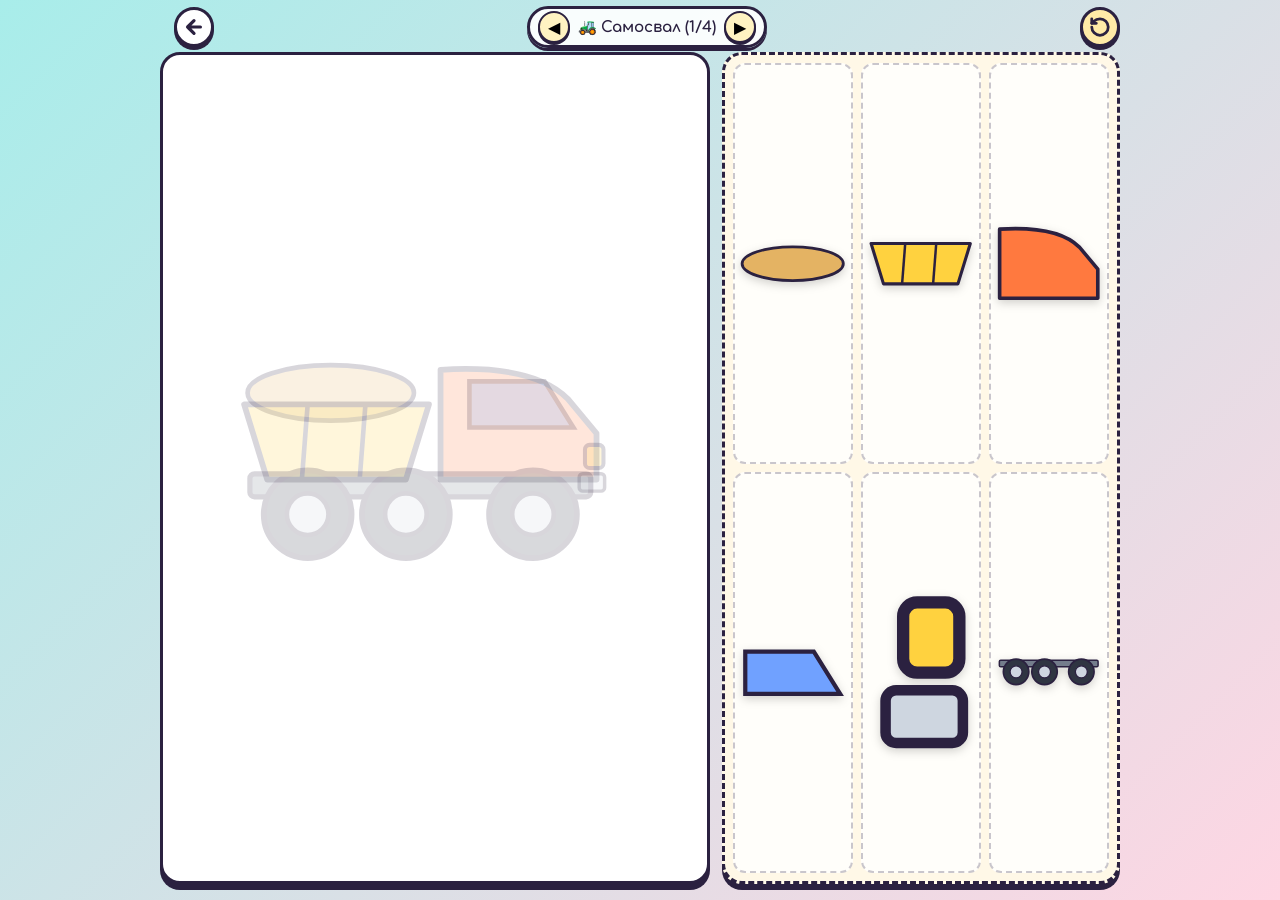
<file: puzzle_game.html>
<!DOCTYPE html>
<html lang="ru">
<head>
<meta charset="UTF-8">
<meta name="viewport" content="width=device-width, initial-scale=1, maximum-scale=1, user-scalable=no, viewport-fit=cover">
<title>Пазлы для малышей</title>
<link href="https://fonts.googleapis.com/css2?family=Comfortaa:wght@700&family=Nunito:wght@700;800;900&display=swap" rel="stylesheet">
<style>
  :root{
    --sky-1:#85D8CE;
    --sky-2:#085078;
    --ink:#2B2140;
    --sun:#FFD23F;
    --tray-bg:#FFF8E7;
  }
  *{ box-sizing:border-box; -webkit-tap-highlight-color:transparent; margin:0; padding:0; }
  html,body{
    width:100%; height:100%;
    min-height:100%;
    overflow:hidden;
    font-family:'Nunito', sans-serif;
    color:var(--ink);
    background:linear-gradient(135deg, #A8EDEA 0%, #FED6E3 100%);
    touch-action:none;
    -webkit-user-select:none; user-select:none;
  }
  #app{
    position:fixed;
    inset:0;
    width:100%;
    height:100%;
    display:flex;
    flex-direction:column;
    justify-content:space-between;
    align-items:center;
    box-sizing:border-box;
    padding-top:max(env(safe-area-inset-top, 0px), 6px);
    padding-bottom:max(env(safe-area-inset-bottom, 0px), 8px);
    padding-left:max(env(safe-area-inset-left, 0px), 12px);
    padding-right:max(env(safe-area-inset-right, 0px), 12px);
    overflow:hidden;
  }

  /* Верхняя панель */
  .top-bar{
    width:100%;
    max-width:960px;
    display:flex;
    align-items:center;
    justify-content:space-between;
    gap:8px;
    z-index:100;
  }
  .btn{
    display:flex;
    align-items:center;
    justify-content:center;
    background:#FFFFFF;
    border:3px solid var(--ink);
    border-radius:99px;
    color:var(--ink);
    box-shadow:0 3px 0 var(--ink);
    cursor:pointer;
    transition:transform .1s ease, box-shadow .1s ease;
    font-family:'Comfortaa', cursive;
    font-weight:700;
  }
  .btn:active{
    transform:translateY(2px);
    box-shadow:0 1px 0 var(--ink);
  }
  .btn-icon{
    width:40px;
    height:40px;
    border-radius:50%;
    padding:0;
    text-decoration:none;
    flex-shrink:0;
  }
  .btn-icon svg{ width:22px; height:22px; stroke:var(--ink); }

  .nav-group{
    display:flex;
    align-items:center;
    background:#FFFFFFE6;
    border:3px solid var(--ink);
    border-radius:99px;
    padding:2px 8px;
    box-shadow:0 3px 0 var(--ink);
    gap:8px;
  }
  .nav-btn{
    width:32px;
    height:32px;
    border-radius:50%;
    background:#FFF3C2;
    border:2.5px solid var(--ink);
    display:flex;
    align-items:center;
    justify-content:center;
    font-size:16px;
    cursor:pointer;
    box-shadow:0 2px 0 var(--ink);
  }
  .level-title{
    font-family:'Comfortaa', cursive;
    font-size:clamp(0.78rem, 2.3vmin, 0.95rem);
    font-weight:700;
    white-space:nowrap;
  }

  /* Игровая арена */
  .puzzle-arena{
    flex:1;
    width:100%;
    max-width:960px;
    display:flex;
    gap:12px;
    align-items:center;
    justify-content:center;
    padding:4px 0 8px 0;
    min-height:0;
  }

  /* Рамка сборки (слева) */
  .target-frame{
    flex:1.2;
    height:100%;
    max-height:100%;
    min-height:0;
    box-sizing:border-box;
    background:#FFFFFF;
    border:3.5px solid var(--ink);
    border-radius:20px;
    box-shadow:0 6px 0 var(--ink);
    position:relative;
    overflow:hidden;
    display:flex;
    align-items:center;
    justify-content:center;
    padding:6px;
  }
  #targetSvg{
    width:100%;
    height:100%;
    max-height:100%;
    object-fit:contain;
  }

  /* Лоток с деталями (справа) — 3 столбца x 2 ряда для 6 деталей */
  .pieces-tray{
    flex:0.85;
    height:100%;
    max-height:100%;
    min-height:0;
    box-sizing:border-box;
    background:var(--tray-bg);
    border:3.5px dashed var(--ink);
    border-radius:20px;
    box-shadow:0 6px 0 var(--ink);
    position:relative;
    overflow:hidden;
    display:grid;
    grid-template-columns:repeat(3, 1fr);
    grid-template-rows:repeat(2, 1fr);
    gap:8px;
    padding:8px;
    align-items:center;
    justify-items:center;
  }

  /* Слот под деталь в лотке */
  .piece-slot{
    width:100%;
    height:100%;
    display:flex;
    align-items:center;
    justify-content:center;
    background:#FFFFFFCC;
    border:2px dashed rgba(43,33,64,0.25);
    border-radius:12px;
    position:relative;
    padding:2px;
  }

  /* Деталь пазла */
  .puzzle-piece{
    width:94%;
    height:94%;
    display:flex;
    align-items:center;
    justify-content:center;
    cursor:grab;
    touch-action:none;
    user-select:none;
    transition:transform .12s cubic-bezier(0.175, 0.885, 0.32, 1.275);
    filter:drop-shadow(0 3px 5px rgba(0,0,0,0.18));
  }
  .puzzle-piece svg{
    width:100%;
    height:100%;
    object-fit:contain;
    pointer-events:none;
  }
  .puzzle-piece.dragging{
    cursor:grabbing;
    transform:scale(1.28);
    z-index:9999 !important;
    filter:drop-shadow(0 12px 20px rgba(0,0,0,0.3));
  }
  .puzzle-piece.placed{
    opacity:0.18;
    pointer-events:none;
    filter:grayscale(0.8);
  }

  /* Силуэты в рамке сборки */
  .slot-ghost{
    opacity:0.18;
    fill:#2B2140;
    stroke:#2B2140;
    stroke-width:3;
  }
  .slot-active{
    transition:opacity 0.25s ease-out;
  }

  /* МОДАЛЬНОЕ ОКНО ПОБЕДЫ БЕЗ БУКВ */
  .win-overlay{
    display:none;
    position:fixed;
    inset:0;
    background:rgba(43,33,64,0.65);
    backdrop-filter:blur(4px);
    z-index:99999;
    align-items:center;
    justify-content:center;
    padding:20px;
    animation:fadeIn 0.3s ease;
  }
  @keyframes fadeIn{
    from{ opacity:0; }
    to{ opacity:1; }
  }
  .win-card{
    background:#FFFFFF;
    border:4px solid var(--ink);
    border-radius:28px;
    padding:20px 32px;
    display:flex;
    flex-direction:column;
    align-items:center;
    box-shadow:0 12px 32px rgba(0,0,0,0.35);
    animation:popModal 0.4s cubic-bezier(0.175, 0.885, 0.32, 1.275);
  }
  @keyframes popModal{
    from{ transform:scale(0.5); opacity:0; }
    to{ transform:scale(1); opacity:1; }
  }
  .win-star-badge{
    font-size:clamp(56px, 14vmin, 84px);
    animation:starPulse 1.2s infinite alternate ease-in-out;
    filter:drop-shadow(0 4px 10px rgba(255,210,63,0.6));
    margin-bottom:12px;
  }
  @keyframes starPulse{
    from{ transform:scale(1) rotate(-5deg); }
    to{ transform:scale(1.18) rotate(5deg); }
  }
  .win-actions{
    display:flex;
    gap:20px;
    align-items:center;
  }
  .win-action-btn{
    width:clamp(64px, 14vmin, 84px);
    height:clamp(64px, 14vmin, 84px);
    border-radius:50%;
    border:4px solid var(--ink);
    display:flex;
    align-items:center;
    justify-content:center;
    cursor:pointer;
    box-shadow:0 6px 0 var(--ink);
    transition:transform .12s ease, box-shadow .12s ease;
  }
  .win-action-btn:active{
    transform:translateY(4px);
    box-shadow:0 2px 0 var(--ink);
  }
  .btn-retry{
    background:#FFD23F;
  }
  .btn-next{
    background:#2ED573;
  }
  .win-action-btn svg{
    width:55%;
    height:55%;
    stroke:var(--ink);
    fill:none;
  }

  /* Победный салют */
  .confetti{
    position:absolute;
    pointer-events:none;
    z-index:9999;
    animation:confetti-fly 2s cubic-bezier(0.2, 0.8, 0.3, 1) forwards;
  }
  @keyframes confetti-fly{
    0%{ transform:translate(0, 0) scale(0.6) rotate(0); opacity:1; }
    100%{ transform:translate(var(--cx), var(--cy)) scale(1.3) rotate(600deg); opacity:0; }
  }

  /* Поворот экрана */
  .rotate-prompt{
    display:none;
    position:fixed;
    inset:0;
    z-index:99999;
    background:rgba(43,33,64,0.94);
    backdrop-filter:blur(6px);
    align-items:center;
    justify-content:center;
    padding:20px;
    color:#FFFFFF;
    text-align:center;
  }
  @media screen and (orientation: portrait){
    .rotate-prompt{ display:flex; }
  }
  .rotate-card{
    background:#FFFFFF;
    color:var(--ink);
    border:4px solid var(--ink);
    border-radius:22px;
    padding:20px 24px;
    max-width:300px;
    display:flex;
    flex-direction:column;
    align-items:center;
    box-shadow:0 8px 24px rgba(0,0,0,0.3);
  }
  .rotate-icon{
    width:56px;
    height:56px;
    color:#FFD23F;
    margin-bottom:10px;
    animation:phone-rotate 2.2s ease-in-out infinite;
  }
  .rotate-icon svg{ width:100%; height:100%; }
  @keyframes phone-rotate{
    0%,20%{ transform:rotate(0deg); }
    50%,70%{ transform:rotate(-90deg); }
    90%,100%{ transform:rotate(0deg); }
  }
</style>
</head>
<body>

<div class="rotate-prompt">
  <div class="rotate-card">
    <div class="rotate-icon">
      <svg viewBox="0 0 64 64" fill="none" stroke="currentColor" stroke-width="4" stroke-linecap="round" stroke-linejoin="round">
        <rect x="18" y="10" width="28" height="44" rx="4"/>
        <line x1="28" y1="46" x2="36" y2="46"/>
        <path d="M48 20 A 24 24 0 0 1 48 44" stroke-dasharray="4 4" stroke-width="2.5"/>
        <polyline points="48 48 48 42 42 45"/>
      </svg>
    </div>
    <div style="font-family:'Comfortaa', cursive; font-weight:700; font-size:1.2rem; margin-bottom:6px;">Поверни экран 🔄</div>
    <div style="font-size:0.88rem; opacity:0.85;">Для пазлов нужен альбомный (горизонтальный) экран!</div>
  </div>
</div>

<!-- Модалка победы без букв -->
<div class="win-overlay" id="winOverlay">
  <div class="win-card">
    <div class="win-star-badge">⭐</div>
    <div class="win-actions">
      <!-- Желтая кнопка "Заново" -->
      <button class="win-action-btn btn-retry" id="modalRetryBtn" aria-label="Заново" title="Заново">
        <svg viewBox="0 0 24 24" stroke-width="3.5" stroke-linecap="round" stroke-linejoin="round">
          <path d="M3 12a9 9 0 1 0 9-9 9.75 9.75 0 0 0-6.74 2.74L3 8"/>
          <path d="M3 3v5h5"/>
        </svg>
      </button>
      <!-- Зеленая кнопка "Дальше" -->
      <button class="win-action-btn btn-next" id="modalNextBtn" aria-label="Дальше" title="Следующий пазл">
        <svg viewBox="0 0 24 24" stroke-width="4" stroke-linecap="round" stroke-linejoin="round">
          <polygon points="5 3 19 12 5 21 5 3" fill="var(--ink)" stroke="var(--ink)"/>
        </svg>
      </button>
    </div>
  </div>
</div>

<div id="app">
  <div class="top-bar">
    <a href="index.html" class="btn btn-icon" aria-label="В меню" title="В меню" style="margin-left:14px;">
      <svg viewBox="0 0 24 24" fill="none" stroke-width="3.5" stroke-linecap="round" stroke-linejoin="round">
        <path d="M19 12H5M12 19l-7-7 7-7"/>
      </svg>
    </a>

    <div class="nav-group">
      <button class="nav-btn" id="prevBtn">◀</button>
      <div class="level-title" id="puzzleTitle">🚜 Самосвал (1/4)</div>
      <button class="nav-btn" id="nextBtn">▶</button>
    </div>

    <button class="btn btn-icon" id="resetBtn" aria-label="Сброс" title="Собрать заново" style="background:#FFEAA7;">
      <svg viewBox="0 0 24 24" fill="none" stroke-width="3" stroke-linecap="round" stroke-linejoin="round">
        <path d="M3 12a9 9 0 1 0 9-9 9.75 9.75 0 0 0-6.74 2.74L3 8"/>
        <path d="M3 3v5h5"/>
      </svg>
    </button>
  </div>

  <div class="puzzle-arena">
    <!-- Слева: Рамка сборки с силуэтом -->
    <div class="target-frame" id="targetFrame">
      <svg id="targetSvg" viewBox="0 0 460 300">
        <!-- Силуэты и собранные части -->
      </svg>
    </div>

    <!-- Справа: Лоток с деталями (3x2) -->
    <div class="pieces-tray" id="piecesTray">
      <!-- Слоты с кусочками -->
    </div>
  </div>
</div>

<script>
class SoundFX {
  constructor() {
    this.ctx = null;
  }
  init() {
    if (!this.ctx) {
      const AudioCtx = window.AudioContext || window.webkitAudioContext;
      if (AudioCtx) this.ctx = new AudioCtx();
    }
    if (this.ctx && this.ctx.state === 'suspended') {
      this.ctx.resume();
    }
  }
  pickup() {
    this.init();
    if (!this.ctx) return;
    const osc = this.ctx.createOscillator();
    const gain = this.ctx.createGain();
    osc.type = 'sine';
    osc.frequency.setValueAtTime(320, this.ctx.currentTime);
    osc.frequency.exponentialRampToValueAtTime(480, this.ctx.currentTime + 0.06);
    gain.gain.setValueAtTime(0.2, this.ctx.currentTime);
    gain.gain.exponentialRampToValueAtTime(0.001, this.ctx.currentTime + 0.08);
    osc.connect(gain);
    gain.connect(this.ctx.destination);
    osc.start();
    osc.stop(this.ctx.currentTime + 0.08);
  }
  snap() {
    this.init();
    if (!this.ctx) return;
    const osc = this.ctx.createOscillator();
    const gain = this.ctx.createGain();
    osc.type = 'triangle';
    osc.frequency.setValueAtTime(600, this.ctx.currentTime);
    osc.frequency.exponentialRampToValueAtTime(950, this.ctx.currentTime + 0.1);
    gain.gain.setValueAtTime(0.32, this.ctx.currentTime);
    gain.gain.exponentialRampToValueAtTime(0.001, this.ctx.currentTime + 0.14);
    osc.connect(gain);
    gain.connect(this.ctx.destination);
    osc.start();
    osc.stop(this.ctx.currentTime + 0.14);
  }
  horn() {
    this.init();
    if (!this.ctx) return;
    [0, 0.18].forEach(delay => {
      const t = this.ctx.currentTime + delay;
      const osc1 = this.ctx.createOscillator();
      const osc2 = this.ctx.createOscillator();
      const gain = this.ctx.createGain();
      osc1.type = 'sawtooth';
      osc2.type = 'sawtooth';
      osc1.frequency.setValueAtTime(311.13, t);
      osc2.frequency.setValueAtTime(392.00, t);
      gain.gain.setValueAtTime(0.18, t);
      gain.gain.exponentialRampToValueAtTime(0.001, t + 0.14);
      osc1.connect(gain);
      osc2.connect(gain);
      gain.connect(this.ctx.destination);
      osc1.start(t);
      osc2.start(t);
      osc1.stop(t + 0.14);
      osc2.stop(t + 0.14);
    });
  }
  win() {
    this.init();
    this.horn();
    const notes = [523.25, 659.25, 783.99, 1046.5];
    notes.forEach((f, i) => {
      const t = this.ctx.currentTime + 0.4 + i * 0.08;
      const osc = this.ctx.createOscillator();
      const gain = this.ctx.createGain();
      osc.type = 'triangle';
      osc.frequency.setValueAtTime(f, t);
      gain.gain.setValueAtTime(0.25, t);
      gain.gain.exponentialRampToValueAtTime(0.001, t + 0.3);
      osc.connect(gain);
      gain.connect(this.ctx.destination);
      osc.start(t);
      osc.stop(t + 0.3);
    });
  }
}
const sfx = new SoundFX();

function lockLandscape() {
  if (screen.orientation && screen.orientation.lock) {
    screen.orientation.lock('landscape').catch(() => {});
  }
}
window.addEventListener('load', lockLandscape);
window.addEventListener('pointerdown', () => {
  sfx.init();
  lockLandscape();
}, { once: true });

function fireConfetti() {
  const colors = ['#FF4757', '#FFA502', '#FFDD59', '#2ED573', '#1E90FF', '#9D4EDD'];
  const cx = window.innerWidth / 2;
  const cy = window.innerHeight / 2;
  for (let i = 0; i < 40; i++) {
    const c = document.createElement('div');
    c.className = 'confetti';
    const s = 10 + Math.random() * 12;
    c.style.width = s + 'px';
    c.style.height = (s * (Math.random() > 0.5 ? 1 : 0.6)) + 'px';
    c.style.backgroundColor = colors[Math.floor(Math.random() * colors.length)];
    c.style.borderRadius = Math.random() > 0.5 ? '50%' : '3px';
    c.style.left = cx + 'px';
    c.style.top = cy + 'px';
    const angle = Math.random() * Math.PI * 2;
    const dist = 60 + Math.random() * 260;
    c.style.setProperty('--cx', `${Math.cos(angle) * dist}px`);
    c.style.setProperty('--cy', `${Math.sin(angle) * dist}px`);
    document.body.appendChild(c);
    setTimeout(() => c.remove(), 2100);
  }
}

// 4 КРАСИВЫХ ПАЗЛА ПО 6 ДЕТАЛЕЙ КАЖДЫЙ
const PUZZLES = [
  {
    title: '🚜 Самосвал (1/4)',
    pieces: [
      {
        id: 'p_sand',
        name: 'Песок',
        svg: `<g id="sand_el"><ellipse cx="140" cy="85" rx="72" ry="24" fill="#E4B363" stroke="#2B2140" stroke-width="4"/></g>`,
        previewSvg: `<svg viewBox="65 60 150 50"><use href="#sand_el"/></svg>`
      },
      {
        id: 'p_body',
        name: 'Кузов',
        svg: `<g id="body_el">
          <polygon points="65,95 225,95 205,160 85,160" fill="#FFD23F" stroke="#2B2140" stroke-width="5" stroke-linejoin="round"/>
          <line x1="120" y1="95" x2="115" y2="160" stroke="#2B2140" stroke-width="4"/>
          <line x1="170" y1="95" x2="165" y2="160" stroke="#2B2140" stroke-width="4"/>
        </g>`,
        previewSvg: `<svg viewBox="60 90 170 75"><use href="#body_el"/></svg>`
      },
      {
        id: 'p_cabin',
        name: 'Кабина',
        svg: `<g id="cabin_el">
          <path d="M 235 160 L 235 65 Q 315 60 345 90 L 370 120 L 370 160 Z" fill="#FF793F" stroke="#2B2140" stroke-width="5" stroke-linejoin="round"/>
        </g>`,
        previewSvg: `<svg viewBox="230 60 145 105"><use href="#cabin_el"/></svg>`
      },
      {
        id: 'p_glass',
        name: 'Стекло',
        svg: `<g id="glass_el">
          <path d="M 260 75 L 325 75 L 350 115 L 260 115 Z" fill="#70A1FF" stroke="#2B2140" stroke-width="4"/>
        </g>`,
        previewSvg: `<svg viewBox="255 70 100 50"><use href="#glass_el"/></svg>`
      },
      {
        id: 'p_light',
        name: 'Фара и бампер',
        svg: `<g id="light_el">
          <rect x="360" y="130" width="16" height="20" rx="4" fill="#FFD23F" stroke="#2B2140" stroke-width="3.5"/>
          <rect x="355" y="155" width="22" height="15" rx="3" fill="#CED6E0" stroke="#2B2140" stroke-width="3"/>
        </g>`,
        previewSvg: `<svg viewBox="350 125 30 50"><use href="#light_el"/></svg>`
      },
      {
        id: 'p_wheels',
        name: 'Колёса и рама',
        svg: `<g id="wheels_el">
          <rect x="70" y="155" width="295" height="20" rx="4" fill="#747D8C" stroke="#2B2140" stroke-width="4.5"/>
          <circle cx="120" cy="190" r="38" fill="#2F3542" stroke="#2B2140" stroke-width="5"/>
          <circle cx="120" cy="190" r="18" fill="#CED6E0" stroke="#2B2140" stroke-width="4"/>
          <circle cx="205" cy="190" r="38" fill="#2F3542" stroke="#2B2140" stroke-width="5"/>
          <circle cx="205" cy="190" r="18" fill="#CED6E0" stroke="#2B2140" stroke-width="4"/>
          <circle cx="315" cy="190" r="38" fill="#2F3542" stroke="#2B2140" stroke-width="5"/>
          <circle cx="315" cy="190" r="18" fill="#CED6E0" stroke="#2B2140" stroke-width="4"/>
        </g>`,
        previewSvg: `<svg viewBox="60 150 315 85"><use href="#wheels_el"/></svg>`
      }
    ]
  },
  {
    title: '🚢 Пароход (2/4)',
    pieces: [
      {
        id: 's_hull_bottom',
        name: 'Низ корпуса',
        svg: `<g id="shullb_el">
          <path d="M 60 160 L 390 160 Q 410 160 375 205 Q 295 225 115 215 L 60 160 Z" fill="#FF4757" stroke="#2B2140" stroke-width="5" stroke-linejoin="round"/>
        </g>`,
        previewSvg: `<svg viewBox="50 155 360 75"><use href="#shullb_el"/></svg>`
      },
      {
        id: 's_hull_top',
        name: 'Палуба и окна',
        svg: `<g id="shullt_el">
          <rect x="65" y="140" width="330" height="20" fill="#FFFFFF" stroke="#2B2140" stroke-width="3.5"/>
          <circle cx="130" cy="180" r="12" fill="#70A1FF" stroke="#2B2140" stroke-width="3.5"/>
          <circle cx="200" cy="180" r="12" fill="#70A1FF" stroke="#2B2140" stroke-width="3.5"/>
          <circle cx="270" cy="180" r="12" fill="#70A1FF" stroke="#2B2140" stroke-width="3.5"/>
        </g>`,
        previewSvg: `<svg viewBox="60 135 340 65"><use href="#shullt_el"/></svg>`
      },
      {
        id: 's_cabin',
        name: 'Белая рубка',
        svg: `<g id="scabin_el">
          <rect x="130" y="75" width="160" height="65" rx="8" fill="#FFFFFF" stroke="#2B2140" stroke-width="5"/>
        </g>`,
        previewSvg: `<svg viewBox="125 70 170 75"><use href="#scabin_el"/></svg>`
      },
      {
        id: 's_windows',
        name: 'Окна рубки',
        svg: `<g id="swin_el">
          <rect x="145" y="88" width="28" height="32" rx="4" fill="#70A1FF" stroke="#2B2140" stroke-width="3"/>
          <rect x="195" y="88" width="28" height="32" rx="4" fill="#70A1FF" stroke="#2B2140" stroke-width="3"/>
          <rect x="245" y="88" width="28" height="32" rx="4" fill="#70A1FF" stroke="#2B2140" stroke-width="3"/>
        </g>`,
        previewSvg: `<svg viewBox="140 82 140 45"><use href="#swin_el"/></svg>`
      },
      {
        id: 's_chimney',
        name: 'Труба и дым',
        svg: `<g id="schim_el">
          <polygon points="175,75 210,75 205,30 180,30" fill="#FFA502" stroke="#2B2140" stroke-width="4"/>
          <rect x="175" y="24" width="35" height="10" rx="2" fill="#2B2140"/>
          <circle cx="230" cy="38" r="14" fill="#FFFFFF" stroke="#2B2140" stroke-width="3"/>
          <circle cx="260" cy="25" r="17" fill="#FFFFFF" stroke="#2B2140" stroke-width="3"/>
          <circle cx="290" cy="20" r="12" fill="#FFFFFF" stroke="#2B2140" stroke-width="3"/>
        </g>`,
        previewSvg: `<svg viewBox="170 15 140 65"><use href="#schim_el"/></svg>`
      },
      {
        id: 's_wave',
        name: 'Волны',
        svg: `<g id="swave_el">
          <path d="M 40 215 Q 90 195 140 215 T 240 215 T 340 215 T 420 215 L 420 245 L 40 245 Z" fill="#1E90FF" stroke="#2B2140" stroke-width="4.5"/>
        </g>`,
        previewSvg: `<svg viewBox="35 195 390 55"><use href="#swave_el"/></svg>`
      }
    ]
  },
  {
    title: '🚀 Ракета (3/4)',
    pieces: [
      {
        id: 'r_nose',
        name: 'Красный нос',
        svg: `<g id="rnose_el">
          <path d="M 230 35 Q 265 75 265 125 L 195 125 Q 195 75 230 35 Z" fill="#FF4757" stroke="#2B2140" stroke-width="5" stroke-linejoin="round"/>
        </g>`,
        previewSvg: `<svg viewBox="190 30 80 100"><use href="#rnose_el"/></svg>`
      },
      {
        id: 'r_porthole',
        name: 'Иллюминатор',
        svg: `<g id="rport_el">
          <circle cx="230" cy="95" r="18" fill="#70A1FF" stroke="#2B2140" stroke-width="4"/>
          <circle cx="226" cy="91" r="5" fill="#FFFFFF"/>
        </g>`,
        previewSvg: `<svg viewBox="210 75 40 40"><use href="#rport_el"/></svg>`
      },
      {
        id: 'r_body',
        name: 'Белый корпус',
        svg: `<g id="rbody_el">
          <rect x="195" y="120" width="70" height="85" rx="6" fill="#FFFFFF" stroke="#2B2140" stroke-width="5"/>
          <rect x="195" y="150" width="70" height="18" fill="#2ED573" stroke="#2B2140" stroke-width="3.5"/>
        </g>`,
        previewSvg: `<svg viewBox="190 115 80 95"><use href="#rbody_el"/></svg>`
      },
      {
        id: 'r_wing_left',
        name: 'Левое крыло',
        svg: `<g id="rwl_el">
          <polygon points="195,125 145,195 195,195" fill="#FFA502" stroke="#2B2140" stroke-width="4.5"/>
        </g>`,
        previewSvg: `<svg viewBox="140 120 60 80"><use href="#rwl_el"/></svg>`
      },
      {
        id: 'r_wing_right',
        name: 'Правое крыло',
        svg: `<g id="rwr_el">
          <polygon points="265,125 315,195 265,195" fill="#FFA502" stroke="#2B2140" stroke-width="4.5"/>
        </g>`,
        previewSvg: `<svg viewBox="260 120 60 80"><use href="#rwr_el"/></svg>`
      },
      {
        id: 'r_fire',
        name: 'Пламя двигателя',
        svg: `<g id="rfire_el">
          <polygon points="205,205 255,205 262,218 198,218" fill="#747D8C" stroke="#2B2140" stroke-width="3.5"/>
          <polygon points="200,218 260,218 230,265" fill="#FF4757" stroke="#2B2140" stroke-width="4"/>
          <polygon points="212,218 248,218 230,250" fill="#FFD23F" stroke="#2B2140" stroke-width="3"/>
        </g>`,
        previewSvg: `<svg viewBox="195 200 70 70"><use href="#rfire_el"/></svg>`
      }
    ]
  },
  {
    title: '🚂 Весёлый паровоз (4/4)',
    pieces: [
      {
        id: 't_cabin',
        name: 'Синяя кабина',
        svg: `<g id="tcabin_el">
          <rect x="85" y="90" width="95" height="95" rx="6" fill="#1E90FF" stroke="#2B2140" stroke-width="5"/>
          <rect x="105" y="105" width="55" height="45" rx="6" fill="#FFFFFF" stroke="#2B2140" stroke-width="4"/>
        </g>`,
        previewSvg: `<svg viewBox="80 85 105 105"><use href="#tcabin_el"/></svg>`
      },
      {
        id: 't_roof',
        name: 'Жёлтая крыша',
        svg: `<g id="troof_el">
          <rect x="75" y="75" width="115" height="18" rx="6" fill="#FFD23F" stroke="#2B2140" stroke-width="4"/>
        </g>`,
        previewSvg: `<svg viewBox="70 70 125 30"><use href="#troof_el"/></svg>`
      },
      {
        id: 't_boiler',
        name: 'Красный котёл',
        svg: `<g id="tboiler_el">
          <rect x="175" y="95" width="145" height="75" rx="10" fill="#FF4757" stroke="#2B2140" stroke-width="5"/>
          <polygon points="320,115 345,108 345,145 320,138" fill="#FFD23F" stroke="#2B2140" stroke-width="4"/>
        </g>`,
        previewSvg: `<svg viewBox="170 90 180 85"><use href="#tboiler_el"/></svg>`
      },
      {
        id: 't_chimney',
        name: 'Труба с дымком',
        svg: `<g id="tchim_el">
          <polygon points="280,100 305,100 310,65 275,65" fill="#FFA502" stroke="#2B2140" stroke-width="4"/>
          <circle cx="330" cy="50" r="14" fill="#FFFFFF" stroke="#2B2140" stroke-width="3"/>
          <circle cx="360" cy="38" r="18" fill="#FFFFFF" stroke="#2B2140" stroke-width="3"/>
        </g>`,
        previewSvg: `<svg viewBox="270 25 115 80"><use href="#tchim_el"/></svg>`
      },
      {
        id: 't_big_wheel',
        name: 'Большое колесо',
        svg: `<g id="tbw_el">
          <circle cx="132" cy="205" r="42" fill="#2ED573" stroke="#2B2140" stroke-width="5"/>
          <circle cx="132" cy="205" r="20" fill="#FFFFFF" stroke="#2B2140" stroke-width="4"/>
          <circle cx="132" cy="205" r="7" fill="#2B2140"/>
        </g>`,
        previewSvg: `<svg viewBox="85 160 95 90"><use href="#tbw_el"/></svg>`
      },
      {
        id: 't_small_wheels',
        name: 'Маленькие колёса',
        svg: `<g id="tsw_el">
          <rect x="65" y="240" width="295" height="12" rx="3" fill="#747D8C" stroke="#2B2140" stroke-width="3"/>
          <circle cx="230" cy="215" r="28" fill="#2ED573" stroke="#2B2140" stroke-width="4.5"/>
          <circle cx="230" cy="215" r="14" fill="#FFFFFF" stroke="#2B2140" stroke-width="3.5"/>
          <circle cx="295" cy="215" r="28" fill="#2ED573" stroke="#2B2140" stroke-width="4.5"/>
          <circle cx="295" cy="215" r="14" fill="#FFFFFF" stroke="#2B2140" stroke-width="3.5"/>
          <rect x="220" y="210" width="85" height="10" rx="4" fill="#FFD23F" stroke="#2B2140" stroke-width="3"/>
        </g>`,
        previewSvg: `<svg viewBox="60 185 305 75"><use href="#tsw_el"/></svg>`
      }
    ]
  }
];

let curPuzzleIdx = 0;
let placedCount = 0;

const targetSvg = document.getElementById('targetSvg');
const piecesTray = document.getElementById('piecesTray');
const puzzleTitle = document.getElementById('puzzleTitle');
const winOverlay = document.getElementById('winOverlay');

function loadPuzzle(idx) {
  curPuzzleIdx = (idx + PUZZLES.length) % PUZZLES.length;
  const p = PUZZLES[curPuzzleIdx];
  puzzleTitle.textContent = p.title;
  placedCount = 0;
  winOverlay.style.display = 'none';

  targetSvg.innerHTML = '';
  piecesTray.innerHTML = '';

  // 1. Создаем силуэты и скрытые активные части в targetSvg
  p.pieces.forEach(piece => {
    const ghost = document.createElementNS('http://www.w3.org/2000/svg', 'g');
    ghost.id = `ghost_${piece.id}`;
    ghost.className.baseVal = 'slot-ghost';
    ghost.innerHTML = piece.svg;
    targetSvg.appendChild(ghost);

    const active = document.createElementNS('http://www.w3.org/2000/svg', 'g');
    active.id = `active_${piece.id}`;
    active.className.baseVal = 'slot-active';
    active.style.opacity = '0';
    active.innerHTML = piece.svg;
    targetSvg.appendChild(active);
  });

  // 2. Создаем 6 слотов в лотке справа
  p.pieces.forEach(piece => {
    const slot = document.createElement('div');
    slot.className = 'piece-slot';

    const pieceEl = document.createElement('div');
    pieceEl.className = 'puzzle-piece';
    pieceEl.id = `tray_${piece.id}`;
    pieceEl.dataset.id = piece.id;
    pieceEl.innerHTML = piece.previewSvg;

    setupDrag(pieceEl, piece);

    slot.appendChild(pieceEl);
    piecesTray.appendChild(slot);
  });
}

function setupDrag(pieceEl, piece) {
  let isDragging = false;
  let startX = 0, startY = 0;
  let initialLeft = 0, initialTop = 0;

  pieceEl.addEventListener('pointerdown', (e) => {
    if (pieceEl.classList.contains('placed')) return;
    e.preventDefault();
    sfx.pickup();
    isDragging = true;

    pieceEl.classList.add('dragging');
    pieceEl.setPointerCapture(e.pointerId);

    const rect = pieceEl.getBoundingClientRect();
    initialLeft = rect.left;
    initialTop = rect.top;

    startX = e.clientX;
    startY = e.clientY;

    pieceEl.style.position = 'fixed';
    pieceEl.style.left = `${initialLeft}px`;
    pieceEl.style.top = `${initialTop}px`;
    pieceEl.style.width = `${rect.width}px`;
    pieceEl.style.height = `${rect.height}px`;
  });

  pieceEl.addEventListener('pointermove', (e) => {
    if (!isDragging) return;
    e.preventDefault();
    const dx = e.clientX - startX;
    const dy = e.clientY - startY;
    pieceEl.style.left = `${initialLeft + dx}px`;
    pieceEl.style.top = `${initialTop + dy}px`;
  });

  function endDrag(e) {
    if (!isDragging) return;
    isDragging = false;
    pieceEl.classList.remove('dragging');

    const targetRect = document.getElementById('targetFrame').getBoundingClientRect();
    const pieceRect = pieceEl.getBoundingClientRect();
    const pieceCenterX = pieceRect.left + pieceRect.width / 2;
    const pieceCenterY = pieceRect.top + pieceRect.height / 2;

    const insideTargetFrame = (
      pieceCenterX > targetRect.left &&
      pieceCenterX < targetRect.right &&
      pieceCenterY > targetRect.top &&
      pieceCenterY < targetRect.bottom
    );

    if (insideTargetFrame) {
      sfx.snap();
      pieceEl.classList.add('placed');
      pieceEl.style.position = '';
      pieceEl.style.left = '';
      pieceEl.style.top = '';
      pieceEl.style.width = '';
      pieceEl.style.height = '';

      const ghost = document.getElementById(`ghost_${piece.id}`);
      const active = document.getElementById(`active_${piece.id}`);
      if (ghost) ghost.style.display = 'none';
      if (active) active.style.opacity = '1';

      placedCount++;

      // Проверка полной победы
      if (placedCount === PUZZLES[curPuzzleIdx].pieces.length) {
        setTimeout(() => {
          sfx.win();
          fireConfetti();
          // Показываем окно победы без букв
          setTimeout(() => {
            winOverlay.style.display = 'flex';
          }, 800);
        }, 150);
      }
    } else {
      pieceEl.style.position = '';
      pieceEl.style.left = '';
      pieceEl.style.top = '';
      pieceEl.style.width = '';
      pieceEl.style.height = '';
    }
  }

  pieceEl.addEventListener('pointerup', endDrag);
  pieceEl.addEventListener('pointercancel', endDrag);
}

// Кнопки модалки победы
document.getElementById('modalRetryBtn').addEventListener('pointerdown', (e) => {
  e.preventDefault();
  sfx.pickup();
  loadPuzzle(curPuzzleIdx);
});
document.getElementById('modalNextBtn').addEventListener('pointerdown', (e) => {
  e.preventDefault();
  sfx.pickup();
  loadPuzzle(curPuzzleIdx + 1);
});

// Навигация верхней панели
document.getElementById('prevBtn').addEventListener('pointerdown', (e) => {
  e.preventDefault();
  sfx.pickup();
  loadPuzzle(curPuzzleIdx - 1);
});
document.getElementById('nextBtn').addEventListener('pointerdown', (e) => {
  e.preventDefault();
  sfx.pickup();
  loadPuzzle(curPuzzleIdx + 1);
});
document.getElementById('resetBtn').addEventListener('pointerdown', (e) => {
  e.preventDefault();
  sfx.pickup();
  loadPuzzle(curPuzzleIdx);
});

// Старт
loadPuzzle(0);
</script>
</body>
</html>
</file>
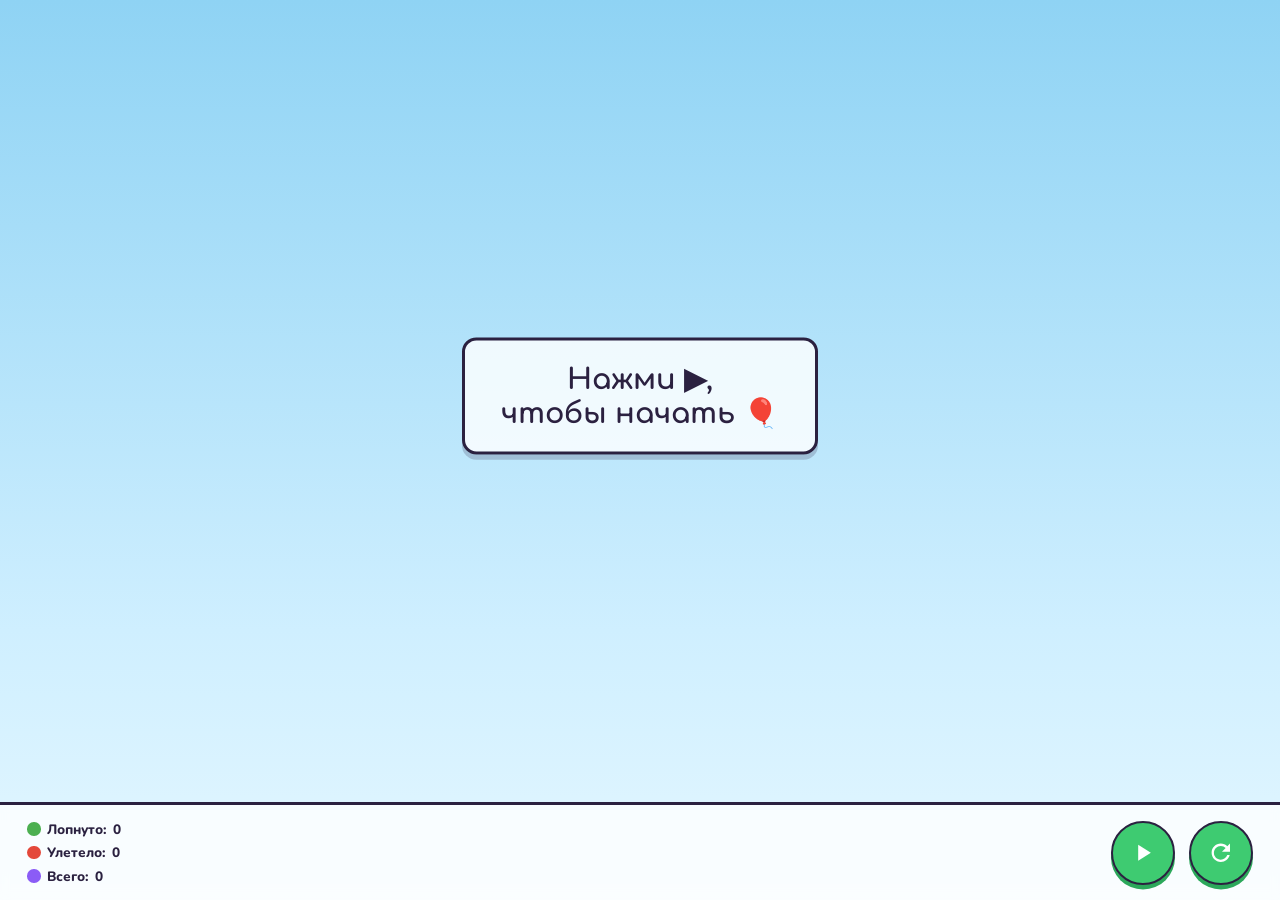
<file: soap_bubbles_game.html>
<!DOCTYPE html>
<html lang="ru">
<head>
<meta charset="UTF-8">
<meta name="viewport" content="width=device-width, initial-scale=1, maximum-scale=1, user-scalable=no, viewport-fit=cover">
<title>Мыльные пузыри</title>
<link href="https://fonts.googleapis.com/css2?family=Comfortaa:wght@500;700&family=Nunito:wght@600;800&display=swap" rel="stylesheet">
<style>
  :root{
    --sky-1:#8FD3F4;
    --sky-2:#CFEFFF;
    --ink:#2B2140;
    --panel:#ffffffcc;
    --green:#3ECB71;
    --green-dark:#2CA85B;
  }
  *{ box-sizing:border-box; -webkit-tap-highlight-color:transparent; }
  html,body{
    margin:0; padding:0;
    width:100%; height:100%;
    overflow:hidden;
    font-family:'Nunito', sans-serif;
    color:var(--ink);
    background:linear-gradient(180deg, var(--sky-1), var(--sky-2) 70%, #E4F7FF 100%);
    touch-action:none;
    -webkit-user-select:none; user-select:none;
    overscroll-behavior:none;
  }
  #stage{
    position:fixed;
    inset:0;
    overflow:hidden;
  }
  .bubble{
    position:absolute;
    top:0; left:0;
    border-radius:50%;
    cursor:pointer;
    will-change:transform;
  }
  .glow{
    position:absolute; inset:0;
    border-radius:50%;
    pointer-events:none;
    background:
      radial-gradient(circle at 32% 26%, rgba(255,255,255,0.95) 0%, rgba(255,255,255,0.55) 8%, rgba(255,255,255,0) 22%),
      radial-gradient(circle at 68% 74%, rgba(255,255,255,0.35) 0%, rgba(255,255,255,0) 18%);
  }
  .confetti{
    position:absolute;
    top:0; left:0;
    pointer-events:none;
    will-change:transform, opacity;
  }
  #hint{
    position:absolute;
    left:50%; top:44%;
    transform:translate(-50%,-50%);
    font-family:'Comfortaa', sans-serif;
    font-weight:700;
    font-size:clamp(1rem, 3.4vmin, 1.8rem);
    color:var(--ink);
    background:var(--panel);
    padding:2.4vmin 4vmin;
    border-radius:1.6vmin;
    border:0.4vmin solid var(--ink);
    box-shadow:0 0.6vmin 0 rgba(43,33,64,0.2);
    text-align:center;
    pointer-events:none;
    transition:opacity .25s ease;
    z-index:4;
  }
  #controls{
    position:fixed;
    left:0; right:0; bottom:0;
    z-index:5;
    display:flex;
    align-items:center;
    justify-content:space-between;
    gap:2vmin;
    padding:1.6vmin 3vmin calc(1.6vmin + env(safe-area-inset-bottom));
    background:var(--panel);
    backdrop-filter:blur(4px);
    border-top:0.4vmin solid var(--ink);
  }
  #stats{
    display:flex;
    flex-direction:column;
    gap:0.5vmin;
    font-weight:800;
    font-size:clamp(0.65rem, 1.7vmin, 0.85rem);
  }
  .stat{ display:flex; align-items:center; gap:0.7vmin; white-space:nowrap; }
  .stat .dot{ width:1.5vmin; height:1.5vmin; min-width:8px; min-height:8px; border-radius:50%; flex:0 0 auto; }
  .dot.pop{ background:#4CAF50; }
  .dot.miss{ background:#E4483A; }
  .dot.total{ background:#8B5CF6; }
  #actions{
    display:flex;
    align-items:center;
    gap:1.6vmin;
  }
  .roundBtn{
    width:7.4vmin; height:7.4vmin;
    min-width:48px; min-height:48px;
    max-width:64px; max-height:64px;
    border-radius:50%;
    border:0.3vmin solid var(--ink);
    background:var(--green);
    display:flex; align-items:center; justify-content:center;
    cursor:pointer;
    box-shadow:0 0.5vmin 0 var(--green-dark);
    transition:transform .1s ease, box-shadow .1s ease;
    padding:0;
  }
  .roundBtn:active{ transform:translateY(0.4vmin); box-shadow:0 0.1vmin 0 var(--green-dark); }
  .roundBtn svg{ width:46%; height:46%; display:block; }
</style>
</head>
<body>
<div id="stage">
  <div id="hint">Нажми ▶,<br>чтобы начать 🎈</div>
</div>
<div id="controls">
  <div id="stats">
    <div class="stat"><span class="dot pop"></span>Лопнуто: <span id="poppedCount">0</span></div>
    <div class="stat"><span class="dot miss"></span>Улетело: <span id="missedCount">0</span></div>
    <div class="stat"><span class="dot total"></span>Всего: <span id="totalCount">0</span></div>
  </div>
  <div id="actions">
    <button id="startBtn" class="roundBtn" aria-label="Старт/Пауза" type="button"></button>
    <button id="restartBtn" class="roundBtn" aria-label="Начать заново" type="button">
      <svg viewBox="0 0 24 24" fill="#ffffff"><path d="M17.65,6.35C16.2,4.9,14.21,4,12,4c-4.42,0-7.99,3.58-7.99,8s3.57,8,7.99,8c3.73,0,6.84-2.55,7.73-6h-2.08c-0.82,2.33-3.04,4-5.65,4c-3.31,0-6-2.69-6-6s2.69-6,6-6c1.66,0,3.14,0.69,4.22,1.78L13,11h7V4L17.65,6.35z"/></svg>
    </button>
  </div>
</div>

<audio id="sndPop" preload="auto" src="[data-uri]"></audio>
<audio id="sndLaugh" preload="auto" src="[data-uri]"></audio>
<audio id="sndFart" preload="auto" src="[data-uri]"></audio>

<script>
(function(){
  "use strict";

  var stage = document.getElementById('stage');
  var hint = document.getElementById('hint');
  var startBtn = document.getElementById('startBtn');
  var restartBtn = document.getElementById('restartBtn');
  var poppedEl = document.getElementById('poppedCount');
  var missedEl = document.getElementById('missedCount');
  var totalEl = document.getElementById('totalCount');

  var PLAY_ICON = '<svg viewBox="0 0 24 24" fill="#ffffff"><path d="M8 5v14l11-7z"/></svg>';
  var PAUSE_ICON = '<svg viewBox="0 0 24 24" fill="#ffffff"><path d="M6 5h4v14H6zM14 5h4v14h-4z"/></svg>';
  startBtn.innerHTML = PLAY_ICON;

  // Берём data:URI прямо из атрибутов <audio> и дальше проигрываем через
  // new Audio(...) — надёжнее, чем cloneNode, и не зависит от того, что
  // скрытые <audio>-теги не вставлены в игровой поток.
  var SOUND_SRC = {
    pop: document.getElementById('sndPop').getAttribute('src'),
    laugh: document.getElementById('sndLaugh').getAttribute('src'),
    fart: document.getElementById('sndFart').getAttribute('src')
  };

  function playSound(key, volume){
    try{
      var a = new Audio(SOUND_SRC[key]);
      a.volume = (volume === undefined) ? 1 : volume;
      var p = a.play();
      if(p && p.catch) p.catch(function(){});
    }catch(e){}
  }

  // Разблокируем аудио по первому пользовательскому жесту (нужно для
  // мобильных браузеров, которые блокируют звук до явного клика/тапа).
  var audioUnlocked = false;
  function unlockAudio(){
    if(audioUnlocked) return;
    audioUnlocked = true;
    Object.keys(SOUND_SRC).forEach(function(key){
      try{
        var a = new Audio(SOUND_SRC[key]);
        a.volume = 0;
        var p = a.play();
        if(p && p.then) p.then(function(){ a.pause(); }).catch(function(){});
      }catch(e){}
    });
  }

  // 7 расцветок пузырей, как в оригинальных префабах Ball1..Ball7.
  // Вариант 7 — "красный", особый: звук "пуканья" вместо смеха.
  var BUBBLE_TYPES = [
    { id:1, c1:'#8FD8FF', c2:'#3FA9E0' },
    { id:2, c1:'#B7F3C4', c2:'#3FC97A' },
    { id:3, c1:'#FFE38F', c2:'#F0B429' },
    { id:4, c1:'#E7B7FF', c2:'#A24BE0' },
    { id:5, c1:'#FFC2E0', c2:'#F0529C' },
    { id:6, c1:'#C4FFF2', c2:'#33C9AE' },
    { id:7, c1:'#FF6B6B', c2:'#DF1020', red:true }
  ];

  var CONFETTI_COLORS = ['#FFD23F','#E4483A','#3FA9E0','#8B5CF6','#3FC97A','#F0529C'];

  var playing = false;
  var spawnTimer = null;
  var bubbles = [];
  var rafId = null;

  var counts = { popped:0, missed:0, total:0 };

  function updateStats(){
    poppedEl.textContent = counts.popped;
    missedEl.textContent = counts.missed;
    totalEl.textContent = counts.total;
  }

  function rand(min, max){ return min + Math.random()*(max-min); }
  function pick(arr){ return arr[Math.floor(Math.random()*arr.length)]; }

  function makeConfetti(x, y, tint){
    var n = 14;
    for(var i=0;i<n;i++){
      // ВАЖНО: все переменные частицы объявлены через let внутри цикла,
      // чтобы каждый requestAnimationFrame-коллбек анимировал СВОЙ элемент,
      // а не общий на всех (иначе все, кроме последней частицы, замирали
      // на экране навсегда).
      let el = document.createElement('div');
      el.className = 'confetti';
      let size = rand(4, 9);
      let isRound = Math.random() < 0.5;
      el.style.width = size+'px';
      el.style.height = (isRound? size : size*1.6)+'px';
      el.style.background = Math.random() < 0.6 ? tint : pick(CONFETTI_COLORS);
      el.style.borderRadius = isRound ? '50%' : '2px';
      stage.appendChild(el);

      let ang = rand(0, Math.PI*2);
      let speed = rand(60, 220);
      let vx = Math.cos(ang)*speed;
      let vy = Math.sin(ang)*speed - rand(40, 120);
      let rot = rand(0, 360);
      let rotSpeed = rand(-540, 540);
      let life = rand(0.6, 1.1);
      let startT = performance.now();

      (function step(){
        let t = (performance.now() - startT)/1000;
        if(t >= life || !el.parentNode){ if(el.parentNode) el.remove(); return; }
        let p = t/life;
        let px = x + vx*t;
        let py = y + vy*t + 0.5*520*t*t;
        rot += rotSpeed*(1/60);
        el.style.transform = 'translate('+px+'px,'+py+'px) rotate('+rot+'deg)';
        el.style.opacity = String(1 - p);
        requestAnimationFrame(step);
      })();
    }
  }

  function Bubble(){
    var size = rand(38, 92);
    var type = pick(BUBBLE_TYPES);
    var stageW = stage.clientWidth;
    var stageH = stage.clientHeight;
    var wobbleAmp = rand(10, 26);
    var margin = size/2 + wobbleAmp + 4;
    var minX = margin;
    var maxX = Math.max(margin, stageW - margin);
    var startX = rand(minX, maxX);

    var el = document.createElement('div');
    el.className = 'bubble';
    el.style.width = size+'px';
    el.style.height = size+'px';
    el.style.background =
      'radial-gradient(circle at 30% 25%, '+shade(type.c1,40)+', '+type.c1+' 45%, '+type.c2+' 100%)';
    el.style.boxShadow =
      'inset 0 -'+(size*0.12)+'px '+(size*0.22)+'px rgba(0,0,0,0.12), 0 '+(size*0.06)+'px '+(size*0.18)+'px rgba(0,60,90,0.18)';
    el.style.opacity = '0.88';

    var glow = document.createElement('div');
    glow.className = 'glow';
    el.appendChild(glow);

    stage.appendChild(el);

    this.el = el;
    this.type = type;
    this.size = size;
    this.startX = startX;
    this.y = stageH + size;
    this.speed = rand(80, 150);                 // px/сек вверх
    this.freq = rand(0.6, 1.6);                 // своя частота покачивания
    this.phase = rand(0, Math.PI*2);            // свой сдвиг фазы
    this.amp = wobbleAmp;
    this.popped = false;
    this.removed = false;
    this.spawnT = performance.now();

    counts.total++;
    updateStats();
  }

  function shade(hex, percent){
    var f = parseInt(hex.slice(1),16);
    var t = percent < 0 ? 0 : 255;
    var p = Math.abs(percent)/100;
    var R = f>>16, G = (f>>8)&0x00FF, B = f&0x0000FF;
    var r = Math.round((t-R)*p)+R;
    var g = Math.round((t-G)*p)+G;
    var b = Math.round((t-B)*p)+B;
    return '#'+(0x1000000 + r*0x10000 + g*0x100 + b).toString(16).slice(1);
  }

  Bubble.prototype.pop = function(){
    if(this.popped || !playing) return;
    this.popped = true;
    counts.popped++;
    updateStats();

    var rect = this.el.getBoundingClientRect();
    var stageRect = stage.getBoundingClientRect();
    var cx = rect.left - stageRect.left + rect.width/2;
    var cy = rect.top - stageRect.top + rect.height/2;

    makeConfetti(cx, cy, this.type.c2);

    playSound('pop', 0.9);
    if(this.type.red){
      playSound('fart', 1.0);
    } else {
      playSound('laugh', 0.85);
    }

    var el = this.el;
    el.style.transition = 'transform .18s ease, opacity .18s ease';
    el.style.transform = el.style.transform + ' scale(1.25)';
    el.style.opacity = '0';
    var self = this;
    setTimeout(function(){
      if(el.parentNode) el.remove();
      self.removed = true;
    }, 190);
  };

  Bubble.prototype.update = function(dt, now){
    if(this.popped) return;
    this.y -= this.speed*dt;
    var t = (now - this.spawnT)/1000;
    var x = this.startX + Math.sin(t*this.freq*Math.PI + this.phase)*this.amp;
    this.el.style.transform = 'translate('+(x - this.size/2)+'px,'+(this.y - this.size/2)+'px)';

    if(this.y + this.size < -20){
      this.removed = true;
      if(this.el.parentNode) this.el.remove();
      counts.missed++;
      updateStats();
    }
  };

  function onBubbleClick(bubble){
    return function(ev){
      ev.preventDefault();
      if(!playing) return;
      bubble.pop();
    };
  }

  var lastTime = null;
  function loop(now){
    if(!playing){ rafId = null; return; }
    if(lastTime === null) lastTime = now;
    var dt = Math.min((now-lastTime)/1000, 0.05);
    lastTime = now;

    for(var i=bubbles.length-1; i>=0; i--){
      var b = bubbles[i];
      b.update(dt, now);
      if(b.removed) bubbles.splice(i,1);
    }
    rafId = requestAnimationFrame(loop);
  }

  function spawnLoop(){
    if(!playing) return;
    var b = new Bubble();
    b.el.addEventListener('pointerdown', onBubbleClick(b));
    bubbles.push(b);
    var delay = rand(500, 1000);
    spawnTimer = setTimeout(spawnLoop, delay);
  }

  function start(){
    unlockAudio();
    playing = true;
    hint.style.opacity = '0';
    startBtn.innerHTML = PAUSE_ICON;
    lastTime = null;
    if(!rafId) rafId = requestAnimationFrame(loop);
    spawnLoop();
  }

  function pause(){
    playing = false;
    startBtn.innerHTML = PLAY_ICON;
    if(spawnTimer){ clearTimeout(spawnTimer); spawnTimer = null; }
  }

  function clearField(){
    for(var i=0;i<bubbles.length;i++){
      if(bubbles[i].el.parentNode) bubbles[i].el.remove();
    }
    bubbles = [];
    var confettiEls = stage.querySelectorAll('.confetti');
    for(var j=0;j<confettiEls.length;j++){ confettiEls[j].remove(); }
  }

  function restart(){
    if(spawnTimer){ clearTimeout(spawnTimer); spawnTimer = null; }
    playing = false;
    clearField();
    counts.popped = 0;
    counts.missed = 0;
    counts.total = 0;
    updateStats();
    start();
  }

  startBtn.addEventListener('click', function(){
    if(playing) pause(); else start();
  });

  restartBtn.addEventListener('click', function(){
    restart();
  });

})();
</script>
</body>
</html>
</file>
<file: racing/style.css>
* {
    box-sizing: border-box;
    margin: 0;
    padding: 0;
    user-select: none;
    -webkit-user-select: none;
    -webkit-touch-callout: none;
}

html, body {
    width: 100%;
    height: 100%;
    overflow: hidden;
    background-color: #080d1a;
    font-family: 'Segoe UI', -apple-system, BlinkMacSystemFont, Roboto, sans-serif;
    touch-action: none;
}

#canvas-container {
    position: absolute;
    top: 0;
    left: 0;
    width: 100%;
    height: 100%;
    z-index: 1;
}

/* Верхняя панель HUD */
#hud-top {
    position: absolute;
    top: env(safe-area-inset-top, 12px);
    left: env(safe-area-inset-left, 16px);
    right: env(safe-area-inset-right, 16px);
    z-index: 10;
    display: flex;
    justify-content: space-between;
    align-items: flex-start;
    pointer-events: none;
}

.hud-panel {
    background: rgba(10, 16, 32, 0.82);
    backdrop-filter: blur(10px);
    -webkit-backdrop-filter: blur(10px);
    border: 1px solid rgba(0, 240, 255, 0.3);
    border-radius: 14px;
    padding: 8px 16px;
    color: #fff;
    box-shadow: 0 4px 20px rgba(0, 0, 0, 0.5);
}

.hud-row {
    display: flex;
    align-items: center;
    gap: 8px;
    font-size: 13px;
    font-weight: 700;
    letter-spacing: 0.5px;
    color: #94a3b8;
}

.hud-val {
    color: #00f0ff;
    font-size: 16px;
    font-weight: 800;
    font-family: 'Courier New', monospace;
}

#pos-panel .pos-big {
    font-size: 32px;
    font-weight: 900;
    color: #ffde59;
    line-height: 1;
    display: inline-block;
    text-shadow: 0 0 10px rgba(255, 222, 89, 0.5);
}

#pos-panel .pos-total {
    font-size: 14px;
    color: #94a3b8;
}

/* Спидометр по центру снизу */
#speedometer-panel {
    position: absolute;
    bottom: calc(env(safe-area-inset-bottom, 12px) + 14px);
    left: 50%;
    transform: translateX(-50%);
    z-index: 10;
    display: flex;
    flex-direction: column;
    align-items: center;
    pointer-events: none;
    background: rgba(10, 16, 32, 0.85);
    backdrop-filter: blur(10px);
    -webkit-backdrop-filter: blur(10px);
    border: 1px solid rgba(0, 240, 255, 0.35);
    border-radius: 18px;
    padding: 8px 24px;
    box-shadow: 0 4px 20px rgba(0, 0, 0, 0.5);
}

#speed-number {
    font-size: 42px;
    font-weight: 900;
    font-family: 'Courier New', monospace;
    color: #ffffff;
    text-shadow: 0 0 14px rgba(0, 240, 255, 0.7);
    line-height: 1;
}

#speed-unit {
    font-size: 11px;
    letter-spacing: 2px;
    color: #64748b;
    margin-top: 2px;
    font-weight: 800;
}

#nitro-bar-container {
    width: 130px;
    height: 7px;
    background: rgba(255, 255, 255, 0.15);
    border-radius: 4px;
    margin-top: 6px;
    overflow: hidden;
}

#nitro-bar {
    width: 100%;
    height: 100%;
    background: linear-gradient(90deg, #ff9900, #00f0ff);
    box-shadow: 0 0 10px #00f0ff;
    transition: width 0.08s linear;
}

/* Мини-карта */
#minimap-container {
    position: absolute;
    top: calc(env(safe-area-inset-top, 12px) + 72px);
    right: env(safe-area-inset-right, 16px);
    width: 110px;
    height: 110px;
    background: rgba(10, 16, 32, 0.85);
    backdrop-filter: blur(8px);
    border: 1px solid rgba(0, 240, 255, 0.3);
    border-radius: 50%;
    overflow: hidden;
    z-index: 10;
    pointer-events: none;
    box-shadow: 0 4px 15px rgba(0,0,0,0.5);
}

#minimap-canvas {
    width: 100%;
    height: 100%;
}

/* --- ВИРТУАЛЬНЫЙ АНАЛОГОВЫЙ ДЖОЙСТИК --- */
#joystick-zone {
    position: absolute;
    bottom: calc(env(safe-area-inset-bottom, 12px) + 12px);
    left: calc(env(safe-area-inset-left, 16px) + 12px);
    width: 160px;
    height: 160px;
    z-index: 25;
    pointer-events: auto;
    touch-action: none;
    display: flex;
    justify-content: center;
    align-items: center;
}

#joystick-base {
    position: relative;
    width: 136px;
    height: 136px;
    border-radius: 50%;
    background: radial-gradient(circle, rgba(0, 240, 255, 0.12) 0%, rgba(13, 22, 44, 0.75) 70%);
    border: 2px solid rgba(0, 240, 255, 0.5);
    box-shadow: 0 0 25px rgba(0, 240, 255, 0.25), inset 0 0 15px rgba(0, 240, 255, 0.15);
    backdrop-filter: blur(8px);
    -webkit-backdrop-filter: blur(8px);
    display: flex;
    justify-content: center;
    align-items: center;
}

.joy-hint {
    position: absolute;
    font-size: 11px;
    font-weight: 800;
    color: rgba(255, 255, 255, 0.5);
    letter-spacing: 0.5px;
    pointer-events: none;
}
.joy-hint-up { top: 6px; }
.joy-hint-down { bottom: 6px; }
.joy-hint-left { left: 8px; }
.joy-hint-right { right: 8px; }

#joystick-knob {
    width: 58px;
    height: 58px;
    border-radius: 50%;
    background: radial-gradient(circle at 35% 35%, #5eead4, #0284c7);
    border: 2px solid #ffffff;
    box-shadow: 0 4px 15px rgba(0, 0, 0, 0.6), 0 0 18px rgba(0, 240, 255, 0.8);
    position: absolute;
    top: calc(50% - 29px);
    left: calc(50% - 29px);
    transform: translate(0, 0);
    pointer-events: none;
    transition: transform 0.05s ease-out;
}

#joystick-knob::after {
    content: "🕹️";
    display: flex;
    justify-content: center;
    align-items: center;
    height: 100%;
    font-size: 20px;
}

/* --- ПРАВАЯ ЗОНА УПРАВЛЕНИЯ: НИТРО И ТОРМОЗ --- */
#right-actions-zone {
    position: absolute;
    bottom: calc(env(safe-area-inset-bottom, 12px) + 16px);
    right: calc(env(safe-area-inset-right, 16px) + 16px);
    z-index: 25;
    display: flex;
    align-items: flex-end;
    gap: 16px;
    pointer-events: auto;
}

.action-btn {
    border-radius: 50%;
    display: flex;
    flex-direction: column;
    justify-content: center;
    align-items: center;
    color: #ffffff;
    font-weight: 900;
    cursor: pointer;
    touch-action: none;
    backdrop-filter: blur(8px);
    -webkit-backdrop-filter: blur(8px);
    transition: transform 0.08s ease, box-shadow 0.08s ease;
}

.action-btn:active, .action-btn.active {
    transform: scale(0.92);
}

#btn-nitro {
    width: 82px;
    height: 82px;
    background: radial-gradient(circle at 35% 30%, #ffbe3b, #ea580c);
    border: 3px solid #ffedd5;
    box-shadow: 0 4px 20px rgba(0, 0, 0, 0.5), 0 0 25px rgba(255, 140, 0, 0.7);
    font-size: 28px;
}

#btn-nitro .btn-label {
    font-size: 11px;
    letter-spacing: 1px;
    margin-top: -2px;
    text-shadow: 0 1px 3px rgba(0,0,0,0.8);
}

#btn-nitro:active, #btn-nitro.active {
    box-shadow: 0 0 35px rgba(255, 150, 0, 1.0);
}

#btn-brake {
    width: 66px;
    height: 66px;
    background: radial-gradient(circle at 35% 30%, #f87171, #b91c1c);
    border: 2px solid #fee2e2;
    box-shadow: 0 4px 15px rgba(0, 0, 0, 0.5), 0 0 15px rgba(239, 68, 68, 0.5);
    font-size: 18px;
}

#btn-brake .btn-label {
    font-size: 10px;
    letter-spacing: 0.5px;
    text-shadow: 0 1px 3px rgba(0,0,0,0.8);
}

#btn-brake:active, #btn-brake.active {
    box-shadow: 0 0 25px rgba(239, 68, 68, 0.9);
}

/* Кнопки быстрого действия (Меню, Камера, Звук, Экран) */
#quick-actions {
    position: absolute;
    top: calc(env(safe-area-inset-top, 12px) + 8px);
    left: 50%;
    transform: translateX(-50%);
    z-index: 25;
    display: flex;
    gap: 8px;
}

.small-btn {
    background: rgba(10, 16, 32, 0.85);
    border: 1px solid rgba(255, 255, 255, 0.25);
    color: #f1f5f9;
    padding: 7px 14px;
    border-radius: 20px;
    font-size: 12px;
    font-weight: 700;
    cursor: pointer;
    backdrop-filter: blur(6px);
    pointer-events: auto;
    transition: all 0.15s ease;
    text-shadow: 0 1px 2px rgba(0,0,0,0.5);
}

.small-btn:active {
    background: #00f0ff;
    color: #080d1a;
    border-color: #00f0ff;
}

/* Оверлей старта и финиша */
#overlay-screen {
    position: absolute;
    top: 0;
    left: 0;
    width: 100%;
    height: 100%;
    background: rgba(8, 13, 26, 0.9);
    backdrop-filter: blur(12px);
    -webkit-backdrop-filter: blur(12px);
    z-index: 50;
    display: flex;
    flex-direction: column;
    justify-content: center;
    align-items: center;
    color: #fff;
    text-align: center;
    padding: 16px;
    overflow-y: auto;
}

#overlay-screen.hidden {
    display: none;
}

#overlay-screen h1 {
    font-size: 34px;
    font-weight: 900;
    letter-spacing: 2px;
    color: #00f0ff;
    text-shadow: 0 0 22px rgba(0, 240, 255, 0.8);
    margin-bottom: 8px;
}

#overlay-screen p {
    font-size: 14px;
    color: #cbd5e1;
    max-width: 480px;
    line-height: 1.4;
    margin-bottom: 16px;
}

/* Выбор трассы */
.track-select-container {
    margin-bottom: 20px;
    display: flex;
    flex-direction: column;
    align-items: center;
    gap: 8px;
}

.track-select-title {
    font-size: 12px;
    letter-spacing: 1.5px;
    color: #94a3b8;
    font-weight: 800;
}

.track-buttons {
    display: flex;
    gap: 12px;
    flex-wrap: wrap;
    justify-content: center;
}

.track-btn {
    background: rgba(15, 23, 42, 0.8);
    border: 2px solid rgba(255, 255, 255, 0.2);
    border-radius: 16px;
    padding: 10px 18px;
    color: #fff;
    cursor: pointer;
    display: flex;
    flex-direction: column;
    align-items: center;
    gap: 4px;
    transition: all 0.15s ease;
    min-width: 170px;
}

.track-btn.active {
    border-color: #00f0ff;
    background: rgba(0, 240, 255, 0.15);
    box-shadow: 0 0 20px rgba(0, 240, 255, 0.4);
    transform: scale(1.03);
}

.track-badge {
    font-size: 10px;
    font-weight: 900;
    padding: 2px 8px;
    border-radius: 8px;
    letter-spacing: 0.5px;
}
.track-badge.easy {
    background: rgba(16, 185, 129, 0.25);
    color: #34d399;
    border: 1px solid #10b981;
}
.track-badge.hard {
    background: rgba(239, 68, 68, 0.25);
    color: #f87171;
    border: 1px solid #ef4444;
}

.track-name {
    font-size: 14px;
    font-weight: 800;
}

.track-desc {
    font-size: 11px;
    color: #94a3b8;
}

/* Выбор цвета машинки игрока */
.color-select-container {
    margin-bottom: 20px;
    display: flex;
    flex-direction: column;
    align-items: center;
    gap: 8px;
}

.color-select-title {
    font-size: 12px;
    letter-spacing: 1.5px;
    color: #94a3b8;
    font-weight: 800;
}

.color-buttons {
    display: flex;
    gap: 14px;
    justify-content: center;
    align-items: center;
}

.color-btn {
    width: 36px;
    height: 36px;
    border-radius: 50%;
    background-color: var(--c);
    border: 3px solid rgba(255, 255, 255, 0.25);
    cursor: pointer;
    outline: none;
    transition: all 0.15s ease;
    box-shadow: 0 4px 10px rgba(0, 0, 0, 0.4);
}

.color-btn:hover {
    transform: scale(1.15);
}

.color-btn.active {
    border-color: #ffffff;
    transform: scale(1.28);
    box-shadow: 0 0 16px var(--c), 0 4px 12px rgba(0, 0, 0, 0.6);
}

.start-btn {
    background: linear-gradient(135deg, #00f0ff, #0077ff);
    color: #060913;
    font-size: 20px;
    font-weight: 900;
    padding: 14px 48px;
    border: none;
    border-radius: 30px;
    cursor: pointer;
    box-shadow: 0 0 30px rgba(0, 240, 255, 0.7);
    transition: transform 0.1s ease, box-shadow 0.1s ease;
}

.start-btn:active {
    transform: scale(0.95);
    box-shadow: 0 0 15px rgba(0, 240, 255, 0.9);
}

.controls-hint {
    margin-top: 18px;
    font-size: 12px;
    color: #94a3b8;
    display: flex;
    flex-direction: column;
    gap: 4px;
    align-items: center;
}

/* Оповещения по центру */
#center-banner {
    position: absolute;
    top: 35%;
    left: 50%;
    transform: translate(-50%, -50%);
    font-size: 38px;
    font-weight: 900;
    color: #ffde59;
    text-shadow: 0 0 20px rgba(255, 222, 89, 0.8), 0 4px 10px rgba(0,0,0,0.8);
    pointer-events: none;
    z-index: 30;
    opacity: 0;
    transition: opacity 0.3s ease, transform 0.3s ease;
    white-space: nowrap;
}

#center-banner.show {
    opacity: 1;
    transform: translate(-50%, -50%) scale(1.08);
}

/* Окно паузы */
#pause-screen {
    position: absolute;
    top: 0;
    left: 0;
    width: 100%;
    height: 100%;
    background: rgba(8, 13, 26, 0.9);
    backdrop-filter: blur(12px);
    -webkit-backdrop-filter: blur(12px);
    z-index: 55;
    display: flex;
    flex-direction: column;
    justify-content: center;
    align-items: center;
    color: #fff;
    text-align: center;
    padding: 20px;
}

#pause-screen.hidden {
    display: none;
}

#pause-screen h2 {
    font-size: 34px;
    font-weight: 900;
    letter-spacing: 2px;
    color: #ffde59;
    text-shadow: 0 0 20px rgba(255, 222, 89, 0.7);
    margin-bottom: 24px;
}

.pause-buttons {
    display: flex;
    flex-direction: column;
    gap: 14px;
    width: 260px;
    max-width: 90%;
}

.menu-action-btn {
    background: rgba(30, 41, 59, 0.85);
    border: 1px solid rgba(255, 255, 255, 0.25);
    color: #f8fafc;
    font-size: 16px;
    font-weight: 800;
    padding: 14px 24px;
    border-radius: 30px;
    cursor: pointer;
    transition: all 0.15s ease;
}

.menu-action-btn:active {
    background: #00f0ff;
    color: #080d1a;
    transform: scale(0.96);
}

/* Подсказка повернуть экран в вертикальном режиме */
#portrait-rotate-notice {
    display: none;
}

@media (orientation: portrait) {
    #portrait-rotate-notice {
        display: flex;
        position: absolute;
        top: calc(env(safe-area-inset-top, 12px) + 55px);
        left: 50%;
        transform: translateX(-50%);
        background: rgba(13, 20, 36, 0.9);
        border: 1px solid rgba(0, 240, 255, 0.4);
        border-radius: 20px;
        padding: 6px 16px;
        color: #ffde59;
        font-size: 12px;
        font-weight: 800;
        z-index: 40;
        align-items: center;
        gap: 8px;
        box-shadow: 0 4px 15px rgba(0,0,0,0.6);
        pointer-events: none;
        animation: pulseRotate 2s infinite ease-in-out;
    }

    @keyframes pulseRotate {
        0%, 100% { transform: translateX(-50%) scale(1); }
        50% { transform: translateX(-50%) scale(1.05); }
    }

    #minimap-container {
        top: calc(env(safe-area-inset-top, 12px) + 95px);
        width: 85px;
        height: 85px;
    }

    #speedometer-panel {
        bottom: calc(env(safe-area-inset-bottom, 12px) + 160px);
    }

    #joystick-zone {
        bottom: calc(env(safe-area-inset-bottom, 12px) + 12px);
        left: 10px;
        width: 140px;
        height: 140px;
    }

    #joystick-base {
        width: 120px;
        height: 120px;
    }

    #right-actions-zone {
        bottom: calc(env(safe-area-inset-bottom, 12px) + 14px);
        right: 10px;
        gap: 12px;
    }

    #btn-nitro {
        width: 70px;
        height: 70px;
        font-size: 24px;
    }

    #btn-brake {
        width: 56px;
        height: 56px;
    }
}
</file>
